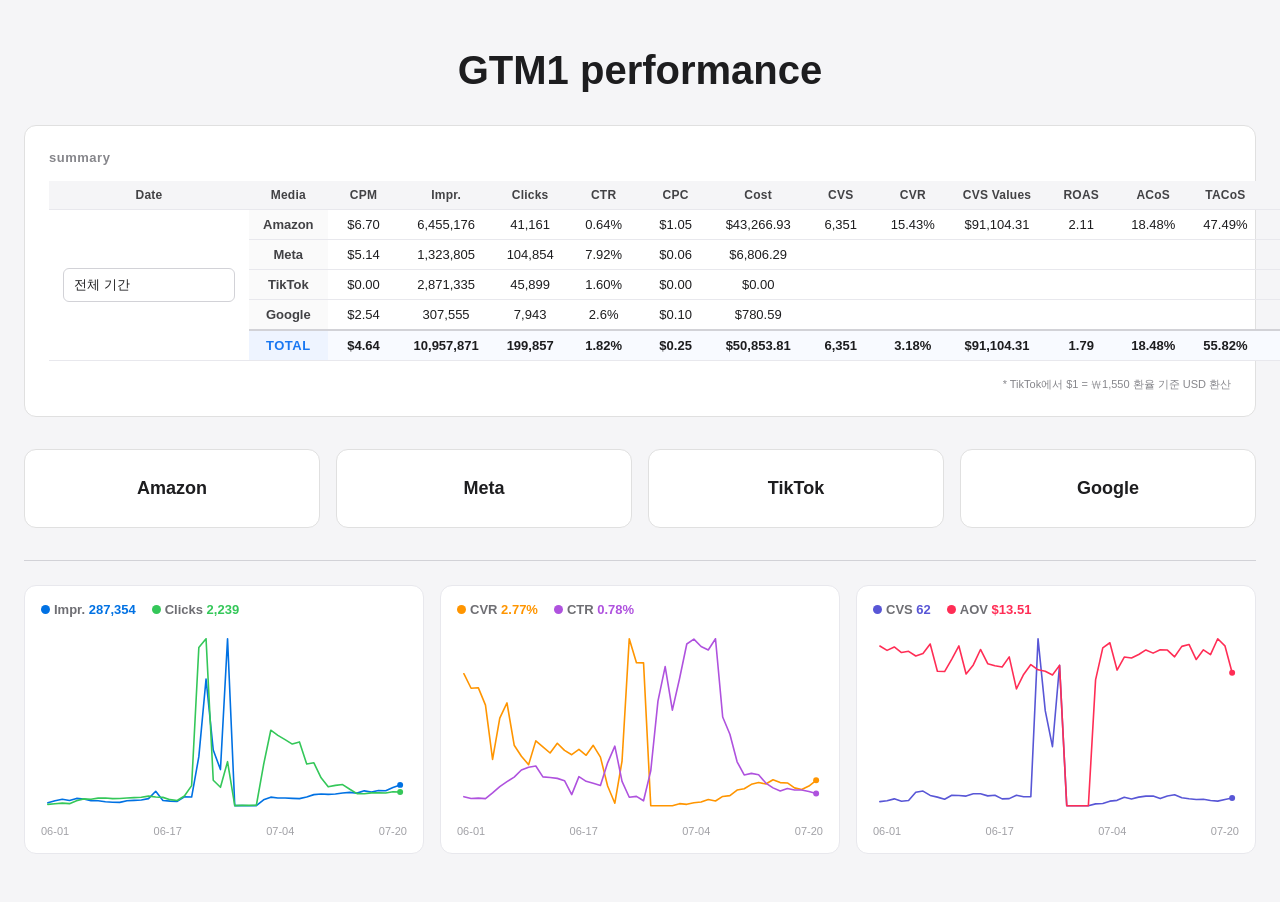
<file: index.html>
<!DOCTYPE html>
<html lang="ko">
<head>
  <meta charset="UTF-8">
  <meta name="viewport" content="width=device-width, initial-scale=1.0">
  <title>GTM1_퍼포먼스</title>
  <link rel="stylesheet" href="shared/kpi-summary.css">
  <style>
    * { margin: 0; padding: 0; box-sizing: border-box; }
    body {
      font-family: -apple-system, BlinkMacSystemFont, "Segoe UI", Roboto, sans-serif;
      background-color: #f5f5f7;
      color: #1d1d1f;
      min-height: 100vh;
      padding: 48px 24px;
    }
    .container { max-width: 1800px; margin: 0 auto; }
    h1 {
      font-size: 2.5rem;
      font-weight: 700;
      margin-bottom: 32px;
      text-align: center;
    }
    .pm-load-error {
      margin-bottom: 16px;
      padding: 12px 14px;
      border-radius: 10px;
      background: #fff2f2;
      color: #b42318;
      font-size: 0.875rem;
      line-height: 1.5;
      display: none;
      white-space: pre-wrap;
    }
    .pm-load-error.is-visible { display: block; }
    .summary-box {
      background: #fff;
      border: 1px solid #e0e0e0;
      border-radius: 12px;
      padding: 24px;
      margin-bottom: 32px;
    }
    .summary-label {
      font-size: 0.8125rem;
      font-weight: 600;
      text-transform: lowercase;
      letter-spacing: 0.04em;
      color: #86868b;
      margin-bottom: 16px;
    }
    .summary-content .kpi-summary-section {
      margin-bottom: 0;
      border: none;
      border-radius: 0;
      background: transparent;
    }
    .summary-kpi-footnote {
      margin-top: 12px;
      text-align: right;
      font-size: 0.6875rem;
      color: #86868b;
    }
    .platform-nav {
      display: grid;
      grid-template-columns: repeat(4, 1fr);
      gap: 16px;
    }
    .platform-card {
      display: flex;
      align-items: center;
      justify-content: center;
      background: #fff;
      border: 1px solid #e0e0e0;
      border-radius: 12px;
      padding: 28px 16px;
      font-size: 1.125rem;
      font-weight: 600;
      color: #1d1d1f;
      text-decoration: none;
      transition: box-shadow 0.2s, transform 0.2s, border-color 0.2s;
    }
    .platform-card:hover {
      box-shadow: 0 4px 16px rgba(0, 0, 0, 0.08);
      transform: translateY(-2px);
      border-color: #c8c8cc;
    }
    .platform-card.meta:hover {
      border-color: #1877f2;
      box-shadow: 0 4px 20px rgba(24, 119, 242, 0.15);
    }
    .pm-divider {
      border: none;
      border-top: 1px solid #d2d2d7;
      margin: 32px 0 24px;
    }
    .pm-charts {
      margin-top: 0;
    }
    .pm-charts-row {
      display: grid;
      grid-template-columns: repeat(3, 1fr);
      gap: 16px;
    }
    .pm-chart {
      min-width: 0;
      min-height: 260px;
      border: 1px solid #e8e8ed;
      border-radius: 12px;
      background: #fff;
      padding: 16px;
      display: flex;
      flex-direction: column;
    }
    .pm-chart-head {
      display: flex;
      flex-wrap: wrap;
      gap: 6px 16px;
      margin-bottom: 8px;
    }
    .pm-chart-legend-item {
      font-size: 0.8125rem;
      font-weight: 600;
      color: #6e6e73;
      white-space: nowrap;
    }
    .pm-legend-dot {
      display: inline-block;
      width: 9px;
      height: 9px;
      border-radius: 50%;
      margin-right: 4px;
      vertical-align: baseline;
    }
    .pm-chart svg {
      display: block;
      width: 100%;
      height: 180px;
      flex: 1;
      overflow: visible;
      cursor: crosshair;
    }
    .pm-chart-dates {
      display: flex;
      justify-content: space-between;
      font-size: 0.6875rem;
      color: #a1a1a6;
      margin-top: 6px;
    }
    .pm-chart-empty {
      display: flex;
      align-items: center;
      justify-content: center;
      flex: 1;
      font-size: 0.875rem;
      color: #86868b;
    }
    .pm-chart-tip {
      position: fixed;
      z-index: 1000;
      padding: 6px 9px;
      background: #1d1d1f;
      color: #fff;
      border-radius: 6px;
      font-size: 0.75rem;
      line-height: 1.6;
      white-space: nowrap;
      box-shadow: 0 6px 18px rgba(0, 0, 0, 0.25);
      opacity: 0;
      visibility: hidden;
      transition: opacity 0.1s ease;
      pointer-events: none;
    }
    .pm-chart-tip.visible {
      opacity: 1;
      visibility: visible;
    }
    .pm-chart-tip .tip-date {
      color: #c7c7cc;
      margin-bottom: 2px;
    }
    .pm-chart-tip .tip-dot {
      display: inline-block;
      width: 7px;
      height: 7px;
      border-radius: 50%;
      margin-right: 4px;
      vertical-align: baseline;
    }
    @media (max-width: 768px) {
      .platform-nav { grid-template-columns: repeat(2, 1fr); }
      .pm-charts-row { grid-template-columns: 1fr; }
    }
    @media (max-width: 480px) {
      .platform-nav { grid-template-columns: 1fr; }
      h1 { font-size: 2rem; }
    }
  </style>
</head>
<body>
  <div class="container">
    <h1>GTM1 performance</h1>

    <div class="pm-load-error" id="pm-load-error" role="alert"></div>

    <section class="summary-box" aria-label="summary">
      <h2 class="summary-label">summary</h2>
      <div class="summary-content" id="pm-kpi-summary-root"></div>
      <p class="summary-kpi-footnote">* TikTok에서 $1 = ₩1,550 환율 기준 USD 환산</p>
    </section>

    <nav class="platform-nav" aria-label="플랫폼 선택">
      <a href="Amazon.html" class="platform-card">Amazon</a>
      <a href="Meta.html" class="platform-card meta">Meta</a>
      <a href="TikTok.html" class="platform-card">TikTok</a>
      <a href="Google.html" class="platform-card">Google</a>
    </nav>

    <hr class="pm-divider">

    <section class="pm-charts" aria-label="차트">
      <div class="pm-charts-row">
        <div class="pm-chart" id="pm-chart-1"></div>
        <div class="pm-chart" id="pm-chart-2"></div>
        <div class="pm-chart" id="pm-chart-3"></div>
      </div>
    </section>
  </div>

  <script src="Amazon/data.js"></script>
  <script src="Meta/data.js"></script>
  <script src="TikTok/data.js"></script>
  <script src="Google/data.js"></script>
  <script src="shared/data-loader.js"></script>
  <script src="shared/column-resolver.js"></script>
  <script src="shared/chart-axis-dates.js"></script>
  <script src="shared/date-range-picker.js"></script>
  <script src="shared/kpi-summary.js"></script>
  <script src="shared/pm-kpi-engine.js"></script>
  <script>
    const pmLoadError = document.getElementById("pm-load-error");

    function showPmLoadError(message) {
      if (!pmLoadError) return;
      pmLoadError.textContent = message || "";
      pmLoadError.classList.toggle("is-visible", Boolean(message));
    }

    mountKpiSummary("pm-kpi-summary-root", "pm", {
      typeRows: ["Amazon", "Meta", "TikTok", "Google", "TOTAL"],
      typeColumnLabel: "Media"
    });

    function escapeHtml(str) {
      return String(str ?? "").replace(/[&<>"']/g, (ch) => ({
        "&": "&amp;", "<": "&lt;", ">": "&gt;", '"': "&quot;", "'": "&#39;"
      }[ch]));
    }

    const pmFmtInt = (v) => Math.round(Number(v || 0)).toLocaleString();
    const pmFmtPct = (v) => `${(Number(v || 0) * 100).toFixed(2)}%`;
    const pmFmtUsd = (v) => `$${Number(v || 0).toLocaleString(undefined, { minimumFractionDigits: 2, maximumFractionDigits: 2 })}`;

    const PM_CHART_DEFS = [
      {
        id: "pm-chart-1",
        metrics: [
          { key: "impr", label: "Impr.", color: "#0071e3", fmt: pmFmtInt },
          { key: "clicks", label: "Clicks", color: "#34c759", fmt: pmFmtInt }
        ]
      },
      {
        id: "pm-chart-2",
        metrics: [
          { key: "cvr", label: "CVR", color: "#ff9500", fmt: pmFmtPct },
          { key: "ctr", label: "CTR", color: "#af52de", fmt: pmFmtPct }
        ]
      },
      {
        id: "pm-chart-3",
        metrics: [
          { key: "cvs", label: "CVS", color: "#5856d6", fmt: pmFmtInt },
          { key: "aov", label: "AOV", color: "#ff2d55", fmt: pmFmtUsd }
        ]
      }
    ];

    const PM_SPARK = { W: 320, H: 170, padX: 6, padY: 12 };
    let pmChartSeries = [];

    function pmMetricYFn(series, metric) {
      const vals = series.map((r) => Number(r[metric.key] || 0));
      const max = Math.max(...vals, 0);
      const min = Math.min(...vals, 0);
      const range = max - min || 1;
      const innerH = PM_SPARK.H - PM_SPARK.padY * 2;
      return (v) => PM_SPARK.padY + innerH - ((v - min) / range) * innerH;
    }

    function pmXAt(index, n) {
      if (n <= 1) return PM_SPARK.W / 2;
      const innerW = PM_SPARK.W - PM_SPARK.padX * 2;
      return PM_SPARK.padX + (index / (n - 1)) * innerW;
    }

    function buildPmChartSvg(series, metrics) {
      const { W, H, padY } = PM_SPARK;
      const n = series.length;
      const markerLine = `<line class="pm-marker-line" x1="0" y1="${padY}" x2="0" y2="${H - padY}" stroke="#c7c7cc" stroke-width="1" stroke-dasharray="3 3" vector-effect="non-scaling-stroke" opacity="0"></line>`;
      let inner = "";

      metrics.forEach((metric, mi) => {
        const vals = series.map((r) => Number(r[metric.key] || 0));
        const yAt = pmMetricYFn(series, metric);
        if (n === 1) {
          inner += `<circle cx="${pmXAt(0, n).toFixed(1)}" cy="${yAt(vals[0]).toFixed(1)}" r="3" fill="${metric.color}"></circle>`;
        } else {
          const pts = vals.map((v, i) => `${pmXAt(i, n).toFixed(1)},${yAt(v).toFixed(1)}`);
          inner += `<path d="M${pts.join(" L")}" fill="none" stroke="${metric.color}" stroke-width="1.6" stroke-linejoin="round" stroke-linecap="round" vector-effect="non-scaling-stroke"></path>`;
          inner += `<circle cx="${pmXAt(n - 1, n).toFixed(1)}" cy="${yAt(vals[n - 1]).toFixed(1)}" r="2.6" fill="${metric.color}" vector-effect="non-scaling-stroke"></circle>`;
        }
        inner += `<circle class="pm-marker-dot" data-line="${mi}" cx="0" cy="0" r="3.2" fill="#fff" stroke="${metric.color}" stroke-width="1.6" vector-effect="non-scaling-stroke" opacity="0"></circle>`;
      });

      return `<svg viewBox="0 0 ${W} ${H}" preserveAspectRatio="none">${markerLine}${inner}</svg>`;
    }

    function renderPmCharts() {
      const range = window.KpiSummary ? window.KpiSummary.getDateRange() : { start: "", end: "" };
      const series = (window.PmKpiEngine && window.PmKpiEngine.buildPmDailySeries)
        ? window.PmKpiEngine.buildPmDailySeries(range.start, range.end)
        : [];
      pmChartSeries = series;

      PM_CHART_DEFS.forEach((def) => {
        const el = document.getElementById(def.id);
        if (!el) return;
        if (!series.length) {
          el.innerHTML = `<div class="pm-chart-empty">데이터가 없습니다.</div>`;
          return;
        }
        const legend = def.metrics.map((m) => {
          const latest = Number(series[series.length - 1][m.key] || 0);
          return `<span class="pm-chart-legend-item"><span class="pm-legend-dot" style="background:${m.color}"></span>${escapeHtml(m.label)} <strong style="color:${m.color}">${escapeHtml(m.fmt(latest))}</strong></span>`;
        }).join("");
        el.innerHTML = [
          `<div class="pm-chart-head">${legend}</div>`,
          buildPmChartSvg(series, def.metrics),
          window.PerformanceChartAxis.buildAxisDatesHtml(series, "pm-chart-dates", escapeHtml)
        ].join("");
      });
    }

    (function initPmChartHover() {
      let tip = null;
      const getTip = () => {
        if (!tip) {
          tip = document.createElement("div");
          tip.className = "pm-chart-tip";
          document.body.appendChild(tip);
        }
        return tip;
      };
      const clearMarkers = () => {
        document.querySelectorAll(".pm-chart .pm-marker-line, .pm-chart .pm-marker-dot")
          .forEach((el) => el.setAttribute("opacity", "0"));
      };
      const hide = () => {
        if (tip) tip.classList.remove("visible");
        clearMarkers();
      };
      const defById = (id) => PM_CHART_DEFS.find((d) => d.id === id);

      document.addEventListener("mousemove", (e) => {
        const chart = e.target.closest ? e.target.closest(".pm-chart") : null;
        if (!chart) { hide(); return; }
        const def = defById(chart.id);
        const series = pmChartSeries;
        if (!def || !series || !series.length) { hide(); return; }
        const svg = chart.querySelector("svg");
        if (!svg) { hide(); return; }

        const rect = svg.getBoundingClientRect();
        if (!rect.width) { hide(); return; }
        let ratio = (e.clientX - rect.left) / rect.width;
        ratio = Math.max(0, Math.min(1, ratio));
        const n = series.length;
        const index = n <= 1 ? 0 : Math.round(ratio * (n - 1));
        const row = series[index];
        if (!row) { hide(); return; }

        clearMarkers();
        const mx = pmXAt(index, n);
        const line = svg.querySelector(".pm-marker-line");
        if (line) {
          line.setAttribute("x1", mx.toFixed(1));
          line.setAttribute("x2", mx.toFixed(1));
          line.setAttribute("opacity", "0.7");
        }
        def.metrics.forEach((metric, mi) => {
          const yAt = pmMetricYFn(series, metric);
          const my = yAt(Number(row[metric.key] || 0));
          const dot = svg.querySelector(`.pm-marker-dot[data-line="${mi}"]`);
          if (dot) {
            dot.setAttribute("cx", mx.toFixed(1));
            dot.setAttribute("cy", my.toFixed(1));
            dot.setAttribute("opacity", "1");
          }
        });

        const el = getTip();
        const rowsHtml = def.metrics.map((m) =>
          `<div><span class="tip-dot" style="background:${m.color}"></span>${escapeHtml(m.label)} <strong>${escapeHtml(m.fmt(Number(row[m.key] || 0)))}</strong></div>`
        ).join("");
        el.innerHTML = `<div class="tip-date">${escapeHtml(row.date)}</div>${rowsHtml}`;
        el.classList.add("visible");
        const tipRect = el.getBoundingClientRect();
        let left = e.clientX + 14;
        if (left + tipRect.width > window.innerWidth - 8) left = e.clientX - tipRect.width - 14;
        if (left < 8) left = 8;
        let top = e.clientY - tipRect.height - 12;
        if (top < 8) top = e.clientY + 16;
        el.style.left = `${left}px`;
        el.style.top = `${top}px`;
      });

      window.addEventListener("scroll", hide, true);
    })();

    if (window.KpiSummary) {
      window.KpiSummary.onDateChange = () => {
        if (window.PmKpiEngine) window.PmKpiEngine.refreshPmKpiSummary();
        renderPmCharts();
      };
    }

    async function initPmPage() {
      showPmLoadError("");
      if (!window.PmKpiEngine) return;
      try {
        await window.PmKpiEngine.initPmKpiSummary();
        renderPmCharts();
      } catch (error) {
        showPmLoadError(error && error.message ? error.message : String(error));
      }
    }

    initPmPage();
  </script>
</body>
</html>
</file>
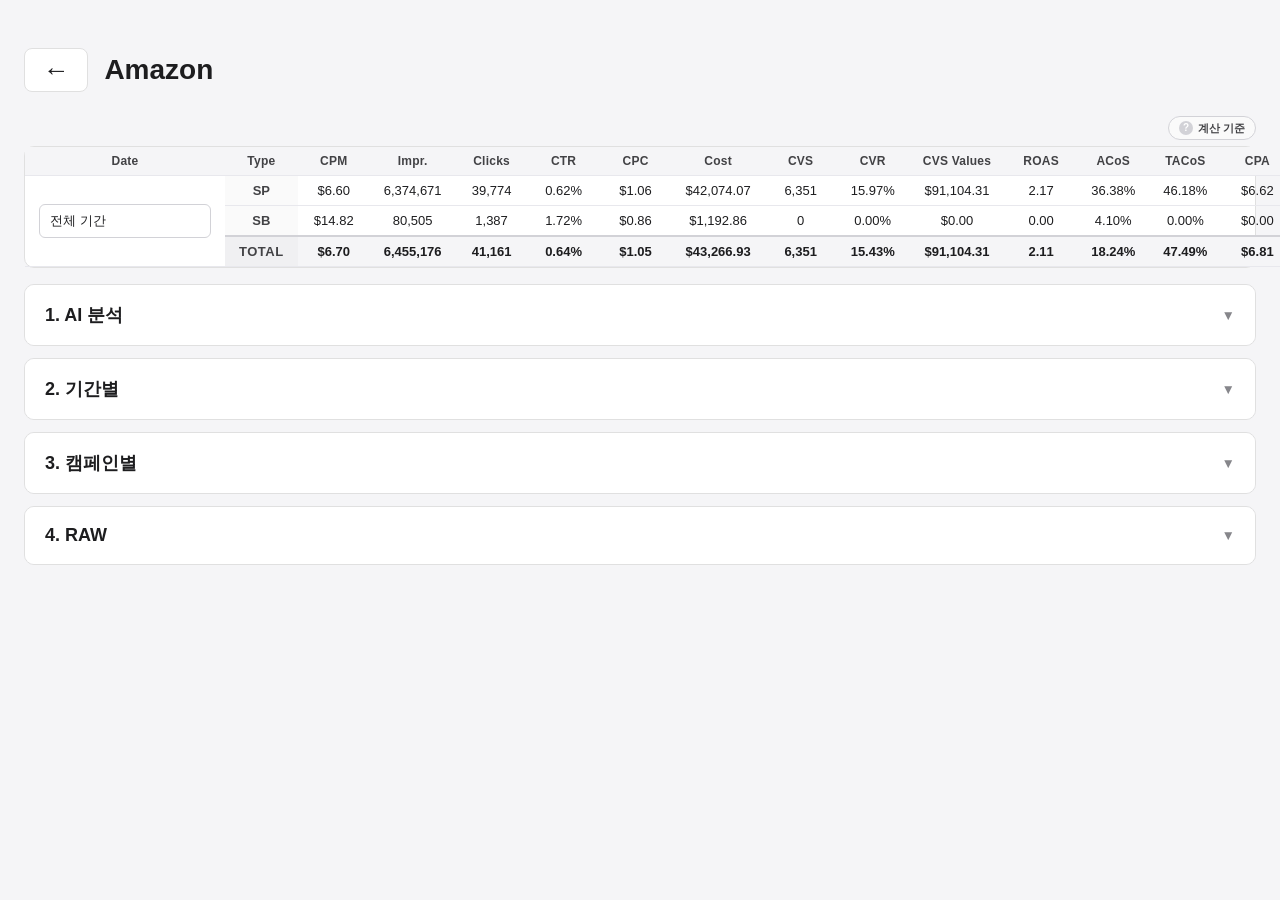
<file: Amazon.html>
<!DOCTYPE html>
<html lang="ko">
<head>
  <meta charset="UTF-8">
  <meta name="viewport" content="width=device-width, initial-scale=1.0">
  <title>Amazon · GTM1_퍼포먼스</title>
  <style>
    * {
      margin: 0;
      padding: 0;
      box-sizing: border-box;
    }

    body {
      font-family: -apple-system, BlinkMacSystemFont, "Segoe UI", Roboto, sans-serif;
      background-color: #f5f5f7;
      color: #1d1d1f;
      min-height: 100vh;
      padding: 48px 24px;
    }

    .container {
      max-width: 1800px;
      margin: 0 auto;
    }

    h1 {
      font-size: 2.5rem;
      font-weight: 700;
      margin-bottom: 40px;
      text-align: center;
    }

    .page-header {
      display: flex;
      align-items: center;
      justify-content: space-between;
      margin-bottom: 24px;
      gap: 16px;
    }

    .page-header-left {
      display: flex;
      align-items: center;
      gap: 16px;
    }

    .back-link {
      display: inline-flex;
      align-items: center;
      justify-content: center;
      gap: 6px;
      font-size: 1.65rem;
      font-weight: 900;
      line-height: 1;
      color: #1d1d1f;
      text-decoration: none;
      padding: 8px 18px;
      border-radius: 8px;
      background: #fff;
      border: 1px solid #e0e0e0;
      transition: background 0.2s;
    }

    .back-link:hover {
      background: #f5f5f7;
    }

    .page-title {
      font-size: 1.75rem;
      font-weight: 700;
      margin-bottom: 0;
      text-align: left;
    }

    .meta-page-content {
      display: flex;
      flex-direction: column;
      gap: 12px;
    }

    .meta-accordion {
      background: #fff;
      border: 1px solid #e0e0e0;
      border-radius: 10px;
      overflow: hidden;
    }

    .meta-accordion-header {
      width: 100%;
      display: flex;
      align-items: center;
      justify-content: space-between;
      padding: 18px 20px;
      background: #fff;
      border: none;
      font-size: 1.125rem;
      font-weight: 600;
      cursor: pointer;
      text-align: left;
      color: #1d1d1f;
      transition: background 0.2s;
    }

    .meta-accordion-header:hover {
      background: #fafafa;
    }

    .meta-accordion.open .meta-accordion-header {
      border-bottom: 1px solid #e8e8ed;
    }

    .meta-accordion-header .chevron {
      font-size: 0.85rem;
      color: #86868b;
      transition: transform 0.2s;
    }

    .meta-accordion.open .meta-accordion-header .chevron {
      transform: rotate(180deg);
    }

    .meta-accordion.open {
      overflow: visible;
    }

    .meta-accordion-body {
      display: none;
      padding: 20px;
      overflow: visible;
    }

    .meta-accordion.open .meta-accordion-body {
      display: block;
      overflow: visible;
    }

    .meta-toolbar {
      display: flex;
      flex-wrap: wrap;
      gap: 12px;
      align-items: center;
      justify-content: space-between;
      margin-bottom: 16px;
    }

    .meta-info {
      font-size: 0.875rem;
      color: #6e6e73;
    }

    .meta-info strong {
      color: #1d1d1f;
    }

    .meta-actions {
      display: flex;
      flex-wrap: wrap;
      gap: 8px;
      align-items: center;
    }

    .meta-search {
      padding: 8px 12px;
      border: 1px solid #d2d2d7;
      border-radius: 8px;
      font-size: 0.875rem;
      min-width: 220px;
    }

    .meta-search:focus {
      outline: none;
      border-color: #1877f2;
      box-shadow: 0 0 0 3px rgba(24, 119, 242, 0.15);
    }

    .btn {
      padding: 8px 14px;
      border: 1px solid #d2d2d7;
      border-radius: 8px;
      background: #fff;
      font-size: 0.875rem;
      cursor: pointer;
    }

    .btn:hover {
      background: #f5f5f7;
    }

    .filter-grid {
      display: grid;
      grid-template-columns: repeat(auto-fill, minmax(180px, 1fr));
      gap: 10px;
      margin-bottom: 16px;
      padding: 16px;
      background: #f9f9fb;
      border-radius: 10px;
      position: relative;
      z-index: 20;
      overflow: visible;
    }

    .filter-item label {
      display: block;
      font-size: 0.75rem;
      color: #6e6e73;
      margin-bottom: 4px;
    }

    .filter-item input,
    .filter-item select {
      width: 100%;
      padding: 7px 10px;
      border: 1px solid #d2d2d7;
      border-radius: 6px;
      font-size: 0.8125rem;
    }

    .filter-item-date {
      position: relative;
      z-index: 1;
    }

    .filter-item-date:hover,
    .filter-item-date:focus-within {
      z-index: 200;
    }

    .date-range-wrap {
      position: relative;
    }

    .date-range-trigger {
      width: 100%;
      padding: 7px 10px;
      border: 1px solid #d2d2d7;
      border-radius: 6px;
      background: #fff;
      font-size: 0.8125rem;
      color: #1d1d1f;
      cursor: pointer;
      white-space: nowrap;
      overflow: hidden;
      text-overflow: ellipsis;
    }

    .date-range-wrap:hover .date-range-popover,
    .date-range-wrap:focus-within .date-range-popover,
    .date-range-wrap.open .date-range-popover {
      display: block;
    }

    .date-range-wrap.open .date-range-trigger,
    .date-range-wrap:hover .date-range-trigger,
    .date-range-wrap:focus-within .date-range-trigger {
      border-color: #1877f2;
    }

    .date-range-popover {
      display: none;
      position: absolute;
      top: calc(100% + 4px);
      left: 0;
      z-index: 200;
      width: 220px;
      padding: 8px;
      border: 1px solid #d2d2d7;
      border-radius: 8px;
      background: #fff;
      box-shadow: 0 6px 20px rgba(0, 0, 0, 0.12);
    }

    .date-range-wrap::before {
      content: '';
      display: none;
      position: absolute;
      left: 0;
      right: 0;
      top: 100%;
      height: 6px;
    }

    .date-range-wrap.open::before,
    .date-range-wrap:hover::before,
    .date-range-wrap:focus-within::before {
      display: block;
    }

    .date-range-hint {
      font-size: 0.6875rem;
      color: #86868b;
      margin-bottom: 6px;
      text-align: center;
    }

    .date-range-nav {
      display: flex;
      align-items: center;
      justify-content: space-between;
      margin-bottom: 4px;
    }

    .date-range-nav button {
      border: none;
      background: transparent;
      cursor: pointer;
      padding: 2px 6px;
      border-radius: 4px;
      color: #1d1d1f;
      font-size: 0.75rem;
    }

    .date-range-nav button:hover {
      background: #f0f0f0;
    }

    .date-range-nav button:disabled {
      opacity: 0.35;
      cursor: not-allowed;
    }

    .date-range-month {
      font-size: 0.75rem;
      font-weight: 600;
    }

    .date-range-weekdays,
    .date-range-days {
      display: grid;
      grid-template-columns: repeat(7, 1fr);
      gap: 1px;
    }

    .date-range-weekdays span {
      text-align: center;
      font-size: 0.625rem;
      color: #86868b;
      padding: 2px 0;
    }

    .date-day {
      height: 22px;
      border: none;
      background: transparent;
      border-radius: 4px;
      font-size: 0.6875rem;
      color: #c7c7cc;
      cursor: default;
      padding: 0;
      line-height: 22px;
    }

    .date-day.available {
      color: #1d1d1f;
      cursor: pointer;
    }

    .date-day.available:hover {
      background: #eef4ff;
    }

    .date-day.in-range {
      background: #e7f3ff;
      color: #1d1d1f;
      border-radius: 0;
    }

    .date-day.range-start,
    .date-day.range-end {
      background: #1877f2;
      color: #fff;
    }

    .date-day.range-start {
      border-radius: 4px 0 0 4px;
    }

    .date-day.range-end {
      border-radius: 0 4px 4px 0;
    }

    .date-day.range-start.range-end {
      border-radius: 4px;
    }

    .date-day.empty {
      visibility: hidden;
    }

    .date-range-actions {
      display: flex;
      justify-content: flex-end;
      margin-top: 6px;
    }

    .date-range-actions .btn-clear {
      font-size: 0.6875rem;
      padding: 3px 8px;
      color: #1877f2;
      border-color: transparent;
      background: transparent;
    }

    .date-range-actions .btn-clear:hover {
      background: #eef4ff;
    }

    .table-wrap {
      overflow: auto;
      max-height: 560px;
      border: 1px solid #e0e0e0;
      border-radius: 10px;
      position: relative;
      z-index: 1;
    }

    .daily-charts {
      display: grid;
      grid-template-columns: repeat(6, 1fr);
      gap: 8px;
      margin-top: 14px;
    }

    .daily-charts:empty {
      display: none;
    }

    .daily-chart {
      min-width: 0;
      border: 1px solid #e8e8ed;
      border-radius: 8px;
      padding: 8px 9px 6px;
      background: #fff;
    }

    .daily-chart-head {
      display: flex;
      align-items: baseline;
      justify-content: space-between;
      gap: 4px;
    }

    .daily-chart-title {
      font-size: 0.6875rem;
      font-weight: 700;
      color: #6e6e73;
      white-space: nowrap;
    }

    .daily-chart-value {
      font-size: 0.6875rem;
      font-weight: 600;
      color: #1d1d1f;
      white-space: nowrap;
      overflow: hidden;
      text-overflow: ellipsis;
    }

    .daily-chart svg {
      display: block;
      width: 100%;
      height: 60px;
      margin-top: 5px;
      overflow: visible;
      cursor: crosshair;
    }

    .daily-chart-tip {
      position: fixed;
      z-index: 1000;
      padding: 5px 8px;
      background: #1d1d1f;
      color: #fff;
      border-radius: 6px;
      font-size: 0.6875rem;
      line-height: 1.55;
      white-space: nowrap;
      box-shadow: 0 6px 18px rgba(0, 0, 0, 0.25);
      opacity: 0;
      visibility: hidden;
      transition: opacity 0.1s ease;
      pointer-events: none;
    }

    .daily-chart-tip.visible {
      opacity: 1;
      visibility: visible;
    }

    .daily-chart-tip .tip-date {
      color: #c7c7cc;
      margin-bottom: 1px;
    }

    .daily-chart-tip .tip-dot {
      display: inline-block;
      width: 7px;
      height: 7px;
      border-radius: 50%;
      margin-right: 3px;
      vertical-align: baseline;
    }

    .daily-chart-dates {
      display: flex;
      justify-content: space-between;
      gap: 4px;
      font-size: 0.5625rem;
      color: #a1a1a6;
      margin-top: 3px;
    }

    .daily-charts-empty {
      grid-column: 1 / -1;
      font-size: 0.8125rem;
      color: #86868b;
      padding: 8px 0;
    }

    @media (max-width: 1100px) {
      .daily-charts {
        grid-template-columns: repeat(3, 1fr);
      }
    }

    @media (max-width: 640px) {
      .daily-charts {
        grid-template-columns: repeat(2, 1fr);
      }
    }

    table {
      width: 100%;
      border-collapse: collapse;
      font-size: 0.8125rem;
    }

    thead th {
      position: sticky;
      top: 0;
      background: #f5f5f7;
      z-index: 1;
      padding: 10px 12px;
      text-align: left;
      border-bottom: 2px solid #e0e0e0;
      white-space: nowrap;
      cursor: pointer;
      user-select: none;
    }

    thead th:hover {
      background: #ebebef;
    }

    thead th .sort-icon {
      margin-left: 4px;
      color: #86868b;
      font-size: 0.7rem;
    }

    tbody td {
      padding: 8px 12px;
      border-bottom: 1px solid #f0f0f0;
      max-width: 280px;
      overflow: hidden;
      text-overflow: ellipsis;
      white-space: nowrap;
    }

    tbody tr:hover {
      background: #fafafa;
    }

    .num {
      text-align: right;
      font-variant-numeric: tabular-nums;
    }

    .meta-status {
      padding: 24px;
      text-align: center;
      color: #6e6e73;
    }

    .meta-status.error {
      color: #d70015;
    }

    .pagination {
      display: flex;
      align-items: center;
      justify-content: space-between;
      margin-top: 12px;
      font-size: 0.875rem;
      color: #6e6e73;
    }

    .pagination-controls {
      display: flex;
      gap: 8px;
      align-items: center;
    }

    .pagination-controls select {
      padding: 6px 8px;
      border: 1px solid #d2d2d7;
      border-radius: 6px;
    }

    .stats-table thead th {
      position: sticky;
      background: #f5f5f7;
      z-index: 2;
      cursor: default;
      text-align: center;
    }

    thead th[data-sort-key] {
      cursor: pointer;
    }

    thead th[data-sort-key]:hover {
      background: #ebebef;
    }

    .stats-table thead th[data-sort-key] {
      cursor: pointer;
    }

    .stats-table thead th[data-sort-key]:hover {
      background: #ebebef;
    }

    .stats-table thead tr:first-child th {
      top: 0;
      z-index: 3;
    }

    .stats-table tbody tr.subtotal td {
      background: #f5f5f7;
      font-weight: 600;
    }

    #daily-tfoot td {
      position: sticky;
      bottom: 0;
      z-index: 2;
      padding: 8px 12px;
      background: #f5f5f7;
      color: #1d1d1f;
      font-weight: 700;
      white-space: nowrap;
      border-top: 1px solid #d2d2d7;
    }

    .adtype-badge {
      display: inline-flex;
      align-items: center;
      justify-content: center;
      min-width: 34px;
      padding: 2px 8px;
      border-radius: 999px;
      font-size: 0.75rem;
      font-weight: 700;
      letter-spacing: 0.01em;
      color: #fff;
    }

    .adtype-badge.sp {
      background: #ff9900;
    }

    .adtype-badge.sb {
      background: #232f3e;
    }

    .ai-analysis-grid {
      display: flex;
      flex-direction: column;
      gap: 12px;
      background: transparent;
    }

    .ai-analysis-block {
      border: 1px solid #e8e8ed;
      border-radius: 10px;
      overflow: hidden;
      background: #fff;
    }

    .ai-analysis-row-toggle {
      width: 100%;
      display: flex;
      align-items: center;
      justify-content: space-between;
      gap: 12px;
      padding: 14px 20px;
      background: #f5f5f7;
      border: none;
      cursor: pointer;
      font: inherit;
      box-sizing: border-box;
    }

    .ai-analysis-row-toggle:hover {
      background: #efeff2;
    }

    .ai-analysis-row-toggle .chevron {
      font-size: 0.75rem;
      color: #86868b;
      transition: transform 0.2s ease;
      flex-shrink: 0;
    }

    .ai-analysis-row-block.open .ai-analysis-row-toggle .chevron {
      transform: rotate(180deg);
    }

    .ai-analysis-collapsible-body {
      display: none;
    }

    .ai-analysis-row-block.open .ai-analysis-collapsible-body {
      display: block;
    }

    .ai-analysis-collapsible-body .ai-analysis-data-row {
      grid-template-columns: 88px minmax(0, 1fr) minmax(0, 1fr);
    }

    .ai-analysis-header-row {
      display: grid;
      grid-template-columns: 88px minmax(0, 1fr) minmax(0, 1fr);
      align-items: stretch;
    }

    .ai-analysis-data-row {
      display: grid;
      grid-template-columns: 88px minmax(0, 1fr) minmax(0, 1fr);
      align-items: start;
    }

    .ai-analysis-corner {
      background: #f5f5f7;
      border-right: 1px solid #e8e8ed;
      min-height: 88px;
      box-sizing: border-box;
    }

    .ai-analysis-head {
      background: #f5f5f7;
      border-right: 1px solid #e8e8ed;
      padding: 16px 20px;
      min-height: 88px;
      display: flex;
      flex-direction: column;
      justify-content: center;
      gap: 4px;
      box-sizing: border-box;
    }

    .ai-analysis-head-action2 {
      border-right: none;
    }

    .ai-analysis-label {
      background: #f5f5f7;
      border-right: 1px solid #e8e8ed;
      padding: 16px 12px;
      display: flex;
      align-items: flex-start;
      justify-content: center;
      align-self: stretch;
      font-size: 0.8125rem;
      font-weight: 700;
      color: #424245;
      box-sizing: border-box;
    }

    .ai-analysis-cell {
      border-right: 1px solid #e8e8ed;
      padding: 16px 20px;
      font-size: 0.875rem;
      color: #424245;
      line-height: 1.65;
      vertical-align: top;
      background: #f9f9fb;
      box-sizing: border-box;
    }

    .ai-analysis-cell-anchor {
      overflow: visible;
    }

    .ai-analysis-cell-scrollable {
      border-right: none;
      overflow-x: hidden;
      overflow-y: auto;
      box-sizing: border-box;
    }

    .ai-analysis-cell-scrollable::-webkit-scrollbar {
      width: 6px;
    }

    .ai-analysis-cell-scrollable::-webkit-scrollbar-thumb {
      background: #c7c7cc;
      border-radius: 3px;
    }

    .phrase-card-num {
      font-size: 0.75rem;
      font-weight: 600;
      letter-spacing: 0.04em;
      color: #86868b;
      text-transform: uppercase;
    }

    .phrase-card-title {
      font-size: 1rem;
      font-weight: 600;
      color: #1d1d1f;
      line-height: 1.35;
      margin: 0;
    }

    .phrase-md h2 {
      font-size: 0.9375rem;
      font-weight: 600;
      color: #1d1d1f;
      margin: 0 0 0.65em;
      line-height: 1.4;
    }

    .phrase-md ol {
      margin: 0;
      padding-left: 1.25em;
    }

    .phrase-md li {
      margin-bottom: 0.55em;
    }

    .phrase-md li:last-child {
      margin-bottom: 0;
    }

    .phrase-md strong {
      color: #1d1d1f;
      font-weight: 600;
    }

    .phrase-md p {
      margin: 0 0 0.75em;
    }

    .ai-summary-block {
      background: #fff;
      border: 1px solid #e8e8ed;
      border-radius: 8px;
      padding: 12px 14px;
      margin-bottom: 12px;
    }

    .ai-summary-block:last-child {
      margin-bottom: 0;
    }

    .ai-summary-block-title {
      font-size: 0.75rem;
      font-weight: 700;
      letter-spacing: 0.06em;
      color: #86868b;
      margin-bottom: 10px;
    }

    .ai-summary-campaign {
      padding: 10px 0;
      border-bottom: 1px solid #f0f0f2;
    }

    .ai-summary-campaign:last-child {
      border-bottom: none;
      padding-bottom: 0;
    }

    .ai-summary-campaign:first-of-type {
      padding-top: 0;
    }

    .ai-summary-campaign-head {
      display: flex;
      flex-wrap: wrap;
      align-items: baseline;
      gap: 6px;
      margin-bottom: 4px;
      line-height: 1.4;
    }

    .ai-summary-campaign-head strong {
      color: #1d1d1f;
      font-size: 0.8125rem;
      font-weight: 600;
      white-space: nowrap;
    }

    .ai-summary-campaign-name {
      font-weight: 600;
      color: #0066cc;
      font-size: 0.875rem;
      word-break: break-word;
    }

    .ai-summary-campaign-detail {
      font-size: 0.8125rem;
      color: #6e6e73;
      margin-bottom: 4px;
    }

    .ai-summary-campaign-note {
      font-size: 0.8125rem;
      color: #424245;
      line-height: 1.55;
    }

    .ai-summary-metrics {
      display: flex;
      flex-direction: column;
      gap: 0;
    }

    .ai-summary-metric {
      display: grid;
      grid-template-columns: 112px 1fr;
      gap: 10px;
      align-items: start;
      padding: 8px 0;
      border-bottom: 1px solid #f5f5f7;
    }

    .ai-summary-metric:last-child {
      border-bottom: none;
      padding-bottom: 0;
    }

    .ai-summary-metric-label {
      font-size: 0.8125rem;
      font-weight: 600;
      color: #1d1d1f;
      line-height: 1.45;
    }

    .ai-summary-metric-value {
      font-size: 0.8125rem;
      color: #424245;
      line-height: 1.55;
    }

    .ai-summary-tag {
      display: inline-block;
      padding: 1px 7px;
      border-radius: 4px;
      font-size: 0.75rem;
      font-weight: 600;
      background: #f5f5f7;
      color: #424245;
      margin-left: 4px;
      vertical-align: middle;
    }

    .ai-summary-tag.good {
      background: #e8f5e9;
      color: #2e7d32;
    }

    .ai-summary-tag.warn {
      background: #fff8e1;
      color: #f57f17;
    }

    .ai-summary-tag.bad {
      background: #ffebee;
      color: #c62828;
    }

    .ai-summary-block-title-row {
      display: flex;
      align-items: center;
      justify-content: space-between;
      gap: 8px;
      margin-bottom: 10px;
    }

    .ai-summary-block-title-row .ai-summary-block-title {
      margin-bottom: 0;
    }

    .criteria-info {
      position: relative;
      display: inline-flex;
      align-items: center;
      gap: 3px;
      font-size: 0.6875rem;
      font-weight: 600;
      color: #6e6e73;
      background: #f0f0f2;
      border-radius: 999px;
      padding: 2px 9px;
      cursor: help;
      white-space: nowrap;
      outline: none;
    }

    .criteria-info:hover,
    .criteria-info:focus-visible {
      background: #e3e3e6;
      color: #1d1d1f;
    }

    .criteria-tooltip {
      position: absolute;
      top: calc(100% + 8px);
      right: 0;
      z-index: 30;
      width: 240px;
      padding: 12px 14px;
      background: #1d1d1f;
      color: #fff;
      border-radius: 10px;
      box-shadow: 0 8px 24px rgba(0, 0, 0, 0.22);
      opacity: 0;
      visibility: hidden;
      transform: translateY(-4px);
      transition: opacity 0.15s ease, transform 0.15s ease, visibility 0.15s ease;
      font-weight: 400;
      text-align: left;
      white-space: normal;
      cursor: default;
    }

    .criteria-info:hover .criteria-tooltip,
    .criteria-info:focus-within .criteria-tooltip {
      opacity: 1;
      visibility: visible;
      transform: translateY(0);
    }

    .criteria-tooltip.criteria-tooltip-fixed {
      position: fixed;
      top: auto;
      bottom: auto;
      right: auto;
    }

    .criteria-tooltip-title {
      font-size: 0.75rem;
      font-weight: 700;
      margin-bottom: 5px;
      color: #fff;
    }

    .criteria-tooltip-title:not(:first-child) {
      margin-top: 12px;
    }

    .criteria-tooltip-row {
      display: flex;
      justify-content: space-between;
      gap: 12px;
      font-size: 0.75rem;
      line-height: 1.7;
      color: #c7c7cc;
    }

    .criteria-tooltip-row .lvl {
      font-weight: 600;
      color: #fff;
    }

    .criteria-tooltip-note {
      font-size: 0.75rem;
      line-height: 1.6;
      color: #c7c7cc;
    }

    .criteria-tooltip-note b {
      color: #fff;
      font-weight: 600;
    }

    .ai-strategy-list {
      display: flex;
      flex-direction: column;
      gap: 10px;
    }

    .ai-strategy-item {
      background: #fff;
      border: 1px solid #e8e8ed;
      border-radius: 8px;
      padding: 12px 14px;
    }

    .ai-strategy-head {
      display: flex;
      align-items: baseline;
      flex-wrap: wrap;
      gap: 8px;
      margin-bottom: 10px;
      padding-bottom: 8px;
      border-bottom: 1px solid #f0f0f2;
    }

    .ai-strategy-num {
      font-size: 0.75rem;
      font-weight: 700;
      color: #86868b;
      white-space: nowrap;
    }

    .ai-strategy-title {
      font-size: 0.875rem;
      font-weight: 600;
      color: #1d1d1f;
      line-height: 1.45;
    }

    .ai-strategy-row {
      display: grid;
      grid-template-columns: 72px 1fr;
      gap: 10px;
      padding: 5px 0;
    }

    .ai-strategy-label {
      font-size: 0.8125rem;
      font-weight: 600;
      color: #6e6e73;
      line-height: 1.5;
    }

    .ai-strategy-text {
      font-size: 0.8125rem;
      color: #424245;
      line-height: 1.6;
    }

    .ai-strategy-criteria-bar {
      display: flex;
      justify-content: flex-end;
      margin: 0 0 12px;
    }

    .strategy-criteria-badge {
      display: inline-flex;
      align-items: center;
      gap: 3px;
      font-size: 0.6875rem;
      font-weight: 600;
      color: #6e6e73;
      background: #f0f0f2;
      border-radius: 999px;
      padding: 3px 10px;
      cursor: help;
      white-space: nowrap;
      outline: none;
    }

    .strategy-criteria-badge:hover,
    .strategy-criteria-badge:focus-visible {
      background: #e3e3e6;
      color: #1d1d1f;
    }

    .strategy-criteria-tip {
      position: fixed;
      z-index: 1000;
      width: 260px;
      padding: 12px 14px;
      background: #1d1d1f;
      color: #fff;
      border-radius: 10px;
      box-shadow: 0 10px 28px rgba(0, 0, 0, 0.28);
      opacity: 0;
      visibility: hidden;
      transition: opacity 0.15s ease;
      font-size: 0.75rem;
      line-height: 1.6;
      pointer-events: none;
    }

    .strategy-criteria-tip.visible {
      opacity: 1;
      visibility: visible;
    }

    .strategy-criteria-tip .tip-title {
      font-size: 0.75rem;
      font-weight: 700;
      color: #fff;
      margin-bottom: 5px;
    }

    .strategy-criteria-tip .tip-desc {
      color: #c7c7cc;
    }

    .strategy-criteria-tip .tip-desc strong {
      color: #fff;
    }

    .ai-strategy-benefits {
      display: flex;
      flex-wrap: wrap;
      gap: 6px;
    }

    .ai-strategy-benefit-chip {
      display: inline-flex;
      align-items: center;
      font-size: 0.75rem;
      font-weight: 500;
      color: #1d6b3f;
      background: #e8f5ec;
      border-radius: 6px;
      padding: 3px 9px;
      line-height: 1.4;
    }

    .ai-strategy-title {
      flex: 1 1 auto;
    }

    .ai-strategy-actions {
      margin-left: auto;
      display: inline-flex;
      gap: 6px;
      white-space: nowrap;
    }

    .ai-strategy-btn {
      font-size: 0.6875rem;
      font-weight: 600;
      color: #515154;
      background: #f0f0f2;
      border: none;
      border-radius: 6px;
      padding: 3px 10px;
      cursor: pointer;
      transition: background 0.12s ease, color 0.12s ease;
    }

    .ai-strategy-btn:hover {
      background: #e3e3e6;
      color: #1d1d1f;
    }

    .ai-strategy-btn.danger {
      color: #c0362c;
    }

    .ai-strategy-btn.danger:hover {
      background: #ffe3df;
      color: #a52a22;
    }

    .ai-strategy-btn.primary {
      background: #0071e3;
      color: #fff;
    }

    .ai-strategy-btn.primary:hover {
      background: #0062c4;
      color: #fff;
    }

    .ai-strategy-edit {
      display: flex;
      flex-direction: column;
      gap: 3px;
    }

    .ai-strategy-edit-label {
      font-size: 0.6875rem;
      font-weight: 700;
      color: #86868b;
      margin-top: 6px;
    }

    .ai-strategy-input,
    .ai-strategy-textarea {
      width: 100%;
      box-sizing: border-box;
      font-family: inherit;
      font-size: 0.8125rem;
      color: #1d1d1f;
      border: 1px solid #d2d2d7;
      border-radius: 6px;
      padding: 6px 8px;
      background: #fff;
    }

    .ai-strategy-textarea {
      min-height: 90px;
      resize: vertical;
      line-height: 1.55;
    }

    .ai-strategy-input:focus,
    .ai-strategy-textarea:focus {
      outline: none;
      border-color: #0071e3;
      box-shadow: 0 0 0 3px rgba(0, 113, 227, 0.15);
    }

    .ai-strategy-edit-actions {
      display: flex;
      justify-content: flex-end;
      gap: 6px;
      margin-top: 10px;
    }

    .ai-strategy-restorebar {
      display: flex;
      align-items: center;
      justify-content: space-between;
      gap: 8px;
      margin: 0 0 10px;
      padding: 7px 10px;
      background: #fff8e6;
      border: 1px solid #f2e2b3;
      border-radius: 8px;
      font-size: 0.75rem;
      color: #8a6d1a;
    }

    .ai-strategy-restorebar .ai-strategy-btn {
      background: #fff;
      border: 1px solid #e6d38f;
      color: #8a6d1a;
    }

    .ai-strategy-restorebar .ai-strategy-btn:hover {
      background: #fdf3d6;
      color: #6b520f;
    }

    .ai-strategy-restorebar-actions {
      display: inline-flex;
      align-items: center;
      gap: 6px;
      white-space: nowrap;
    }

    .ai-strategy-restore-close {
      display: inline-flex;
      align-items: center;
      justify-content: center;
      width: 20px;
      height: 20px;
      padding: 0;
      font-size: 0.95rem;
      line-height: 1;
      color: #a3882f;
      background: transparent;
      border: none;
      border-radius: 5px;
      cursor: pointer;
      transition: background 0.12s ease, color 0.12s ease;
    }

    .ai-strategy-restore-close:hover {
      background: #f2e2b3;
      color: #6b520f;
    }

    .ai-strategy-empty {
      font-size: 0.8125rem;
      color: #86868b;
      padding: 8px 0 4px;
    }

    @media (max-width: 960px) {
      .ai-analysis-header-row,
      .ai-analysis-data-row {
        grid-template-columns: 72px minmax(0, 1fr);
      }

      .ai-analysis-head-action2 {
        grid-column: 2;
      }

      .ai-analysis-cell-scrollable {
        grid-column: 2;
      }
    }

    @media (max-width: 560px) {
      .ai-analysis-grid {
        gap: 10px;
      }

      .ai-analysis-header-row,
      .ai-analysis-data-row {
        grid-template-columns: 1fr;
      }

      .ai-analysis-corner,
      .ai-analysis-label {
        display: none;
      }

      .ai-analysis-head,
      .ai-analysis-cell {
        border-right: none;
      }

      .ai-analysis-head-action2,
      .ai-analysis-cell-scrollable {
        grid-column: 1;
      }

      .ai-analysis-cell-scrollable {
        max-height: none !important;
        overflow-y: visible !important;
      }
    }
  </style>
  <link rel="stylesheet" href="shared/kpi-summary.css">
  <style>
    .kpi-summary-table .kpi-type-cell.kpi-type-total {
      background: #f0f0f2;
      color: #424245;
    }

    .kpi-summary-table .kpi-type-row-total td:not(.kpi-type-cell):not(.kpi-summary-date) {
      background: #f5f5f7;
    }
  </style>
</head>
<body>
  <div class="container">
    <div class="page-header">
      <div class="page-header-left">
        <a href="index.html" class="back-link" aria-label="뒤로 가기" title="뒤로 가기">←</a>
        <h1 class="page-title">Amazon</h1>
      </div>
    </div>

    <div id="kpi-summary-root"></div>

    <div class="meta-page-content">
      <div class="meta-accordion" id="accordion-ai">
        <button type="button" class="meta-accordion-header" aria-expanded="false">
          <span>1. AI 분석</span>
          <span class="chevron">▼</span>
        </button>
        <div class="meta-accordion-body">
          <div class="ai-analysis-grid" id="ai-cards">
            <div class="ai-analysis-block">
              <div class="ai-analysis-header-row">
                <div class="ai-analysis-corner"></div>
                <div class="ai-analysis-head">
                  <span class="phrase-card-num">Action 1</span>
                  <span class="phrase-card-title" id="ai-card-1-title">캠페인 성과 요약</span>
                </div>
                <div class="ai-analysis-head ai-analysis-head-action2">
                  <span class="phrase-card-num">Action 2</span>
                  <span class="phrase-card-title" id="ai-card-2-title">새로운 캠페인 전략 제안</span>
                </div>
              </div>
            </div>

            <div class="ai-analysis-block ai-analysis-row-block" id="ai-block-sp">
              <button type="button" class="ai-analysis-row-toggle" aria-expanded="false" aria-controls="ai-body-sp">
                <span class="adtype-badge sp">SP</span>
                <span class="chevron">▼</span>
              </button>
              <div class="ai-analysis-collapsible-body" id="ai-body-sp">
                <div class="ai-analysis-data-row">
                  <div class="ai-analysis-label" aria-hidden="true"></div>
                  <div class="ai-analysis-cell phrase-md ai-analysis-cell-anchor" id="ai-card-1-sp">데이터를 분석하는 중...</div>
                  <div class="ai-analysis-cell phrase-md ai-analysis-cell-scrollable" id="ai-card-2-sp">데이터를 분석하는 중...</div>
                </div>
              </div>
            </div>

            <div class="ai-analysis-block ai-analysis-row-block" id="ai-block-sb">
              <button type="button" class="ai-analysis-row-toggle" aria-expanded="false" aria-controls="ai-body-sb">
                <span class="adtype-badge sb">SB</span>
                <span class="chevron">▼</span>
              </button>
              <div class="ai-analysis-collapsible-body" id="ai-body-sb">
                <div class="ai-analysis-data-row">
                  <div class="ai-analysis-label" aria-hidden="true"></div>
                  <div class="ai-analysis-cell phrase-md ai-analysis-cell-anchor" id="ai-card-1-sb">데이터를 분석하는 중...</div>
                  <div class="ai-analysis-cell phrase-md ai-analysis-cell-scrollable" id="ai-card-2-sb">데이터를 분석하는 중...</div>
                </div>
              </div>
            </div>
          </div>
        </div>
      </div>

      <div class="meta-accordion" id="accordion-period">
        <button type="button" class="meta-accordion-header" aria-expanded="false">
          <span>2. 기간별</span>
          <span class="chevron">▼</span>
        </button>
        <div class="meta-accordion-body">
          <div class="filter-grid" id="period-filters"></div>
          <div class="table-wrap">
            <table class="stats-table" id="period-table">
              <thead id="period-thead"></thead>
              <tbody id="period-tbody"></tbody>
            </table>
          </div>
        </div>
      </div>

      <div class="meta-accordion" id="accordion-daily">
        <button type="button" class="meta-accordion-header" aria-expanded="false">
          <span>3. 캠페인별</span>
          <span class="chevron">▼</span>
        </button>
        <div class="meta-accordion-body">
          <div class="filter-grid" id="daily-filters"></div>
          <div class="table-wrap">
            <table class="stats-table" id="daily-table">
              <thead id="daily-thead"></thead>
              <tbody id="daily-tbody"></tbody>
              <tfoot id="daily-tfoot"></tfoot>
            </table>
          </div>

          <div class="pagination">
            <span id="daily-row-count"></span>
            <div class="pagination-controls">
              <button type="button" class="btn" id="daily-prev">이전</button>
              <span id="daily-page-info"></span>
              <button type="button" class="btn" id="daily-next">다음</button>
              <select id="daily-page-size">
                <option value="50">50행</option>
                <option value="100" selected>100행</option>
                <option value="200">200행</option>
                <option value="500">500행</option>
              </select>
            </div>
          </div>

          <div class="daily-charts" id="daily-charts"></div>
        </div>
      </div>

      <div class="meta-accordion" id="accordion-raw">
        <button type="button" class="meta-accordion-header" aria-expanded="false">
          <span>4. RAW</span>
          <span class="chevron">▼</span>
        </button>
        <div class="meta-accordion-body">
          <div class="meta-toolbar">
            <div class="meta-info" id="raw-info">데이터를 불러오는 중...</div>
            <div class="meta-actions">
              <input type="search" class="meta-search" id="raw-global-search" placeholder="전체 검색...">
              <button type="button" class="btn" id="raw-reset-filters">필터 초기화</button>
            </div>
          </div>

          <div class="filter-grid" id="raw-filters"></div>

          <div class="table-wrap">
            <table id="raw-table">
              <thead id="raw-thead"></thead>
              <tbody id="raw-tbody"></tbody>
            </table>
          </div>
        </div>
      </div>
    </div>
  </div>

  <script src="Amazon/data.js"></script>
  <script src="shared/data-loader.js"></script>
  <script src="shared/chart-axis-dates.js"></script>
  <script>
    const COL = {
      AD_TYPE: "adType",
      DATE: "날짜",
      CAMPAIGN: "캠페인 이름",
      IMPRESSIONS: "광고 노출 수",
      CLICKS: "클릭수",
      SPEND: "지출",
      ORDERS: "7일 총 주문(건수)",
      ROAS: "총 광고 수익률(ROAS)"
    };

    const FILTER_CAMPAIGN = "campaign";
    const FILTER_AD_TYPE = "adType";
    const DATE_FILTER_FROM = "dateFrom";
    const DATE_FILTER_TO = "dateTo";
    const DAILY_COL_COUNT = 9;
    const PERIOD_COL_COUNT = 7;

    const PERIOD_SORT_COLS = [
      { key: "adType", label: "유형" },
      { key: "impressions", label: "노출" },
      { key: "clicks", label: "클릭" },
      { key: "spend", label: "지출 (USD)" },
      { key: "orders", label: "주문" },
      { key: "sales", label: "매출 (USD)" },
      { key: "roas", label: "ROAS" }
    ];

    const DAILY_SORT_COLS = [
      { key: "adType", label: "유형" },
      { key: "campaign", label: "캠페인" },
      { key: "date", label: "날짜" },
      { key: "impressions", label: "노출" },
      { key: "clicks", label: "클릭" },
      { key: "spend", label: "지출" },
      { key: "orders", label: "주문" },
      { key: "sales", label: "매출 (USD)" },
      { key: "roas", label: "ROAS" }
    ];

    const NUMERIC_KEYS = new Set([
      COL.IMPRESSIONS,
      COL.CLICKS,
      COL.SPEND,
      COL.ORDERS,
      COL.ROAS
    ]);

    const baseState = {
      rows: [],
      columns: [],
      sourceFiles: { SP: "", SB: "" },
      spColumns: [],
      sbColumns: [],
      metric: { ...COL }
    };

    const periodState = {
      filters: {},
      dateCalendarMonth: "",
      datePickStart: null,
      sort: { key: null, dir: "asc" }
    };

    const dailyState = {
      filters: {},
      filtered: [],
      page: 1,
      pageSize: 100,
      dateCalendarMonth: "",
      datePickStart: null,
      sort: { key: null, dir: "asc" }
    };

    const rawState = {
      filters: {},
      filtered: [],
      sort: { key: null, dir: "asc" },
      global: "",
      dateCalendarMonth: "",
      datePickStart: null
    };

    const periodFilters = document.getElementById("period-filters");
    const periodThead = document.getElementById("period-thead");
    const periodTbody = document.getElementById("period-tbody");
    const dailyFilters = document.getElementById("daily-filters");
    const dailyThead = document.getElementById("daily-thead");
    const dailyTbody = document.getElementById("daily-tbody");
    const dailyTfoot = document.getElementById("daily-tfoot");
    const dailyRowCount = document.getElementById("daily-row-count");
    const dailyPageInfo = document.getElementById("daily-page-info");
    const rawInfo = document.getElementById("raw-info");
    const rawFilters = document.getElementById("raw-filters");
    const rawThead = document.getElementById("raw-thead");
    const rawTbody = document.getElementById("raw-tbody");

    document.querySelectorAll(".meta-accordion-header").forEach((header) => {
      header.addEventListener("click", () => {
        const accordion = header.closest(".meta-accordion");
        const isOpen = accordion.classList.toggle("open");
        header.setAttribute("aria-expanded", isOpen ? "true" : "false");
        if (accordion.id === "accordion-ai" && isOpen) {
          scheduleAiAnalysisHeightSync();
          setTimeout(scheduleAiAnalysisHeightSync, 50);
        }
      });
    });

    document.addEventListener("click", (e) => {
      if (e.target.closest(".date-range-wrap")) return;
      document.querySelectorAll(".date-range-wrap.open").forEach((w) => w.classList.remove("open"));
    });

    document.getElementById("daily-page-size").addEventListener("change", (e) => {
      dailyState.pageSize = Number(e.target.value);
      dailyState.page = 1;
      renderDailyTableBody();
      updateDailyPagination();
    });
    document.getElementById("daily-prev").addEventListener("click", () => {
      if (dailyState.page > 1) {
        dailyState.page -= 1;
        renderDailyTableBody();
        updateDailyPagination();
      }
    });
    document.getElementById("daily-next").addEventListener("click", () => {
      const totalPages = Math.max(1, Math.ceil(dailyState.filtered.length / dailyState.pageSize));
      if (dailyState.page < totalPages) {
        dailyState.page += 1;
        renderDailyTableBody();
        updateDailyPagination();
      }
    });

    document.getElementById("raw-global-search").addEventListener("input", (e) => {
      rawState.global = e.target.value.trim().toLowerCase();
      applyRawFiltersAndRender();
    });
    document.getElementById("raw-reset-filters").addEventListener("click", () => {
      resetRawFilters();
    });

    const AMAZON_KPI_COLUMN_LABELS = {
      SP: {
        spend: "지출",
        impressions: "광고 노출 수",
        clicks: "클릭수",
        orders: "7일 총 주문(건수)",
        sales: "7일 총 판매",
        acos: "총 판매 광고 비용(ACOS)"
      },
      SB: {
        spend: "Spend",
        impressions: "Impressions",
        clicks: "Clicks",
        orders: "14 Day Total Orders (#)",
        sales: "14 Day Total Sales",
        acos: "Total Advertising Cost of Sales (ACOS)"
      }
    };

    const AMAZON_SP_KPI_COLUMN_INDEX = {
      spend: 16,
      impressions: 11,
      clicks: 13,
      orders: 20,
      sales: 23,
      acos: 21
    };

    const AMAZON_KPI_SP_KEY_FALLBACKS = {
      spend: ["Spend", "지출"],
      impressions: ["Impressions", "광고 노출 수"],
      clicks: ["Clicks", "클릭수"],
      orders: ["7 Day Total Orders (#)", "7일 총 주문(건수)"],
      sales: ["7 Day Total Sales", "7 Day Total Sales ", "7일 총 판매", "7일 총 판매 "],
      acos: [
        "Total Advertising Cost of Sales (ACOS)",
        "Total Advertising Cost of Sales (ACOS) ",
        "총 판매 광고 비용(ACOS)",
        "총 판매 광고 비용(ACOS) "
      ]
    };

    const AMAZON_KPI_SB_KEY_FALLBACKS = {
      spend: ["지출"],
      impressions: ["광고 노출 수"],
      clicks: ["클릭수"],
      orders: ["7일 총 주문(건수)"],
      sales: ["7일 총 판매", "7일 총 판매 "],
      acos: ["총 판매 광고 비용(ACOS)", "총 판매 광고 비용(ACOS) "]
    };

    let amazonKpiColumnMap = { SP: {}, SB: {} };

    function pickColumnNameFromList(columns, label) {
      const target = String(label || "").trim().toLowerCase();
      if (!target) return label;
      const match = (columns || []).find((col) => String(col).trim().toLowerCase() === target);
      return match || label;
    }

    function buildAmazonKpiColumnMap(payload, rows = baseState.rows) {
      const spCols = payload?.spColumns || [];
      const sbCols = payload?.sbColumns || [];
      const map = { SP: {}, SB: {} };
      Object.entries(AMAZON_KPI_COLUMN_LABELS.SP).forEach(([key, label]) => {
        const index = AMAZON_SP_KPI_COLUMN_INDEX[key];
        const fromIndex = Number.isInteger(index) && spCols[index] ? spCols[index] : "";
        const fallbacks = AMAZON_KPI_SP_KEY_FALLBACKS[key] || [];
        map.SP[key] = resolveAmazonKpiRowKey(rows, "SP", [
          fromIndex,
          pickColumnNameFromList(spCols, label),
          ...fallbacks
        ]);
      });
      Object.entries(AMAZON_KPI_COLUMN_LABELS.SB).forEach(([key, label]) => {
        const primary = pickColumnNameFromList(sbCols, label);
        const fallbacks = AMAZON_KPI_SB_KEY_FALLBACKS[key] || [];
        map.SB[key] = resolveAmazonKpiRowKey(rows, "SB", [primary, ...fallbacks]);
      });
      amazonKpiColumnMap = map;
      return map;
    }

    function resolveAmazonKpiRowKey(rows, adType, labels) {
      const typeRows = (rows || []).filter(
        (row) => String(row[COL.AD_TYPE] || "").toUpperCase() === adType
      );
      const candidates = (labels || []).filter(Boolean);
      if (!typeRows.length || !candidates.length) return candidates[0] || "";

      const rowKeys = [...new Set(typeRows.flatMap((row) => Object.keys(row)))];
      for (const label of candidates) {
        for (const key of rowKeys) {
          if (String(key).trim().toLowerCase() === String(label).trim().toLowerCase()) {
            return key;
          }
        }
      }
      return candidates[0];
    }

    function getAmazonKpiRawValue(row, adType, fieldKey) {
      if (!row) return "";
      const primary = amazonKpiColumnMap[adType]?.[fieldKey];
      const candidates = [primary];
      if (adType === "SP" && AMAZON_KPI_SP_KEY_FALLBACKS[fieldKey]) {
        candidates.push(...AMAZON_KPI_SP_KEY_FALLBACKS[fieldKey]);
      }
      if (adType === "SB" && AMAZON_KPI_SB_KEY_FALLBACKS[fieldKey]) {
        candidates.push(...AMAZON_KPI_SB_KEY_FALLBACKS[fieldKey]);
      }
      for (const cand of candidates) {
        if (!cand) continue;
        if (Object.prototype.hasOwnProperty.call(row, cand)) {
          return row[cand];
        }
      }
      for (const key of Object.keys(row)) {
        const normalized = String(key).trim().toLowerCase();
        for (const cand of candidates) {
          if (!cand) continue;
          if (normalized === String(cand).trim().toLowerCase()) {
            return row[key];
          }
        }
      }
      return "";
    }

    function getAmazonKpiNum(row, adType, fieldKey) {
      return parseNum(getAmazonKpiRawValue(row, adType, fieldKey));
    }

    function getAmazonRowDate(row) {
      return normalizeDate(row[baseState.metric.DATE] || row["날짜"] || row["Date"]);
    }

    function filterAmazonRowsForKpi(rows, dateFrom, dateTo) {
      if (!dateFrom && !dateTo) return rows;
      return rows.filter((row) => {
        const date = getAmazonRowDate(row);
        if (!date) return false;
        if (dateFrom && date < dateFrom) return false;
        if (dateTo && date > dateTo) return false;
        return true;
      });
    }

    function createAmazonKpiTotals() {
      return {
        spend: 0,
        impressions: 0,
        clicks: 0,
        orders: 0,
        sales: 0,
        acosSum: 0,
        rowCount: 0
      };
    }

    function accumulateAmazonKpiRow(totals, row, adType) {
      totals.spend += getAmazonKpiNum(row, adType, "spend");
      totals.impressions += getAmazonKpiNum(row, adType, "impressions");
      totals.clicks += getAmazonKpiNum(row, adType, "clicks");
      totals.orders += getAmazonKpiNum(row, adType, "orders");
      totals.sales += getAmazonKpiNum(row, adType, "sales");
      totals.acosSum += parsePct(getAmazonKpiRawValue(row, adType, "acos"));
      totals.rowCount += 1;
    }

    function buildAmazonKpiMetricsFromTotals(totals) {
      const { spend, impressions, clicks, orders, sales, acosSum, rowCount } = totals;
      return {
        cpm: impressions ? (spend / impressions) * 1000 : 0,
        impr: impressions,
        clicks,
        ctr: impressions ? clicks / impressions : 0,
        cpc: clicks ? spend / clicks : 0,
        cost: spend,
        cvs: orders,
        cvr: clicks ? orders / clicks : 0,
        cvsValues: sales,
        roas: spend ? sales / spend : 0,
        acos: rowCount ? acosSum / rowCount : 0,
        tacos: sales ? spend / sales : 0,
        cpa: orders ? spend / orders : 0,
        aov: orders ? sales / orders : 0
      };
    }

    function aggregateAmazonKpi(rows, adType) {
      const totals = createAmazonKpiTotals();
      rows.forEach((row) => accumulateAmazonKpiRow(totals, row, adType));
      return buildAmazonKpiMetricsFromTotals(totals);
    }

    function aggregateAmazonKpiTotal(rows) {
      const totals = createAmazonKpiTotals();
      rows.forEach((row) => {
        const adType = String(row[COL.AD_TYPE] || "").toUpperCase();
        if (adType !== "SP" && adType !== "SB") return;
        accumulateAmazonKpiRow(totals, row, adType);
      });
      return buildAmazonKpiMetricsFromTotals(totals);
    }

    function formatAmazonKpiDisplay(raw) {
      return {
        cpm: `$${formatSpend(raw.cpm)}`,
        impr: formatInt(raw.impr),
        clicks: formatInt(raw.clicks),
        ctr: formatPct(raw.ctr),
        cpc: `$${formatSpend(raw.cpc)}`,
        cost: `$${formatSpend(raw.cost)}`,
        cvs: formatInt(raw.cvs),
        cvr: formatPct(raw.cvr),
        cvsValues: `$${formatSpend(raw.cvsValues)}`,
        roas: Number(raw.roas || 0).toFixed(2),
        acos: formatPct(raw.acos),
        tacos: formatPct(raw.tacos),
        cpa: `$${formatSpend(raw.cpa)}`,
        aov: `$${formatSpend(raw.aov)}`
      };
    }

    function refreshAmazonKpiSummary() {
      if (!window.KpiSummary) return;
      if (!baseState.rows?.length) {
        window.KpiSummary.clearValues();
        return;
      }

      window.KpiSummary.syncSourceFiles({
        sourceFiles: baseState.sourceFiles
      });

      buildAmazonKpiColumnMap(
        { spColumns: baseState.spColumns, sbColumns: baseState.sbColumns },
        baseState.rows
      );

      const { start, end } = window.KpiSummary.getDateRange();
      const filtered = filterAmazonRowsForKpi(baseState.rows, start, end);

      ["SP", "SB"].forEach((adType) => {
        const typeRows = filtered.filter((row) => String(row[COL.AD_TYPE] || "").toUpperCase() === adType);
        const metrics = aggregateAmazonKpi(typeRows, adType);
        window.KpiSummary.setTypeRowValues(adType, formatAmazonKpiDisplay(metrics));
      });

      const totalMetrics = aggregateAmazonKpiTotal(filtered);
      window.KpiSummary.setTypeRowValues("TOTAL", formatAmazonKpiDisplay(totalMetrics));
    }

    function escapeHtml(str) {
      return String(str)
        .replace(/&/g, "&amp;")
        .replace(/</g, "&lt;")
        .replace(/>/g, "&gt;")
        .replace(/"/g, "&quot;");
    }

    function escapeAttr(str) {
      return escapeHtml(str).replace(/'/g, "&#39;");
    }

    function resolveColumns(payload) {
      const sp = Array.isArray(payload?.spColumns) ? payload.spColumns : [];
      return {
        AD_TYPE: COL.AD_TYPE,
        DATE: sp[0] || COL.DATE,
        CAMPAIGN: sp[3] || COL.CAMPAIGN,
        IMPRESSIONS: sp[11] || COL.IMPRESSIONS,
        CLICKS: sp[13] || COL.CLICKS,
        SPEND: sp[16] || COL.SPEND,
        ORDERS: sp[20] || COL.ORDERS,
        ROAS: sp[22] || COL.ROAS
      };
    }

    function parseNum(val) {
      const cleaned = String(val ?? "")
        .replace(/[$,%]/g, "")
        .replace(/,/g, "")
        .trim();
      if (!cleaned) return 0;
      const n = Number(cleaned);
      return Number.isNaN(n) ? 0 : n;
    }

    function normalizeDate(val) {
      const s = String(val ?? "").trim();
      if (!s) return "";
      const ymd = s.match(/^(\d{4})[-/.](\d{2})[-/.](\d{2})$/);
      if (ymd) return `${ymd[1]}-${ymd[2]}-${ymd[3]}`;
      const mdy = s.match(/^(\d{2})[-/.](\d{2})[-/.](\d{4})$/);
      if (mdy) return `${mdy[3]}-${mdy[1]}-${mdy[2]}`;
      return "";
    }

    function sortIcon(sortState, key) {
      const active = sortState.key === key;
      return active ? (sortState.dir === "asc" ? "▲" : "▼") : "↕";
    }

    function compareSortValues(av, bv, key, factor) {
      if (key === "adType") {
        return getAdTypeLabel(av).localeCompare(getAdTypeLabel(bv), "ko") * factor;
      }
      if (key === "date") {
        return normalizeDate(av).localeCompare(normalizeDate(bv)) * factor;
      }
      if (key === "impressions" || key === "clicks" || key === "spend" || key === "orders" || key === "roas") {
        return (parseNum(av) - parseNum(bv)) * factor;
      }
      return String(av).localeCompare(String(bv), "ko") * factor;
    }

    function sortByState(items, sortState, valueGetter) {
      if (!sortState?.key) return items;
      const factor = sortState.dir === "asc" ? 1 : -1;
      const key = sortState.key;
      return [...items].sort((a, b) => compareSortValues(valueGetter(a, key), valueGetter(b, key), key, factor));
    }

    function sortableTh(label, sortKey, sortState) {
      return `<th data-sort-key="${escapeAttr(sortKey)}">${escapeHtml(label)} <span class="sort-icon">${sortIcon(sortState, sortKey)}</span></th>`;
    }

    function bindSortableThead(theadEl, sortState, onSortChange) {
      if (!theadEl || theadEl.dataset.sortBound === "1") return;
      theadEl.dataset.sortBound = "1";
      theadEl.addEventListener("click", (e) => {
        const th = e.target.closest("th[data-sort-key]");
        if (!th) return;
        const key = th.dataset.sortKey;
        if (sortState.key === key) {
          sortState.dir = sortState.dir === "asc" ? "desc" : "asc";
        } else {
          sortState.key = key;
          sortState.dir = "asc";
        }
        onSortChange();
      });
    }

    function renderTheadRow(theadEl, columns, sortState) {
      theadEl.innerHTML = `<tr>${columns.map((col) => sortableTh(col.label, col.key, sortState)).join("")}</tr>`;
    }

    function getPeriodSortValue(item, key) {
      if (key === "adType") return item.adType;
      if (key === "roas") return item.roasCount ? item.roasSum / item.roasCount : 0;
      return item[key] ?? 0;
    }

    function getDailySortValue(item, key) {
      if (key === "adType") return item.adType;
      if (key === "campaign") return item.campaign;
      if (key === "date") return item.date;
      if (key === "roas") return getDailyRowRoas(item);
      return item[key] ?? 0;
    }

    function formatInt(n) {
      return Math.round(Number(n || 0)).toLocaleString();
    }

    function formatSpend(n) {
      return Number(n || 0).toLocaleString("en-US", { minimumFractionDigits: 2, maximumFractionDigits: 2 });
    }

    function formatRoas(n) {
      const v = Number(n || 0);
      if (!v) return "-";
      return v.toFixed(2);
    }

    function parsePct(val) {
      const s = String(val ?? "").trim();
      const n = parseNum(s);
      if (!s && !n) return 0;
      if (s.includes("%") || n > 1) return n / 100;
      return n;
    }

    function formatPct(rate) {
      return `${(rate * 100).toFixed(2)}%`;
    }

    function findMetricColumn(patterns) {
      for (const col of baseState.columns) {
        const lower = String(col).toLowerCase();
        for (const pattern of patterns) {
          if (lower.includes(String(pattern).toLowerCase())) return col;
        }
      }
      return "";
    }

    function mdInline(text) {
      return escapeHtml(String(text ?? ""))
        .replace(/\*\*(.+?)\*\*/g, "<strong>$1</strong>");
    }

    function renderMarkdown(source) {
      const lines = String(source ?? "").replace(/\r\n/g, "\n").split("\n");
      const html = [];
      let listType = "";

      function closeList() {
        if (listType) {
          html.push(listType === "ul" ? "</ul>" : "</ol>");
          listType = "";
        }
      }

      for (const rawLine of lines) {
        const trimmed = rawLine.trim();
        if (!trimmed) {
          closeList();
          continue;
        }
        if (trimmed.startsWith("## ")) {
          closeList();
          html.push(`<h2>${mdInline(trimmed.slice(3))}</h2>`);
          continue;
        }
        if (/^[-*]\s+/.test(trimmed)) {
          if (listType !== "ul") {
            closeList();
            html.push("<ul>");
            listType = "ul";
          }
          html.push(`<li>${mdInline(trimmed.replace(/^[-*]\s+/, ""))}</li>`);
          continue;
        }
        if (/^\d+\.\s+/.test(trimmed)) {
          if (listType !== "ol") {
            closeList();
            html.push("<ol>");
            listType = "ol";
          }
          html.push(`<li>${mdInline(trimmed.replace(/^\d+\.\s+/, ""))}</li>`);
          continue;
        }
        closeList();
        html.push(`<p>${mdInline(trimmed)}</p>`);
      }
      closeList();
      return html.join("");
    }

    function setAiCardContent(el, result) {
      if (!el) return;
      const markdown = result?.markdown ?? "";
      el.innerHTML = markdown ? renderMarkdown(markdown) : (result?.html ?? "");
    }

    function splitSpSbMarkdown(markdown) {
      const text = String(markdown ?? "").replace(/\r\n/g, "\n");
      const spMatch = text.match(/## SP\s*\n([\s\S]*?)(?=\n## SB|$)/);
      const sbMatch = text.match(/## SB\s*\n([\s\S]*)$/);
      const sp = spMatch ? spMatch[1].trim() : text.trim();
      const sb = sbMatch ? sbMatch[1].trim() : "";
      return { sp, sb };
    }

    function setAiAnalysisEmptyMessage(message) {
      const targets = [
        "ai-card-1-sp",
        "ai-card-1-sb",
        "ai-card-2-sp",
        "ai-card-2-sb"
      ];
      targets.forEach((id) => {
        setAiCardContent(document.getElementById(id), { markdown: message });
      });
    }

    function renderAiAnalysisCard(cardNum, reportBuilder) {
      const spEl = document.getElementById(`ai-card-${cardNum}-sp`);
      const sbEl = document.getElementById(`ai-card-${cardNum}-sb`);

      try {
        const report = reportBuilder(baseState.rows);
        if (report.htmlByType) {
          setAiCardContent(spEl, { html: report.htmlByType.SP || "SP 데이터가 없습니다." });
          setAiCardContent(sbEl, { html: report.htmlByType.SB || "SB 데이터가 없습니다." });
          return;
        }
        const { sp, sb } = splitSpSbMarkdown(report?.markdown ?? "");
        setAiCardContent(spEl, { markdown: sp || "SP 데이터가 없습니다." });
        setAiCardContent(sbEl, { markdown: sb || "SB 데이터가 없습니다." });
      } catch (err) {
        const errMsg = cardNum === 1 ? "요약 생성 중 오류가 발생했습니다." : "전략 제안 생성 중 오류가 발생했습니다.";
        setAiCardContent(spEl, { markdown: errMsg });
        setAiCardContent(sbEl, { markdown: errMsg });
        console.error(err);
      }
    }

    function getCampaignRoas(item) {
      return item.roasWeight > 0 ? item.roasWeighted / item.roasWeight : 0;
    }

    function aggregateCampaignItems(rows) {
      const ctrCol = findMetricColumn(["ctr", "클릭률"]);
      const cpcCol = findMetricColumn(["cpc", "클릭당"]);
      const acosCol = findMetricColumn(["acos"]);
      const salesCol = findMetricColumn(["7일 총 판매", "total sales", "14 day total sales"]);
      const map = new Map();

      rows.forEach((row) => {
        const adType = getAdTypeLabel(row[COL.AD_TYPE]);
        const campaign = String(row[baseState.metric.CAMPAIGN] ?? "").trim();
        if (!campaign) return;
        const key = `${adType}|${campaign.toLowerCase()}`;
        if (!map.has(key)) {
          map.set(key, {
            adType,
            campaign,
            impressions: 0,
            clicks: 0,
            spend: 0,
            orders: 0,
            sales: 0,
            roasWeighted: 0,
            roasWeight: 0,
            ctrSum: 0,
            ctrCount: 0,
            cpcSum: 0,
            cpcCount: 0,
            acosSum: 0,
            acosCount: 0
          });
        }
        const item = map.get(key);
        const spend = parseNum(row[baseState.metric.SPEND]);
        const roas = parseNum(row[baseState.metric.ROAS]);
        const imp = parseNum(row[baseState.metric.IMPRESSIONS]);
        const clicks = parseNum(row[baseState.metric.CLICKS]);
        item.impressions += imp;
        item.clicks += clicks;
        item.spend += spend;
        item.orders += parseNum(row[baseState.metric.ORDERS]);
        if (salesCol) item.sales += parseNum(row[salesCol]);
        if (spend > 0 && roas > 0) {
          item.roasWeighted += roas * spend;
          item.roasWeight += spend;
        }
        if (ctrCol && row[ctrCol]) {
          item.ctrSum += parsePct(row[ctrCol]);
          item.ctrCount += 1;
        }
        if (cpcCol && row[cpcCol]) {
          item.cpcSum += parseNum(row[cpcCol]);
          item.cpcCount += 1;
        }
        if (acosCol && row[acosCol]) {
          const acos = parsePct(row[acosCol]);
          if (acos > 0) {
            item.acosSum += acos;
            item.acosCount += 1;
          }
        }
      });

      return [...map.values()].map((item) => {
        const roas = getCampaignRoas(item);
        const ctr = item.ctrCount
          ? item.ctrSum / item.ctrCount
          : (item.impressions ? item.clicks / item.impressions : 0);
        const cpc = item.cpcCount
          ? item.cpcSum / item.cpcCount
          : (item.clicks ? item.spend / item.clicks : 0);
        const acos = item.acosCount
          ? item.acosSum / item.acosCount
          : (item.sales > 0 ? item.spend / item.sales : 0);
        return { ...item, roas, ctr, cpc, acos };
      });
    }

    function computeRoasTrend(rows) {
      const byDate = new Map();
      rows.forEach((row) => {
        const date = normalizeDate(row[baseState.metric.DATE]);
        if (!date) return;
        if (!byDate.has(date)) {
          byDate.set(date, { roasWeighted: 0, roasWeight: 0 });
        }
        const bucket = byDate.get(date);
        const spend = parseNum(row[baseState.metric.SPEND]);
        const roas = parseNum(row[baseState.metric.ROAS]);
        if (spend > 0 && roas > 0) {
          bucket.roasWeighted += roas * spend;
          bucket.roasWeight += spend;
        }
      });
      const dates = [...byDate.keys()].sort();
      if (dates.length < 2) {
        return { label: "데이터 부족", first: 0, last: 0 };
      }
      const mid = Math.floor(dates.length / 2);
      const avgForDates = (list) => {
        let weighted = 0;
        let weight = 0;
        list.forEach((date) => {
          const bucket = byDate.get(date);
          weighted += bucket.roasWeighted;
          weight += bucket.roasWeight;
        });
        return weight ? weighted / weight : 0;
      };
      const first = avgForDates(dates.slice(0, mid));
      const last = avgForDates(dates.slice(mid));
      let label = "유지";
      if (last > first * 1.05) label = "상승";
      else if (last < first * 0.95) label = "하락";
      return { label, first, last };
    }

    function getDateRangeLabelFromRows(rows) {
      const dates = rows
        .map((row) => normalizeDate(row[baseState.metric.DATE]))
        .filter(Boolean)
        .sort();
      if (!dates.length) return "전체 기간";
      const first = dates[0];
      const last = dates[dates.length - 1];
      return first === last ? first : `${first} ~ ${last}`;
    }

    function summarizeCampaignMetrics(campaigns) {
      const totalImp = campaigns.reduce((sum, item) => sum + item.impressions, 0);
      const totalClicks = campaigns.reduce((sum, item) => sum + item.clicks, 0);
      const totalSpend = campaigns.reduce((sum, item) => sum + item.spend, 0);
      const totalOrders = campaigns.reduce((sum, item) => sum + item.orders, 0);
      const totalRoasWeighted = campaigns.reduce((sum, item) => sum + item.roasWeighted, 0);
      const totalRoasWeight = campaigns.reduce((sum, item) => sum + item.roasWeight, 0);
      const overallRoas = totalRoasWeight ? totalRoasWeighted / totalRoasWeight : 0;
      const overallCtr = totalImp ? totalClicks / totalImp : 0;
      const overallCpc = totalClicks ? totalSpend / totalClicks : 0;
      const overallCpa = totalOrders ? totalSpend / totalOrders : 0;
      return {
        totalImp,
        totalClicks,
        totalSpend,
        totalOrders,
        overallRoas,
        overallCtr,
        overallCpc,
        overallCpa
      };
    }

    function summaryTagClass(level) {
      const good = ["양호", "우수", "효율적", "효율 양호", "상승"];
      const warn = ["보통", "보통 수준", "유지", "저조"];
      if (good.includes(level)) return "good";
      if (warn.includes(level)) return "warn";
      return "bad";
    }

    function summaryTagHtml(level) {
      if (!level) return "";
      const cls = summaryTagClass(level);
      return `<span class="ai-summary-tag${cls ? ` ${cls}` : ""}">${escapeHtml(level)}</span>`;
    }

    function buildCampaignHighlightHtml(label, campaign, detail, note) {
      return [
        `<div class="ai-summary-campaign">`,
        `<div class="ai-summary-campaign-head"><strong>${escapeHtml(label)}</strong><span class="ai-summary-campaign-name">${escapeHtml(campaign)}</span></div>`,
        `<div class="ai-summary-campaign-detail">${detail}</div>`,
        `<div class="ai-summary-campaign-note">${escapeHtml(note)}</div>`,
        `</div>`
      ].join("");
    }

    function buildMetricRowHtml(label, valueHtml) {
      return [
        `<div class="ai-summary-metric">`,
        `<div class="ai-summary-metric-label">${escapeHtml(label)}</div>`,
        `<div class="ai-summary-metric-value">${valueHtml}</div>`,
        `</div>`
      ].join("");
    }

    function computeRoasWeekTrend(rows) {
      const byDate = new Map();
      rows.forEach((row) => {
        const date = normalizeDate(row[baseState.metric.DATE]);
        if (!date) return;
        if (!byDate.has(date)) {
          byDate.set(date, { roasWeighted: 0, roasWeight: 0 });
        }
        const bucket = byDate.get(date);
        const spend = parseNum(row[baseState.metric.SPEND]);
        const roas = parseNum(row[baseState.metric.ROAS]);
        if (spend > 0 && roas > 0) {
          bucket.roasWeighted += roas * spend;
          bucket.roasWeight += spend;
        }
      });

      const dates = [...byDate.keys()].sort();
      if (!dates.length) return { label: "데이터 부족", recent: 0, previous: 0 };

      const dayMs = 86400000;
      const latest = new Date(`${dates[dates.length - 1]}T00:00:00`);
      const recentStart = new Date(latest.getTime() - 6 * dayMs);
      const prevEnd = new Date(latest.getTime() - 7 * dayMs);
      const prevStart = new Date(latest.getTime() - 13 * dayMs);

      const avgForRange = (start, end) => {
        let weighted = 0;
        let weight = 0;
        byDate.forEach((bucket, date) => {
          const d = new Date(`${date}T00:00:00`);
          if (d >= start && d <= end) {
            weighted += bucket.roasWeighted;
            weight += bucket.roasWeight;
          }
        });
        return weight ? weighted / weight : 0;
      };

      const recent = avgForRange(recentStart, latest);
      const previous = avgForRange(prevStart, prevEnd);

      if (previous <= 0) return { label: "전주 데이터 부족", recent, previous };

      let label = "유지";
      if (recent > previous * 1.05) label = "상승";
      else if (recent < previous * 0.95) label = "하락";
      return { label, recent, previous };
    }

    function getCtrLevel(ctr) {
      if (ctr >= 0.015) return "우수";
      if (ctr >= 0.01) return "양호";
      if (ctr >= 0.005) return "보통";
      return "나쁨";
    }

    function getCpcLevel(cpc) {
      if (cpc <= 0.5) return "우수";
      if (cpc <= 1.0) return "양호";
      if (cpc <= 1.5) return "보통";
      return "나쁨";
    }

    function buildCriteriaWidgetHtml() {
      return [
        '<span class="criteria-info" tabindex="0">평가 기준 &#9432;',
        '<span class="criteria-tooltip">',
        '<div class="criteria-tooltip-title">CTR 평가 기준</div>',
        '<div class="criteria-tooltip-row"><span class="lvl">우수</span><span>1.5% 이상</span></div>',
        '<div class="criteria-tooltip-row"><span class="lvl">양호</span><span>1.0 ~ 1.5%</span></div>',
        '<div class="criteria-tooltip-row"><span class="lvl">보통</span><span>0.5 ~ 1.0%</span></div>',
        '<div class="criteria-tooltip-row"><span class="lvl">나쁨</span><span>0.5% 미만</span></div>',
        '<div class="criteria-tooltip-title">CPC 평가 기준</div>',
        '<div class="criteria-tooltip-row"><span class="lvl">우수</span><span>$0.50 이하</span></div>',
        '<div class="criteria-tooltip-row"><span class="lvl">양호</span><span>$0.50 ~ 1.00</span></div>',
        '<div class="criteria-tooltip-row"><span class="lvl">보통</span><span>$1.00 ~ 1.50</span></div>',
        '<div class="criteria-tooltip-row"><span class="lvl">나쁨</span><span>$1.50 초과</span></div>',
        '</span>',
        '</span>'
      ].join("");
    }

    function buildHighlightCriteriaWidgetHtml() {
      return [
        '<span class="criteria-info" tabindex="0">평가 기준 &#9432;',
        '<span class="criteria-tooltip">',
        '<div class="criteria-tooltip-title">성과가 좋은 캠페인</div>',
        '<div class="criteria-tooltip-note">지출 <b>$5 이상</b> 캠페인 중 <b>ROAS가 가장 높은</b> 캠페인을 선정합니다. (동률 시 주문 수 → 지출 순)</div>',
        '<div class="criteria-tooltip-title">비효율적인 캠페인</div>',
        '<div class="criteria-tooltip-note">지출 <b>$5 이상</b> 캠페인 중 <b>지출 대비 ROAS가 낮거나</b> 주문 없이 지출만 발생해 <b>낭비 지표(지출÷ROAS)</b>가 가장 큰 캠페인을 선정합니다.</div>',
        '</span>',
        '</span>'
      ].join("");
    }

    (function initCriteriaTooltipPosition() {
      const OFFSET = 8;
      const getTip = (info) => info.querySelector(":scope > .criteria-tooltip");

      function place(info) {
        const tip = getTip(info);
        if (!tip) return;
        tip.classList.add("criteria-tooltip-fixed");
        tip.style.left = "0px";
        tip.style.top = "0px";
        const infoRect = info.getBoundingClientRect();
        const tipRect = tip.getBoundingClientRect();
        let left = infoRect.right - tipRect.width;
        if (left + tipRect.width > window.innerWidth - 8) left = window.innerWidth - 8 - tipRect.width;
        if (left < 8) left = 8;
        tip.style.left = `${left}px`;
        tip.style.top = `${infoRect.bottom + OFFSET}px`;
      }

      function clear(info) {
        const tip = getTip(info);
        if (!tip) return;
        tip.classList.remove("criteria-tooltip-fixed");
        tip.style.left = "";
        tip.style.top = "";
      }

      document.addEventListener("mouseover", (e) => {
        const info = e.target.closest ? e.target.closest(".criteria-info") : null;
        if (info) place(info);
      });
      document.addEventListener("mouseout", (e) => {
        const info = e.target.closest ? e.target.closest(".criteria-info") : null;
        if (!info) return;
        if (e.relatedTarget && info.contains(e.relatedTarget)) return;
        clear(info);
      });
      document.addEventListener("focusin", (e) => {
        const info = e.target.closest ? e.target.closest(".criteria-info") : null;
        if (info) place(info);
      });
      document.addEventListener("focusout", (e) => {
        const info = e.target.closest ? e.target.closest(".criteria-info") : null;
        if (!info) return;
        if (e.relatedTarget && info.contains(e.relatedTarget)) return;
        clear(info);
      });
      window.addEventListener("scroll", () => {
        document.querySelectorAll(".criteria-tooltip-fixed").forEach((tip) => {
          const info = tip.closest(".criteria-info");
          if (info) place(info);
        });
      }, true);
    })();

    function buildAdTypeSectionHtml(rows, adType) {
      const typeRows = rows.filter((row) => getAdTypeLabel(row[COL.AD_TYPE]) === adType);
      if (!typeRows.length) {
        return `<p>${escapeHtml(`${adType} 캠페인 데이터가 없어 분석할 수 없습니다.`)}</p>`;
      }

      const campaigns = aggregateCampaignItems(typeRows);
      const {
        totalImp,
        totalClicks,
        overallCtr,
        overallCpc
      } = summarizeCampaignMetrics(campaigns);

      const eligible = campaigns.filter((item) => item.spend >= 5);
      const best = [...eligible]
        .sort((a, b) => b.roas - a.roas || b.orders - a.orders || b.spend - a.spend)[0]
        || [...campaigns].sort((a, b) => b.roas - a.roas || b.spend - a.spend)[0];
      const inefficient = [...eligible]
        .sort((a, b) => {
          const scoreA = a.orders ? a.spend / Math.max(a.roas, 0.01) : a.spend * 2;
          const scoreB = b.orders ? b.spend / Math.max(b.roas, 0.01) : b.spend * 2;
          return scoreB - scoreA;
        })[0];

      const weekTrend = computeRoasWeekTrend(typeRows);
      const weekTrendTag = weekTrend.label === "상승" ? "good" : weekTrend.label === "하락" ? "bad" : "warn";

      const hasCtrData = totalImp > 0;
      const hasCpcData = totalClicks > 0 && overallCpc > 0;
      const ctrLevel = getCtrLevel(overallCtr);
      const cpcLevel = getCpcLevel(overallCpc);

      const highlightParts = [
        '<div class="ai-summary-block">',
        '<div class="ai-summary-block-title-row">',
        '<span class="ai-summary-block-title">캠페인 하이라이트</span>',
        buildHighlightCriteriaWidgetHtml(),
        '</div>'
      ];
      if (best) {
        highlightParts.push(buildCampaignHighlightHtml(
          "가장 성과가 좋은 캠페인",
          best.campaign,
          `ROAS ${formatRoas(best.roas)} · 지출 $${formatSpend(best.spend)} · 주문 ${formatInt(best.orders)}건`,
          `지출 $5 이상 캠페인 중 ROAS가 가장 높아 ${adType} 내 효율·매출 기여가 가장 큽니다.`
        ));
      }
      if (inefficient) {
        const inefficientNote = inefficient.orders === 0
          ? `지출 $5 이상 캠페인 중 주문 없이 지출만 발생해 예산 낭비가 가장 큽니다. 재배분·입찰 조정 우선 검토 대상입니다.`
          : `지출 $5 이상 캠페인 중 지출 대비 ROAS가 낮아 낭비 지표(지출÷ROAS)가 가장 큽니다. 재배분·입찰 조정 우선 검토 대상입니다.`;
        highlightParts.push(buildCampaignHighlightHtml(
          "가장 비효율적인 캠페인",
          inefficient.campaign,
          `ROAS ${formatRoas(inefficient.roas)} · 지출 $${formatSpend(inefficient.spend)} · 주문 ${formatInt(inefficient.orders)}건`,
          inefficientNote
        ));
      }
      highlightParts.push("</div>");

      const metricParts = [
        '<div class="ai-summary-block">',
        '<div class="ai-summary-block-title-row">',
        '<span class="ai-summary-block-title">지표 요약</span>',
        buildCriteriaWidgetHtml(),
        '</div>',
        '<div class="ai-summary-metrics">'
      ];
      metricParts.push(buildMetricRowHtml(
        "ROAS 추세",
        `최근 1주 ROAS <strong>${formatRoas(weekTrend.recent)}</strong> · 전주 대비 <span class="ai-summary-tag ${weekTrendTag}">${escapeHtml(weekTrend.label)}</span> (전주 ${formatRoas(weekTrend.previous)} → 최근 ${formatRoas(weekTrend.recent)})`
      ));
      metricParts.push(buildMetricRowHtml(
        "CTR 수준",
        hasCtrData
          ? `CTR <strong>${formatPct(overallCtr)}</strong>${summaryTagHtml(ctrLevel)} · 노출 ${formatInt(totalImp)} · 클릭 ${formatInt(totalClicks)}`
          : "CTR 산출 데이터가 부족합니다."
      ));
      metricParts.push(buildMetricRowHtml(
        "CPC 수준",
        hasCpcData
          ? `평균 CPC <strong>$${formatSpend(overallCpc)}</strong>${summaryTagHtml(cpcLevel)}`
          : "CPC 산출 데이터가 부족합니다."
      ));
      metricParts.push("</div></div>");

      return highlightParts.join("") + metricParts.join("");
    }

    function buildAiCard1Report(rows) {
      if (!rows.length) {
        return { htmlByType: { SP: "분석할 캠페인 데이터가 없습니다.", SB: "분석할 캠페인 데이터가 없습니다." } };
      }

      return {
        htmlByType: {
          SP: buildAdTypeSectionHtml(rows, "SP"),
          SB: buildAdTypeSectionHtml(rows, "SB")
        }
      };
    }

    function getCampaignConversionRate(item) {
      return item.clicks ? item.orders / item.clicks : 0;
    }

    function getCampaignCpa(item) {
      return item.orders ? item.spend / item.orders : 0;
    }

    function getCampaignCpm(item) {
      return item.impressions ? (item.spend / item.impressions) * 1000 : 0;
    }

    function getSpStrategyBenchmarks(campaigns) {
      const active = campaigns.filter((item) => item.spend >= 5);
      const withOrders = active.filter((item) => item.orders > 0);
      const cpaValues = withOrders.map((item) => getCampaignCpa(item)).sort((a, b) => a - b);
      const medianCpa = cpaValues.length
        ? cpaValues[Math.floor(cpaValues.length / 2)]
        : 0;
      const avgCpa = withOrders.length
        ? withOrders.reduce((sum, item) => sum + getCampaignCpa(item), 0) / withOrders.length
        : 0;
      const totalSpend = active.reduce((sum, item) => sum + item.spend, 0);
      const totalImp = active.reduce((sum, item) => sum + item.impressions, 0);
      const totalClicks = active.reduce((sum, item) => sum + item.clicks, 0);
      const avgCtr = totalImp ? totalClicks / totalImp : 0;
      const avgSpend = active.length ? totalSpend / active.length : 0;
      return { avgCpa, medianCpa, totalSpend, avgSpend, avgCtr };
    }

    function getSbStrategyBenchmarks(campaigns) {
      const active = campaigns.filter((item) => item.spend >= 5 || item.impressions >= 500);
      const totalSpend = active.reduce((sum, item) => sum + item.spend, 0);
      const totalImp = active.reduce((sum, item) => sum + item.impressions, 0);
      const totalViewable = active.reduce((sum, item) => sum + (item.viewableImpressions || 0), 0);
      const totalClicks = active.reduce((sum, item) => sum + item.clicks, 0);
      const avgCtr = totalImp ? totalClicks / totalImp : 0;
      const overallCpm = totalImp ? (totalSpend / totalImp) * 1000 : 0;
      const withViewable = active.filter((item) => item.viewableImpressions > 0);
      const avgViewableImp = withViewable.length
        ? withViewable.reduce((sum, item) => sum + item.viewableImpressions, 0) / withViewable.length
        : 0;
      const cpmValues = active
        .filter((item) => item.impressions >= 200)
        .map((item) => getCampaignCpm(item))
        .sort((a, b) => a - b);
      const medianCpm = cpmValues.length
        ? cpmValues[Math.floor(cpmValues.length / 2)]
        : overallCpm;
      return { overallCpm, medianCpm, avgCtr, avgViewableImp, totalViewable, totalSpend, totalImp };
    }

    function enrichCampaignVideoMetrics(typeRows, campaigns) {
      const viewableCol = findMetricColumn(["viewable impressions"]);
      const vtrCol = findMetricColumn(["view-through rate", "vtr"]);
      if (!viewableCol) {
        return campaigns.map((item) => ({ ...item, viewableImpressions: 0, vtr: 0 }));
      }

      const map = new Map(
        campaigns.map((item) => [
          `${item.adType}|${item.campaign.toLowerCase()}`,
          { ...item, viewableImpressions: 0, vtrWeighted: 0, vtrWeight: 0 }
        ])
      );

      typeRows.forEach((row) => {
        const adType = getAdTypeLabel(row[COL.AD_TYPE]);
        const campaign = String(row[baseState.metric.CAMPAIGN] ?? "").trim();
        const key = `${adType}|${campaign.toLowerCase()}`;
        if (!map.has(key)) return;
        const item = map.get(key);
        const viewable = parseNum(row[viewableCol]);
        const vtr = vtrCol ? parsePct(row[vtrCol]) : 0;
        item.viewableImpressions += viewable;
        if (viewable > 0 && vtr > 0) {
          item.vtrWeighted += vtr * viewable;
          item.vtrWeight += viewable;
        }
      });

      return [...map.values()].map((item) => ({
        ...item,
        vtr: item.vtrWeight ? item.vtrWeighted / item.vtrWeight : 0
      }));
    }

    function strategyPriorityRank(priority) {
      return { High: 3, Medium: 2, Low: 1 }[priority] || 0;
    }

    function inferSeasonFromRows(rows) {
      const dates = rows
        .map((row) => normalizeDate(row[baseState.metric.DATE]))
        .filter(Boolean)
        .sort();
      if (!dates.length) return { key: "seasonal", label: "시즌" };
      const month = parseInt(dates[0].slice(5, 7), 10);
      if (month >= 3 && month <= 5) return { key: "spring", label: "봄 시즌" };
      if (month >= 6 && month <= 8) return { key: "summer", label: "여름 시즌" };
      if (month >= 9 && month <= 11) return { key: "fall", label: "가을 시즌" };
      return { key: "winter", label: "겨울·연말 시즌" };
    }

    function buildStrategyContext(rows, adType) {
      const typeRows = rows.filter((row) => getAdTypeLabel(row[COL.AD_TYPE]) === adType);
      let campaigns = aggregateCampaignItems(typeRows)
        .filter((item) => item.spend > 0 || item.impressions > 0);

      if (adType === "SB") {
        campaigns = enrichCampaignVideoMetrics(typeRows, campaigns);
        campaigns = campaigns.map((item) => ({ ...item, cpm: getCampaignCpm(item) }));
      } else {
        campaigns = campaigns.map((item) => ({ ...item, cpa: getCampaignCpa(item) }));
      }

      const metrics = summarizeCampaignMetrics(campaigns);
      if (adType === "SB") {
        metrics.totalViewableImp = campaigns.reduce((sum, item) => sum + (item.viewableImpressions || 0), 0);
        metrics.overallCpm = metrics.totalImp ? (metrics.totalSpend / metrics.totalImp) * 1000 : 0;
      }

      const benchmarks = adType === "SP"
        ? getSpStrategyBenchmarks(campaigns)
        : getSbStrategyBenchmarks(campaigns);
      const roasTrend = computeRoasTrend(typeRows);
      const rangeLabel = getDateRangeLabelFromRows(typeRows);
      const season = inferSeasonFromRows(typeRows);
      const eligible = campaigns.filter((item) => item.spend >= 5);
      const topRoas = [...eligible].sort((a, b) => b.roas - a.roas || b.orders - a.orders)[0];
      const topOrders = [...campaigns].sort((a, b) => b.orders - a.orders || a.cpa - b.cpa)[0];
      const topCvr = [...campaigns]
        .filter((item) => item.clicks >= 15)
        .sort((a, b) => getCampaignConversionRate(b) - getCampaignConversionRate(a))[0];
      const highRoasCampaigns = eligible.filter(
        (item) => item.roas >= Math.max(metrics.overallRoas * 1.2, 2.5)
      );
      const highCvrCampaigns = campaigns.filter(
        (item) => item.clicks >= 15 && getCampaignConversionRate(item) >= 0.03
      );
      const newLike = campaigns.filter((item) => /new|launch|신규|신제품/i.test(item.campaign));
      const competitorLike = campaigns.filter((item) => /competitor|경쟁|conquest/i.test(item.campaign));

      let topLowCpa = null;
      let growthOpportunities = [];
      let underperformers = [];
      let topViewable = null;
      let efficientReach = [];
      let creativeIssues = [];

      if (adType === "SP") {
        const { avgCpa, medianCpa } = benchmarks;
        const cpaRef = avgCpa || medianCpa;
        const withOrders = eligible.filter((item) => item.orders > 0);
        topLowCpa = [...withOrders]
          .filter((item) => item.orders >= 2)
          .sort((a, b) => a.cpa - b.cpa || b.orders - a.orders)[0] || null;
        growthOpportunities = withOrders
          .filter((item) => {
            const lowCpa = cpaRef > 0 ? item.cpa <= cpaRef * 0.9 : item.orders >= 3;
            return lowCpa && item.orders >= 2;
          })
          .sort((a, b) => b.orders - a.orders || a.cpa - b.cpa);
        underperformers = withOrders
          .filter((item) => {
            const highCpa = cpaRef > 0 ? item.cpa >= cpaRef * 1.25 : false;
            return highCpa && item.orders <= 2 && item.spend >= 10;
          })
          .concat(eligible.filter((item) => !item.orders && item.spend >= 10))
          .sort((a, b) => b.spend - a.spend);
      } else {
        const { overallCpm, medianCpm, avgCtr, avgViewableImp } = benchmarks;
        const cpmRef = medianCpm || overallCpm;
        topViewable = [...campaigns]
          .filter((item) => item.viewableImpressions > 0)
          .sort((a, b) => b.viewableImpressions - a.viewableImpressions)[0] || null;
        efficientReach = campaigns
          .filter((item) => {
            const lowCpm = cpmRef > 0 ? item.cpm <= cpmRef * 0.9 : false;
            const highViewable = avgViewableImp > 0
              ? item.viewableImpressions >= avgViewableImp * 0.7
              : item.viewableImpressions >= 300;
            return item.impressions >= 500 && lowCpm && (highViewable || item.viewableImpressions >= 300);
          })
          .sort((a, b) => b.viewableImpressions - a.viewableImpressions || a.cpm - b.cpm);
        creativeIssues = campaigns
          .filter((item) => {
            const highCpm = cpmRef > 0 ? item.cpm >= cpmRef * 1.2 : item.cpm > 0;
            const lowCtr = avgCtr > 0 ? item.ctr <= avgCtr * 0.75 : item.ctr < 0.002;
            return item.impressions >= 500 && highCpm && lowCtr;
          })
          .sort((a, b) => b.spend - a.spend);
      }

      return {
        typeRows,
        campaigns,
        metrics,
        benchmarks,
        roasTrend,
        rangeLabel,
        season,
        topRoas,
        topOrders,
        topCvr,
        highRoasCampaigns,
        highCvrCampaigns,
        newLike,
        competitorLike,
        topLowCpa,
        growthOpportunities,
        underperformers,
        topViewable,
        efficientReach,
        creativeIssues,
        adType
      };
    }

    function buildCrossStrategyContext(rows) {
      const spCtx = buildStrategyContext(rows, "SP");
      const sbCtx = buildStrategyContext(rows, "SB");
      const totalSpend = spCtx.metrics.totalSpend + sbCtx.metrics.totalSpend;
      const sbShare = totalSpend ? sbCtx.metrics.totalSpend / totalSpend : 0;
      return { spCtx, sbCtx, sbShare, totalSpend };
    }

    const STRATEGY_CACHE = { SP: [], SB: [] };

    const StrategyStore = (function () {
      const KEY = "amazon:strategyOverrides";
      let memory = null;
      const load = () => {
        if (memory) return memory;
        try { memory = JSON.parse(localStorage.getItem(KEY)) || {}; }
        catch (e) { memory = {}; }
        return memory;
      };
      const persist = () => {
        try { localStorage.setItem(KEY, JSON.stringify(memory)); }
        catch (e) { /* file:// 등에서 저장이 막혀도 현재 세션에서는 유지 */ }
      };
      return {
        get(adType) { return load()[adType] || {}; },
        set(adType, key, value) {
          const all = load();
          all[adType] = all[adType] || {};
          all[adType][key] = value;
          persist();
        },
        clear(adType) {
          const all = load();
          delete all[adType];
          persist();
        },
        hasAny(adType) { return Object.keys(this.get(adType)).length > 0; }
      };
    })();

    function assignStrategyKeys(proposals) {
      const seen = new Map();
      return proposals.map((item) => {
        let key = item.idea;
        if (seen.has(key)) {
          const next = seen.get(key) + 1;
          seen.set(key, next);
          key = `${item.idea}#${next}`;
        } else {
          seen.set(key, 0);
        }
        return { ...item, key };
      });
    }

    function normalizeBenefit(benefit) {
      return (Array.isArray(benefit) ? benefit : [benefit])
        .map((entry) => String(entry ?? "").trim())
        .filter(Boolean);
    }

    function getEffectiveProposals(adType) {
      const overrides = StrategyStore.get(adType);
      const list = STRATEGY_CACHE[adType] || [];
      const result = [];
      list.forEach((item) => {
        const ov = overrides[item.key];
        if (ov && ov.deleted) return;
        if (ov) {
          result.push({
            ...item,
            idea: ov.idea != null ? ov.idea : item.idea,
            why: ov.why != null ? ov.why : item.why,
            benefit: ov.benefit != null ? ov.benefit : item.benefit
          });
        } else {
          result.push(item);
        }
      });
      return result;
    }

    function buildBenefitHtml(benefit) {
      const list = normalizeBenefit(benefit);
      if (!list.length) return `<span class="ai-strategy-text">-</span>`;
      const chips = list
        .map((entry) => `<span class="ai-strategy-benefit-chip">${escapeHtml(entry)}</span>`)
        .join("");
      return `<div class="ai-strategy-benefits">${chips}</div>`;
    }

    function renderStrategyItemHtml(item, displayIndex) {
      return [
        `<div class="ai-strategy-item" data-key="${escapeHtml(item.key)}">`,
        `<div class="ai-strategy-head">`,
        `<span class="ai-strategy-num">전략${displayIndex + 1}</span>`,
        `<span class="ai-strategy-title">${escapeHtml(item.idea)}</span>`,
        `<span class="ai-strategy-actions">`,
        `<button type="button" class="ai-strategy-btn" data-strategy-action="edit">수정</button>`,
        `<button type="button" class="ai-strategy-btn danger" data-strategy-action="delete">삭제</button>`,
        `</span>`,
        `</div>`,
        `<div class="ai-strategy-row"><span class="ai-strategy-label">이유</span><span class="ai-strategy-text">${escapeHtml(item.why)}</span></div>`,
        `<div class="ai-strategy-row"><span class="ai-strategy-label">기대 효과</span>${buildBenefitHtml(item.benefit)}</div>`,
        `</div>`
      ].join("");
    }

    function buildStrategyEditFormHtml(item) {
      const benefitValue = normalizeBenefit(item.benefit).join(", ");
      return [
        `<div class="ai-strategy-edit">`,
        `<span class="ai-strategy-edit-label">전략 제목</span>`,
        `<input type="text" class="ai-strategy-input" data-field="idea" value="${escapeHtml(item.idea)}">`,
        `<span class="ai-strategy-edit-label">이유</span>`,
        `<textarea class="ai-strategy-textarea" data-field="why">${escapeHtml(item.why)}</textarea>`,
        `<span class="ai-strategy-edit-label">기대 효과 (쉼표로 구분)</span>`,
        `<input type="text" class="ai-strategy-input" data-field="benefit" value="${escapeHtml(benefitValue)}">`,
        `<div class="ai-strategy-edit-actions">`,
        `<button type="button" class="ai-strategy-btn primary" data-strategy-action="save">저장</button>`,
        `<button type="button" class="ai-strategy-btn" data-strategy-action="cancel">취소</button>`,
        `</div>`,
        `</div>`
      ].join("");
    }

    function buildStrategyListInnerHtml(adType) {
      const proposals = getEffectiveProposals(adType);
      const parts = [];
      if (StrategyStore.hasAny(adType)) {
        parts.push(
          `<div class="ai-strategy-restorebar"><span>이 목록에서 직접 수정·삭제한 항목이 있습니다.</span>` +
          `<span class="ai-strategy-restorebar-actions">` +
          `<button type="button" class="ai-strategy-btn" data-strategy-action="restore">기본 제안 복원</button>` +
          `<button type="button" class="ai-strategy-restore-close" data-strategy-action="dismiss-restore" aria-label="알림 닫기" title="알림 닫기">&times;</button>` +
          `</span></div>`
        );
      }
      if (!proposals.length) {
        parts.push(`<p class="ai-strategy-empty">표시할 전략이 없습니다. 모든 제안을 삭제했습니다.</p>`);
      } else {
        const items = proposals.map((item, index) => renderStrategyItemHtml(item, index)).join("");
        parts.push(`<div class="ai-strategy-list">${items}</div>`);
      }
      return parts.join("");
    }

    function renderStrategyListContainer(adType) {
      const slot = document.querySelector(`.ai-strategy-wrap[data-adtype="${adType}"] .ai-strategy-list-slot`);
      if (!slot) return;
      slot.innerHTML = buildStrategyListInnerHtml(adType);
      if (typeof scheduleAiAnalysisHeightSync === "function") scheduleAiAnalysisHeightSync();
    }

    (function initStrategyEditing() {
      const findItem = (btn) => {
        const wrap = btn.closest(".ai-strategy-wrap");
        const itemEl = btn.closest(".ai-strategy-item");
        return {
          adType: wrap ? wrap.getAttribute("data-adtype") : null,
          itemEl,
          key: itemEl ? itemEl.getAttribute("data-key") : null
        };
      };
      document.addEventListener("click", (e) => {
        const btn = e.target.closest ? e.target.closest("[data-strategy-action]") : null;
        if (!btn) return;
        const action = btn.getAttribute("data-strategy-action");
        const { adType, itemEl, key } = findItem(btn);
        if (!adType) return;

        if (action === "dismiss-restore") {
          const bar = btn.closest(".ai-strategy-restorebar");
          if (bar) bar.remove();
          if (typeof scheduleAiAnalysisHeightSync === "function") scheduleAiAnalysisHeightSync();
          return;
        }
        if (action === "restore") {
          StrategyStore.clear(adType);
          renderStrategyListContainer(adType);
          return;
        }
        if (!itemEl || !key) return;

        if (action === "delete") {
          StrategyStore.set(adType, key, { deleted: true });
          renderStrategyListContainer(adType);
        } else if (action === "edit") {
          const current = getEffectiveProposals(adType).find((p) => p.key === key);
          if (!current) return;
          itemEl.classList.add("editing");
          itemEl.innerHTML = buildStrategyEditFormHtml(current);
          const first = itemEl.querySelector('[data-field="idea"]');
          if (first) first.focus();
          if (typeof scheduleAiAnalysisHeightSync === "function") scheduleAiAnalysisHeightSync();
        } else if (action === "cancel") {
          renderStrategyListContainer(adType);
        } else if (action === "save") {
          const idea = (itemEl.querySelector('[data-field="idea"]')?.value || "").trim();
          const why = (itemEl.querySelector('[data-field="why"]')?.value || "").trim();
          const benefitRaw = itemEl.querySelector('[data-field="benefit"]')?.value || "";
          const benefit = benefitRaw.split(",").map((s) => s.trim()).filter(Boolean);
          StrategyStore.set(adType, key, {
            idea: idea || "(제목 없음)",
            why: why,
            benefit: benefit
          });
          renderStrategyListContainer(adType);
        }
      });
    })();

    function sortStrategyProposals(proposals) {
      return [...proposals].sort((a, b) => strategyPriorityRank(b.priority) - strategyPriorityRank(a.priority));
    }

    function ensureMinimumStrategies(proposals, fallbacks, minimum) {
      const seen = new Set(proposals.map((item) => item.idea));
      const merged = [...proposals];
      fallbacks.forEach((item) => {
        if (merged.length >= minimum) return;
        if (seen.has(item.idea)) return;
        merged.push(item);
        seen.add(item.idea);
      });
      return merged;
    }

    function buildStrategyIntroHtml(adType) {
      const type = adType === "SB" ? "SB" : "SP";
      return `<div class="ai-strategy-criteria-bar"><span class="strategy-criteria-badge" tabindex="0" data-criteria-type="${type}">제안 기준 &#9432;</span></div>`;
    }

    function getStrategyCriteriaTipHtml(adType) {
      if (adType === "SB") {
        return [
          '<div class="tip-title">SB 제안 기준</div>',
          '<div class="tip-desc">SB는 <strong>브랜드 인지·신규 고객 확보</strong>를 위한 상단 퍼널 캠페인입니다. 그래서 즉각적인 매출(ROAS)이 아니라 <strong>Viewable Impressions(실제로 보인 노출)</strong>와 <strong>CPM(1,000회 노출당 비용)</strong>을 핵심 기준으로 평가합니다.<br><br>노출 효율·CTR·영상 시청(VTR)을 함께 살펴 브랜드가 얼마나 넓고 효율적으로 노출됐는지를 판단하며, 이상치·특수 데이터는 계정 맥락에 맞게 해석합니다.</div>'
        ].join("");
      }
      return [
        '<div class="tip-title">SP 제안 기준</div>',
        '<div class="tip-desc">SP는 <strong>구매 전환·매출 확대</strong>를 위한 성과형 캠페인입니다. 따라서 <strong>CPA(주문 1건당 광고비)</strong>를 핵심 기준으로, 주문 수·전환율과 함께 평가합니다.<br><br>CPA가 낮고 주문이 꾸준한 캠페인은 확대, 지출 대비 주문이 부족한 캠페인은 개선 대상으로 분류하며, 이상치·특수 데이터는 계정 맥락에 맞게 해석합니다.</div>'
      ].join("");
    }

    (function initStrategyCriteriaTooltip() {
      let tip = null;
      const getTip = () => {
        if (!tip) {
          tip = document.createElement("div");
          tip.className = "strategy-criteria-tip";
          document.body.appendChild(tip);
        }
        return tip;
      };
      const show = (badge) => {
        const el = getTip();
        el.innerHTML = getStrategyCriteriaTipHtml(badge.getAttribute("data-criteria-type"));
        el.style.visibility = "hidden";
        el.classList.add("visible");
        const rect = badge.getBoundingClientRect();
        const tipRect = el.getBoundingClientRect();
        let left = rect.right - tipRect.width;
        if (left < 8) left = 8;
        if (left + tipRect.width > window.innerWidth - 8) left = window.innerWidth - tipRect.width - 8;
        let top = rect.bottom + 8;
        if (top + tipRect.height > window.innerHeight - 8) {
          top = rect.top - tipRect.height - 8;
        }
        if (top < 8) top = 8;
        el.style.left = `${left}px`;
        el.style.top = `${top}px`;
        el.style.visibility = "";
      };
      const hide = () => {
        if (tip) tip.classList.remove("visible");
      };
      const closest = (node) => (node && node.closest ? node.closest(".strategy-criteria-badge") : null);
      document.addEventListener("mouseover", (e) => {
        const badge = closest(e.target);
        if (badge) show(badge);
      });
      document.addEventListener("mouseout", (e) => {
        const badge = closest(e.target);
        if (badge && !badge.contains(e.relatedTarget)) hide();
      });
      document.addEventListener("focusin", (e) => {
        const badge = closest(e.target);
        if (badge) show(badge);
      });
      document.addEventListener("focusout", (e) => {
        if (closest(e.target)) hide();
      });
      window.addEventListener("scroll", hide, true);
      window.addEventListener("resize", hide);
    })();

    function buildSpStrategyProposals(rows, cross) {
      const ctx = cross.spCtx;
      if (!ctx.typeRows.length) return [];

      const proposals = [];
      const push = (item) => { if (item) proposals.push(item); };
      const { avgCpa, medianCpa } = ctx.benchmarks;
      const cpaRef = avgCpa || medianCpa;

      if (ctx.topLowCpa && ctx.topLowCpa.orders >= 2) {
        push({
          idea: "저CPA·고주문 캠페인 예산 확대",
          why: `${ctx.topLowCpa.campaign} 캠페인은 주문 1건을 만드는 데 $${formatSpend(ctx.topLowCpa.cpa)}만 쓰고 있어, ${ctx.adType} 전체 평균($${formatSpend(cpaRef)})보다 저렴하게 주문을 만들어냅니다. 이미 ${formatInt(ctx.topLowCpa.orders)}건의 주문이 나온 검증된 캠페인이므로, 예산을 늘려도 같은 효율로 주문이 더 늘어날 가능성이 높습니다. 즉 "돈을 더 써도 안전하게 남는" 구간입니다.`,
          benefit: ["주문 수 증가", "낮은 CPA 유지", "예산 대비 매출 효율 극대화"],
          priority: ctx.topLowCpa.orders >= 5 ? "High" : "Medium"
        });
      }

      if (ctx.growthOpportunities.length >= 1) {
        const leaders = ctx.growthOpportunities.slice(0, 3);
        const names = leaders.map((item) => item.campaign).join(", ");
        push({
          idea: "성장 기회 캠페인 전용 포트폴리오 구축",
          why: `평균 CPA($${formatSpend(cpaRef)}) 이하로 주문을 만들면서 주문도 2건 이상 꾸준히 나오는 캠페인이 ${ctx.growthOpportunities.length}개(${names}) 있습니다. 이런 캠페인들은 다른 캠페인과 예산을 섞어두면 성과가 묻히기 쉽습니다. 효율이 검증된 이 캠페인들만 따로 묶어 별도 예산으로 관리하면, 성과 좋은 곳에 돈이 확실히 흘러가고 신규 키워드·상품(ASIN)으로 확장하기도 쉬워집니다.`,
          benefit: ["전환 효율 집중 관리", "성과 캠페인 예산 보호", "키워드·ASIN 확장 기반 확보"],
          priority: ctx.growthOpportunities.length >= 2 ? "High" : "Medium"
        });
      }

      if (ctx.topOrders && ctx.topOrders.orders >= 3 && (!ctx.topLowCpa || ctx.topOrders.campaign !== ctx.topLowCpa.campaign)) {
        push({
          idea: "주문 상위 SKU 전용 SP 캠페인",
          why: `${ctx.topOrders.campaign}은(는) 주문 ${formatInt(ctx.topOrders.orders)}건(CPA $${formatSpend(ctx.topOrders.cpa)})으로 매출을 가장 많이 끌어오는 캠페인입니다. 이렇게 잘 팔리는 상품을 다른 상품과 한 캠페인에 묶어두면 예산·입찰이 분산돼 성과를 다 끌어내지 못합니다. 베스트셀러만 별도 캠페인으로 떼어내면 이 상품에 입찰·예산을 집중해 노출을 안정적으로 확보할 수 있습니다.`,
          benefit: ["베스트셀러 노출 집중", "주문 수 증가", "CPA 안정적 관리"],
          priority: ctx.topOrders.cpa <= cpaRef * 1.1 ? "High" : "Medium"
        });
      }

      if (ctx.underperformers.length >= 1) {
        const ref = ctx.underperformers[0];
        const detail = ref.orders
          ? `CPA $${formatSpend(ref.cpa)}·주문 ${formatInt(ref.orders)}건`
          : `지출 $${formatSpend(ref.spend)}·주문 0건`;
        push({
          idea: "고CPA·저주문 캠페인 구조 개편",
          why: `${ref.campaign} 등 ${ctx.underperformers.length}개 캠페인은 ${detail}로, 주문을 만드는 비용이 평균 CPA($${formatSpend(cpaRef)})보다 높거나 지출만 하고 주문이 거의 없습니다. 즉 돈은 나가는데 매출로 돌아오지 못하는 구간입니다. 이런 캠페인은 그대로 두면 예산만 새기 때문에, 타겟·키워드를 다시 짜거나 입찰을 낮추고 남는 예산은 효율 좋은 캠페인으로 옮기는 정리가 필요합니다.`,
          benefit: ["예산 낭비 축소", "타겟·키워드 재정비", "저CPA 캠페인으로 예산 재배분"],
          priority: ref.spend >= 20 ? "High" : "Medium"
        });
      }

      if (ctx.topCvr && getCampaignConversionRate(ctx.topCvr) > 0) {
        push({
          idea: "고전환 검색어·ASIN 확장 캠페인",
          why: `${ctx.topCvr.campaign}은(는) 클릭한 사람 중 ${formatPct(getCampaignConversionRate(ctx.topCvr))}가 실제 구매로 이어졌습니다(주문 ${formatInt(ctx.topCvr.orders)}건·CPA $${formatSpend(ctx.topCvr.cpa)}). 클릭 대비 구매 전환이 이렇게 높다는 건 이 캠페인의 검색어·상품 조합이 구매 의도가 강한 고객과 잘 맞는다는 뜻입니다. 여기서 잘 통한 키워드·ASIN 패턴을 비슷한 검색어로 넓히면 같은 효율로 주문을 더 확보할 수 있습니다.`,
          benefit: ["고전환 패턴 확장", "추가 주문 확보", "클릭 대비 구매 효율 활용"],
          priority: getCampaignConversionRate(ctx.topCvr) >= 0.05 ? "High" : "Medium"
        });
      }

      if (ctx.newLike.length) {
        const ref = ctx.newLike[0];
        push({
          idea: "신제품 런칭 SP 캠페인",
          why: `${ref.campaign} 등 신규·런칭 관련 캠페인이 이미 운영 중입니다(CPA $${formatSpend(ref.cpa)}·주문 ${formatInt(ref.orders)}건·지출 $${formatSpend(ref.spend)}). 신제품은 아직 검색 노출·리뷰가 부족해 기존 상품과 같은 캠페인에 두면 노출을 거의 못 받습니다. 런칭 상품만 전용 SP로 분리해 별도 예산·키워드를 주면, 초기 주문과 전환 데이터를 빠르게 쌓아 CPA를 일찍 안정시킬 수 있습니다.`,
          benefit: ["신제품 초기 노출 확보", "초기 전환 데이터 수집", "CPA 조기 안정화"],
          priority: ref.orders >= 2 ? "High" : "Medium"
        });
      } else if (ctx.metrics.totalOrders >= 5) {
        push({
          idea: "신제품 런칭 SP 캠페인",
          why: `${ctx.rangeLabel} 기간 ${ctx.adType} 주문이 ${formatInt(ctx.metrics.totalOrders)}건(평균 CPA $${formatSpend(ctx.metrics.overallCpa)})으로 기존 상품 전환이 안정적입니다. 이렇게 계정 전환 기반이 탄탄할 때가 신제품을 붙이기 좋은 시점입니다. 다만 신제품은 초기에 노출이 약하므로 기존 캠페인과 섞지 말고 런칭 전용 SP로 따로 운영해야 초기 주문을 효율적으로 만들 수 있습니다.`,
          benefit: ["신규 SKU 초기 주문 확보", "기존 성과와 분리 관리", "런칭 리스크 최소화"],
          priority: "Medium"
        });
      }

      push({
        idea: "시즌·프로모션 SP 캠페인",
        why: `현재는 ${ctx.season.label} 구간(${ctx.rangeLabel})으로, 이 기간 ${ctx.adType} 주문은 ${formatInt(ctx.metrics.totalOrders)}건(CPA $${formatSpend(ctx.metrics.overallCpa)}·CTR ${formatPct(ctx.metrics.overallCtr)})입니다. 시즌·행사 시기에는 관련 검색량이 평소보다 몰리기 때문에, 상시 캠페인만으로는 이 수요를 다 받아내기 어렵습니다. 시즌 키워드와 프로모션 문구를 담은 기간 한정 SP를 별도로 돌리면 몰리는 수요를 놓치지 않고 주문으로 연결할 수 있습니다.`,
        benefit: ["시즌 수요 선점", "기간 한정 주문 확대", "프로모션 메시지 노출 강화"],
        priority: ctx.metrics.totalOrders >= 10 ? "High" : "Medium"
      });

      if (ctx.competitorLike.length) {
        const ref = ctx.competitorLike.sort((a, b) => b.orders - a.orders || a.cpa - b.cpa)[0];
        push({
          idea: "경쟁사 타겟 SP 캠페인",
          why: `${ref.campaign}처럼 경쟁 브랜드·상품 키워드를 겨냥한 캠페인이 CPA $${formatSpend(ref.cpa)}·주문 ${formatInt(ref.orders)}건·지출 $${formatSpend(ref.spend)}로 운영되고 있습니다. 경쟁사 상품을 검색하는 고객은 이미 구매 의사가 뚜렷한 사람들이라, 그 앞에 우리 상품을 노출하면 브랜드를 바꿔 구매할 여지가 큽니다. 이 키워드들만 전용 SP로 모으면 경쟁사 수요를 우리 매출로 가져오는 구간을 집중 공략할 수 있습니다.`,
          benefit: ["경쟁사 수요 흡수", "신규 구매 전환 확보", "구매 의도 높은 고객 공략"],
          priority: ref.orders >= 2 && ref.cpa <= cpaRef * 1.2 ? "Medium" : "Low"
        });
      }

      const fallbacks = [
        {
          idea: "키워드 확장 SP 캠페인",
          why: `현재 ${ctx.adType} 캠페인은 ${ctx.campaigns.length}개(CTR ${formatPct(ctx.metrics.overallCtr)}·평균 CPA $${formatSpend(ctx.metrics.overallCpa)})로 운영되고 있습니다. 지금 잡고 있는 검색어 외에도 구매 의도가 높은 검색어(브랜드명·카테고리·구체적인 롱테일 검색어)가 더 있을 가능성이 큽니다. 이런 검색어를 성격별로 캠페인을 나눠 잡으면, 아직 광고가 닿지 않은 신규 주문 구간을 새로 발굴할 수 있습니다.`,
          benefit: ["신규 검색어 발굴", "주문 구간 확대", "키워드 성격별 관리"],
          priority: "Medium"
        },
        {
          idea: "자동→수동 SP 캠페인 승격",
          why: `자동 타겟팅과 수동 타겟팅 캠페인이 섞여 있고 ${ctx.adType} 평균 CPA는 $${formatSpend(ctx.metrics.overallCpa)}입니다. 자동 캠페인은 아마존이 알아서 검색어를 매칭해 주는 대신 낭비도 섞이는데, 그중 실제로 주문이 잘 나온 검색어를 골라 수동 캠페인으로 옮기면 입찰을 직접 조절할 수 있습니다. 이렇게 하면 좋은 검색어에만 정밀하게 예산을 쓰게 돼 CPA를 낮출 수 있습니다.`,
          benefit: ["입찰 정밀도 향상", "CPA 절감", "우수 검색어 집중 투자"],
          priority: "Low"
        }
      ];

      return ensureMinimumStrategies(
        sortStrategyProposals(proposals),
        fallbacks,
        3
      );
    }

    function buildSbStrategyProposals(rows, cross) {
      const ctx = cross.sbCtx;
      if (!ctx.typeRows.length) return [];

      const proposals = [];
      const push = (item) => { if (item) proposals.push(item); };
      const { overallCpm, medianCpm, avgCtr, avgViewableImp, totalViewable } = ctx.benchmarks;
      const cpmRef = medianCpm || overallCpm;
      const hasViewableData = totalViewable > 0 || ctx.campaigns.some((item) => item.viewableImpressions > 0);

      push({
        idea: "브랜드 도달 확대 SB 캠페인",
        why: hasViewableData
          ? `현재 SB는 실제로 화면에 보인 노출(Viewable) ${formatInt(ctx.metrics.totalViewableImp || totalViewable)}회·CPM $${formatSpend(ctx.metrics.overallCpm || overallCpm)}·CTR ${formatPct(ctx.metrics.overallCtr)} 수준이고, 전체 광고비 중 SB 비중은 ${formatPct(cross.sbShare)}에 불과합니다. SB는 검색 상단에서 브랜드를 각인시키는 역할인데 비중이 낮으면 그만큼 신규 고객에게 닿을 기회를 놓치고 있는 것입니다. 브랜드 스토리·헤드라인·스토어를 연동한 SB를 늘려 도달 범위를 넓힐 여지가 큽니다.`
          : `현재 SB는 노출 ${formatInt(ctx.metrics.totalImp)}회·CPM $${formatSpend(ctx.metrics.overallCpm || overallCpm)}·CTR ${formatPct(ctx.metrics.overallCtr)} 수준이고, 전체 광고비 중 SB 비중은 ${formatPct(cross.sbShare)}에 불과합니다. SB는 검색 상단에서 브랜드를 각인시키는 역할인데 비중이 낮으면 그만큼 신규 고객에게 닿을 기회를 놓치고 있는 것입니다. 브랜드 스토리·헤드라인·스토어를 연동한 SB를 늘려 도달 범위를 넓힐 여지가 큽니다.`,
        benefit: ["브랜드 도달률 확대", "신규 고객 인지 강화", "검색 상단 노출 확보"],
        priority: cross.sbShare < 0.25 ? "High" : "Medium"
      });

      if (ctx.efficientReach.length >= 1) {
        const ref = ctx.efficientReach[0];
        push({
          idea: "효율적 노출 SB 캠페인 확대",
          why: `${ref.campaign}은(는) CPM $${formatSpend(ref.cpm)}으로 유형 평균($${formatSpend(cpmRef)})보다 저렴하게 노출을 사면서, 실제로 보인 노출(Viewable)도 ${formatInt(ref.viewableImpressions)}회로 잘 나오고 있습니다. 쉽게 말해 "같은 돈으로 더 많은 사람에게 브랜드를 보여주는" 캠페인입니다. 이미 효율이 검증됐으므로 예산을 늘리면 같은 비용 효율로 도달 범위를 더 넓힐 수 있습니다.`,
          benefit: ["도달 범위 확대", "낮은 CPM 유지", "브랜드 인지도 강화"],
          priority: ctx.efficientReach.length >= 2 ? "High" : "Medium"
        });
      }

      if (ctx.creativeIssues.length >= 1) {
        const ref = ctx.creativeIssues[0];
        push({
          idea: "크리에이티브·브랜드 메시지 개선 SB",
          why: `${ref.campaign}은(는) 노출 단가(CPM $${formatSpend(ref.cpm)})는 높은데 클릭률(CTR ${formatPct(ref.ctr)})은 유형 평균(${formatPct(avgCtr)})보다 낮습니다. 노출은 비싸게 사면서 정작 사람들이 클릭을 안 한다는 뜻이라, 소재(광고 이미지·문구)가 매력적이지 않을 가능성이 큽니다. 헤드라인·브랜드 스토리·영상 소재를 여러 버전으로 테스트(A/B)하면 같은 예산으로 더 많은 클릭을 끌어낼 수 있습니다.`,
          benefit: ["CTR 개선", "소재 경쟁력 확보", "동일 예산 대비 노출 효율 향상"],
          priority: ref.spend >= 15 ? "High" : "Medium"
        });
      }

      if (ctx.topViewable && ctx.topViewable.viewableImpressions >= 300) {
        push({
          idea: "영상 브랜드 스토리 SB 캠페인",
          why: `${ctx.topViewable.campaign}은(는) 실제로 보인 노출 ${formatInt(ctx.topViewable.viewableImpressions)}회·CPM $${formatSpend(ctx.topViewable.cpm)}·영상 시청률(VTR) ${formatPct(ctx.topViewable.vtr || 0)}로, 이미 영상 SB를 돌릴 기반이 갖춰져 있습니다. 영상은 정지 이미지보다 브랜드 스토리와 제품 강점(USP)을 훨씬 설득력 있게 전달해 기억에 오래 남습니다. 이 기반 위에 브랜드 스토리 영상 SB를 얹으면 노출을 브랜드 각인·검색 유입으로 연결할 수 있습니다.`,
          benefit: ["브랜드 각인 강화", "영상 노출 활용", "브랜드 검색 유입 증가"],
          priority: (ctx.topViewable.vtr || 0) < 0.15 ? "High" : "Medium"
        });
      }

      if (cross.spCtx.topOrders && cross.sbShare < 0.35) {
        const ref = cross.spCtx.topOrders;
        push({
          idea: "SP 검증 상품 SB 브랜드 캠페인",
          why: `${ref.campaign}은(는) SP에서 이미 주문 ${formatInt(ref.orders)}건(CPA $${formatSpend(ref.cpa)})으로 "잘 팔린다"는 게 검증된 상품인데, 정작 브랜드 노출을 담당하는 SB의 지출 비중은 ${formatPct(cross.sbShare)}로 낮습니다. 판매가 확인된 상품을 SB로 검색 상단·브랜드 영역에 더 노출하면, 아직 우리 브랜드를 모르던 신규 고객까지 끌어와 인지에서 구매로 이어지는 흐름을 넓힐 수 있습니다.`,
          benefit: ["검증 상품 도달 확대", "신규 고객 유입", "인지→전환 퍼널 연결"],
          priority: cross.sbShare < 0.25 ? "High" : "Medium"
        });
      }

      push({
        idea: "시즌 프로모션 SB 캠페인",
        why: `현재는 ${ctx.season.label} 구간(${ctx.rangeLabel})으로, 이 기간 SB는 CPM $${formatSpend(ctx.metrics.overallCpm || overallCpm)}·실제 노출 ${formatInt(ctx.metrics.totalViewableImp || totalViewable)}회·CTR ${formatPct(ctx.metrics.overallCtr)} 수준입니다. 시즌·행사 시기에는 카테고리 검색과 경쟁이 함께 늘기 때문에, 평소 소재로는 눈에 띄기 어렵습니다. 시즌 테마 헤드라인·프로모션 문구를 담은 SB를 별도로 운영하면 이 시기 브랜드 노출을 선점할 수 있습니다.`,
        benefit: ["시즌 브랜드 노출 선점", "기간 한정 인지 강화", "경쟁 시기 가시성 확보"],
        priority: ctx.metrics.totalImp >= 5000 ? "High" : "Medium"
      });

      if (ctx.newLike.length) {
        const ref = ctx.newLike[0];
        push({
          idea: "신제품 런칭 SB 캠페인",
          why: `${ref.campaign} 등 신규·런칭 관련 캠페인이 CPM $${formatSpend(ref.cpm)}·노출 ${formatInt(ref.impressions)}회·실제 노출 ${formatInt(ref.viewableImpressions || 0)}회로 운영되고 있습니다. 신제품은 초기에 브랜드·상품을 아는 사람이 적어 무엇보다 "많은 사람에게 빠르게 보여주는" 것이 중요합니다. 검색 상단 브랜드 슬롯과 영상 소재를 쓸 수 있는 SB는 이 초기 인지 확보에 가장 적합해, 런칭 초반 도달을 빠르게 끌어올릴 수 있습니다.`,
          benefit: ["초기 브랜드 인지 확보", "런칭 도달 가속", "검색 상단·영상 노출 활용"],
          priority: ref.impressions >= 1000 ? "High" : "Medium"
        });
      }

      const fallbacks = [
        {
          idea: "스토어 트래픽 유입 SB 캠페인",
          why: `현재 SB는 CPM $${formatSpend(ctx.metrics.overallCpm || overallCpm)}·클릭 ${formatInt(ctx.metrics.totalClicks)}회·CTR ${formatPct(ctx.metrics.overallCtr)} 수준입니다. 광고를 단일 상품이 아니라 여러 상품이 모인 아마존 브랜드 스토어로 연결하면, 클릭한 고객이 한 번에 여러 제품을 둘러보게 돼 교차 구매로 이어질 가능성이 커집니다. 스토어·브랜드 헤드라인과 연동한 SB로 브랜드 전체 노출을 넓힐 여지가 있습니다.`,
          benefit: ["브랜드 스토어 유입", "교차 판매 기회 확대", "브랜드 전체 노출 강화"],
          priority: "Medium"
        },
        {
          idea: "브랜드 검색 방어 SB 캠페인",
          why: `현재 ${ctx.adType} 캠페인 ${ctx.campaigns.length}개가 운영 중입니다. 우리 브랜드명을 검색하는 고객은 이미 구매 직전 단계인데, 이 자리를 경쟁사 광고에 뺏기면 애써 만든 수요를 빼앗길 수 있습니다. 브랜드명·관련 검색어를 겨냥한 전용 SB로 검색 상단 슬롯을 우리가 먼저 점유하면 경쟁사 노출을 막고 브랜드 인지를 지킬 수 있습니다.`,
          benefit: ["브랜드 검색 상단 방어", "경쟁사 노출 차단", "브랜드 인지 유지"],
          priority: "Low"
        }
      ];

      return ensureMinimumStrategies(
        sortStrategyProposals(proposals),
        fallbacks,
        3
      );
    }

    function buildAdTypeStrategyHtml(rows, adType, cross) {
      const proposals = adType === "SP"
        ? buildSpStrategyProposals(rows, cross)
        : buildSbStrategyProposals(rows, cross);
      if (!proposals.length) {
        STRATEGY_CACHE[adType] = [];
        return `<p>${escapeHtml(`${adType} 캠페인 데이터가 없어 전략을 제안할 수 없습니다.`)}</p>`;
      }
      STRATEGY_CACHE[adType] = assignStrategyKeys(proposals);
      return `<div class="ai-strategy-wrap" data-adtype="${adType}">`
        + buildStrategyIntroHtml(adType)
        + `<div class="ai-strategy-list-slot">${buildStrategyListInnerHtml(adType)}</div>`
        + `</div>`;
    }

    function buildAiCard2Report(rows) {
      if (!rows.length) {
        return { htmlByType: { SP: "분석할 캠페인 데이터가 없습니다.", SB: "분석할 캠페인 데이터가 없습니다." } };
      }

      const cross = buildCrossStrategyContext(rows);
      return {
        htmlByType: {
          SP: buildAdTypeStrategyHtml(rows, "SP", cross),
          SB: buildAdTypeStrategyHtml(rows, "SB", cross)
        }
      };
    }

    function syncAiAnalysisRowHeights() {
      if (window.matchMedia("(max-width: 560px)").matches) {
        document.querySelectorAll(".ai-analysis-cell-scrollable").forEach((el) => {
          el.style.height = "";
          el.style.maxHeight = "";
          el.style.overflowY = "";
        });
        return;
      }

      const accordionAi = document.getElementById("accordion-ai");
      if (accordionAi && !accordionAi.classList.contains("open")) {
        return;
      }

      [
        ["ai-card-1-sp", "ai-card-2-sp"],
        ["ai-card-1-sb", "ai-card-2-sb"]
      ].forEach(([anchorId, scrollId]) => {
        const anchor = document.getElementById(anchorId);
        const scroll = document.getElementById(scrollId);
        if (!anchor || !scroll) return;

        const block = anchor.closest(".ai-analysis-row-block");
        if (block && !block.classList.contains("open")) {
          scroll.style.height = "";
          scroll.style.maxHeight = "";
          scroll.style.overflowY = "";
          const label = block.querySelector(".ai-analysis-label");
          if (label) label.style.minHeight = "";
          return;
        }

        scroll.style.height = "auto";
        scroll.style.maxHeight = "none";
        scroll.style.overflowY = "visible";

        const anchorHeight = Math.ceil(anchor.getBoundingClientRect().height);
        const scrollContentHeight = Math.ceil(scroll.scrollHeight);
        if (!anchorHeight) return;

        scroll.style.height = `${anchorHeight}px`;
        scroll.style.maxHeight = `${anchorHeight}px`;
        scroll.style.overflowY = scrollContentHeight > anchorHeight + 1 ? "auto" : "hidden";

        const label = anchor.closest(".ai-analysis-data-row")?.querySelector(".ai-analysis-label");
        if (label) {
          label.style.minHeight = `${anchorHeight}px`;
        }
      });
    }

    function scheduleAiAnalysisHeightSync() {
      requestAnimationFrame(() => {
        requestAnimationFrame(() => {
          syncAiAnalysisRowHeights();
        });
      });
    }

    function renderAiCards() {
      if (!baseState.rows.length) {
        setAiAnalysisEmptyMessage("데이터를 불러온 후 표시됩니다.");
        scheduleAiAnalysisHeightSync();
        return;
      }
      renderAiAnalysisCard(1, buildAiCard1Report);
      renderAiAnalysisCard(2, buildAiCard2Report);
      scheduleAiAnalysisHeightSync();
      setTimeout(scheduleAiAnalysisHeightSync, 50);
    }

    function formatRawCell(col, val) {
      if (val == null || val === "") return "";
      if (col === baseState.metric.SPEND) return formatSpend(parseNum(val));
      if (col === baseState.metric.ROAS) return formatRoas(parseNum(val));
      if (NUMERIC_KEYS.has(col)) return formatInt(parseNum(val));
      return String(val);
    }

    function getAdTypeLabel(adType) {
      const t = String(adType || "").toUpperCase();
      if (t === "SB" || t === "SD") return "SB";
      return "SP";
    }

    function renderAdTypeBadge(adType) {
      const t = getAdTypeLabel(adType);
      const cls = t === "SB" ? "sb" : "sp";
      return `<span class="adtype-badge ${cls}">${t}</span>`;
    }

    function buildSelectOptions(values, selectedValue, includeAll) {
      const selected = (selectedValue || "").toLowerCase();
      const allSelected = includeAll && !selectedValue ? " selected" : "";
      const all = includeAll ? `<option value=""${allSelected}>전체</option>` : "";
      const items = values.map((v) => {
        const s = String(v);
        const isSelected = s.toLowerCase() === selected ? " selected" : "";
        return `<option value="${escapeAttr(s)}"${isSelected}>${escapeHtml(s)}</option>`;
      }).join("");
      return all + items;
    }

    function getDateRangeLabel(filterState, calendarState) {
      const from = filterState[DATE_FILTER_FROM] || "";
      const to = filterState[DATE_FILTER_TO] || "";
      if (calendarState?.datePickStart && from && !to) return `${from} ~ (종료일 선택)`;
      if (!from && !to) return "전체 기간";
      if (from && to) return from === to ? from : `${from} ~ ${to}`;
      if (from) return `${from} ~`;
      return `~ ${to}`;
    }

    function ensureCalendarMonth(calendarState) {
      if (calendarState.dateCalendarMonth) return;
      const dates = baseState.rows
        .map((row) => normalizeDate(row[baseState.metric.DATE]))
        .filter(Boolean)
        .sort();
      if (dates.length) {
        calendarState.dateCalendarMonth = dates[0].slice(0, 7);
        return;
      }
      const now = new Date();
      calendarState.dateCalendarMonth = `${now.getFullYear()}-${String(now.getMonth() + 1).padStart(2, "0")}`;
    }

    function getDayRangeClass(dateStr, filterState, calendarState) {
      const from = filterState[DATE_FILTER_FROM];
      const to = filterState[DATE_FILTER_TO];
      let cls = "date-day available";
      if (from && to && dateStr >= from && dateStr <= to) {
        cls += " in-range";
        if (dateStr === from) cls += " range-start";
        if (dateStr === to) cls += " range-end";
      } else if (calendarState.datePickStart && from && !to && dateStr === from) {
        cls += " range-start range-end";
      }
      return cls;
    }

    function bindDateRangeWrap(prefix) {
      const trigger = document.getElementById(`${prefix}-trigger`);
      const wrap = trigger?.closest(".date-range-wrap");
      if (!trigger || !wrap || wrap.dataset.dateBound === "1") return;
      wrap.dataset.dateBound = "1";
      trigger.addEventListener("click", (e) => {
        e.stopPropagation();
        wrap.classList.add("open");
      });
    }

    function renderDateRangeCalendar(calendarState, filterState, prefix, onChange) {
      const wrap = document.getElementById(`${prefix}-calendar`);
      if (!wrap) return;

      const dateWrap = document.getElementById(`${prefix}-trigger`)?.closest(".date-range-wrap");
      if (calendarState.datePickStart && dateWrap) dateWrap.classList.add("open");

      const trigger = document.getElementById(`${prefix}-trigger`);
      if (trigger) trigger.textContent = getDateRangeLabel(filterState, calendarState);
      const hint = document.getElementById(`${prefix}-hint`);
      if (hint) {
        hint.textContent = calendarState.datePickStart ? "종료일을 선택하세요" : "시작일 → 종료일 순으로 선택";
      }

      ensureCalendarMonth(calendarState);
      if (!calendarState.dateCalendarMonth) return;

      const [year, month] = calendarState.dateCalendarMonth.split("-").map(Number);
      const firstDay = new Date(year, month - 1, 1).getDay();
      const daysInMonth = new Date(year, month, 0).getDate();
      const weekdays = ["일", "월", "화", "수", "목", "금", "토"];

      let daysHtml = "";
      for (let i = 0; i < firstDay; i++) daysHtml += '<span class="date-day empty"></span>';
      for (let day = 1; day <= daysInMonth; day++) {
        const dateStr = `${year}-${String(month).padStart(2, "0")}-${String(day).padStart(2, "0")}`;
        const cls = getDayRangeClass(dateStr, filterState, calendarState);
        daysHtml += `<button type="button" class="${cls}" data-date="${dateStr}">${day}</button>`;
      }

      wrap.innerHTML = `
        <div class="date-range-nav">
          <button type="button" id="${prefix}-prev">◀</button>
          <span class="date-range-month">${year}년 ${month}월</span>
          <button type="button" id="${prefix}-next">▶</button>
        </div>
        <div class="date-range-weekdays">${weekdays.map((w) => `<span>${w}</span>`).join("")}</div>
        <div class="date-range-days">${daysHtml}</div>
        <div class="date-range-actions">
          <button type="button" class="btn btn-clear" id="${prefix}-clear">전체 기간</button>
        </div>`;

      document.getElementById(`${prefix}-prev`)?.addEventListener("click", (e) => {
        e.stopPropagation();
        const [y, m] = calendarState.dateCalendarMonth.split("-").map(Number);
        const d = new Date(y, m - 2, 1);
        calendarState.dateCalendarMonth = `${d.getFullYear()}-${String(d.getMonth() + 1).padStart(2, "0")}`;
        renderDateRangeCalendar(calendarState, filterState, prefix, onChange);
      });

      document.getElementById(`${prefix}-next`)?.addEventListener("click", (e) => {
        e.stopPropagation();
        const [y, m] = calendarState.dateCalendarMonth.split("-").map(Number);
        const d = new Date(y, m, 1);
        calendarState.dateCalendarMonth = `${d.getFullYear()}-${String(d.getMonth() + 1).padStart(2, "0")}`;
        renderDateRangeCalendar(calendarState, filterState, prefix, onChange);
      });

      document.getElementById(`${prefix}-clear`)?.addEventListener("click", (e) => {
        e.stopPropagation();
        filterState[DATE_FILTER_FROM] = "";
        filterState[DATE_FILTER_TO] = "";
        calendarState.datePickStart = null;
        if (dateWrap) dateWrap.classList.remove("open");
        renderDateRangeCalendar(calendarState, filterState, prefix, onChange);
        onChange();
      });

      wrap.querySelectorAll("button[data-date]").forEach((btn) => {
        btn.addEventListener("click", (e) => {
          e.stopPropagation();
          const dateStr = btn.dataset.date;
          let completed = false;
          if (calendarState.datePickStart) {
            const start = calendarState.datePickStart;
            if (dateStr < start) {
              filterState[DATE_FILTER_FROM] = dateStr;
              filterState[DATE_FILTER_TO] = start;
            } else {
              filterState[DATE_FILTER_FROM] = start;
              filterState[DATE_FILTER_TO] = dateStr;
            }
            calendarState.datePickStart = null;
            completed = true;
            if (dateWrap) dateWrap.classList.remove("open");
          } else {
            calendarState.datePickStart = dateStr;
            filterState[DATE_FILTER_FROM] = dateStr;
            filterState[DATE_FILTER_TO] = "";
            if (dateWrap) dateWrap.classList.add("open");
          }
          renderDateRangeCalendar(calendarState, filterState, prefix, onChange);
          if (completed) onChange();
        });
      });
    }

    function filterByDateRange(rows, filterState, calendarState) {
      if (calendarState?.datePickStart) return rows;
      const from = filterState[DATE_FILTER_FROM] || "";
      const to = filterState[DATE_FILTER_TO] || "";
      if (!from && !to) return rows;
      return rows.filter((row) => {
        const d = normalizeDate(row[baseState.metric.DATE]);
        if (!d) return false;
        if (from && d < from) return false;
        if (to && d > to) return false;
        return true;
      });
    }

    function getAdTypeOptions() {
      const set = new Set(baseState.rows.map((row) => getAdTypeLabel(row[COL.AD_TYPE])));
      return [...set].sort((a, b) => a.localeCompare(b, "ko"));
    }

    function getCampaignOptions(adTypeFilter) {
      const rows = !adTypeFilter
        ? baseState.rows
        : baseState.rows.filter((row) => getAdTypeLabel(row[COL.AD_TYPE]).toLowerCase() === adTypeFilter.toLowerCase());
      return [...new Set(rows.map((row) => String(row[baseState.metric.CAMPAIGN] ?? "").trim()).filter(Boolean))]
        .sort((a, b) => a.localeCompare(b, "ko"));
    }

    function ensureDailyCampaignSelected() {
      const options = getCampaignOptions(dailyState.filters[FILTER_AD_TYPE]);
      if (!options.length) {
        dailyState.filters[FILTER_CAMPAIGN] = "";
        return;
      }
      const current = dailyState.filters[FILTER_CAMPAIGN] || "";
      if (current && !options.some((o) => o.toLowerCase() === current.toLowerCase())) {
        dailyState.filters[FILTER_CAMPAIGN] = "";
      }
    }

    function getPeriodSourceRows() {
      return filterByDateRange(baseState.rows, periodState.filters, periodState);
    }

    function getDailySourceRows() {
      let rows = [...baseState.rows];
      const adType = dailyState.filters[FILTER_AD_TYPE] || "";
      const campaign = dailyState.filters[FILTER_CAMPAIGN] || "";
      if (adType) rows = rows.filter((row) => getAdTypeLabel(row[COL.AD_TYPE]).toLowerCase() === adType.toLowerCase());
      if (campaign) rows = rows.filter((row) => String(row[baseState.metric.CAMPAIGN] ?? "").toLowerCase() === campaign.toLowerCase());
      return filterByDateRange(rows, dailyState.filters, dailyState);
    }

    function getRawSourceRows() {
      let rows = [...baseState.rows];
      const adType = rawState.filters[FILTER_AD_TYPE] || "";
      const campaign = rawState.filters[FILTER_CAMPAIGN] || "";
      if (adType) rows = rows.filter((row) => getAdTypeLabel(row[COL.AD_TYPE]).toLowerCase() === adType.toLowerCase());
      if (campaign) rows = rows.filter((row) => String(row[baseState.metric.CAMPAIGN] ?? "").toLowerCase() === campaign.toLowerCase());
      return filterByDateRange(rows, rawState.filters, rawState);
    }

    async function loadAmazonData() {
      periodTbody.innerHTML = `<tr><td colspan="${PERIOD_COL_COUNT}" class="meta-status">로딩 중...</td></tr>`;
      dailyTbody.innerHTML = `<tr><td colspan="${DAILY_COL_COUNT}" class="meta-status">로딩 중...</td></tr>`;
      if (dailyTfoot) dailyTfoot.innerHTML = "";
      rawTbody.innerHTML = '<tr><td colspan="8" class="meta-status">로딩 중...</td></tr>';

      const result = window.PerformanceDataLoader
        ? await window.PerformanceDataLoader.loadPlatformData("amazon")
        : { ok: false, data: null, error: "데이터 로더를 찾을 수 없습니다." };
      const payload = result.ok ? result.data : null;

      if (!payload || !Array.isArray(payload.rows)) {
        const msg = result.error || "데이터를 불러올 수 없습니다.";
        periodTbody.innerHTML = `<tr><td colspan="${PERIOD_COL_COUNT}" class="meta-status error">${msg}</td></tr>`;
        dailyTbody.innerHTML = `<tr><td colspan="${DAILY_COL_COUNT}" class="meta-status error">${msg}</td></tr>`;
        if (dailyTfoot) dailyTfoot.innerHTML = "";
        rawTbody.innerHTML = `<tr><td colspan="8" class="meta-status error">${msg}</td></tr>`;
        rawInfo.textContent = msg;
        setAiAnalysisEmptyMessage("데이터를 불러올 수 없습니다.");
        scheduleAiAnalysisHeightSync();
        if (window.KpiSummary) window.KpiSummary.clearValues();
        return;
      }

      baseState.metric = resolveColumns(payload);
      baseState.sourceFiles = payload.sourceFiles || { SP: "", SB: "" };
      baseState.spColumns = Array.isArray(payload.spColumns) ? payload.spColumns : [];
      baseState.sbColumns = Array.isArray(payload.sbColumns) ? payload.sbColumns : [];
      baseState.rows = (payload.rows || []).filter((row) => {
        const campaign = String(row[baseState.metric.CAMPAIGN] ?? "").trim();
        const date = normalizeDate(row[baseState.metric.DATE]);
        return campaign && date;
      });
      buildAmazonKpiColumnMap(
        { spColumns: baseState.spColumns, sbColumns: baseState.sbColumns },
        baseState.rows
      );

      const payloadCols = Array.isArray(payload.columns) ? payload.columns : [];
      const fallbackCols = [...new Set(baseState.rows.flatMap((row) => Object.keys(row)))];
      baseState.columns = (payloadCols.length ? payloadCols : fallbackCols).slice();
      if (!baseState.columns.includes(COL.AD_TYPE)) baseState.columns.unshift(COL.AD_TYPE);
      baseState.columns = [...new Set(baseState.columns)];

      periodState.filters = {};
      periodState.dateCalendarMonth = "";
      periodState.datePickStart = null;
      periodState.sort = { key: null, dir: "asc" };
      dailyState.filters = {};
      dailyState.dateCalendarMonth = "";
      dailyState.datePickStart = null;
      dailyState.page = 1;
      dailyState.sort = { key: null, dir: "asc" };
      rawState.filters = {};
      rawState.dateCalendarMonth = "";
      rawState.datePickStart = null;
      rawState.sort = { key: null, dir: "asc" };
      rawState.global = "";
      document.getElementById("raw-global-search").value = "";

      ensureDailyCampaignSelected();
      renderPeriodFilters();
      renderDailyFilters();
      renderRawFilters();
      applyPeriodFiltersAndRender();
      applyDailyFiltersAndRender();
      applyRawFiltersAndRender();

      const spFile = baseState.sourceFiles.SP || "-";
      const sbFile = baseState.sourceFiles.SB || baseState.sourceFiles.SD || "-";
      rawInfo.innerHTML = `SP 파일: <strong>${escapeHtml(spFile)}</strong> · SB 파일: <strong>${escapeHtml(sbFile)}</strong> · 전체 <strong>${baseState.rows.length.toLocaleString()}</strong>행`;
      try {
        renderAiCards();
      } catch (err) {
        console.error("AI card render failed:", err);
      }
      refreshAmazonKpiSummary();
    }

    function createPeriodAggregate(adType) {
      return {
        adType,
        impressions: 0,
        clicks: 0,
        spend: 0,
        orders: 0,
        sales: 0,
        roasSum: 0,
        roasCount: 0
      };
    }

    function renderPeriodFilters() {
      periodFilters.innerHTML = `
        <div class="filter-item filter-item-date">
          <label>날짜</label>
          <div class="date-range-wrap">
            <div class="date-range-trigger" id="period-date-trigger" tabindex="0">${escapeHtml(getDateRangeLabel(periodState.filters, periodState))}</div>
            <div class="date-range-popover">
              <div class="date-range-hint" id="period-date-hint"></div>
              <div id="period-date-calendar"></div>
            </div>
          </div>
        </div>`;

      renderDateRangeCalendar(periodState, periodState.filters, "period-date", applyPeriodFiltersAndRender);
      bindDateRangeWrap("period-date");
    }

    function renderPeriodTableHead() {
      renderTheadRow(periodThead, PERIOD_SORT_COLS, periodState.sort);
      bindSortableThead(periodThead, periodState.sort, applyPeriodFiltersAndRender);
    }

    function renderDailyTableHead() {
      renderTheadRow(dailyThead, DAILY_SORT_COLS, dailyState.sort);
      bindSortableThead(dailyThead, dailyState.sort, onDailySortChange);
    }

    function onDailySortChange() {
      dailyState.page = 1;
      applyDailyFiltersAndRender();
    }

    function applyPeriodFiltersAndRender() {
      renderPeriodTableHead();
      if (periodState.datePickStart) {
        periodTbody.innerHTML = `<tr><td colspan="${PERIOD_COL_COUNT}" class="meta-status">종료일을 선택해 주세요.</td></tr>`;
        return;
      }

      const rows = getPeriodSourceRows();
      const map = {
        SP: createPeriodAggregate("SP"),
        SB: createPeriodAggregate("SB")
      };

      rows.forEach((row) => {
        const adType = getAdTypeLabel(row[COL.AD_TYPE]);
        if (!map[adType]) return;
        const item = map[adType];
        const roas = parseNum(row[baseState.metric.ROAS]);
        item.impressions += parseNum(row[baseState.metric.IMPRESSIONS]);
        item.clicks += parseNum(row[baseState.metric.CLICKS]);
        item.spend += parseNum(row[baseState.metric.SPEND]);
        item.orders += parseNum(row[baseState.metric.ORDERS]);
        item.sales += getAmazonKpiNum(row, adType, "sales");
        if (roas > 0) {
          item.roasSum += roas;
          item.roasCount += 1;
        }
      });

      const list = sortByState(
        ["SP", "SB"].map((adType) => map[adType]),
        periodState.sort,
        getPeriodSortValue
      );
      periodTbody.innerHTML = list.map((item) => {
        const roas = item.roasCount ? item.roasSum / item.roasCount : 0;
        const hasData = item.impressions || item.clicks || item.spend || item.orders;
        return `
          <tr>
            <td>${renderAdTypeBadge(item.adType)}</td>
            <td class="num">${hasData ? formatInt(item.impressions) : "-"}</td>
            <td class="num">${hasData ? formatInt(item.clicks) : "-"}</td>
            <td class="num">${hasData ? formatSpend(item.spend) : "-"}</td>
            <td class="num">${hasData ? formatInt(item.orders) : "-"}</td>
            <td class="num">${hasData ? formatSpend(item.sales) : "-"}</td>
            <td class="num">${hasData ? formatRoas(roas) : "-"}</td>
          </tr>`;
      }).join("");
    }

    function renderDailyFilters() {
      ensureDailyCampaignSelected();
      const adTypeOptions = buildSelectOptions(getAdTypeOptions(), dailyState.filters[FILTER_AD_TYPE], true);
      const campaignOptions = buildSelectOptions(getCampaignOptions(dailyState.filters[FILTER_AD_TYPE]), dailyState.filters[FILTER_CAMPAIGN], true);
      dailyFilters.innerHTML = `
        <div class="filter-item">
          <label>유형</label>
          <select data-col="${FILTER_AD_TYPE}">${adTypeOptions}</select>
        </div>
        <div class="filter-item">
          <label>캠페인</label>
          <select data-col="${FILTER_CAMPAIGN}">${campaignOptions}</select>
        </div>
        <div class="filter-item filter-item-date">
          <label>날짜</label>
          <div class="date-range-wrap">
            <div class="date-range-trigger" id="daily-date-trigger" tabindex="0">${escapeHtml(getDateRangeLabel(dailyState.filters, dailyState))}</div>
            <div class="date-range-popover">
              <div class="date-range-hint" id="daily-date-hint"></div>
              <div id="daily-date-calendar"></div>
            </div>
          </div>
        </div>`;

      renderDateRangeCalendar(dailyState, dailyState.filters, "daily-date", onDailyDateRangeComplete);
      bindDateRangeWrap("daily-date");

      dailyFilters.querySelectorAll("select[data-col]").forEach((el) => {
        el.addEventListener("change", () => {
          const key = el.dataset.col;
          dailyState.filters[key] = el.value.trim();
          dailyState.page = 1;
          if (key === FILTER_AD_TYPE) {
            dailyState.filters[FILTER_CAMPAIGN] = "";
            dailyState.filters[DATE_FILTER_FROM] = "";
            dailyState.filters[DATE_FILTER_TO] = "";
            dailyState.datePickStart = null;
            dailyState.dateCalendarMonth = "";
            ensureDailyCampaignSelected();
            renderDailyFilters();
          } else if (key === FILTER_CAMPAIGN) {
            dailyState.filters[DATE_FILTER_FROM] = "";
            dailyState.filters[DATE_FILTER_TO] = "";
            dailyState.datePickStart = null;
            dailyState.dateCalendarMonth = "";
            renderDailyFilters();
          }
          applyDailyFiltersAndRender();
        });
      });
    }

    function onDailyDateRangeComplete() {
      dailyState.page = 1;
      applyDailyFiltersAndRender();
    }

    function applyDailyFiltersAndRender() {
      ensureDailyCampaignSelected();
      renderDailyTableHead();
      const rows = getDailySourceRows();
      const map = new Map();

      rows.forEach((row) => {
        const adType = getAdTypeLabel(row[COL.AD_TYPE]);
        const campaign = String(row[baseState.metric.CAMPAIGN] ?? "").trim();
        const date = normalizeDate(row[baseState.metric.DATE]);
        if (!date || !campaign) return;
        const key = `${adType}|${campaign.toLowerCase()}|${date}`;
        if (!map.has(key)) {
          map.set(key, {
            adType,
            campaign,
            date,
            impressions: 0,
            clicks: 0,
            spend: 0,
            orders: 0,
            sales: 0,
            roasWeighted: 0,
            roasWeight: 0,
            roasSum: 0,
            roasCount: 0
          });
        }
        const item = map.get(key);
        const spend = parseNum(row[baseState.metric.SPEND]);
        const roas = parseNum(row[baseState.metric.ROAS]);
        item.impressions += parseNum(row[baseState.metric.IMPRESSIONS]);
        item.clicks += parseNum(row[baseState.metric.CLICKS]);
        item.spend += spend;
        item.orders += parseNum(row[baseState.metric.ORDERS]);
        item.sales += getAmazonKpiNum(row, adType, "sales");
        if (spend > 0 && roas > 0) {
          item.roasWeighted += roas * spend;
          item.roasWeight += spend;
        } else if (roas > 0) {
          item.roasSum += roas;
          item.roasCount += 1;
        }
      });

      dailyState.filtered = [...map.values()];
      if (dailyState.sort.key) {
        dailyState.filtered = sortByState(dailyState.filtered, dailyState.sort, getDailySortValue);
      } else {
        dailyState.filtered.sort((a, b) => {
          const byDate = a.date.localeCompare(b.date);
          if (byDate !== 0) return byDate;
          const byCampaign = a.campaign.localeCompare(b.campaign, "ko");
          if (byCampaign !== 0) return byCampaign;
          return a.adType.localeCompare(b.adType, "ko");
        });
      }

      renderDailyTableBody();
      updateDailyPagination();
      renderDailyCharts();
    }

    const DAILY_CHART_METRICS = [
      { key: "impressions", label: "노출", color: "#0071e3", fmt: (v) => formatInt(v) },
      { key: "clicks", label: "클릭", color: "#34c759", fmt: (v) => formatInt(v) },
      { key: "spend", label: "지출", color: "#ff9500", fmt: (v) => `$${formatSpend(v)}` },
      { key: "orders", label: "주문", color: "#af52de", fmt: (v) => formatInt(v) },
      { key: "sales", label: "매출", color: "#ff2d55", fmt: (v) => `$${formatSpend(v)}` },
      { key: "roas", label: "ROAS", color: "#5856d6", fmt: (v) => formatRoas(v) }
    ];

    const SPARK = { W: 100, H: 60, padX: 3, padY: 6 };
    const dailyChartState = { series: [] };

    function aggregateDailyChartSeries(items) {
      const byDate = new Map();
      items.forEach((item) => {
        if (!item.date) return;
        if (!byDate.has(item.date)) {
          byDate.set(item.date, {
            date: item.date,
            impressions: 0,
            clicks: 0,
            spend: 0,
            orders: 0,
            sales: 0,
            roasWeighted: 0,
            roasWeight: 0
          });
        }
        const bucket = byDate.get(item.date);
        bucket.impressions += item.impressions || 0;
        bucket.clicks += item.clicks || 0;
        bucket.spend += item.spend || 0;
        bucket.orders += item.orders || 0;
        bucket.sales += item.sales || 0;
        bucket.roasWeighted += item.roasWeighted || 0;
        bucket.roasWeight += item.roasWeight || 0;
      });
      return [...byDate.values()]
        .sort((a, b) => a.date.localeCompare(b.date))
        .map((b) => ({
          date: b.date,
          impressions: b.impressions,
          clicks: b.clicks,
          spend: b.spend,
          orders: b.orders,
          sales: b.sales,
          roas: b.roasWeight > 0 ? b.roasWeighted / b.roasWeight : 0
        }));
    }

    function buildSparklineSvg(values, color) {
      const { W, H, padX, padY } = SPARK;
      const n = values.length;
      const max = Math.max(...values, 0);
      const min = Math.min(...values, 0);
      const range = max - min || 1;
      const innerW = W - padX * 2;
      const innerH = H - padY * 2;
      const xAt = (i) => (n <= 1 ? W / 2 : padX + (i / (n - 1)) * innerW);
      const yAt = (v) => padY + innerH - ((v - min) / range) * innerH;

      if (n === 1) {
        const cx = xAt(0).toFixed(1);
        const cy = yAt(values[0]).toFixed(1);
        return `<svg viewBox="0 0 ${W} ${H}" preserveAspectRatio="none">` +
          `<circle cx="${cx}" cy="${cy}" r="2.5" fill="${color}"></circle></svg>`;
      }

      const pts = values.map((v, i) => `${xAt(i).toFixed(1)},${yAt(v).toFixed(1)}`);
      const linePath = `M${pts.join(" L")}`;
      const areaPath =
        `M${xAt(0).toFixed(1)},${(H - padY).toFixed(1)} ` +
        `L${pts.join(" L")} ` +
        `L${xAt(n - 1).toFixed(1)},${(H - padY).toFixed(1)} Z`;
      const lastX = xAt(n - 1).toFixed(1);
      const lastY = yAt(values[n - 1]).toFixed(1);

      return `<svg viewBox="0 0 ${W} ${H}" preserveAspectRatio="none">` +
        `<path d="${areaPath}" fill="${color}" fill-opacity="0.10" stroke="none"></path>` +
        `<path d="${linePath}" fill="none" stroke="${color}" stroke-width="1.5" ` +
        `stroke-linejoin="round" stroke-linecap="round" vector-effect="non-scaling-stroke"></path>` +
        `<circle cx="${lastX}" cy="${lastY}" r="2" fill="${color}" vector-effect="non-scaling-stroke"></circle>` +
        `<line class="spark-marker spark-marker-line" x1="0" y1="${padY}" x2="0" y2="${H - padY}" ` +
        `stroke="${color}" stroke-width="1" stroke-dasharray="2 2" vector-effect="non-scaling-stroke" opacity="0"></line>` +
        `<circle class="spark-marker spark-marker-dot" cx="0" cy="0" r="2.6" fill="#fff" ` +
        `stroke="${color}" stroke-width="1.5" vector-effect="non-scaling-stroke" opacity="0"></circle>` +
        `</svg>`;
    }

    function renderDailyCharts() {
      const container = document.getElementById("daily-charts");
      if (!container) return;

      const series = aggregateDailyChartSeries(dailyState.filtered || []);
      dailyChartState.series = series;
      if (!series.length) {
        container.innerHTML = `<p class="daily-charts-empty">필터 조건에 해당하는 데이터가 없어 그래프를 표시할 수 없습니다.</p>`;
        return;
      }

      container.innerHTML = DAILY_CHART_METRICS.map((metric) => {
        const values = series.map((row) => Number(row[metric.key] || 0));
        const latest = values[values.length - 1];
        return [
          `<div class="daily-chart" data-metric-key="${metric.key}">`,
          `<div class="daily-chart-head">`,
          `<span class="daily-chart-title">${escapeHtml(metric.label)}</span>`,
          `<span class="daily-chart-value" style="color:${metric.color}">${escapeHtml(metric.fmt(latest))}</span>`,
          `</div>`,
          buildSparklineSvg(values, metric.color),
          window.PerformanceChartAxis.buildAxisDatesHtml(series, "daily-chart-dates", escapeHtml),
          `</div>`
        ].join("");
      }).join("");
    }

    (function initDailyChartHover() {
      let tip = null;
      const getTip = () => {
        if (!tip) {
          tip = document.createElement("div");
          tip.className = "daily-chart-tip";
          document.body.appendChild(tip);
        }
        return tip;
      };
      const clearMarkers = () => {
        const container = document.getElementById("daily-charts");
        if (!container) return;
        container.querySelectorAll(".spark-marker").forEach((el) => {
          el.setAttribute("opacity", "0");
        });
      };
      const hide = () => {
        if (tip) tip.classList.remove("visible");
        clearMarkers();
      };
      const metricByKey = (key) => DAILY_CHART_METRICS.find((m) => m.key === key);

      document.addEventListener("mousemove", (e) => {
        const chart = e.target.closest ? e.target.closest(".daily-chart") : null;
        if (!chart) { hide(); return; }
        const series = dailyChartState.series;
        if (!series || !series.length) { hide(); return; }
        const svg = chart.querySelector("svg");
        const metric = metricByKey(chart.getAttribute("data-metric-key"));
        if (!svg || !metric) { hide(); return; }

        const rect = svg.getBoundingClientRect();
        if (!rect.width) { hide(); return; }
        let ratio = (e.clientX - rect.left) / rect.width;
        ratio = Math.max(0, Math.min(1, ratio));
        const n = series.length;
        const index = n <= 1 ? 0 : Math.round(ratio * (n - 1));
        const row = series[index];
        if (!row) { hide(); return; }

        const values = series.map((r) => Number(r[metric.key] || 0));
        const max = Math.max(...values, 0);
        const min = Math.min(...values, 0);
        const range = max - min || 1;
        const innerW = SPARK.W - SPARK.padX * 2;
        const innerH = SPARK.H - SPARK.padY * 2;
        const mx = n <= 1 ? SPARK.W / 2 : SPARK.padX + (index / (n - 1)) * innerW;
        const my = SPARK.padY + innerH - ((values[index] - min) / range) * innerH;

        clearMarkers();
        const line = svg.querySelector(".spark-marker-line");
        const dot = svg.querySelector(".spark-marker-dot");
        if (line) {
          line.setAttribute("x1", mx.toFixed(1));
          line.setAttribute("x2", mx.toFixed(1));
          line.setAttribute("opacity", "0.6");
        }
        if (dot) {
          dot.setAttribute("cx", mx.toFixed(1));
          dot.setAttribute("cy", my.toFixed(1));
          dot.setAttribute("opacity", "1");
        }

        const el = getTip();
        el.innerHTML =
          `<div class="tip-date">${escapeHtml(row.date)}</div>` +
          `<div><span class="tip-dot" style="background:${metric.color}"></span>` +
          `${escapeHtml(metric.label)} <strong>${escapeHtml(metric.fmt(values[index]))}</strong></div>`;
        el.classList.add("visible");
        const tipRect = el.getBoundingClientRect();
        let left = e.clientX + 14;
        if (left + tipRect.width > window.innerWidth - 8) left = e.clientX - tipRect.width - 14;
        if (left < 8) left = 8;
        let top = e.clientY - tipRect.height - 12;
        if (top < 8) top = e.clientY + 16;
        el.style.left = `${left}px`;
        el.style.top = `${top}px`;
      });

      document.addEventListener("mouseleave", (e) => {
        if (e.target.closest && e.target.closest(".daily-charts")) hide();
      }, true);
      window.addEventListener("scroll", hide, true);
    })();

    function getDailyRowRoas(item) {
      return item.roasWeight > 0
        ? item.roasWeighted / item.roasWeight
        : (item.roasCount ? item.roasSum / item.roasCount : 0);
    }

    function buildDailySummaryRow(items) {
      if (!items.length) return "";
      const totals = {
        impressions: 0,
        clicks: 0,
        spend: 0,
        orders: 0,
        sales: 0,
        roasSum: 0,
        roasCount: 0
      };

      items.forEach((item) => {
        totals.impressions += item.impressions;
        totals.clicks += item.clicks;
        totals.spend += item.spend;
        totals.orders += item.orders;
        totals.sales += item.sales;
        const roas = getDailyRowRoas(item);
        if (roas > 0) {
          totals.roasSum += roas;
          totals.roasCount += 1;
        }
      });

      const avgRoas = totals.roasCount ? totals.roasSum / totals.roasCount : 0;
      return `
        <tr class="subtotal">
          <td colspan="3"><strong>TOTAL</strong></td>
          <td class="num">${formatInt(totals.impressions)}</td>
          <td class="num">${formatInt(totals.clicks)}</td>
          <td class="num">${formatSpend(totals.spend)}</td>
          <td class="num">${formatInt(totals.orders)}</td>
          <td class="num">${formatSpend(totals.sales)}</td>
          <td class="num">${formatRoas(avgRoas)}</td>
        </tr>`;
    }

    function renderDailyTableBody() {
      const allRows = dailyState.filtered;
      const start = (dailyState.page - 1) * dailyState.pageSize;
      const pageRows = allRows.slice(start, start + dailyState.pageSize);
      if (!allRows.length) {
        dailyTbody.innerHTML = `<tr><td colspan="${DAILY_COL_COUNT}" class="meta-status">표시할 데이터가 없습니다.</td></tr>`;
        if (dailyTfoot) dailyTfoot.innerHTML = "";
        return;
      }

      const bodyHtml = pageRows.map((item) => {
        const roas = getDailyRowRoas(item);
        return `
          <tr>
            <td>${renderAdTypeBadge(item.adType)}</td>
            <td title="${escapeAttr(item.campaign)}">${escapeHtml(item.campaign)}</td>
            <td>${escapeHtml(item.date)}</td>
            <td class="num">${formatInt(item.impressions)}</td>
            <td class="num">${formatInt(item.clicks)}</td>
            <td class="num">${formatSpend(item.spend)}</td>
            <td class="num">${formatInt(item.orders)}</td>
            <td class="num">${formatSpend(item.sales)}</td>
            <td class="num">${formatRoas(roas)}</td>
          </tr>`;
      }).join("");

      dailyTbody.innerHTML = bodyHtml;
      if (dailyTfoot) dailyTfoot.innerHTML = buildDailySummaryRow(allRows);
    }

    function updateDailyPagination() {
      const total = dailyState.filtered.length;
      const totalPages = Math.max(1, Math.ceil(total / dailyState.pageSize));
      if (dailyState.page > totalPages) dailyState.page = totalPages;
      dailyRowCount.textContent = `필터 결과 ${total.toLocaleString()}행`;
      dailyPageInfo.textContent = `${dailyState.page} / ${totalPages} 페이지`;
    }

    function renderRawFilters() {
      const adTypeOptions = buildSelectOptions(getAdTypeOptions(), rawState.filters[FILTER_AD_TYPE], true);
      const campaignOptions = buildSelectOptions(getCampaignOptions(rawState.filters[FILTER_AD_TYPE]), rawState.filters[FILTER_CAMPAIGN], true);

      rawFilters.innerHTML = `
        <div class="filter-item">
          <label>유형</label>
          <select data-col="${FILTER_AD_TYPE}">${adTypeOptions}</select>
        </div>
        <div class="filter-item">
          <label>캠페인</label>
          <select data-col="${FILTER_CAMPAIGN}">${campaignOptions}</select>
        </div>
        <div class="filter-item filter-item-date">
          <label>날짜</label>
          <div class="date-range-wrap">
            <div class="date-range-trigger" id="raw-date-trigger" tabindex="0">${escapeHtml(getDateRangeLabel(rawState.filters, rawState))}</div>
            <div class="date-range-popover">
              <div class="date-range-hint" id="raw-date-hint"></div>
              <div id="raw-date-calendar"></div>
            </div>
          </div>
        </div>`;

      renderDateRangeCalendar(rawState, rawState.filters, "raw-date", applyRawFiltersAndRender);
      bindDateRangeWrap("raw-date");

      rawFilters.querySelectorAll("select[data-col]").forEach((el) => {
        el.addEventListener("change", () => {
          const key = el.dataset.col;
          rawState.filters[key] = el.value.trim();
          if (key === FILTER_AD_TYPE) {
            rawState.filters[FILTER_CAMPAIGN] = "";
            renderRawFilters();
          }
          applyRawFiltersAndRender();
        });
      });
    }

    function resetRawFilters() {
      rawState.filters = {};
      rawState.sort = { key: null, dir: "asc" };
      rawState.global = "";
      rawState.dateCalendarMonth = "";
      rawState.datePickStart = null;
      document.getElementById("raw-global-search").value = "";
      renderRawFilters();
      applyRawFiltersAndRender();
    }

    function applyRawFiltersAndRender() {
      let rows = getRawSourceRows();
      if (rawState.global) {
        rows = rows.filter((row) =>
          baseState.columns.some((col) => String(row[col] ?? "").toLowerCase().includes(rawState.global))
        );
      }

      if (rawState.sort.key) {
        const { key, dir } = rawState.sort;
        const factor = dir === "asc" ? 1 : -1;
        rows.sort((a, b) => {
          const av = a[key] ?? "";
          const bv = b[key] ?? "";
          if (key === COL.AD_TYPE) {
            return getAdTypeLabel(av).localeCompare(getAdTypeLabel(bv), "ko") * factor;
          }
          if (key === baseState.metric.DATE) {
            return normalizeDate(av).localeCompare(normalizeDate(bv)) * factor;
          }
          if (NUMERIC_KEYS.has(key)) {
            return (parseNum(av) - parseNum(bv)) * factor;
          }
          return String(av).localeCompare(String(bv), "ko") * factor;
        });
      }

      rawState.filtered = rows;
      renderRawTableHead();
      renderRawTableBody();
    }

    function renderRawTableHead() {
      rawThead.innerHTML = `<tr>${baseState.columns.map((col) => {
        const active = rawState.sort.key === col;
        const icon = active ? (rawState.sort.dir === "asc" ? "▲" : "▼") : "↕";
        const label = col === COL.AD_TYPE ? "유형" : col;
        return `<th data-col="${escapeAttr(col)}">${escapeHtml(label)} <span class="sort-icon">${icon}</span></th>`;
      }).join("")}</tr>`;

      rawThead.querySelectorAll("th").forEach((th) => {
        th.addEventListener("click", () => {
          const col = th.dataset.col;
          if (rawState.sort.key === col) {
            rawState.sort.dir = rawState.sort.dir === "asc" ? "desc" : "asc";
          } else {
            rawState.sort.key = col;
            rawState.sort.dir = "asc";
          }
          applyRawFiltersAndRender();
        });
      });
    }

    function renderRawTableBody() {
      const cols = baseState.columns;
      const colCount = cols.length || 1;
      const rows = rawState.filtered;
      if (!rows.length) {
        rawTbody.innerHTML = `<tr><td colspan="${colCount}" class="meta-status">표시할 데이터가 없습니다.</td></tr>`;
        return;
      }

      rawTbody.innerHTML = rows.map((row) => {
        return `<tr>${cols.map((col) => {
          if (col === COL.AD_TYPE) {
            const adType = getAdTypeLabel(row[col]);
            return `<td>${renderAdTypeBadge(adType)}</td>`;
          }
          const value = row[col] ?? "";
          const cls = NUMERIC_KEYS.has(col) ? "num" : "";
          return `<td class="${cls}" title="${escapeAttr(String(value))}">${escapeHtml(formatRawCell(col, value))}</td>`;
        }).join("")}</tr>`;
      }).join("");
    }

    window.addEventListener("resize", scheduleAiAnalysisHeightSync);

    document.querySelectorAll(".ai-analysis-row-toggle").forEach((toggle) => {
      toggle.addEventListener("click", () => {
        const block = toggle.closest(".ai-analysis-row-block");
        if (!block) return;
        const isOpen = block.classList.toggle("open");
        toggle.setAttribute("aria-expanded", isOpen ? "true" : "false");
        if (isOpen) {
          scheduleAiAnalysisHeightSync();
          setTimeout(scheduleAiAnalysisHeightSync, 50);
        } else {
          block.querySelectorAll(".ai-analysis-cell-scrollable").forEach((el) => {
            el.style.height = "";
            el.style.maxHeight = "";
            el.style.overflowY = "";
          });
          block.querySelectorAll(".ai-analysis-label").forEach((el) => {
            el.style.minHeight = "";
          });
        }
      });
    });
  </script>
  <script src="shared/date-range-picker.js"></script>
  <script src="shared/kpi-calc-basis.js"></script>
  <script src="shared/kpi-summary.js"></script>
  <script>
    mountKpiSummary("kpi-summary-root", "amazon", { typeRows: ["SP", "SB", "TOTAL"] });
    if (window.KpiSummary) {
      window.KpiSummary.clearValues();
      window.KpiSummary.onDateChange = () => refreshAmazonKpiSummary();
    }
    window.loadAmazonData = loadAmazonData;
    if (window.PerformanceDataLoader) {
      window.PerformanceDataLoader.onDataUpdated(loadAmazonData);
    }
    loadAmazonData();
  </script>
</body>
</html>
</file>
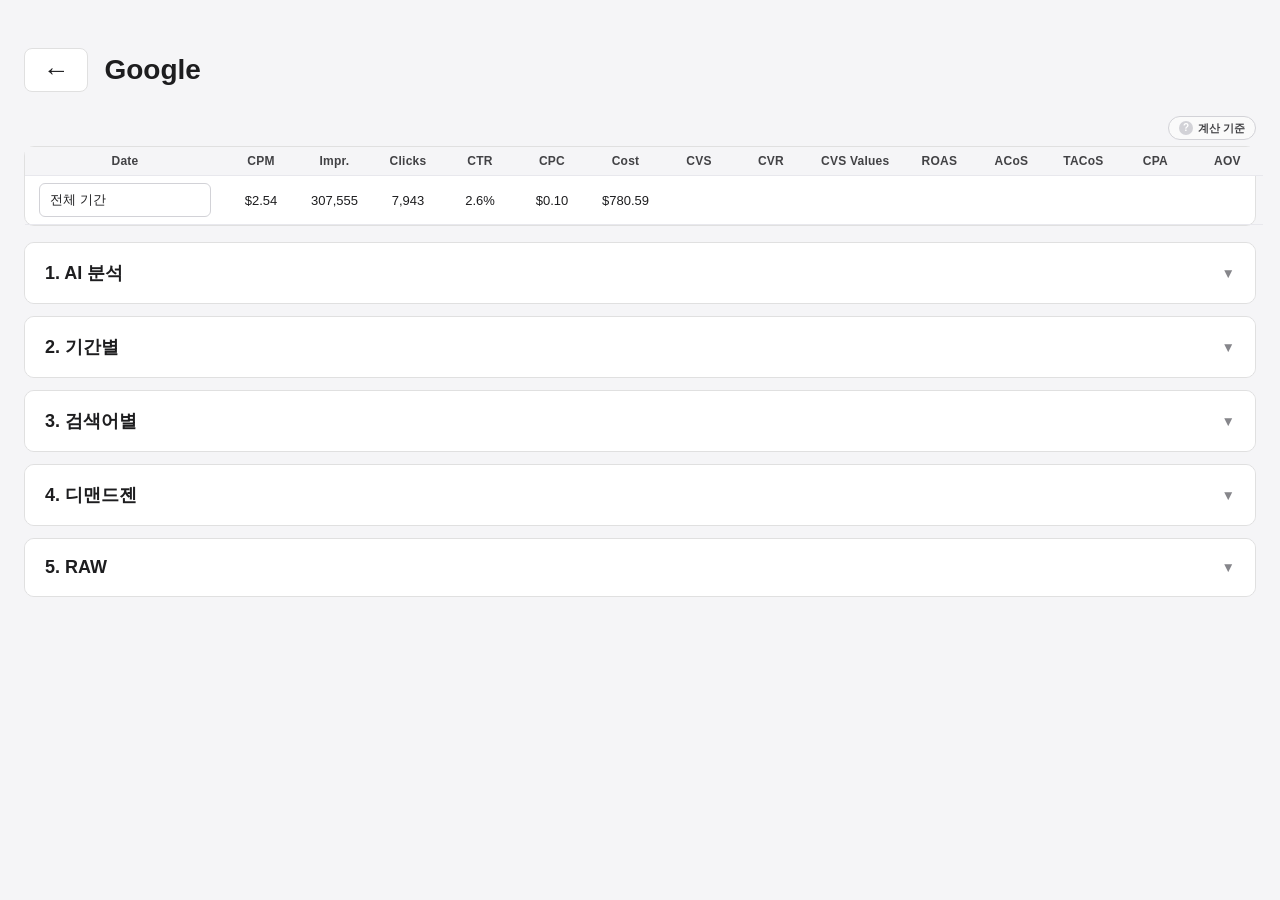
<file: Google.html>
<!DOCTYPE html>
<html lang="ko">
<head>
  <meta charset="UTF-8">
  <meta name="viewport" content="width=device-width, initial-scale=1.0">
  <title>Google · GTM1_퍼포먼스</title>
  <style>
    * {
      margin: 0;
      padding: 0;
      box-sizing: border-box;
    }

    body {
      font-family: -apple-system, BlinkMacSystemFont, "Segoe UI", Roboto, sans-serif;
      background-color: #f5f5f7;
      color: #1d1d1f;
      min-height: 100vh;
      padding: 48px 24px;
    }

    .container {
      max-width: 1800px;
      margin: 0 auto;
    }

    .page-header {
      display: flex;
      align-items: center;
      justify-content: space-between;
      margin-bottom: 24px;
      gap: 16px;
    }

    .page-header-left {
      display: flex;
      align-items: center;
      gap: 16px;
    }

    .back-link {
      display: inline-flex;
      align-items: center;
      justify-content: center;
      gap: 6px;
      font-size: 1.65rem;
      font-weight: 900;
      line-height: 1;
      color: #1d1d1f;
      text-decoration: none;
      padding: 8px 18px;
      border-radius: 8px;
      background: #fff;
      border: 1px solid #e0e0e0;
      transition: background 0.2s;
    }

    .back-link:hover {
      background: #f5f5f7;
    }

    .page-title {
      font-size: 1.75rem;
      font-weight: 700;
      margin-bottom: 0;
      text-align: left;
    }

    .meta-page-content {
      display: flex;
      flex-direction: column;
      gap: 12px;
    }

    .meta-accordion {
      background: #fff;
      border: 1px solid #e0e0e0;
      border-radius: 10px;
      overflow: hidden;
    }

    .meta-accordion-header {
      width: 100%;
      display: flex;
      align-items: center;
      justify-content: space-between;
      padding: 18px 20px;
      background: #fff;
      border: none;
      font-size: 1.125rem;
      font-weight: 600;
      cursor: pointer;
      text-align: left;
      color: #1d1d1f;
      transition: background 0.2s;
    }

    .meta-accordion-header:hover {
      background: #fafafa;
    }

    .meta-accordion.open .meta-accordion-header {
      border-bottom: 1px solid #e8e8ed;
    }

    .meta-accordion-header .chevron {
      font-size: 0.85rem;
      color: #86868b;
      transition: transform 0.2s;
    }

    .meta-accordion.open .meta-accordion-header .chevron {
      transform: rotate(180deg);
    }

    .meta-accordion.open {
      overflow: visible;
    }

    .meta-accordion-body {
      display: none;
      padding: 20px;
      overflow: visible;
    }

    .meta-accordion.open .meta-accordion-body {
      display: block;
      overflow: visible;
    }

    .meta-toolbar {
      display: flex;
      flex-wrap: wrap;
      gap: 12px;
      align-items: center;
      justify-content: space-between;
      margin-bottom: 16px;
    }

    .meta-info {
      font-size: 0.875rem;
      color: #6e6e73;
    }

    .meta-info strong {
      color: #1d1d1f;
    }

    .meta-actions {
      display: flex;
      flex-wrap: wrap;
      gap: 8px;
      align-items: center;
    }

    .meta-search {
      padding: 8px 12px;
      border: 1px solid #d2d2d7;
      border-radius: 8px;
      font-size: 0.875rem;
      min-width: 220px;
    }

    .meta-search:focus {
      outline: none;
      border-color: #1877f2;
      box-shadow: 0 0 0 3px rgba(24, 119, 242, 0.15);
    }

    .btn {
      padding: 8px 14px;
      border: 1px solid #d2d2d7;
      border-radius: 8px;
      background: #fff;
      font-size: 0.875rem;
      cursor: pointer;
    }

    .btn:hover {
      background: #f5f5f7;
    }

    .filter-grid {
      display: grid;
      grid-template-columns: repeat(auto-fill, minmax(180px, 1fr));
      gap: 10px;
      margin-bottom: 16px;
      padding: 16px;
      background: #f9f9fb;
      border-radius: 10px;
      position: relative;
      z-index: 20;
      overflow: visible;
    }

    .filter-item label {
      display: block;
      font-size: 0.75rem;
      color: #6e6e73;
      margin-bottom: 4px;
    }

    .filter-item input,
    .filter-item select {
      width: 100%;
      padding: 7px 10px;
      border: 1px solid #d2d2d7;
      border-radius: 6px;
      font-size: 0.8125rem;
    }

    .filter-item input[type="search"] {
      min-width: 0;
    }

    .filter-item-date {
      position: relative;
      z-index: 1;
    }

    .filter-item-date:hover,
    .filter-item-date:focus-within {
      z-index: 200;
    }

    .date-range-wrap {
      position: relative;
    }

    .date-range-trigger {
      width: 100%;
      padding: 7px 10px;
      border: 1px solid #d2d2d7;
      border-radius: 6px;
      background: #fff;
      font-size: 0.8125rem;
      color: #1d1d1f;
      cursor: pointer;
      white-space: nowrap;
      overflow: hidden;
      text-overflow: ellipsis;
    }

    .date-range-wrap:hover .date-range-popover,
    .date-range-wrap:focus-within .date-range-popover,
    .date-range-wrap.open .date-range-popover {
      display: block;
    }

    .date-range-wrap.open .date-range-trigger,
    .date-range-wrap:hover .date-range-trigger,
    .date-range-wrap:focus-within .date-range-trigger {
      border-color: #1877f2;
    }

    .date-range-popover {
      display: none;
      position: absolute;
      top: calc(100% + 4px);
      left: 0;
      z-index: 200;
      width: 220px;
      padding: 8px;
      border: 1px solid #d2d2d7;
      border-radius: 8px;
      background: #fff;
      box-shadow: 0 6px 20px rgba(0, 0, 0, 0.12);
    }

    .date-range-wrap::before {
      content: "";
      display: none;
      position: absolute;
      left: 0;
      right: 0;
      top: 100%;
      height: 6px;
    }

    .date-range-wrap.open::before,
    .date-range-wrap:hover::before,
    .date-range-wrap:focus-within::before {
      display: block;
    }

    .date-range-hint {
      font-size: 0.6875rem;
      color: #86868b;
      margin-bottom: 6px;
      text-align: center;
    }

    .date-range-nav {
      display: flex;
      align-items: center;
      justify-content: space-between;
      margin-bottom: 4px;
    }

    .date-range-nav button {
      border: none;
      background: transparent;
      cursor: pointer;
      padding: 2px 6px;
      border-radius: 4px;
      color: #1d1d1f;
      font-size: 0.75rem;
    }

    .date-range-nav button:hover {
      background: #f0f0f0;
    }

    .date-range-month {
      font-size: 0.75rem;
      font-weight: 600;
    }

    .date-range-weekdays,
    .date-range-days {
      display: grid;
      grid-template-columns: repeat(7, 1fr);
      gap: 1px;
    }

    .date-range-weekdays span {
      text-align: center;
      font-size: 0.625rem;
      color: #86868b;
      padding: 2px 0;
    }

    .date-day {
      height: 22px;
      border: none;
      background: transparent;
      border-radius: 4px;
      font-size: 0.6875rem;
      color: #1d1d1f;
      cursor: pointer;
      padding: 0;
      line-height: 22px;
    }

    .date-day:hover {
      background: #eef4ff;
    }

    .date-day.in-range {
      background: #e7f3ff;
      color: #1d1d1f;
      border-radius: 0;
    }

    .date-day.range-start,
    .date-day.range-end {
      background: #1877f2;
      color: #fff;
    }

    .date-day.range-start {
      border-radius: 4px 0 0 4px;
    }

    .date-day.range-end {
      border-radius: 0 4px 4px 0;
    }

    .date-day.range-start.range-end {
      border-radius: 4px;
    }

    .date-day.empty {
      visibility: hidden;
      cursor: default;
    }

    .date-range-actions {
      display: flex;
      justify-content: flex-end;
      margin-top: 6px;
    }

    .date-range-actions .btn-clear {
      font-size: 0.6875rem;
      padding: 3px 8px;
      color: #1877f2;
      border-color: transparent;
      background: transparent;
    }

    .date-range-actions .btn-clear:hover {
      background: #eef4ff;
    }

    .table-wrap {
      overflow: auto;
      max-height: 560px;
      border: 1px solid #e0e0e0;
      border-radius: 10px;
      position: relative;
      z-index: 1;
    }

    table {
      width: 100%;
      border-collapse: collapse;
      font-size: 0.8125rem;
    }

    thead th {
      position: sticky;
      top: 0;
      background: #f5f5f7;
      z-index: 1;
      padding: 10px 12px;
      text-align: left;
      border-bottom: 2px solid #e0e0e0;
      white-space: nowrap;
      user-select: none;
    }

    thead th[data-sort-key] {
      cursor: pointer;
    }

    thead th[data-sort-key]:hover {
      background: #ebebef;
    }

    thead th .sort-icon {
      margin-left: 4px;
      color: #86868b;
      font-size: 0.7rem;
    }

    tbody td {
      padding: 8px 12px;
      border-bottom: 1px solid #f0f0f0;
      max-width: 280px;
      overflow: hidden;
      text-overflow: ellipsis;
      white-space: nowrap;
    }

    tbody tr:hover {
      background: #fafafa;
    }

    #period-stats-tfoot td,
    #keyword-tfoot td,
    #demandgen-tfoot td {
      position: sticky;
      bottom: 0;
      z-index: 2;
      padding: 8px 12px;
      background: #f5f5f7;
      color: #1d1d1f;
      font-weight: 700;
      white-space: nowrap;
      border-top: 1px solid #d2d2d7;
    }

    #period-stats-tfoot td.num,
    #keyword-tfoot td.num,
    #demandgen-tfoot td.num {
      text-align: right;
      font-variant-numeric: tabular-nums;
    }

    .num {
      text-align: right;
      font-variant-numeric: tabular-nums;
    }

    .meta-status {
      padding: 24px;
      text-align: center;
      color: #6e6e73;
    }

    .meta-status.error {
      color: #d70015;
    }

    .pagination {
      display: flex;
      align-items: center;
      justify-content: space-between;
      margin-top: 12px;
      font-size: 0.875rem;
      color: #6e6e73;
    }

    .pagination-controls {
      display: flex;
      gap: 8px;
      align-items: center;
    }

    .pagination-controls select {
      padding: 6px 8px;
      border: 1px solid #d2d2d7;
      border-radius: 6px;
    }

    .keyword-charts {
      margin-top: 16px;
    }

    .keyword-charts:empty {
      display: none;
    }

    .keyword-charts-row {
      display: grid;
      grid-template-columns: repeat(5, 1fr);
      gap: 8px;
    }

    .keyword-chart {
      min-width: 0;
      border: 1px solid #e8e8ed;
      border-radius: 8px;
      padding: 8px 9px 6px;
      background: #fff;
    }

    .keyword-chart-head {
      display: flex;
      align-items: baseline;
      justify-content: space-between;
      gap: 4px;
    }

    .keyword-chart-title {
      font-size: 0.75rem;
      font-weight: 700;
      color: #6e6e73;
      white-space: nowrap;
    }

    .keyword-chart-value {
      font-size: 0.6875rem;
      font-weight: 600;
      white-space: nowrap;
      overflow: hidden;
      text-overflow: ellipsis;
    }

    .keyword-chart svg {
      display: block;
      width: 100%;
      height: 60px;
      margin-top: 5px;
      overflow: visible;
      cursor: crosshair;
    }

    .keyword-chart-dates {
      display: flex;
      justify-content: space-between;
      gap: 4px;
      font-size: 0.5625rem;
      color: #a1a1a6;
      margin-top: 3px;
    }

    .keyword-charts-empty {
      font-size: 0.8125rem;
      color: #86868b;
      padding: 8px 0;
    }

    .keyword-chart-tip {
      position: fixed;
      z-index: 1000;
      padding: 5px 8px;
      background: #1d1d1f;
      color: #fff;
      border-radius: 6px;
      font-size: 0.6875rem;
      line-height: 1.55;
      white-space: nowrap;
      box-shadow: 0 6px 18px rgba(0, 0, 0, 0.25);
      opacity: 0;
      visibility: hidden;
      transition: opacity 0.1s ease;
      pointer-events: none;
    }

    .keyword-chart-tip.visible {
      opacity: 1;
      visibility: visible;
    }

    .keyword-chart-tip .tip-date {
      color: #c7c7cc;
      margin-bottom: 1px;
    }

    .keyword-chart-tip .tip-dot {
      display: inline-block;
      width: 7px;
      height: 7px;
      border-radius: 50%;
      margin-right: 3px;
      vertical-align: baseline;
    }

    @media (max-width: 1100px) {
      .keyword-charts-row {
        grid-template-columns: repeat(3, 1fr);
      }
    }

    @media (max-width: 640px) {
      .keyword-charts-row {
        grid-template-columns: repeat(2, 1fr);
      }
    }

    .keyword-filter-bar {
      display: flex;
      align-items: flex-end;
      justify-content: space-between;
      gap: 20px;
      margin-bottom: 16px;
      padding: 16px;
      background: #f9f9fb;
      border-radius: 10px;
      position: relative;
      z-index: 20;
      overflow: visible;
    }

    .keyword-filter-main {
      flex: 1;
      margin-bottom: 0;
      padding: 0;
      background: transparent;
    }

    .keyword-filter-search {
      flex: 0 0 260px;
      min-width: 220px;
    }

    @media (max-width: 860px) {
      .keyword-filter-bar {
        flex-direction: column;
        align-items: stretch;
      }

      .keyword-filter-search {
        flex: 1 1 auto;
        min-width: 0;
      }
    }

    .stats-section {
      margin-top: 28px;
      padding-top: 20px;
      border-top: 2px solid #e8e8ed;
    }

    .stats-section-title {
      font-size: 1rem;
      font-weight: 600;
      margin-bottom: 12px;
      color: #1d1d1f;
    }

    .stats-section-header {
      display: flex;
      align-items: center;
      justify-content: space-between;
      gap: 16px;
      margin-bottom: 12px;
      flex-wrap: wrap;
    }

    .stats-section-header .stats-section-title {
      margin-bottom: 0;
    }

    .stats-section-header .meta-search {
      flex: 0 0 260px;
      min-width: 220px;
    }

    @media (max-width: 640px) {
      .stats-section-header .meta-search {
        flex: 1 1 auto;
        min-width: 0;
        width: 100%;
      }
    }

    .phrase-card-grid {
      display: grid;
      grid-template-columns: repeat(2, minmax(0, 1fr));
      gap: 16px;
      align-items: start;
    }

    .phrase-card {
      background: #f9f9fb;
      border: 1px solid #e8e8ed;
      border-radius: 10px;
      padding: 0;
      height: 468px;
      display: flex;
      flex-direction: column;
      overflow: hidden;
    }

    .phrase-card-header {
      min-height: 88px;
      height: 88px;
      flex-shrink: 0;
      display: flex;
      flex-direction: column;
      justify-content: center;
      gap: 4px;
      padding: 16px 20px;
      border-bottom: 1px solid #e8e8ed;
    }

    .phrase-card-scroll {
      flex: 1;
      min-height: 0;
      max-height: 380px;
      overflow-y: auto;
      overflow-x: hidden;
      padding: 16px 20px 20px;
    }

    .phrase-card-scroll::-webkit-scrollbar {
      width: 6px;
    }

    .phrase-card-scroll::-webkit-scrollbar-thumb {
      background: #c7c7cc;
      border-radius: 3px;
    }

    .phrase-card-num {
      font-size: 0.75rem;
      font-weight: 600;
      letter-spacing: 0.04em;
      color: #86868b;
      text-transform: uppercase;
    }

    .phrase-card-title {
      font-size: 1rem;
      font-weight: 600;
      color: #1d1d1f;
      line-height: 1.35;
      margin: 0;
    }

    .phrase-card-body {
      font-size: 0.875rem;
      color: #424245;
      line-height: 1.65;
    }

    .phrase-md .grec-head {
      font-size: 0.9375rem;
      font-weight: 700;
      color: #1d1d1f;
      margin: 0 0 12px;
    }

    .phrase-md .grec-list {
      list-style: none;
      counter-reset: grec;
      margin: 0;
      padding: 0;
    }

    .phrase-md .grec-item {
      counter-increment: grec;
      position: relative;
      background: #fff;
      border: 1px solid #e8e8ed;
      border-radius: 8px;
      padding: 12px 14px 12px 50px;
      margin-bottom: 8px;
    }

    .phrase-md .grec-item:last-child {
      margin-bottom: 0;
    }

    .phrase-md .grec-item::before {
      content: counter(grec);
      position: absolute;
      left: 12px;
      top: 12px;
      min-width: 20px;
      height: 20px;
      padding: 0 5px;
      border-radius: 999px;
      background: #f0f0f2;
      color: #6e6e73;
      font-size: 0.75rem;
      font-weight: 700;
      display: inline-flex;
      align-items: center;
      justify-content: center;
    }

    .phrase-md .grec-keyword {
      margin-bottom: 8px;
    }

    .phrase-md .grec-keyword code {
      font-size: 0.875rem;
      font-weight: 700;
      color: #1d1d1f;
      background: #f5f5f7;
      padding: 2px 7px;
      border-radius: 5px;
      word-break: break-word;
    }

    .phrase-md .grec-block {
      display: flex;
      gap: 8px;
      margin-top: 6px;
      font-size: 0.8125rem;
    }

    .phrase-md .grec-key {
      flex-shrink: 0;
      width: 34px;
      font-weight: 700;
      color: #86868b;
    }

    .phrase-md .grec-reason {
      flex: 1;
      min-width: 0;
      color: #424245;
    }

    .phrase-md .grec-reason-line {
      line-height: 1.5;
    }

    .phrase-md .grec-effect {
      color: #0071e3;
      font-weight: 600;
      margin-top: 2px;
    }

    .phrase-md .grec-use {
      color: #424245;
      font-weight: 600;
    }

    .phrase-md .grec-item.has-del {
      padding-right: 40px;
    }

    .phrase-md .grec-del {
      position: absolute;
      top: 10px;
      right: 10px;
      width: 22px;
      height: 22px;
      padding: 0;
      border: none;
      border-radius: 6px;
      background: #f5f5f7;
      color: #86868b;
      font-size: 1rem;
      line-height: 1;
      cursor: pointer;
      display: inline-flex;
      align-items: center;
      justify-content: center;
      transition: background 0.15s ease, color 0.15s ease;
    }

    .phrase-md .grec-del:hover {
      background: #ffe5e5;
      color: #d70015;
    }

    .phrase-md .grec-restorebar {
      display: flex;
      align-items: center;
      justify-content: space-between;
      gap: 10px;
      background: #f5f5f7;
      border: 1px solid #e8e8ed;
      border-radius: 8px;
      padding: 8px 12px;
      margin-bottom: 12px;
      font-size: 0.8125rem;
      color: #6e6e73;
    }

    .phrase-md .grec-restorebar-actions {
      display: flex;
      align-items: center;
      gap: 6px;
      flex-shrink: 0;
    }

    .phrase-md .grec-restore {
      border: 1px solid #d2d2d7;
      background: #fff;
      color: #0071e3;
      border-radius: 6px;
      padding: 4px 10px;
      font-size: 0.75rem;
      font-weight: 600;
      cursor: pointer;
    }

    .phrase-md .grec-restore:hover {
      background: #f0f7ff;
    }

    .phrase-md .grec-restore-close {
      width: 22px;
      height: 22px;
      padding: 0;
      border: none;
      border-radius: 6px;
      background: transparent;
      color: #86868b;
      font-size: 1rem;
      line-height: 1;
      cursor: pointer;
      display: inline-flex;
      align-items: center;
      justify-content: center;
      transition: background 0.15s ease, color 0.15s ease;
    }

    .phrase-md .grec-restore-close:hover {
      background: #e8e8ed;
      color: #1d1d1f;
    }

    .phrase-md .phrase-empty {
      color: #86868b;
    }

    .phrase-md .md-section {
      background: #fff;
      border: 1px solid #e8e8ed;
      border-radius: 8px;
      margin-bottom: 10px;
      overflow: hidden;
    }

    .phrase-md .md-section:last-child {
      margin-bottom: 0;
    }

    .phrase-md .md-section-toggle {
      display: flex;
      align-items: center;
      justify-content: space-between;
      gap: 8px;
      width: 100%;
      margin: 0;
      padding: 11px 14px;
      background: none;
      border: 0;
      cursor: pointer;
      text-align: left;
      font-family: inherit;
    }

    .phrase-md .md-section-toggle:hover {
      background: #f5f5f7;
    }

    .phrase-md .md-section-title {
      font-size: 0.9375rem;
      font-weight: 600;
      color: #1d1d1f;
      line-height: 1.4;
    }

    .phrase-md .md-section-chevron {
      flex-shrink: 0;
      font-size: 0.7rem;
      color: #86868b;
      transition: transform 0.2s ease;
    }

    .phrase-md .md-section.open .md-section-chevron {
      transform: rotate(180deg);
    }

    .phrase-md .md-section-body {
      display: none;
      padding: 10px 14px 12px;
      margin-top: 2px;
      border-top: 1px solid #f0f0f2;
    }

    .phrase-md .md-section.open .md-section-body {
      display: block;
    }

    .phrase-md .md-section-body > *:first-child {
      margin-top: 0;
    }

    .phrase-md .md-section-body > *:last-child {
      margin-bottom: 0;
    }

    .phrase-md h2 {
      font-size: 0.9375rem;
      font-weight: 600;
      color: #1d1d1f;
      margin: 0 0 0.65em;
      line-height: 1.4;
    }

    .phrase-md h2:not(:first-child) {
      margin-top: 1.1em;
    }

    .phrase-md h3 {
      font-size: 0.875rem;
      font-weight: 600;
      color: #1d1d1f;
      margin: 1em 0 0.45em;
      line-height: 1.4;
    }

    .phrase-md h3:first-child {
      margin-top: 0;
    }

    .phrase-md p {
      margin: 0 0 0.75em;
    }

    .phrase-md p:last-child {
      margin-bottom: 0;
    }

    .phrase-md ul,
    .phrase-md ol {
      margin: 0 0 0.75em;
      padding-left: 1.25em;
    }

    .phrase-md li {
      margin-bottom: 0.35em;
    }

    .phrase-md li:last-child {
      margin-bottom: 0;
    }

    .phrase-md code {
      font-family: ui-monospace, SFMono-Regular, Menlo, Monaco, Consolas, monospace;
      font-size: 0.8125rem;
      background: #f0f0f5;
      padding: 2px 6px;
      border-radius: 4px;
      color: #0066cc;
      word-break: break-word;
    }

    .phrase-md blockquote {
      margin: 0 0 0.75em;
      padding: 10px 14px;
      border-left: 3px solid #0066cc;
      background: #f5f5f7;
      color: #424245;
      font-size: 0.8125rem;
      line-height: 1.55;
    }

    .phrase-md blockquote p {
      margin: 0;
    }

    .phrase-md table {
      width: 100%;
      border-collapse: collapse;
      font-size: 0.8125rem;
      margin: 0 0 0.75em;
    }

    .phrase-md th,
    .phrase-md td {
      padding: 7px 10px;
      border: 1px solid #e8e8ed;
      text-align: left;
      vertical-align: top;
      line-height: 1.45;
    }

    .phrase-md th {
      background: #fafafa;
      font-weight: 600;
      color: #6e6e73;
      white-space: nowrap;
    }

    .phrase-md strong {
      color: #1d1d1f;
      font-weight: 600;
    }

    .phrase-md hr {
      border: none;
      border-top: 1px solid #e8e8ed;
      margin: 0.85em 0;
    }

    @media (max-width: 960px) {
      .phrase-card-grid {
        grid-template-columns: repeat(2, 1fr);
      }
    }

    @media (max-width: 560px) {
      .phrase-card-grid {
        grid-template-columns: 1fr;
      }
    }

  </style>
  <link rel="stylesheet" href="shared/kpi-summary.css">
</head>
<body>
  <div class="container">
    <div class="page-header">
      <div class="page-header-left">
        <a href="index.html" class="back-link" aria-label="뒤로 가기" title="뒤로 가기">←</a>
        <h1 class="page-title">Google</h1>
      </div>
    </div>

    <div id="kpi-summary-root"></div>

    <div class="meta-page-content">
      <div class="meta-accordion" id="accordion-phrase">
        <button type="button" class="meta-accordion-header" aria-expanded="false">
          <span>1. AI 분석</span>
          <span class="chevron">▼</span>
        </button>
        <div class="meta-accordion-body">
          <div class="phrase-card-grid" id="phrase-cards">
            <article class="phrase-card" data-phrase-card="1">
              <div class="phrase-card-header">
                <span class="phrase-card-num">Action 1</span>
                <span class="phrase-card-title" id="phrase-card-1-title">검색어 성과 요약</span>
              </div>
              <div class="phrase-card-scroll">
                <div class="phrase-card-body phrase-md" id="phrase-card-1-body">데이터를 분석하는 중...</div>
              </div>
            </article>
            <article class="phrase-card" data-phrase-card="2">
              <div class="phrase-card-header">
                <span class="phrase-card-num">Action 2</span>
                <span class="phrase-card-title" id="phrase-card-2-title">새롭게 추가하면 좋을 검색어</span>
              </div>
              <div class="phrase-card-scroll">
                <div class="phrase-card-body phrase-md" id="phrase-card-2-body">데이터를 분석하는 중...</div>
              </div>
            </article>
            <article class="phrase-card" data-phrase-card="3">
              <div class="phrase-card-header">
                <span class="phrase-card-num">Action 3</span>
                <span class="phrase-card-title" id="phrase-card-3-title">제외하면 좋을 검색어</span>
              </div>
              <div class="phrase-card-scroll">
                <div class="phrase-card-body phrase-md" id="phrase-card-3-body">데이터를 분석하는 중...</div>
              </div>
            </article>
            <article class="phrase-card" data-phrase-card="4">
              <div class="phrase-card-header">
                <span class="phrase-card-num">Action 4</span>
                <span class="phrase-card-title" id="phrase-card-4-title">디맨드젠 성과 요약</span>
              </div>
              <div class="phrase-card-scroll">
                <div class="phrase-card-body phrase-md" id="phrase-card-4-body">데이터를 분석하는 중...</div>
              </div>
            </article>
          </div>
        </div>
      </div>

      <div class="meta-accordion" id="accordion-period">
        <button type="button" class="meta-accordion-header" aria-expanded="false">
          <span>2. 기간별</span>
          <span class="chevron">▼</span>
        </button>
        <div class="meta-accordion-body">
          <div class="filter-grid" id="period-filters"></div>
          <div class="table-wrap">
            <table class="stats-table" id="period-table">
              <thead id="period-thead"></thead>
              <tbody id="period-tbody"></tbody>
            </table>
          </div>

          <div class="stats-section">
            <div class="stats-section-header">
              <h3 class="stats-section-title">기간 통계</h3>
              <input type="search" class="meta-search" id="period-stats-search" placeholder="검색어 찾기...">
            </div>
            <div class="table-wrap">
              <table class="stats-table" id="period-stats-table">
                <thead id="period-stats-thead"></thead>
                <tbody id="period-stats-tbody"></tbody>
                <tfoot id="period-stats-tfoot"></tfoot>
              </table>
            </div>
          </div>
        </div>
      </div>

      <div class="meta-accordion" id="accordion-keyword">
        <button type="button" class="meta-accordion-header" aria-expanded="false">
          <span>3. 검색어별</span>
          <span class="chevron">▼</span>
        </button>
        <div class="meta-accordion-body">
          <div id="keyword-filters" class="keyword-filter-bar"></div>
          <div class="table-wrap">
            <table id="keyword-table">
              <thead id="keyword-thead"></thead>
              <tbody id="keyword-tbody"></tbody>
              <tfoot id="keyword-tfoot"></tfoot>
            </table>
          </div>
          <div class="pagination">
            <span id="keyword-row-count"></span>
            <div class="pagination-controls">
              <button type="button" class="btn" id="keyword-prev">이전</button>
              <span id="keyword-page-info"></span>
              <button type="button" class="btn" id="keyword-next">다음</button>
              <select id="keyword-page-size">
                <option value="50">50행</option>
                <option value="100" selected>100행</option>
                <option value="200">200행</option>
                <option value="500">500행</option>
              </select>
            </div>
          </div>
          <div class="keyword-charts" id="keyword-charts"></div>
        </div>
      </div>

      <div class="meta-accordion" id="accordion-demandgen">
        <button type="button" class="meta-accordion-header" aria-expanded="false">
          <span>4. 디맨드젠</span>
          <span class="chevron">▼</span>
        </button>
        <div class="meta-accordion-body">
          <div class="meta-toolbar">
            <div class="meta-info" id="demandgen-info">데이터를 불러오는 중...</div>
            <div class="meta-actions">
              <input type="search" class="meta-search" id="demandgen-global-search" placeholder="전체 검색...">
              <button type="button" class="btn" id="demandgen-reset-filters">필터 초기화</button>
            </div>
          </div>
          <div class="filter-grid" id="demandgen-filters"></div>
          <div class="table-wrap">
            <table id="demandgen-table">
              <thead id="demandgen-thead"></thead>
              <tbody id="demandgen-tbody"></tbody>
              <tfoot id="demandgen-tfoot"></tfoot>
            </table>
          </div>
          <div class="keyword-charts" id="demandgen-charts"></div>
        </div>
      </div>

      <div class="meta-accordion" id="accordion-raw">
        <button type="button" class="meta-accordion-header" aria-expanded="false">
          <span>5. RAW</span>
          <span class="chevron">▼</span>
        </button>
        <div class="meta-accordion-body">
          <div class="meta-toolbar">
            <div class="meta-info" id="raw-info">데이터를 불러오는 중...</div>
            <div class="meta-actions">
              <input type="search" class="meta-search" id="raw-global-search" placeholder="전체 검색...">
              <button type="button" class="btn" id="raw-reset-filters">필터 초기화</button>
            </div>
          </div>
          <div class="filter-grid" id="raw-filters"></div>
          <div class="table-wrap">
            <table id="raw-table">
              <thead id="raw-thead"></thead>
              <tbody id="raw-tbody"></tbody>
            </table>
          </div>
        </div>
      </div>
    </div>
  </div>

  <script src="Google/data.js"></script>
  <script src="shared/data-loader.js"></script>
  <script src="shared/column-resolver.js"></script>
  <script src="shared/chart-axis-dates.js"></script>
  <script>
    const COL = {
      DATE: "일",
      KEYWORD: "검색어",
      MATCH_TYPE: "검색어 검색 유형",
      AD_GROUP: "광고그룹",
      CLICKS: "클릭수",
      IMPRESSIONS: "노출수",
      CURRENCY: "통화 코드",
      COST: "비용",
      CTR: "클릭률(CTR)",
      CPC: "평균 CPC"
    };

    const NUMERIC_KEYS = new Set();

    function refreshGoogleNumericKeys() {
      NUMERIC_KEYS.clear();
      [COL.CLICKS, COL.IMPRESSIONS, COL.COST, COL.CTR, COL.CPC].forEach((key) => NUMERIC_KEYS.add(key));
    }

    function bindGoogleColumnsFromPayload(columns) {
      const resolver = window.PerformanceColumnResolver;
      if (!resolver || !columns?.length) return;
      Object.assign(COL, resolver.resolveGoogleColumns(columns));
      refreshGoogleNumericKeys();
    }

    refreshGoogleNumericKeys();

    const DATE_FILTER_FROM = "dateFrom";
    const DATE_FILTER_TO = "dateTo";
    const FILTER_KEYWORD = "keyword";
    const FILTER_KEYWORD_GROUP = "keywordGroup";
    const KEYWORD_GROUP_ALL = "__ALL__";
    const PERIOD_COL_COUNT = 6;
    const PERIOD_STATS_COL_COUNT = 7;
    const KEYWORD_COL_COUNT = 7;
    const DEMAND_GEN_COL_COUNT = 9;
    const RAW_COL_COUNT = 10;
    const RAW_COL_COUNT_MAX = 12;

    const FILTER_AD_GROUP = "adGroup";
    const FILTER_RAW_DATASET = "rawDataset";
    const RAW_DATASET_KEYWORD = "keyword";
    const RAW_DATASET_DEMANDGEN = "demandgen";
    const RAW_DATASET_ALL = "all";
    const RAW_ROW_SOURCE_KEY = "__rawSource";
    const RAW_TYPE_COLUMN = "데이터 유형";

    const PERIOD_COLUMNS = [
      { key: "matchType", label: "검색어 검색 유형", type: "string" },
      { key: "clicks", label: "클릭수", type: "number" },
      { key: "impressions", label: "노출수", type: "number" },
      { key: "cost", label: "지출 (USD)", type: "number" },
      { key: "ctr", label: "클릭률(CTR)", type: "number" },
      { key: "cpc", label: "평균 CPC", type: "number" }
    ];

    const DEMAND_GEN_MATCH_TYPE_LABEL = "디맨드젠";

    const PERIOD_STATS_COLUMNS = [
      { key: "keyword", label: "검색어", type: "string" },
      { key: "matchType", label: "검색어 검색 유형", type: "string" },
      { key: "clicks", label: "클릭수", type: "number" },
      { key: "impressions", label: "노출수", type: "number" },
      { key: "cost", label: "지출 (USD)", type: "number" },
      { key: "ctr", label: "클릭률(CTR)", type: "number" },
      { key: "cpc", label: "평균 CPC", type: "number" }
    ];

    const KEYWORD_COLUMNS = [
      { key: "keyword", label: "검색어", type: "string" },
      { key: "matchType", label: "검색어 검색 유형", type: "string" },
      { key: "clicks", label: "클릭수", type: "number" },
      { key: "impressions", label: "노출수", type: "number" },
      { key: "cost", label: "지출 (USD)", type: "number" },
      { key: "ctr", label: "클릭률(CTR)", type: "number" },
      { key: "cpc", label: "평균 CPC", type: "number" }
    ];

    const KEYWORD_BRAND_ALIASES = [
      ["beauty of joseon", "beauty of joseon"],
      ["house of hur", "house of hur"],
      ["ji woo gae", "ji woo gae"],
      ["jiwoogae", "ji woo gae"],
      ["i m from", "i'm from"],
      ["im from", "i'm from"],
      ["round lab", "round lab"],
      ["bio dance", "biodance"],
      ["axis y", "axis-y"],
      ["some by mi", "some by mi"],
      ["dr jart", "dr jart+"]
    ];

    const SKINFOOD_PRODUCT_LINES = [
      ["black sugar", "Black Sugar"],
      ["royal honey", "Royal Honey"],
      ["egg white", "Egg White"],
      ["toner pad", "Toner Pad"],
      ["toner pads", "Toner Pad"],
      ["dark spot", "Dark Spot"],
      ["dark circle", "Dark Circle"],
      ["rice", "Rice"],
      ["carrot", "Carrot"],
      ["salmon", "Salmon"],
      ["peach", "Peach"],
      ["potato", "Potato"],
      ["yuja", "Yuja C"],
      ["propolis", "Propolis"],
      ["sunscreen", "Sunscreen"],
      ["concealer", "Concealer"],
      ["cleansing", "Cleansing"],
      ["mask", "Mask"],
      ["scrub", "Scrub"],
      ["serum", "Serum"],
      ["cream", "Cream"],
      ["toner", "Toner"],
      ["avocado", "Avocado"],
      ["honey", "Honey"],
      ["blueberry", "Blueberry"],
      ["sun cream", "Sunscreen"]
    ];

    const KEYWORD_COARSE_CATEGORY_RULES = [
      ["toner pad", "toner pad"],
      ["toner pads", "toner pad"],
      ["toning pad", "toner pad"],
      ["toning pads", "toner pad"],
      ["cleansing pad", "cleansing pad"],
      ["exfoliating pad", "exfoliating pad"],
      ["dark spot", "dark spot"],
      ["dark circle", "concealer"],
      ["kojic", "kojic / brightening"],
      ["turmeric", "kojic / brightening"],
      ["rice cream", "rice product"],
      ["rice mask", "rice product"],
      ["rice toner", "rice product"],
      ["rice scrub", "rice product"],
      ["rice serum", "rice product"],
      ["rice", "rice product"],
      ["glycolic", "acid / exfoliation"],
      ["salicylic", "acid / exfoliation"],
      ["aha", "acid / exfoliation"],
      ["bha", "acid / exfoliation"],
      ["collagen", "collagen"],
      ["sunscreen", "sunscreen"],
      ["sun cream", "sunscreen"],
      ["concealer", "concealer"],
      ["korean", "korean skincare"]
    ];

    const KEYWORD_COARSE_GROUP_LABELS = {
      skinfood: "Skinfood",
      "category · toner pad": "Toner Pad (일반)",
      "category · cleansing pad": "Cleansing Pad (일반)",
      "category · exfoliating pad": "Exfoliating Pad (일반)",
      "category · dark spot": "Dark Spot (일반)",
      "category · kojic / brightening": "Kojic / Brightening (일반)",
      "category · rice product": "Rice Product (일반)",
      "category · acid / exfoliation": "Acid / Exfoliation (일반)",
      "category · collagen": "Collagen (일반)",
      "category · sunscreen": "Sunscreen (일반)",
      "category · concealer": "Concealer (일반)",
      "category · korean skincare": "Korean Skincare (일반)",
      etc: "기타"
    };

    const KNOWN_BRAND_TOKENS = new Set([
      "skinfood", "medicube", "anua", "abib", "innisfree", "biodance", "mediheal", "weleda",
      "jiyu", "goodal", "belif", "mixsoon", "cosrx", "laneige", "torriden", "numbuzin",
      "skin1004", "romand", "peripera", "tirtir", "haruharu", "isntree", "beplain",
      "d'alba", "dalba", "purito", "klairs", "neogen", "jart+", "etude", "missha",
      "sulwhasoo", "hanyul", "aestura", "illiyoon", "jungsaemool", "axis-y"
    ]);

    const baseState = {
      rows: [],
      columns: [],
      sourceFile: "",
      sourceFiles: { keyword: "", demandGen: "" },
      reportRange: "",
      keywordGroups: [],
      demandGen: {
        rows: [],
        columns: [],
        sourceFile: "",
        reportRange: ""
      }
    };

    const DEMAND_GEN_COL = {
      DATE: "일",
      CAMPAIGN_TYPE: "캠페인 유형",
      AD_GROUP: "광고그룹",
      CLICKS: "클릭수",
      IMPRESSIONS: "노출수",
      COST: "비용",
      CTR: "클릭률(CTR)",
      CPC: "평균 CPC"
    };

    const DEMAND_GEN_NUMERIC_KEYS = new Set();

    function refreshDemandGenNumericKeys() {
      DEMAND_GEN_NUMERIC_KEYS.clear();
      [
        DEMAND_GEN_COL.CLICKS,
        DEMAND_GEN_COL.IMPRESSIONS,
        DEMAND_GEN_COL.COST,
        DEMAND_GEN_COL.CTR,
        DEMAND_GEN_COL.CPC
      ].forEach((key) => DEMAND_GEN_NUMERIC_KEYS.add(key));
    }

    function bindDemandGenColumnsFromPayload(columns) {
      const resolver = window.PerformanceColumnResolver;
      if (!resolver || !columns?.length) return;
      Object.assign(DEMAND_GEN_COL, resolver.resolveGoogleDemandGenColumns(columns));
      refreshDemandGenNumericKeys();
    }

    refreshDemandGenNumericKeys();

    function getDemandGenValue(row, fieldKey) {
      const col = DEMAND_GEN_COL[fieldKey];
      if (!col) return "";
      if (Object.prototype.hasOwnProperty.call(row, col)) return row[col];
      const resolver = window.PerformanceColumnResolver;
      return resolver?.getRowValue(row, col) || "";
    }

    function getDemandGenDisplayColumns() {
      const allCols = baseState.demandGen.columns.length
        ? baseState.demandGen.columns.slice()
        : Object.values(DEMAND_GEN_COL);
      const hideCol = DEMAND_GEN_COL.CAMPAIGN_TYPE;
      return allCols.filter((col) => col && col !== hideCol);
    }

    function getDemandGenDisplayColCount() {
      return getDemandGenDisplayColumns().length || 1;
    }

    function getRawDataset() {
      return rawState.filters[FILTER_RAW_DATASET] || RAW_DATASET_ALL;
    }

    function getRawKeywordColumns() {
      return baseState.columns.length ? baseState.columns : Object.values(COL);
    }

    function getRawDemandGenColumns() {
      return baseState.demandGen.columns.length ? baseState.demandGen.columns : Object.values(DEMAND_GEN_COL);
    }

    function getRawDisplayColumns() {
      const dataset = getRawDataset();
      if (dataset === RAW_DATASET_KEYWORD) return getRawKeywordColumns();
      if (dataset === RAW_DATASET_DEMANDGEN) return getRawDemandGenColumns();
      const unified = [RAW_TYPE_COLUMN];
      [...getRawKeywordColumns(), ...getRawDemandGenColumns()].forEach((col) => {
        if (col && !unified.includes(col)) unified.push(col);
      });
      return unified;
    }

    function getRawColCount() {
      return getRawDisplayColumns().length || 1;
    }

    function tagRawRows(rows, source) {
      return rows.map((row) => ({ ...row, [RAW_ROW_SOURCE_KEY]: source }));
    }

    function getRawCellValue(row, col) {
      if (col === RAW_TYPE_COLUMN) {
        return row[RAW_ROW_SOURCE_KEY] === RAW_DATASET_DEMANDGEN ? "디맨드젠" : "검색어";
      }
      if (row[RAW_ROW_SOURCE_KEY] === RAW_DATASET_DEMANDGEN) {
        if (Object.prototype.hasOwnProperty.call(row, col)) return row[col];
        const resolver = window.PerformanceColumnResolver;
        return resolver?.getRowValue(row, col) ?? "";
      }
      return row[col] ?? "";
    }

    function getRawColumnType(col) {
      if (col === RAW_TYPE_COLUMN) return "string";
      if (col === COL.DATE || col === DEMAND_GEN_COL.DATE) return "date";
      if (NUMERIC_KEYS.has(col) || DEMAND_GEN_NUMERIC_KEYS.has(col)) return "number";
      return "string";
    }

    function buildRawDatasetOptions(selected) {
      return [
        { value: RAW_DATASET_ALL, label: "전체" },
        { value: RAW_DATASET_KEYWORD, label: "검색어" },
        { value: RAW_DATASET_DEMANDGEN, label: "디맨드젠" }
      ].map((option) => {
        const isSelected = option.value === selected ? " selected" : "";
        return `<option value="${escapeAttr(option.value)}"${isSelected}>${escapeHtml(option.label)}</option>`;
      }).join("");
    }

    const periodState = {
      filters: {},
      dateCalendarMonth: "",
      datePickStart: null,
      sort: { key: null, dir: "asc" },
      statsSort: { key: null, dir: "asc" },
      statsSearch: ""
    };

    const keywordState = {
      filters: {},
      filtered: [],
      groupSearch: "",
      page: 1,
      pageSize: 100,
      dateCalendarMonth: "",
      datePickStart: null,
      sort: { key: null, dir: "asc" }
    };

    const rawState = {
      filters: {},
      filtered: [],
      sort: { key: null, dir: "asc" },
      global: "",
      dateCalendarMonth: "",
      datePickStart: null
    };

    const demandGenState = {
      filters: {},
      filtered: [],
      sort: { key: null, dir: "asc" },
      global: "",
      dateCalendarMonth: "",
      datePickStart: null
    };

    const periodFilters = document.getElementById("period-filters");
    const periodThead = document.getElementById("period-thead");
    const periodTbody = document.getElementById("period-tbody");
    const periodStatsThead = document.getElementById("period-stats-thead");
    const periodStatsTbody = document.getElementById("period-stats-tbody");
    const periodStatsTfoot = document.getElementById("period-stats-tfoot");
    const periodStatsSearch = document.getElementById("period-stats-search");
    const keywordFilters = document.getElementById("keyword-filters");
    const keywordThead = document.getElementById("keyword-thead");
    const keywordTbody = document.getElementById("keyword-tbody");
    const keywordTfoot = document.getElementById("keyword-tfoot");
    const keywordRowCount = document.getElementById("keyword-row-count");
    const keywordPageInfo = document.getElementById("keyword-page-info");
    const demandGenInfo = document.getElementById("demandgen-info");
    const demandGenFilters = document.getElementById("demandgen-filters");
    const demandGenThead = document.getElementById("demandgen-thead");
    const demandGenTbody = document.getElementById("demandgen-tbody");
    const demandGenTfoot = document.getElementById("demandgen-tfoot");
    const rawInfo = document.getElementById("raw-info");
    const rawFilters = document.getElementById("raw-filters");
    const rawThead = document.getElementById("raw-thead");
    const rawTbody = document.getElementById("raw-tbody");

    document.querySelectorAll(".meta-accordion-header").forEach((header) => {
      header.addEventListener("click", () => {
        const accordion = header.closest(".meta-accordion");
        const isOpen = accordion.classList.toggle("open");
        header.setAttribute("aria-expanded", isOpen ? "true" : "false");
      });
    });

    document.addEventListener("click", (e) => {
      if (e.target.closest(".date-range-wrap")) return;
      document.querySelectorAll(".date-range-wrap.open").forEach((w) => w.classList.remove("open"));
    });

    document.getElementById("raw-global-search").addEventListener("input", (e) => {
      rawState.global = e.target.value.trim().toLowerCase();
      applyRawFiltersAndRender();
    });

    document.getElementById("demandgen-global-search").addEventListener("input", (e) => {
      demandGenState.global = e.target.value.trim().toLowerCase();
      applyDemandGenFiltersAndRender();
    });

    document.getElementById("demandgen-reset-filters").addEventListener("click", () => {
      resetDemandGenFilters();
    });

    periodStatsSearch.addEventListener("input", (e) => {
      periodState.statsSearch = e.target.value.trim().toLowerCase();
      applyPeriodFiltersAndRender();
    });

    document.getElementById("raw-reset-filters").addEventListener("click", () => {
      resetRawFilters();
    });

    document.getElementById("keyword-page-size").addEventListener("change", (e) => {
      keywordState.pageSize = Number(e.target.value);
      keywordState.page = 1;
      renderKeywordTableBody();
      updateKeywordPagination();
    });
    document.getElementById("keyword-prev").addEventListener("click", () => {
      if (keywordState.page > 1) {
        keywordState.page -= 1;
        renderKeywordTableBody();
        updateKeywordPagination();
      }
    });
    document.getElementById("keyword-next").addEventListener("click", () => {
      const totalPages = Math.max(1, Math.ceil(keywordState.filtered.length / keywordState.pageSize));
      if (keywordState.page < totalPages) {
        keywordState.page += 1;
        renderKeywordTableBody();
        updateKeywordPagination();
      }
    });

    function escapeHtml(str) {
      return String(str)
        .replace(/&/g, "&amp;")
        .replace(/</g, "&lt;")
        .replace(/>/g, "&gt;")
        .replace(/"/g, "&quot;");
    }

    function escapeAttr(str) {
      return escapeHtml(str).replace(/'/g, "&#39;");
    }

    function parseNum(val) {
      const cleaned = String(val ?? "")
        .replace(/[$,%]/g, "")
        .replace(/,/g, "")
        .trim();
      if (!cleaned) return 0;
      const n = Number(cleaned);
      return Number.isNaN(n) ? 0 : n;
    }

    function normalizeDate(val) {
      const s = String(val ?? "").trim();
      if (!s) return "";
      const ymd = s.match(/^(\d{4})[-/.](\d{1,2})[-/.](\d{1,2})$/);
      if (ymd) return `${ymd[1]}-${String(ymd[2]).padStart(2, "0")}-${String(ymd[3]).padStart(2, "0")}`;
      const mdy = s.match(/^(\d{1,2})[-/.](\d{1,2})[-/.](\d{4})$/);
      if (mdy) return `${mdy[3]}-${String(mdy[1]).padStart(2, "0")}-${String(mdy[2]).padStart(2, "0")}`;
      return "";
    }

    function formatInt(n) {
      return Math.round(Number(n || 0)).toLocaleString();
    }

    function formatDecimal(n) {
      return Number(n || 0).toLocaleString("en-US", {
        minimumFractionDigits: 2,
        maximumFractionDigits: 2
      });
    }

    function formatPercent(n) {
      return `${formatDecimal(n)}%`;
    }

    function buildSelectOptions(values, selectedValue, includeAll) {
      const selected = (selectedValue || "").toLowerCase();
      const all = includeAll ? '<option value="">전체</option>' : "";
      const items = values.map((v) => {
        const s = String(v);
        const isSelected = s.toLowerCase() === selected ? " selected" : "";
        return `<option value="${escapeAttr(s)}"${isSelected}>${escapeHtml(s)}</option>`;
      }).join("");
      return all + items;
    }

    function getDateRangeLabel(filterState, calendarState) {
      const from = filterState[DATE_FILTER_FROM] || "";
      const to = filterState[DATE_FILTER_TO] || "";
      if (calendarState?.datePickStart && from && !to) return `${from} ~ (종료일 선택)`;
      if (!from && !to) return "전체 기간";
      if (from && to) return from === to ? from : `${from} ~ ${to}`;
      if (from) return `${from} ~`;
      return `~ ${to}`;
    }

    function ensureCalendarMonth(calendarState) {
      if (calendarState.dateCalendarMonth) return;
      const dates = baseState.rows
        .map((row) => normalizeDate(row[COL.DATE]))
        .filter(Boolean)
        .sort();
      if (dates.length) {
        calendarState.dateCalendarMonth = dates[0].slice(0, 7);
        return;
      }
      const now = new Date();
      calendarState.dateCalendarMonth = `${now.getFullYear()}-${String(now.getMonth() + 1).padStart(2, "0")}`;
    }

    function getDayRangeClass(dateStr, filterState, calendarState) {
      const from = filterState[DATE_FILTER_FROM];
      const to = filterState[DATE_FILTER_TO];
      let cls = "date-day";
      if (from && to && dateStr >= from && dateStr <= to) {
        cls += " in-range";
        if (dateStr === from) cls += " range-start";
        if (dateStr === to) cls += " range-end";
      } else if (calendarState.datePickStart && from && !to && dateStr === from) {
        cls += " range-start range-end";
      }
      return cls;
    }

    function bindDateRangeWrap(prefix) {
      const trigger = document.getElementById(`${prefix}-trigger`);
      const wrap = trigger?.closest(".date-range-wrap");
      if (!trigger || !wrap || wrap.dataset.dateBound === "1") return;
      wrap.dataset.dateBound = "1";
      trigger.addEventListener("click", (e) => {
        e.stopPropagation();
        wrap.classList.add("open");
      });
    }

    function renderDateRangeCalendar(calendarState, filterState, prefix, onChange) {
      const wrap = document.getElementById(`${prefix}-calendar`);
      if (!wrap) return;

      const dateWrap = document.getElementById(`${prefix}-trigger`)?.closest(".date-range-wrap");
      if (calendarState.datePickStart && dateWrap) dateWrap.classList.add("open");

      const trigger = document.getElementById(`${prefix}-trigger`);
      if (trigger) trigger.textContent = getDateRangeLabel(filterState, calendarState);

      const hint = document.getElementById(`${prefix}-hint`);
      if (hint) {
        hint.textContent = calendarState.datePickStart ? "종료일을 선택하세요" : "시작일 → 종료일 순으로 선택";
      }

      ensureCalendarMonth(calendarState);
      if (!calendarState.dateCalendarMonth) return;

      const [year, month] = calendarState.dateCalendarMonth.split("-").map(Number);
      const firstDay = new Date(year, month - 1, 1).getDay();
      const daysInMonth = new Date(year, month, 0).getDate();
      const weekdays = ["일", "월", "화", "수", "목", "금", "토"];

      let daysHtml = "";
      for (let i = 0; i < firstDay; i++) daysHtml += '<span class="date-day empty"></span>';
      for (let day = 1; day <= daysInMonth; day++) {
        const dateStr = `${year}-${String(month).padStart(2, "0")}-${String(day).padStart(2, "0")}`;
        const cls = getDayRangeClass(dateStr, filterState, calendarState);
        daysHtml += `<button type="button" class="${cls}" data-date="${dateStr}">${day}</button>`;
      }

      wrap.innerHTML = `
        <div class="date-range-nav">
          <button type="button" id="${prefix}-prev">◀</button>
          <span class="date-range-month">${year}년 ${month}월</span>
          <button type="button" id="${prefix}-next">▶</button>
        </div>
        <div class="date-range-weekdays">${weekdays.map((w) => `<span>${w}</span>`).join("")}</div>
        <div class="date-range-days">${daysHtml}</div>
        <div class="date-range-actions">
          <button type="button" class="btn btn-clear" id="${prefix}-clear">전체 기간</button>
        </div>`;

      document.getElementById(`${prefix}-prev`)?.addEventListener("click", (e) => {
        e.stopPropagation();
        const [y, m] = calendarState.dateCalendarMonth.split("-").map(Number);
        const d = new Date(y, m - 2, 1);
        calendarState.dateCalendarMonth = `${d.getFullYear()}-${String(d.getMonth() + 1).padStart(2, "0")}`;
        renderDateRangeCalendar(calendarState, filterState, prefix, onChange);
      });

      document.getElementById(`${prefix}-next`)?.addEventListener("click", (e) => {
        e.stopPropagation();
        const [y, m] = calendarState.dateCalendarMonth.split("-").map(Number);
        const d = new Date(y, m, 1);
        calendarState.dateCalendarMonth = `${d.getFullYear()}-${String(d.getMonth() + 1).padStart(2, "0")}`;
        renderDateRangeCalendar(calendarState, filterState, prefix, onChange);
      });

      document.getElementById(`${prefix}-clear`)?.addEventListener("click", (e) => {
        e.stopPropagation();
        filterState[DATE_FILTER_FROM] = "";
        filterState[DATE_FILTER_TO] = "";
        calendarState.datePickStart = null;
        if (dateWrap) dateWrap.classList.remove("open");
        renderDateRangeCalendar(calendarState, filterState, prefix, onChange);
        onChange();
      });

      wrap.querySelectorAll("button[data-date]").forEach((btn) => {
        btn.addEventListener("click", (e) => {
          e.stopPropagation();
          const dateStr = btn.dataset.date;
          let completed = false;
          if (calendarState.datePickStart) {
            const start = calendarState.datePickStart;
            if (dateStr < start) {
              filterState[DATE_FILTER_FROM] = dateStr;
              filterState[DATE_FILTER_TO] = start;
            } else {
              filterState[DATE_FILTER_FROM] = start;
              filterState[DATE_FILTER_TO] = dateStr;
            }
            calendarState.datePickStart = null;
            completed = true;
            if (dateWrap) dateWrap.classList.remove("open");
          } else {
            calendarState.datePickStart = dateStr;
            filterState[DATE_FILTER_FROM] = dateStr;
            filterState[DATE_FILTER_TO] = "";
            if (dateWrap) dateWrap.classList.add("open");
          }
          renderDateRangeCalendar(calendarState, filterState, prefix, onChange);
          if (completed) onChange();
        });
      });
    }

    function filterByDateRange(rows, filterState, calendarState) {
      if (calendarState?.datePickStart) return rows;
      const from = filterState[DATE_FILTER_FROM] || "";
      const to = filterState[DATE_FILTER_TO] || "";
      if (!from && !to) return rows;
      return rows.filter((row) => {
        const d = normalizeDate(row[COL.DATE]);
        if (!d) return false;
        if (from && d < from) return false;
        if (to && d > to) return false;
        return true;
      });
    }

    function filterDemandGenByDateRange(rows, filterState, calendarState) {
      if (calendarState?.datePickStart) return rows;
      const from = filterState[DATE_FILTER_FROM] || "";
      const to = filterState[DATE_FILTER_TO] || "";
      if (!from && !to) return rows;
      return rows.filter((row) => {
        const d = normalizeDate(getDemandGenValue(row, "DATE"));
        if (!d) return false;
        if (from && d < from) return false;
        if (to && d > to) return false;
        return true;
      });
    }

    function normalizeKeywordText(keyword) {
      return String(keyword ?? "").toLowerCase().trim().replace(/\s+/g, " ");
    }

    function titleCaseToken(token) {
      if (!token) return "";
      return token.charAt(0).toUpperCase() + token.slice(1);
    }

    function formatKeywordGroupLabel(groupKey) {
      if (KEYWORD_COARSE_GROUP_LABELS[groupKey]) {
        return KEYWORD_COARSE_GROUP_LABELS[groupKey];
      }
      if (groupKey.startsWith("brand · ")) {
        const brand = groupKey.slice("brand · ".length);
        return brand.split(" ").map(titleCaseToken).join(" ");
      }
      if (groupKey.startsWith("category · ")) {
        const category = groupKey.slice("category · ".length);
        return `${category.split(" ").map(titleCaseToken).join(" ")} (일반)`;
      }
      return groupKey
        .split(" · ")
        .map((part) => part.split(" ").map(titleCaseToken).join(" "))
        .join(" · ");
    }

    function getKeywordGroupKey(keyword) {
      const normalized = normalizeKeywordText(keyword);
      if (!normalized) return "etc";

      if (isSkinfoodKeyword(normalized)) {
        return "skinfood";
      }

      const brand = detectBrandInKeyword(normalized);
      if (brand) {
        return `brand · ${brand}`;
      }

      for (const [phrase, category] of KEYWORD_COARSE_CATEGORY_RULES) {
        if (normalized.includes(phrase)) {
          return `category · ${category}`;
        }
      }

      return "etc";
    }

    function detectBrandInKeyword(normalized) {
      const sortedAliases = [...KEYWORD_BRAND_ALIASES].sort((a, b) => b[0].length - a[0].length);
      for (const [alias, brand] of sortedAliases) {
        if (normalized.includes(alias)) return brand;
      }

      const tokens = normalized.split(/\s+/).filter(Boolean);
      for (const token of tokens) {
        if (KNOWN_BRAND_TOKENS.has(token)) return token;
      }
      return "";
    }

    function buildKeywordGroups(keywords) {
      const map = new Map();

      keywords.forEach((keyword) => {
        const groupKey = getKeywordGroupKey(keyword);
        const id = groupKey.toLowerCase();
        if (!map.has(id)) {
          map.set(id, {
            id,
            label: formatKeywordGroupLabel(groupKey),
            keywords: new Set()
          });
        }
        map.get(id).keywords.add(keyword);
      });

      return [...map.values()].sort((a, b) => {
        const diff = b.keywords.size - a.keywords.size;
        return diff || a.label.localeCompare(b.label, "ko");
      });
    }

    function getKeywordGroupById(groupId) {
      return baseState.keywordGroups.find((group) => group.id === groupId) || null;
    }

    function getFilteredKeywordGroups() {
      const query = keywordState.groupSearch.trim().toLowerCase();
      if (!query) return baseState.keywordGroups;

      return baseState.keywordGroups.filter((group) => {
        if (group.label.toLowerCase().includes(query) || group.id.includes(query)) return true;
        return [...group.keywords].some((keyword) => keyword.toLowerCase().includes(query));
      });
    }

    function getKeywordOptions() {
      return [...new Set(baseState.rows.map((row) => String(row[COL.KEYWORD] || "").trim()).filter(Boolean))]
        .sort((a, b) => a.localeCompare(b, "ko"));
    }

    function getPeriodSourceRows() {
      return filterByDateRange(baseState.rows, periodState.filters, periodState);
    }

    function getPeriodDemandGenRows() {
      return filterDemandGenByDateRange(baseState.demandGen.rows, periodState.filters, periodState);
    }

    function getKeywordSourceRows() {
      let rows = [...baseState.rows];
      const groupId = keywordState.filters[FILTER_KEYWORD_GROUP] || "";
      const group = getKeywordGroupById(groupId);
      if (group) {
        const keywordSet = new Set([...group.keywords].map((keyword) => keyword.toLowerCase()));
        rows = rows.filter((row) => keywordSet.has(String(row[COL.KEYWORD] || "").trim().toLowerCase()));
      }
      return filterByDateRange(rows, keywordState.filters, keywordState);
    }

    function getRawSourceRows() {
      const dataset = getRawDataset();
      let rows = [];

      if (dataset === RAW_DATASET_KEYWORD || dataset === RAW_DATASET_ALL) {
        let kwRows = [...baseState.rows];
        const keyword = rawState.filters[FILTER_KEYWORD] || "";
        if (keyword) {
          kwRows = kwRows.filter((row) => String(row[COL.KEYWORD] || "").toLowerCase() === keyword.toLowerCase());
        }
        rows = rows.concat(tagRawRows(filterByDateRange(kwRows, rawState.filters, rawState), RAW_DATASET_KEYWORD));
      }

      if (dataset === RAW_DATASET_DEMANDGEN || dataset === RAW_DATASET_ALL) {
        let dgRows = [...baseState.demandGen.rows];
        const adGroup = rawState.filters[FILTER_AD_GROUP] || "";
        if (adGroup) {
          dgRows = dgRows.filter((row) =>
            String(getDemandGenValue(row, "AD_GROUP") || "").toLowerCase() === adGroup.toLowerCase()
          );
        }
        rows = rows.concat(tagRawRows(filterDemandGenByDateRange(dgRows, rawState.filters, rawState), RAW_DATASET_DEMANDGEN));
      }

      return rows;
    }

    function getDemandGenAdGroupOptions() {
      return [...new Set(
        baseState.demandGen.rows
          .map((row) => String(getDemandGenValue(row, "AD_GROUP") || "").trim())
          .filter(Boolean)
      )].sort((a, b) => a.localeCompare(b, "ko"));
    }

    function getDemandGenSourceRows() {
      let rows = [...baseState.demandGen.rows];
      const adGroup = demandGenState.filters[FILTER_AD_GROUP] || "";
      if (adGroup) {
        rows = rows.filter((row) =>
          String(getDemandGenValue(row, "AD_GROUP") || "").toLowerCase() === adGroup.toLowerCase()
        );
      }
      return filterDemandGenByDateRange(rows, demandGenState.filters, demandGenState);
    }

    async function loadGoogleData() {
      periodTbody.innerHTML = `<tr><td colspan="${PERIOD_COL_COUNT}" class="meta-status">로딩 중...</td></tr>`;
      periodStatsTbody.innerHTML = `<tr><td colspan="${PERIOD_STATS_COL_COUNT}" class="meta-status">로딩 중...</td></tr>`;
      keywordTbody.innerHTML = `<tr><td colspan="${KEYWORD_COL_COUNT}" class="meta-status">로딩 중...</td></tr>`;
      demandGenTbody.innerHTML = `<tr><td colspan="${getDemandGenDisplayColCount()}" class="meta-status">로딩 중...</td></tr>`;
      rawTbody.innerHTML = `<tr><td colspan="${RAW_COL_COUNT_MAX}" class="meta-status">로딩 중...</td></tr>`;
      if (periodStatsTfoot) periodStatsTfoot.innerHTML = "";
      if (keywordTfoot) keywordTfoot.innerHTML = "";
      if (demandGenTfoot) demandGenTfoot.innerHTML = "";

      const result = window.PerformanceDataLoader
        ? await window.PerformanceDataLoader.loadPlatformData("google")
        : { ok: false, data: null, error: "데이터 로더를 찾을 수 없습니다." };
      const payload = result.ok ? result.data : null;

      if (!payload || !Array.isArray(payload.rows)) {
        const msg = result.error || "데이터를 불러올 수 없습니다.";
        periodTbody.innerHTML = `<tr><td colspan="${PERIOD_COL_COUNT}" class="meta-status error">${msg}</td></tr>`;
        periodStatsTbody.innerHTML = `<tr><td colspan="${PERIOD_STATS_COL_COUNT}" class="meta-status error">${msg}</td></tr>`;
        keywordTbody.innerHTML = `<tr><td colspan="${KEYWORD_COL_COUNT}" class="meta-status error">${msg}</td></tr>`;
        demandGenTbody.innerHTML = `<tr><td colspan="${getDemandGenDisplayColCount()}" class="meta-status error">${msg}</td></tr>`;
        rawTbody.innerHTML = `<tr><td colspan="${RAW_COL_COUNT_MAX}" class="meta-status error">${msg}</td></tr>`;
        if (periodStatsTfoot) periodStatsTfoot.innerHTML = "";
        if (keywordTfoot) keywordTfoot.innerHTML = "";
        if (demandGenTfoot) demandGenTfoot.innerHTML = "";
        renderDemandGenCharts([]);
        const phraseBody = document.getElementById("phrase-card-1-body");
        if (phraseBody) setPhraseCardContent(phraseBody, { markdown: "데이터를 불러올 수 없습니다." });
        const phraseBody2 = document.getElementById("phrase-card-2-body");
        if (phraseBody2) setPhraseCardContent(phraseBody2, { markdown: "데이터를 불러올 수 없습니다." });
        const phraseBody3 = document.getElementById("phrase-card-3-body");
        if (phraseBody3) setPhraseCardContent(phraseBody3, { markdown: "데이터를 불러올 수 없습니다." });
        const phraseBody4 = document.getElementById("phrase-card-4-body");
        if (phraseBody4) setPhraseCardContent(phraseBody4, { markdown: "데이터를 불러올 수 없습니다." });
        if (demandGenInfo) demandGenInfo.textContent = msg;
        rawInfo.textContent = msg;
        if (window.KpiSummary) window.KpiSummary.clearValues();
        return;
      }

      const payloadCols = Array.isArray(payload.columns) ? payload.columns : [];
      const fallbackCols = [...new Set(payload.rows.flatMap((row) => Object.keys(row)))];
      baseState.columns = (payloadCols.length ? payloadCols : fallbackCols).slice();
      bindGoogleColumnsFromPayload(baseState.columns);
      baseState.rows = (payload.rows || []).filter((row) => normalizeDate(row[COL.DATE]));
      baseState.sourceFile = String(payload.sourceFile || "");
      baseState.sourceFiles = {
        keyword: String(payload.sourceFiles?.keyword || payload.sourceFile || ""),
        demandGen: String(payload.sourceFiles?.demandGen || payload.demandGen?.sourceFile || "")
      };
      baseState.reportRange = String(payload.reportRange || "");

      const demandGenPayload = payload.demandGen && typeof payload.demandGen === "object" ? payload.demandGen : null;
      const demandGenCols = Array.isArray(demandGenPayload?.columns) ? demandGenPayload.columns : [];
      const demandGenFallbackCols = demandGenPayload?.rows?.length
        ? [...new Set(demandGenPayload.rows.flatMap((row) => Object.keys(row)))]
        : [];
      baseState.demandGen.columns = (demandGenCols.length ? demandGenCols : demandGenFallbackCols).slice();
      bindDemandGenColumnsFromPayload(baseState.demandGen.columns);
      baseState.demandGen.rows = (demandGenPayload?.rows || []).filter((row) =>
        normalizeDate(getDemandGenValue(row, "DATE"))
      );
      baseState.demandGen.sourceFile = String(demandGenPayload?.sourceFile || baseState.sourceFiles.demandGen || "");
      baseState.demandGen.reportRange = String(demandGenPayload?.reportRange || "");
      baseState.keywordGroups = buildKeywordGroups(getKeywordOptions());

      periodState.filters = {};
      periodState.dateCalendarMonth = "";
      periodState.datePickStart = null;
      periodState.sort = { key: null, dir: "asc" };
      periodState.statsSort = { key: null, dir: "asc" };
      periodState.statsSearch = "";
      if (periodStatsSearch) periodStatsSearch.value = "";
      keywordState.filters = {};
      keywordState.groupSearch = "";
      keywordState.page = 1;
      keywordState.pageSize = 100;
      keywordState.dateCalendarMonth = "";
      keywordState.datePickStart = null;
      keywordState.sort = { key: null, dir: "asc" };
      rawState.filters = {};
      rawState.filters[FILTER_RAW_DATASET] = RAW_DATASET_ALL;
      rawState.filtered = [];
      rawState.sort = { key: null, dir: "asc" };
      rawState.global = "";
      rawState.dateCalendarMonth = "";
      rawState.datePickStart = null;
      demandGenState.filters = {};
      demandGenState.filtered = [];
      demandGenState.sort = { key: null, dir: "asc" };
      demandGenState.global = "";
      demandGenState.dateCalendarMonth = "";
      demandGenState.datePickStart = null;
      document.getElementById("raw-global-search").value = "";
      document.getElementById("demandgen-global-search").value = "";

      ensureKeywordGroupSelected();
      renderPeriodTableHead();
      renderPeriodStatsTableHead();
      renderKeywordTableHead();
      renderPeriodFilters();
      renderKeywordFilters();
      renderDemandGenFilters();
      renderRawFilters();
      applyPeriodFiltersAndRender();
      applyKeywordFiltersAndRender();
      applyDemandGenFiltersAndRender();
      applyRawFiltersAndRender();
      renderPhraseCards();

      rawInfo.innerHTML = [
        `검색어: <strong>${escapeHtml(baseState.sourceFiles.keyword || baseState.sourceFile || "-")}</strong> · <strong>${baseState.rows.length.toLocaleString()}</strong>행`,
        `디맨드젠: <strong>${escapeHtml(baseState.sourceFiles.demandGen || "-")}</strong> · <strong>${baseState.demandGen.rows.length.toLocaleString()}</strong>행`
      ].join(" · ");
      if (demandGenInfo) {
        demandGenInfo.innerHTML = [
          `파일: <strong>${escapeHtml(baseState.demandGen.sourceFile || "-")}</strong>`,
          `범위: <strong>${escapeHtml(baseState.demandGen.reportRange || "-")}</strong>`,
          `전체 <strong>${baseState.demandGen.rows.length.toLocaleString()}</strong>행`
        ].join(" · ");
      }
      refreshGoogleKpiSummary();
    }

    function ensureKeywordGroupSelected() {
      const groups = getFilteredKeywordGroups();
      if (!groups.length) {
        keywordState.filters[FILTER_KEYWORD_GROUP] = "";
        return;
      }

      const current = keywordState.filters[FILTER_KEYWORD_GROUP] || "";
      if (current === KEYWORD_GROUP_ALL) return;
      if (!current || !groups.some((group) => group.id === current)) {
        keywordState.filters[FILTER_KEYWORD_GROUP] = groups[0].id;
      }
    }

    function buildKeywordGroupOptions(groups, selectedId) {
      if (!groups.length) {
        return '<option value="">검색어 분류 없음</option>';
      }

      const allSelected = selectedId === KEYWORD_GROUP_ALL ? " selected" : "";
      const allOption = `<option value="${KEYWORD_GROUP_ALL}"${allSelected}>전체</option>`;

      const rest = groups.map((group) => {
        const count = group.keywords.size;
        const selected = group.id === selectedId ? " selected" : "";
        const label = `${group.label} (${count})`;
        return `<option value="${escapeAttr(group.id)}"${selected}>${escapeHtml(label)}</option>`;
      }).join("");

      return allOption + rest;
    }

    function renderPeriodFilters() {
      periodFilters.innerHTML = `
        <div class="filter-item filter-item-date">
          <label>날짜</label>
          <div class="date-range-wrap">
            <div class="date-range-trigger" id="period-date-trigger" tabindex="0">${escapeHtml(getDateRangeLabel(periodState.filters, periodState))}</div>
            <div class="date-range-popover">
              <div class="date-range-hint" id="period-date-hint"></div>
              <div id="period-date-calendar"></div>
            </div>
          </div>
        </div>`;

      renderDateRangeCalendar(periodState, periodState.filters, "period-date", applyPeriodFiltersAndRender);
      bindDateRangeWrap("period-date");
    }

    function trackMetricAverage(bucket, sumKey, countKey, rawVal) {
      const s = String(rawVal ?? "").trim();
      if (!s) return;
      bucket[sumKey] += parseNum(s);
      bucket[countKey] += 1;
    }

    function createMetricBucket(extra = {}) {
      return {
        clicks: 0,
        impressions: 0,
        cost: 0,
        ctrSum: 0,
        ctrCount: 0,
        cpcSum: 0,
        cpcCount: 0,
        ...extra
      };
    }

    function accumulateRowMetrics(bucket, row) {
      bucket.clicks += parseNum(row[COL.CLICKS]);
      bucket.impressions += parseNum(row[COL.IMPRESSIONS]);
      bucket.cost += parseNum(row[COL.COST]);
      trackMetricAverage(bucket, "ctrSum", "ctrCount", row[COL.CTR]);
      trackMetricAverage(bucket, "cpcSum", "cpcCount", row[COL.CPC]);
    }

    function accumulateDemandGenRowMetrics(bucket, row) {
      bucket.clicks += parseNum(getDemandGenValue(row, "CLICKS"));
      bucket.impressions += parseNum(getDemandGenValue(row, "IMPRESSIONS"));
      bucket.cost += parseNum(getDemandGenValue(row, "COST"));
      trackMetricAverage(bucket, "ctrSum", "ctrCount", getDemandGenValue(row, "CTR"));
      trackMetricAverage(bucket, "cpcSum", "cpcCount", getDemandGenValue(row, "CPC"));
    }

    function buildDemandGenMatchTypeBucket(rows) {
      const bucket = createMetricBucket({
        matchType: DEMAND_GEN_MATCH_TYPE_LABEL,
        isDemandGen: true
      });
      rows.forEach((row) => accumulateDemandGenRowMetrics(bucket, row));
      return bucket;
    }

    function getMetricAverages(item) {
      return {
        ctr: item.ctrCount ? item.ctrSum / item.ctrCount : 0,
        cpc: item.cpcCount ? item.cpcSum / item.cpcCount : 0
      };
    }

    const PHRASE_COMPETITOR_TOKENS = new Set([
      "medicube", "weleda", "anua", "abib", "innisfree", "biodance", "mediheal", "goodal",
      "mixsoon", "cosrx", "laneige", "torriden", "numbuzin", "skin1004", "romand", "peripera",
      "tirtir", "haruharu", "isntree", "beplain", "purito", "klairs", "neogen", "etude", "missha",
      "sulwhasoo", "hanyul", "the face shop", "face shop"
    ]);

    function parseCtrVal(raw, clicks, imp) {
      const s = String(raw ?? "").trim();
      if (!s && imp > 0) return clicks / imp;
      const v = parseNum(s);
      if (s.includes("%") || v > 1) return v / 100;
      return v;
    }

    function aggregateKeywordItems(rows) {
      const map = new Map();
      for (const row of rows) {
        const keyword = String(row[COL.KEYWORD] ?? "").trim();
        if (!keyword) continue;
        const key = keyword.toLowerCase();
        if (!map.has(key)) {
          map.set(key, createMetricBucket({ keyword, keywordLower: key }));
        }
        const item = map.get(key);
        const clicks = parseNum(row[COL.CLICKS]);
        const imp = parseNum(row[COL.IMPRESSIONS]);
        item.clicks += clicks;
        item.impressions += imp;
        item.cost += parseNum(row[COL.COST]);
        const ctr = parseCtrVal(row[COL.CTR], clicks, imp);
        const cpc = parseNum(row[COL.CPC]);
        if (ctr || row[COL.CTR]) {
          item.ctrSum += ctr;
          item.ctrCount += 1;
        }
        if (cpc) {
          item.cpcSum += cpc;
          item.cpcCount += 1;
        }
      }
      return [...map.values()].map((item) => {
        const avg = getMetricAverages(item);
        const ctr = item.ctrCount ? avg.ctr : (item.impressions ? item.clicks / item.impressions : 0);
        const cpc = item.cpcCount ? avg.cpc : (item.clicks ? item.cost / item.clicks : 0);
        return { ...item, ctr, cpc };
      });
    }

    function isSkinfoodKeyword(keywordLower) {
      return /\bskinfood\b/.test(keywordLower) || /\bskin food\b/.test(keywordLower);
    }

    function isCompetitorKeyword(keywordLower) {
      if (isSkinfoodKeyword(keywordLower)) return false;
      for (const token of PHRASE_COMPETITOR_TOKENS) {
        if (keywordLower.includes(token)) return true;
      }
      return false;
    }

    function isCategoryKeyword(keywordLower) {
      return /toner pad|cleansing pad|exfoliating pad|korean skincare|rice cream|sunscreen|dark spot|concealer|carrot pad|glycolic|salicylic/.test(keywordLower);
    }

    function formatPct(rate) {
      return `${(rate * 100).toFixed(1)}%`;
    }

    function formatUsd(amount) {
      return `$${Number(amount || 0).toFixed(2)}`;
    }

    const GOOGLE_KPI_COL = {
      IMPRESSIONS: "노출수",
      CLICKS: "클릭수",
      COST: "비용"
    };

    function getGoogleKpiValue(row, fieldKey) {
      const col = COL[fieldKey] || GOOGLE_KPI_COL[fieldKey];
      if (!col) return "";
      if (Object.prototype.hasOwnProperty.call(row, col)) return row[col];
      const target = String(col).trim().toLowerCase();
      for (const key of Object.keys(row)) {
        if (String(key).trim().toLowerCase() === target) return row[key];
      }
      return "";
    }

    function filterGoogleRowsForKpi(rows, dateFrom, dateTo) {
      if (!dateFrom && !dateTo) return rows;
      return rows.filter((row) => {
        const d = normalizeDate(row[COL.DATE]);
        if (!d) return false;
        if (dateFrom && d < dateFrom) return false;
        if (dateTo && d > dateTo) return false;
        return true;
      });
    }

    function filterDemandGenRowsForKpi(rows, dateFrom, dateTo) {
      if (!dateFrom && !dateTo) return rows;
      return rows.filter((row) => {
        const d = normalizeDate(getDemandGenValue(row, "DATE"));
        if (!d) return false;
        if (dateFrom && d < dateFrom) return false;
        if (dateTo && d > dateTo) return false;
        return true;
      });
    }

    function aggregateGoogleKpi(rows) {
      let impressions = 0;
      let clicks = 0;
      let cost = 0;

      rows.forEach((row) => {
        impressions += parseNum(getGoogleKpiValue(row, "IMPRESSIONS"));
        clicks += parseNum(getGoogleKpiValue(row, "CLICKS"));
        cost += parseNum(getGoogleKpiValue(row, "COST"));
      });

      return {
        cpm: impressions ? (cost / impressions) * 1000 : 0,
        impr: impressions,
        clicks,
        ctr: impressions ? clicks / impressions : 0,
        cpc: clicks ? cost / clicks : 0,
        cost
      };
    }

    function aggregateDemandGenKpi(rows) {
      let impressions = 0;
      let clicks = 0;
      let cost = 0;

      rows.forEach((row) => {
        impressions += parseNum(getDemandGenValue(row, "IMPRESSIONS"));
        clicks += parseNum(getDemandGenValue(row, "CLICKS"));
        cost += parseNum(getDemandGenValue(row, "COST"));
      });

      return {
        cpm: impressions ? (cost / impressions) * 1000 : 0,
        impr: impressions,
        clicks,
        ctr: impressions ? clicks / impressions : 0,
        cpc: clicks ? cost / clicks : 0,
        cost
      };
    }

    function mergeGoogleKpiMetrics(keywordMetrics, demandGenMetrics) {
      const impr = (keywordMetrics.impr || 0) + (demandGenMetrics.impr || 0);
      const clicks = (keywordMetrics.clicks || 0) + (demandGenMetrics.clicks || 0);
      const cost = (keywordMetrics.cost || 0) + (demandGenMetrics.cost || 0);
      return {
        cpm: impr ? (cost / impr) * 1000 : 0,
        impr,
        clicks,
        ctr: impr ? clicks / impr : 0,
        cpc: clicks ? cost / clicks : 0,
        cost
      };
    }

    function formatGoogleKpiDisplay(raw) {
      const blank = "";
      return {
        cpm: formatUsd(raw.cpm),
        impr: formatInt(raw.impr),
        clicks: formatInt(raw.clicks),
        ctr: formatPct(raw.ctr),
        cpc: formatUsd(raw.cpc),
        cost: formatUsd(raw.cost),
        cvs: blank,
        cvr: blank,
        cvsValues: blank,
        roas: blank,
        acos: blank,
        tacos: blank,
        cpa: blank,
        aov: blank
      };
    }

    function refreshGoogleKpiSummary() {
      if (!window.KpiSummary) return;
      const hasKeywordRows = Boolean(baseState.rows?.length);
      const hasDemandGenRows = Boolean(baseState.demandGen?.rows?.length);
      if (!hasKeywordRows && !hasDemandGenRows) {
        window.KpiSummary.clearValues();
        return;
      }

      window.KpiSummary.syncSourceFiles({
        sourceFile: baseState.sourceFile,
        sourceFiles: baseState.sourceFiles,
        reportRange: baseState.reportRange
      });

      const { start, end } = window.KpiSummary.getDateRange();
      const keywordFiltered = filterGoogleRowsForKpi(baseState.rows || [], start, end);
      const demandGenFiltered = filterDemandGenRowsForKpi(baseState.demandGen?.rows || [], start, end);
      const metrics = mergeGoogleKpiMetrics(
        aggregateGoogleKpi(keywordFiltered),
        aggregateDemandGenKpi(demandGenFiltered)
      );
      window.KpiSummary.setValues(formatGoogleKpiDisplay(metrics));
    }

    function mdKw(keyword) {
      return `**${String(keyword ?? "").replace(/\*\*/g, "")}**`;
    }

    function kwCell(keyword) {
      return `**${String(keyword ?? "").replace(/\*\*/g, "").replace(/\|/g, "/")}**`;
    }

    function mdInline(text) {
      return escapeHtml(String(text ?? ""))
        .replace(/\*\*(.+?)\*\*/g, "<strong>$1</strong>")
        .replace(/`([^`]+)`/g, "<code>$1</code>");
    }

    function renderMarkdown(source) {
      const lines = String(source ?? "").replace(/\r\n/g, "\n").split("\n");
      const html = [];
      let listType = "";
      let tableRows = [];
      let sectionOpen = false;

      function closeSection() {
        if (sectionOpen) {
          html.push("</div></section>");
          sectionOpen = false;
        }
      }

      function openSection(titleHtml) {
        html.push('<section class="md-section">');
        html.push(`<button type="button" class="md-section-toggle" aria-expanded="false"><span class="md-section-title">${titleHtml}</span><span class="md-section-chevron">▼</span></button>`);
        html.push('<div class="md-section-body">');
        sectionOpen = true;
      }

      function closeList() {
        if (listType) {
          html.push(listType === "ul" ? "</ul>" : "</ol>");
          listType = "";
        }
      }

      function flushTable() {
        if (!tableRows.length) return;
        const [header, ...bodyRows] = tableRows;
        html.push("<table><thead><tr>");
        header.forEach((cell) => html.push(`<th>${mdInline(cell.trim())}</th>`));
        html.push("</tr></thead><tbody>");
        bodyRows.forEach((row) => {
          html.push("<tr>");
          row.forEach((cell) => html.push(`<td>${mdInline(cell.trim())}</td>`));
          html.push("</tr>");
        });
        html.push("</tbody></table>");
        tableRows = [];
      }

      for (const rawLine of lines) {
        const line = rawLine.trimEnd();
        const trimmed = line.trim();

        if (!trimmed) {
          closeList();
          flushTable();
          continue;
        }

        if (/^\|.+\|$/.test(trimmed)) {
          closeList();
          if (/^\|[\s\-:|]+\|$/.test(trimmed)) continue;
          const cells = trimmed.slice(1, -1).split("|").map((cell) => cell.trim());
          tableRows.push(cells);
          continue;
        }

        flushTable();

        if (trimmed.startsWith("### ")) {
          closeList();
          html.push(`<h3>${mdInline(trimmed.slice(4))}</h3>`);
          continue;
        }
        if (trimmed.startsWith("## ")) {
          closeList();
          closeSection();
          openSection(mdInline(trimmed.slice(3)));
          continue;
        }
        if (trimmed.startsWith("# ")) {
          closeList();
          closeSection();
          openSection(mdInline(trimmed.slice(2)));
          continue;
        }
        if (trimmed.startsWith("> ")) {
          closeList();
          html.push(`<blockquote><p>${mdInline(trimmed.slice(2))}</p></blockquote>`);
          continue;
        }
        if (trimmed === "---" || trimmed === "***") {
          closeList();
          closeSection();
          continue;
        }
        if (/^[-*]\s+/.test(trimmed)) {
          if (listType !== "ul") {
            closeList();
            html.push("<ul>");
            listType = "ul";
          }
          html.push(`<li>${mdInline(trimmed.replace(/^[-*]\s+/, ""))}</li>`);
          continue;
        }
        if (/^\d+\.\s+/.test(trimmed)) {
          if (listType !== "ol") {
            closeList();
            html.push("<ol>");
            listType = "ol";
          }
          html.push(`<li>${mdInline(trimmed.replace(/^\d+\.\s+/, ""))}</li>`);
          continue;
        }

        closeList();
        html.push(`<p>${mdInline(trimmed)}</p>`);
      }

      closeList();
      flushTable();
      closeSection();
      return html.join("");
    }

    function setPhraseCardContent(el, result) {
      if (!el) return;
      const markdown = result?.markdown ?? "";
      el.innerHTML = markdown ? renderMarkdown(markdown) : (result?.html ?? "");
    }

    (function initPhraseSectionToggle() {
      document.addEventListener("click", (e) => {
        const btn = e.target && e.target.closest ? e.target.closest(".md-section-toggle") : null;
        if (!btn) return;
        const section = btn.closest(".md-section");
        if (!section) return;
        const isOpen = section.classList.toggle("open");
        btn.setAttribute("aria-expanded", isOpen ? "true" : "false");
      });
    })();

    function buildPhraseCard1Report(rows) {
      const items = aggregateKeywordItems(rows);
      if (!items.length) {
        return { markdown: "분석할 검색어 데이터가 없습니다." };
      }

      const totalImp = items.reduce((s, i) => s + i.impressions, 0);
      const totalClicks = items.reduce((s, i) => s + i.clicks, 0);
      const totalCost = items.reduce((s, i) => s + i.cost, 0);
      const overallCtr = totalImp ? totalClicks / totalImp : 0;

      const highCtr = items
        .filter((i) => i.impressions >= 50)
        .sort((a, b) => b.ctr - a.ctr || b.clicks - a.clicks)
        .slice(0, 4);

      const lowCtr = items
        .filter((i) => i.impressions >= 80)
        .sort((a, b) => a.ctr - b.ctr || b.impressions - a.impressions)
        .slice(0, 4);

      const highCpc = items
        .filter((i) => i.clicks >= 3)
        .sort((a, b) => b.cpc - a.cpc || b.clicks - a.clicks)
        .slice(0, 4);

      const highImpLowClick = items
        .filter((i) => i.impressions >= 80 && i.ctr < 0.08)
        .sort((a, b) => b.impressions - a.impressions)
        .slice(0, 3);

      const highClickIneff = items
        .filter((i) => i.clicks >= 10 && (i.cpc >= 0.65 || i.ctr < 0.1))
        .sort((a, b) => b.cost - a.cost || a.ctr - b.ctr)
        .slice(0, 3);

      const watchList = items
        .sort((a, b) => b.impressions - a.impressions || b.clicks - a.clicks)
        .slice(0, 3);

      const brandItems = items.filter((i) => isSkinfoodKeyword(i.keywordLower));
      const compItems = items.filter((i) => isCompetitorKeyword(i.keywordLower));
      const catItems = items.filter((i) => isCategoryKeyword(i.keywordLower) && !isSkinfoodKeyword(i.keywordLower));
      const brandImp = brandItems.reduce((s, i) => s + i.impressions, 0);
      const compImp = compItems.reduce((s, i) => s + i.impressions, 0);
      const catImp = catItems.reduce((s, i) => s + i.impressions, 0);
      const brandShare = totalImp ? brandImp / totalImp : 0;

      const rangeLabel = baseState.reportRange || "전체 기간";
      const lines = [
        "## 개요",
        `${rangeLabel} RAW 기준 검색어 **${items.length.toLocaleString()}개** · 노출 **${formatInt(totalImp)}** · 클릭 **${formatInt(totalClicks)}**(CTR ${formatPct(overallCtr)}) · 지출 **${formatUsd(totalCost)}**`,
        ""
      ];

      // 개요 하이라이트 문장 (1~2줄)
      if (highCtr.length) {
        const best = highCtr[0];
        lines.push(
          `전체 노출의 약 **${formatPct(brandShare)}**가 Skinfood 브랜드·제품 검색어에 집중되어 있으며, 그중 ${mdKw(best.keyword)}가 CTR ${formatPct(best.ctr)}(노출 ${formatInt(best.impressions)}·클릭 ${formatInt(best.clicks)})로 가장 반응이 좋습니다.`
        );
      }
      const weakSample = (lowCtr[0] || highImpLowClick[0]);
      if (weakSample) {
        lines.push(
          `반면 ${mdKw(weakSample.keyword)}(노출 ${formatInt(weakSample.impressions)}·CTR ${formatPct(weakSample.ctr)}) 등 경쟁·일반 카테고리 검색어는 노출 대비 클릭 전환이 약해 입찰·문구·네거티브 키워드 점검이 필요합니다.`
        );
      }

      const kwTableHeader = ["| 검색어 | 노출 | CTR | CPC |", "| --- | --- | --- | --- |"];
      const kwTableRow = (i) => `| ${kwCell(i.keyword)} | ${formatInt(i.impressions)} | ${formatPct(i.ctr)} | ${formatUsd(i.cpc)} |`;

      // CTR 분석
      lines.push("", "## CTR 분석");
      if (highCtr.length) {
        lines.push("**상위 (브랜드·SKU 중심)**", ...kwTableHeader);
        highCtr.forEach((i) => lines.push(kwTableRow(i)));
      }
      if (lowCtr.length) {
        lines.push("", "**하위 (경쟁·일반 카테고리)**", ...kwTableHeader);
        lowCtr.forEach((i) => lines.push(kwTableRow(i)));
      }
      if (!highCtr.length && !lowCtr.length) {
        lines.push("- CTR을 판단할 노출 데이터가 부족합니다.");
      }

      // CPC 분석
      lines.push("", "## CPC 분석");
      if (highCpc.length) {
        lines.push("**상위 (입찰 경쟁 발생)**", ...kwTableHeader);
        highCpc.forEach((i) => lines.push(kwTableRow(i)));
      } else {
        lines.push("- CPC를 판단할 클릭 데이터가 부족합니다.");
      }

      // 효율 점검
      if (highImpLowClick.length || highClickIneff.length) {
        lines.push("", "## 효율 점검");
        if (highImpLowClick.length) {
          lines.push("**노출 대비 클릭 부족**", ...kwTableHeader);
          highImpLowClick.forEach((i) => lines.push(kwTableRow(i)));
        }
        if (highClickIneff.length) {
          lines.push("", "**클릭 많으나 효율 점검 필요**", ...kwTableHeader);
          highClickIneff.forEach((i) => lines.push(kwTableRow(i)));
        }
      }

      // 모니터링 우선
      if (watchList.length) {
        lines.push("", "## 모니터링 우선", ...kwTableHeader);
        watchList.forEach((i) => lines.push(kwTableRow(i)));
      }

      lines.push(
        "",
        "## Search Intent",
        `1. **Skinfood 브랜드 직접 유입** — 노출 약 ${formatPct(totalImp ? brandImp / totalImp : 0)}`,
        `2. **제품·성분 탐색** — rice / carrot / concealer 등`,
        `3. **카테고리 비교** — toner pad · korean skincare 등 (약 ${formatPct(totalImp ? catImp / totalImp : 0)})`,
        `4. **경쟁 브랜드 교차 검색** — medicube · weleda 등 (약 ${formatPct(totalImp ? compImp / totalImp : 0)})`,
        "",
        "> 브랜드·SKU는 유지·확장, 경쟁·일반어는 입찰·광고 문구·네거티브 키워드 분리 검토가 필요합니다."
      );

      return { markdown: lines.join("\n") };
    }

    function inferSkinfoodProduct(keywordLower) {
      for (const [phrase] of SKINFOOD_PRODUCT_LINES) {
        if (keywordLower.includes(phrase)) return phrase;
      }
      return "";
    }

    function keywordTokenSet(keywordLower) {
      return new Set(String(keywordLower ?? "").split(/\s+/).filter(Boolean));
    }

    function countSimilarKeywords(keywordLower, items) {
      const tokens = keywordTokenSet(keywordLower);
      if (!tokens.size) return 0;
      return items.filter((item) => {
        if (item.keywordLower === keywordLower) return false;
        const other = keywordTokenSet(item.keywordLower);
        let overlap = 0;
        for (const token of tokens) {
          if (other.has(token)) overlap += 1;
        }
        const brandLinked = (tokens.has("skinfood") || tokens.has("skin")) &&
          (other.has("skinfood") || other.has("skin") || other.has("food"));
        return overlap >= 2 || (overlap >= 1 && brandLinked);
      }).length;
    }

    function inferSearchIntentLabel(keywordLower) {
      if (/\b(amazon|buy|shop|price|coupon|order)\b/.test(keywordLower)) return "Transactional";
      if (isSkinfoodKeyword(keywordLower)) {
        return inferSkinfoodProduct(keywordLower) ? "Brand + Product" : "Brand / Navigation";
      }
      if (isCategoryKeyword(keywordLower)) return "Category / Comparison";
      if (isCompetitorKeyword(keywordLower)) return "Competitor overlap";
      return "General discovery";
    }

    const PHRASE_NEGATIVE_INTENT_PATTERNS = [
      { regex: /\b(diy|do it yourself)\b/i, label: "DIY 검색 패턴" },
      { regex: /\b(recipe|recipes)\b/i, label: "Recipe 검색 패턴" },
      { regex: /\b(cheap|cheapest|affordable|budget|low cost)\b/i, label: "Cheap 검색 패턴" },
      { regex: /\b(free|giveaway|free sample)\b/i, label: "Free 검색 패턴" },
      { regex: /\b(job|jobs|hiring|career|salary|resume|internship|employment)\b/i, label: "Job/Salary 검색 패턴" },
      { regex: /\b(how to|what is|what are|meaning|definition|wiki|wikipedia|tutorial|homemade|ingredients)\b/i, label: "정보 탐색 의도" },
      { regex: /\b(near me|store hours|headquarters|ceo|stock price|investor|complaint|lawsuit|scam|side effects)\b/i, label: "구매 외 정보 탐색" }
    ];

    function detectNegativeIntentPatterns(keywordLower) {
      return PHRASE_NEGATIVE_INTENT_PATTERNS.filter((entry) => entry.regex.test(keywordLower));
    }

    function isVeryLowCtrItem(item) {
      if (item.impressions >= 30 && item.ctr < 0.03) return true;
      if (item.impressions >= 15 && item.ctr < 0.02 && item.cost > 0) return true;
      if (item.impressions >= 50 && item.ctr < 0.05) return true;
      return false;
    }

    function isCostBurnItem(item) {
      if (item.cost <= 0) return false;
      if (item.clicks === 0 && item.impressions >= 5) return true;
      if (item.cost >= 0.5 && item.ctr < 0.05) return true;
      if (item.cpc >= 1 && item.ctr < 0.08) return true;
      return false;
    }

    function isNonPurchaseIntentKeyword(keywordLower) {
      if (detectNegativeIntentPatterns(keywordLower).length) return true;
      if (isCompetitorKeyword(keywordLower) && !isSkinfoodKeyword(keywordLower)) return true;
      if (/\bweleda\b/.test(keywordLower) && /\bskin food\b/.test(keywordLower)) return true;
      if (/\b(medicube|anua|abib|innisfree|cosrx|laneige)\b/.test(keywordLower) && !isSkinfoodKeyword(keywordLower)) {
        return true;
      }
      return false;
    }

    const GoogleExclusionStore = (function () {
      const KEY = "google:excludedKeywords";
      let memory = null;
      const load = () => {
        if (memory) return memory;
        try { memory = JSON.parse(localStorage.getItem(KEY)) || {}; }
        catch (e) { memory = {}; }
        return memory;
      };
      const persist = () => {
        try { localStorage.setItem(KEY, JSON.stringify(memory)); }
        catch (e) { /* file:// 등에서 저장이 막혀도 현재 세션에서는 유지 */ }
      };
      return {
        has(keyword) { return Boolean(load()[String(keyword ?? "").toLowerCase()]); },
        add(keyword) {
          const k = String(keyword ?? "").toLowerCase();
          if (!k) return;
          const all = load();
          all[k] = true;
          persist();
        },
        clear() { memory = {}; persist(); },
        hasAny() { return Object.keys(load()).length > 0; }
      };
    })();

    let exclusionRestoreDismissed = false;

    function buildPhraseCard4Exclusions(rows) {
      const items = aggregateKeywordItems(rows);
      if (!items.length) {
        return { html: '<p class="phrase-empty">분석할 검색어 데이터가 없습니다.</p>' };
      }

      const candidates = [];

      for (const item of items) {
        const patterns = detectNegativeIntentPatterns(item.keywordLower);
        const lowCtr = isVeryLowCtrItem(item);
        const costBurn = isCostBurnItem(item);
        const nonPurchase = isNonPurchaseIntentKeyword(item.keywordLower);

        if (isSkinfoodKeyword(item.keywordLower) && item.ctr >= 0.08 && !patterns.length) continue;
        if (!patterns.length && !lowCtr && !costBurn && !nonPurchase) continue;

        const reasonLines = [];
        let score = 0;

        if (patterns.length) {
          reasonLines.push(patterns.map((p) => p.label).join(", "));
          score += patterns.length * 45;
        }
        if (lowCtr) {
          reasonLines.push(`CTR ${formatPct(item.ctr)}로 매우 낮음 (노출 ${formatInt(item.impressions)})`);
          score += 35;
        }
        if (costBurn) {
          reasonLines.push(`비용 ${formatUsd(item.cost)}·클릭 ${formatInt(item.clicks)}으로 비용만 소진`);
          score += item.cost * 15 + (item.clicks === 0 ? 20 : 0);
        }
        if (nonPurchase) {
          if (isCompetitorKeyword(item.keywordLower) && !isSkinfoodKeyword(item.keywordLower)) {
            reasonLines.push("경쟁 브랜드 검색으로 구매 의도 불일치");
            score += 28;
          } else if (!patterns.length) {
            reasonLines.push("제품 구매와 맞지 않는 검색 의도");
            score += 18;
          }
        }

        const uniqueLines = [...new Set(reasonLines)];
        if (!uniqueLines.length) continue;
        if (score < 15 && !patterns.length) continue;

        candidates.push({
          keyword: item.keyword,
          reasonLines: uniqueLines,
          savings: item.cost,
          score
        });
      }

      const baseRanked = candidates
        .sort((a, b) => b.score - a.score || b.savings - a.savings || a.keyword.localeCompare(b.keyword))
        .slice(0, 25);
      const ranked = baseRanked.filter((c) => !GoogleExclusionStore.has(c.keyword));

      const restoreBar = (GoogleExclusionStore.hasAny() && !exclusionRestoreDismissed)
        ? '<div class="grec-restorebar"><span>직접 삭제한 제외 추천이 있습니다.</span><div class="grec-restorebar-actions"><button type="button" class="grec-restore" data-grec-restore="1">기본값 복원</button><button type="button" class="grec-restore-close" data-grec-restore-close="1" aria-label="알림 닫기" title="알림 닫기">&times;</button></div></div>'
        : "";

      if (!ranked.length) {
        return { html: restoreBar + '<p class="phrase-empty">제외 추천 대상 검색어가 없습니다.</p>' };
      }

      const totalSavings = ranked.reduce((sum, item) => sum + item.savings, 0);
      const html = [
        restoreBar,
        `<div class="grec-head">${ranked.length}건 · 예상 절감 ${formatUsd(totalSavings)}</div>`,
        '<ol class="grec-list">'
      ];
      ranked.forEach((item) => {
        const reasonHtml = item.reasonLines.map((l) => `<div class="grec-reason-line">${escapeHtml(l)}</div>`).join("");
        const effectHtml = `<div class="grec-reason-line grec-effect">기대효과: 예상 절감 ${escapeHtml(formatUsd(item.savings))}</div>`;
        html.push(
          '<li class="grec-item has-del">',
          `<button type="button" class="grec-del" data-grec-dismiss="${escapeAttr(item.keyword)}" aria-label="삭제" title="삭제">&times;</button>`,
          `<div class="grec-keyword"><code>${escapeHtml(item.keyword)}</code></div>`,
          '<div class="grec-block"><span class="grec-key">이유</span>',
          `<div class="grec-reason">${reasonHtml}${effectHtml}</div>`,
          '</div>',
          '</li>'
        );
      });
      html.push('</ol>');

      return { html: html.join("") };
    }

    function refreshPhraseCard3() {
      const el = document.getElementById("phrase-card-3-body");
      if (!el) return;
      if (!baseState.rows.length) {
        setPhraseCardContent(el, { markdown: "데이터를 불러온 후 표시됩니다." });
        return;
      }
      try {
        setPhraseCardContent(el, buildPhraseCard4Exclusions(baseState.rows));
      } catch (error) {
        setPhraseCardContent(el, { markdown: "제외 추천 생성 중 오류가 발생했습니다." });
        console.error(error);
      }
    }

    (function initPhraseExclusionActions() {
      document.addEventListener("click", (e) => {
        const target = e.target;
        if (!target || !target.closest) return;
        const delBtn = target.closest("[data-grec-dismiss]");
        if (delBtn) {
          GoogleExclusionStore.add(delBtn.getAttribute("data-grec-dismiss"));
          exclusionRestoreDismissed = false;
          refreshPhraseCard3();
          return;
        }
        const restoreCloseBtn = target.closest("[data-grec-restore-close]");
        if (restoreCloseBtn) {
          exclusionRestoreDismissed = true;
          refreshPhraseCard3();
          return;
        }
        const restoreBtn = target.closest("[data-grec-restore]");
        if (restoreBtn) {
          GoogleExclusionStore.clear();
          exclusionRestoreDismissed = false;
          refreshPhraseCard3();
        }
      });
    })();

    function buildPhraseCardDemandGenReport(rows) {
      if (!rows.length) {
        return { markdown: "디맨드젠 데이터가 없습니다." };
      }

      const activeRows = rows.filter((row) => {
        const impressions = parseNum(getDemandGenValue(row, "IMPRESSIONS"));
        const cost = parseNum(getDemandGenValue(row, "COST"));
        return impressions > 0 || cost > 0;
      });

      if (!activeRows.length) {
        return { markdown: "분석할 디맨드젠 성과 데이터가 없습니다." };
      }

      const totalImp = activeRows.reduce((sum, row) => sum + parseNum(getDemandGenValue(row, "IMPRESSIONS")), 0);
      const totalClicks = activeRows.reduce((sum, row) => sum + parseNum(getDemandGenValue(row, "CLICKS")), 0);
      const totalCost = activeRows.reduce((sum, row) => sum + parseNum(getDemandGenValue(row, "COST")), 0);
      const overallCtr = totalImp ? totalClicks / totalImp : 0;
      const overallCpc = totalClicks ? totalCost / totalClicks : 0;

      const adGroupMap = new Map();
      activeRows.forEach((row) => {
        const adGroup = String(getDemandGenValue(row, "AD_GROUP") || "").trim() || "(미지정)";
        if (!adGroupMap.has(adGroup)) {
          adGroupMap.set(adGroup, { adGroup, impressions: 0, clicks: 0, cost: 0 });
        }
        const item = adGroupMap.get(adGroup);
        item.impressions += parseNum(getDemandGenValue(row, "IMPRESSIONS"));
        item.clicks += parseNum(getDemandGenValue(row, "CLICKS"));
        item.cost += parseNum(getDemandGenValue(row, "COST"));
      });

      const adGroups = [...adGroupMap.values()].map((item) => ({
        ...item,
        ctr: item.impressions ? item.clicks / item.impressions : 0,
        cpc: item.clicks ? item.cost / item.clicks : 0
      }));

      const topByCtr = [...adGroups]
        .filter((item) => item.impressions >= 1000)
        .sort((a, b) => b.ctr - a.ctr || b.clicks - a.clicks)
        .slice(0, 3);
      const topByCost = [...adGroups].sort((a, b) => b.cost - a.cost || b.impressions - a.impressions).slice(0, 3);

      const rangeLabel = baseState.demandGen.reportRange || "전체 기간";
      const lines = [
        "## 개요",
        `${rangeLabel} 디맨드젠 RAW 기준 일별 **${activeRows.length.toLocaleString()}행** · 노출 **${formatInt(totalImp)}** · 클릭 **${formatInt(totalClicks)}**(CTR ${formatPct(overallCtr)}) · 지출 **${formatUsd(totalCost)}** · 평균 CPC **${formatUsd(overallCpc)}**`,
        ""
      ];

      if (topByCost.length) {
        const leader = topByCost[0];
        lines.push(
          `주요 광고그룹 **${leader.adGroup}**에 지출이 가장 많이 집중되어 있습니다(지출 ${formatUsd(leader.cost)} · CTR ${formatPct(leader.ctr)}). 디맨드젠은 크리에이티브·오디언스 조합과 예산 배분 최적화가 핵심입니다.`
        );
      }

      if (topByCtr.length) {
        lines.push("", "## 광고그룹별 CTR 상위");
        lines.push("| 광고그룹 | 노출 | 클릭 | CTR | CPC |", "| --- | --- | --- | --- | --- |");
        topByCtr.forEach((item) => {
          lines.push(`| ${item.adGroup} | ${formatInt(item.impressions)} | ${formatInt(item.clicks)} | ${formatPct(item.ctr)} | ${formatUsd(item.cpc)} |`);
        });
      }

      if (topByCost.length) {
        lines.push("", "## 광고그룹별 지출 상위");
        lines.push("| 광고그룹 | 지출 | 노출 | 클릭 | CTR |", "| --- | --- | --- | --- | --- |");
        topByCost.forEach((item) => {
          lines.push(`| ${item.adGroup} | ${formatUsd(item.cost)} | ${formatInt(item.impressions)} | ${formatInt(item.clicks)} | ${formatPct(item.ctr)} |`);
        });
      }

      return { markdown: lines.join("\n") };
    }

    function buildPhraseCard2And3Combined(rows) {
      const items = aggregateKeywordItems(rows);
      if (!items.length) {
        return { html: '<p class="phrase-empty">추천할 검색어를 생성할 데이터가 부족합니다.</p>' };
      }

      const TARGET_COUNT = 30;
      const existing = new Set(items.map((i) => i.keywordLower));
      const candidates = [];
      const seen = new Set();

      function add(keyword, reasonLines, effect, matchType, score) {
        const text = String(keyword ?? "").trim();
        const key = text.toLowerCase();
        if (!text || seen.has(key)) return;
        seen.add(key);
        candidates.push({
          keyword: text,
          reasonLines: (reasonLines || []).filter(Boolean),
          effect: effect || "",
          matchType: matchType || "",
          score
        });
      }
      // 신규 검색어(현재 RAW에 없는 키워드)만 추가
      function addNew(keyword, reasonLines, effect, matchType, score) {
        const key = String(keyword ?? "").trim().toLowerCase();
        if (!key || existing.has(key)) return;
        add(keyword, reasonLines, effect, matchType, score);
      }

      const topCtr = items
        .filter((i) => i.impressions >= 10)
        .sort((a, b) => b.ctr - a.ctr || b.clicks - a.clicks);
      const topClicks = items
        .filter((i) => i.clicks >= 2)
        .sort((a, b) => b.clicks - a.clicks || b.ctr - a.ctr);
      const brandTop = items
        .filter((i) => isSkinfoodKeyword(i.keywordLower) && i.impressions >= 10)
        .sort((a, b) => b.clicks - a.clicks || b.ctr - a.ctr);

      // 1) 고반응 브랜드·SKU 키워드 기반 신규 확장 검색어
      for (const seed of topCtr.filter((i) => isSkinfoodKeyword(i.keywordLower) && i.ctr >= 0.08).slice(0, 8)) {
        const product = inferSkinfoodProduct(seed.keywordLower);
        if (product) {
          addNew(
            `skinfood ${product} amazon`,
            [
              `고반응 키워드 「${seed.keyword}」 (CTR ${formatPct(seed.ctr)}·노출 ${formatInt(seed.impressions)})`,
              "Amazon 구매 의도 변형이 아직 미등록"
            ],
            "구매 단계 유입·전환 확대 기대",
            "일치검색(Exact) 권장",
            120 + seed.ctr * 100 + seed.clicks
          );
          addNew(
            `best skinfood ${product}`,
            [
              `검색 의도가 명확한 SKU 「${seed.keyword}」`,
              "Best/추천형 비교 검색어 미등록"
            ],
            "비교 단계 신규 유입 확보",
            "구문검색(Phrase) 권장",
            110 + seed.ctr * 80
          );
        }
        addNew(
          `${seed.keyword} review`,
          [
            `CTR ${formatPct(seed.ctr)}로 반응이 검증된 키워드`,
            "리뷰·검토 단계 변형 미등록"
          ],
          "검토 단계 사용자 유입 기대",
          "구문검색(Phrase) 권장",
          100 + seed.ctr * 60 + seed.clicks * 0.5
        );
      }

      // 2) 실적 있는 브랜드 키워드의 구매 직전 검색어
      for (const seed of topClicks.filter((i) => isSkinfoodKeyword(i.keywordLower)).slice(0, 6)) {
        addNew(
          `buy ${seed.keyword}`,
          [
            `클릭 ${formatInt(seed.clicks)}·지출 ${formatUsd(seed.cost)} 실적 보유`,
            "구매 직전(Transactional) 변형 미등록"
          ],
          "전환율 개선 기대",
          "일치검색(Exact) 권장",
          95 + seed.clicks * 2
        );
      }

      // 3) concealer 등 고CTR 라인 교차 확장
      const salmonSeed = brandTop.find((i) => i.keywordLower.includes("salmon") && i.keywordLower.includes("concealer"));
      if (salmonSeed) {
        addNew(
          "skinfood peach concealer",
          [
            `「${salmonSeed.keyword}」 (CTR ${formatPct(salmonSeed.ctr)})와 동일 concealer 유형`,
            "피치 라인 검색어 미등록"
          ],
          "라인 확장으로 신규 유입 기대",
          "일치검색(Exact) 권장",
          108
        );
        addNew(
          "skinfood dark spot concealer",
          [
            "concealer 고CTR 패턴 활용",
            "다크스팟 기능성 수요 결합, 미등록"
          ],
          "다크스팟·컨실러 교차 수요 확보",
          "구문검색(Phrase) 권장",
          106
        );
      }

      // 4) 대표 제품 라인 확장 검색어(브랜드+제품 조합)
      const extensionProducts = [
        ["skinfood black sugar mask", "black sugar", "대표 스크럽/마스크 라인"],
        ["skinfood royal honey mask", "royal honey", "로얄허니 보습 마스크"],
        ["skinfood peach toner pad", "peach", "피치 패드 라인"],
        ["skinfood rice toner pad", "rice", "쌀(rice) 패드 라인"],
        ["skinfood yuja vitamin c serum", "yuja", "유자C 브라이트닝 세럼"],
        ["skinfood sunscreen spf 50", "sunscreen", "선크림 SPF 라인"],
        ["skinfood dark spot serum", "dark spot", "다크스팟 기능성 세럼"],
        ["skinfood propolis ampoule", "propolis", "프로폴리스 앰플"],
        ["skinfood potato mask", "potato", "감자 마스크"],
        ["skinfood egg white pore strip", "egg white", "에그화이트 모공 케어"],
        ["skinfood black sugar scrub", "black sugar", "블랙슈가 스크럽"],
        ["skinfood carrot serum", "carrot", "당근 세럼"]
      ];
      for (const [keyword, token, label] of extensionProducts) {
        const related = items.filter((i) => token && i.keywordLower.includes(token));
        const relatedCtr = related.length ? related.reduce((s, i) => s + i.ctr, 0) / related.length : 0;
        const relatedClicks = related.reduce((s, i) => s + i.clicks, 0);
        const reasonLines = related.length
          ? [
              `${label}`,
              `유사 토큰 「${token}」계열 CTR ${formatPct(relatedCtr)}·클릭 ${formatInt(relatedClicks)}로 수요 확인`,
              "브랜드+제품 조합은 미등록"
            ]
          : [
              `${label}`,
              "브랜드+제품 검색 의도는 명확하나 현재 RAW에 없는 확장어"
            ];
        addNew(keyword, reasonLines, "브랜드+제품 신규 유입 확보", "일치검색(Exact) 권장", 80 + relatedClicks * 1.5 + relatedCtr * 50);
      }

      // 5) 카테고리 수요 → 브랜드 전환 검색어
      for (const seed of topClicks.filter((i) => isCategoryKeyword(i.keywordLower) && !isSkinfoodKeyword(i.keywordLower)).slice(0, 4)) {
        const token = inferSkinfoodProduct(seed.keywordLower) || seed.keywordLower.split(" ").slice(0, 2).join(" ");
        addNew(
          `skinfood ${token}`,
          [
            `카테고리 검색 「${seed.keyword}」 (클릭 ${formatInt(seed.clicks)}) 수요 존재`,
            "Skinfood 브랜드 결합은 미등록"
          ],
          "카테고리→브랜드 전환 선점",
          "구문검색(Phrase) 권장",
          88 + seed.clicks
        );
      }

      // 6) 고성과 기존 검색어를 Phrase Match로 등록(유사 변형 흡수)
      for (const item of topCtr.filter((i) => isSkinfoodKeyword(i.keywordLower) || i.ctr >= 0.1).slice(0, 14)) {
        const similar = countSimilarKeywords(item.keywordLower, items);
        const intent = inferSearchIntentLabel(item.keywordLower);
        add(
          `"${item.keyword}"`,
          [
            `CTR ${formatPct(item.ctr)}·클릭 ${formatInt(item.clicks)}`,
            `검색 의도: ${intent}`,
            similar ? `유사 검색어 ${similar}건 존재` : null
          ],
          "유사 변형 검색까지 흡수 기대",
          "구문검색(Phrase) 권장",
          item.clicks * 3 + item.ctr * 120 + Math.min(item.impressions, 200) * 0.08 + similar * 6 + (isSkinfoodKeyword(item.keywordLower) ? 35 : 10)
        );
      }
      for (const item of topClicks.slice(0, 14)) {
        const similar = countSimilarKeywords(item.keywordLower, items);
        const intent = inferSearchIntentLabel(item.keywordLower);
        add(
          `"${item.keyword}"`,
          [
            `클릭 ${formatInt(item.clicks)}·CTR ${formatPct(item.ctr)}`,
            `검색 의도: ${intent}`,
            similar ? `유사군 ${similar}건` : null
          ],
          "클릭 실적 검색어 확장 대응 기대",
          "구문검색(Phrase) 권장",
          item.clicks * 3 + item.ctr * 120 + Math.min(item.impressions, 200) * 0.08 + similar * 6 + (isSkinfoodKeyword(item.keywordLower) ? 25 : 5)
        );
      }

      const baseRanked = candidates.sort((a, b) => b.score - a.score).slice(0, TARGET_COUNT);
      const ranked = baseRanked.filter((c) => !GoogleRecStore.has(c.keyword));

      const restoreBar = (GoogleRecStore.hasAny() && !recRestoreDismissed)
        ? '<div class="grec-restorebar"><span>직접 삭제한 추천 검색어가 있습니다.</span><div class="grec-restorebar-actions"><button type="button" class="grec-restore" data-grec-rec-restore="1">기본값 복원</button><button type="button" class="grec-restore-close" data-grec-rec-restore-close="1" aria-label="알림 닫기" title="알림 닫기">&times;</button></div></div>'
        : "";

      if (!ranked.length) {
        return { html: restoreBar + '<p class="phrase-empty">추천할 검색어를 생성할 데이터가 부족합니다.</p>' };
      }

      const html = [restoreBar, `<div class="grec-head">${ranked.length}건</div>`, '<ol class="grec-list">'];
      ranked.forEach((item) => {
        const reasonHtml = item.reasonLines.map((l) => `<div class="grec-reason-line">${escapeHtml(l)}</div>`).join("");
        const effectHtml = item.effect
          ? `<div class="grec-reason-line grec-effect">기대효과: ${escapeHtml(item.effect)}</div>`
          : "";
        html.push(
          '<li class="grec-item has-del">',
          `<button type="button" class="grec-del" data-grec-rec-dismiss="${escapeAttr(item.keyword)}" aria-label="삭제" title="삭제">&times;</button>`,
          `<div class="grec-keyword"><code>${escapeHtml(item.keyword)}</code></div>`,
          '<div class="grec-block"><span class="grec-key">이유</span>',
          `<div class="grec-reason">${reasonHtml}${effectHtml}</div>`,
          '</div>',
          `<div class="grec-block"><span class="grec-key">활용</span><span class="grec-use">${escapeHtml(item.matchType)}</span></div>`,
          '</li>'
        );
      });
      html.push('</ol>');

      return { html: html.join("") };
    }

    const GoogleRecStore = (function () {
      const KEY = "google:dismissedRecommendations";
      let memory = null;
      const load = () => {
        if (memory) return memory;
        try { memory = JSON.parse(localStorage.getItem(KEY)) || {}; }
        catch (e) { memory = {}; }
        return memory;
      };
      const persist = () => {
        try { localStorage.setItem(KEY, JSON.stringify(memory)); }
        catch (e) { /* file:// 등에서 저장이 막혀도 현재 세션에서는 유지 */ }
      };
      return {
        has(keyword) { return Boolean(load()[String(keyword ?? "").toLowerCase()]); },
        add(keyword) {
          const k = String(keyword ?? "").toLowerCase();
          if (!k) return;
          const all = load();
          all[k] = true;
          persist();
        },
        clear() { memory = {}; persist(); },
        hasAny() { return Object.keys(load()).length > 0; }
      };
    })();

    let recRestoreDismissed = false;

    function refreshPhraseCard2() {
      const el = document.getElementById("phrase-card-2-body");
      if (!el) return;
      if (!baseState.rows.length) {
        setPhraseCardContent(el, { markdown: "데이터를 불러온 후 표시됩니다." });
        return;
      }
      try {
        setPhraseCardContent(el, buildPhraseCard2And3Combined(baseState.rows));
      } catch (error) {
        setPhraseCardContent(el, { markdown: "추천 생성 중 오류가 발생했습니다." });
        console.error(error);
      }
    }

    (function initPhraseRecActions() {
      document.addEventListener("click", (e) => {
        const target = e.target;
        if (!target || !target.closest) return;
        const delBtn = target.closest("[data-grec-rec-dismiss]");
        if (delBtn) {
          GoogleRecStore.add(delBtn.getAttribute("data-grec-rec-dismiss"));
          recRestoreDismissed = false;
          refreshPhraseCard2();
          return;
        }
        const restoreCloseBtn = target.closest("[data-grec-rec-restore-close]");
        if (restoreCloseBtn) {
          recRestoreDismissed = true;
          refreshPhraseCard2();
          return;
        }
        const restoreBtn = target.closest("[data-grec-rec-restore]");
        if (restoreBtn) {
          GoogleRecStore.clear();
          recRestoreDismissed = false;
          refreshPhraseCard2();
        }
      });
    })();

    function renderPhraseCards() {
      const emptyKeyword = { markdown: "데이터를 불러온 후 표시됩니다." };
      const emptyDemandGen = { markdown: "디맨드젠 데이터를 불러온 후 표시됩니다." };
      const keywordCards = [
        { id: "phrase-card-1-body", fn: buildPhraseCard1Report, err: "요약 생성 중 오류가 발생했습니다." },
        { id: "phrase-card-2-body", fn: buildPhraseCard2And3Combined, err: "추천 생성 중 오류가 발생했습니다." },
        { id: "phrase-card-3-body", fn: buildPhraseCard4Exclusions, err: "제외 추천 생성 중 오류가 발생했습니다." }
      ];

      keywordCards.forEach(({ id, fn, err }) => {
        const el = document.getElementById(id);
        if (!el) return;
        if (!baseState.rows.length) {
          setPhraseCardContent(el, emptyKeyword);
          return;
        }
        try {
          setPhraseCardContent(el, fn(baseState.rows));
        } catch (error) {
          setPhraseCardContent(el, { markdown: err });
          console.error(error);
        }
      });

      const demandGenEl = document.getElementById("phrase-card-4-body");
      if (!demandGenEl) return;
      if (!baseState.demandGen.rows.length) {
        setPhraseCardContent(demandGenEl, emptyDemandGen);
        return;
      }
      try {
        setPhraseCardContent(demandGenEl, buildPhraseCardDemandGenReport(baseState.demandGen.rows));
      } catch (error) {
        setPhraseCardContent(demandGenEl, { markdown: "디맨드젠 요약 생성 중 오류가 발생했습니다." });
        console.error(error);
      }
    }

    function sortIcon(sortState, key) {
      if (sortState.key !== key) return "↕";
      return sortState.dir === "asc" ? "▲" : "▼";
    }

    function compareSortValues(a, b, type) {
      if (type === "number") {
        return (Number(a) || 0) - (Number(b) || 0);
      }
      if (type === "date") {
        return String(a ?? "").localeCompare(String(b ?? ""));
      }
      return String(a ?? "").localeCompare(String(b ?? ""), "ko");
    }

    function sortByState(list, sortState, columns, getValue, defaultCompare) {
      if (!sortState.key) {
        return defaultCompare ? [...list].sort(defaultCompare) : [...list];
      }
      const col = columns.find((c) => c.key === sortState.key);
      const type = col ? col.type : "string";
      const factor = sortState.dir === "asc" ? 1 : -1;
      return [...list].sort((a, b) => {
        const av = getValue(a, sortState.key);
        const bv = getValue(b, sortState.key);
        return compareSortValues(av, bv, type) * factor;
      });
    }

    function sortableTh(label, sortKey, sortState) {
      return `<th data-sort-key="${escapeAttr(sortKey)}">${escapeHtml(label)} <span class="sort-icon">${sortIcon(sortState, sortKey)}</span></th>`;
    }

    function renderTheadRow(theadEl, columns, sortState) {
      theadEl.innerHTML = `<tr>${columns.map((col) => sortableTh(col.label, col.key, sortState)).join("")}</tr>`;
    }

    function bindSortableThead(theadEl, sortState, onSort) {
      if (!theadEl || theadEl.dataset.sortBound === "1") return;
      theadEl.dataset.sortBound = "1";
      theadEl.addEventListener("click", (e) => {
        const th = e.target.closest("th[data-sort-key]");
        if (!th) return;
        const key = th.dataset.sortKey;
        if (sortState.key === key) {
          sortState.dir = sortState.dir === "asc" ? "desc" : "asc";
        } else {
          sortState.key = key;
          sortState.dir = "asc";
        }
        onSort();
      });
    }

    function getMetricSortValue(item, key) {
      if (key === "ctr" || key === "cpc") {
        return getMetricAverages(item)[key];
      }
      return item[key];
    }

    function getRawSortValue(row, key) {
      if (key === RAW_TYPE_COLUMN) return getRawCellValue(row, key);
      const value = getRawCellValue(row, key);
      if (key === COL.DATE || key === DEMAND_GEN_COL.DATE) return normalizeDate(value);
      if (NUMERIC_KEYS.has(key) || DEMAND_GEN_NUMERIC_KEYS.has(key)) return parseNum(value);
      return value ?? "";
    }

    function renderPeriodTableHead() {
      renderTheadRow(periodThead, PERIOD_COLUMNS, periodState.sort);
      bindSortableThead(periodThead, periodState.sort, applyPeriodFiltersAndRender);
    }

    function renderPeriodStatsTableHead() {
      renderTheadRow(periodStatsThead, PERIOD_STATS_COLUMNS, periodState.statsSort);
      bindSortableThead(periodStatsThead, periodState.statsSort, applyPeriodFiltersAndRender);
    }

    function renderKeywordTableHead() {
      renderTheadRow(keywordThead, KEYWORD_COLUMNS, keywordState.sort);
      bindSortableThead(keywordThead, keywordState.sort, () => {
        renderKeywordTableHead();
        renderKeywordTableBody();
      });
    }

    function renderPeriodMatchTypeTable(list) {
      if (!list.length) {
        periodTbody.innerHTML = `<tr><td colspan="${PERIOD_COL_COUNT}" class="meta-status">표시할 데이터가 없습니다.</td></tr>`;
        return;
      }

      const demandGenItems = list.filter((item) => item.isDemandGen || item.matchType === DEMAND_GEN_MATCH_TYPE_LABEL);
      const regularItems = list.filter((item) => !item.isDemandGen && item.matchType !== DEMAND_GEN_MATCH_TYPE_LABEL);

      const sortedRegular = sortByState(
        regularItems,
        periodState.sort,
        PERIOD_COLUMNS,
        getMetricSortValue,
        (a, b) => a.matchType.localeCompare(b.matchType, "ko")
      );
      const sorted = [...sortedRegular, ...demandGenItems];

      periodTbody.innerHTML = sorted.map((item) => {
        const avg = getMetricAverages(item);
        return `
          <tr>
            <td title="${escapeAttr(item.matchType)}">${escapeHtml(item.matchType)}</td>
            <td class="num">${formatInt(item.clicks)}</td>
            <td class="num">${formatInt(item.impressions)}</td>
            <td class="num">${formatDecimal(item.cost)}</td>
            <td class="num">${formatPercent(avg.ctr)}</td>
            <td class="num">${formatDecimal(avg.cpc)}</td>
          </tr>`;
      }).join("");
    }

    function filterPeriodStatsItems(items) {
      const query = periodState.statsSearch.trim().toLowerCase();
      if (!query) return items;
      return items.filter((item) => {
        const keyword = String(item.keyword ?? "").toLowerCase();
        const matchType = String(item.matchType ?? "").toLowerCase();
        return keyword.includes(query) || matchType.includes(query);
      });
    }

    function buildGoogleTotalRowHtml(items) {
      const totals = items.reduce((acc, it) => {
        acc.clicks += it.clicks || 0;
        acc.impressions += it.impressions || 0;
        acc.cost += it.cost || 0;
        return acc;
      }, { clicks: 0, impressions: 0, cost: 0 });
      const ctr = totals.impressions ? (totals.clicks / totals.impressions) * 100 : 0;
      const cpc = totals.clicks ? totals.cost / totals.clicks : 0;
      return `
        <tr>
          <td colspan="2">TOTAL</td>
          <td class="num">${formatInt(totals.clicks)}</td>
          <td class="num">${formatInt(totals.impressions)}</td>
          <td class="num">${formatDecimal(totals.cost)}</td>
          <td class="num">${formatPercent(ctr)}</td>
          <td class="num">${formatDecimal(cpc)}</td>
        </tr>`;
    }

    function buildDemandGenTotalRowHtml(rows, cols) {
      const totals = rows.reduce((acc, row) => {
        acc.clicks += parseNum(getDemandGenValue(row, "CLICKS"));
        acc.impressions += parseNum(getDemandGenValue(row, "IMPRESSIONS"));
        acc.cost += parseNum(getDemandGenValue(row, "COST"));
        return acc;
      }, { clicks: 0, impressions: 0, cost: 0 });
      const ctr = totals.impressions ? (totals.clicks / totals.impressions) * 100 : 0;
      const cpc = totals.clicks ? totals.cost / totals.clicks : 0;

      const clicksIdx = cols.indexOf(DEMAND_GEN_COL.CLICKS);
      const labelColCount = clicksIdx >= 0 ? clicksIdx : Math.max(cols.length - 5, 1);

      const cells = [`<td colspan="${labelColCount}">TOTAL</td>`];
      for (let i = labelColCount; i < cols.length; i++) {
        const col = cols[i];
        if (col === DEMAND_GEN_COL.CLICKS) {
          cells.push(`<td class="num">${formatInt(totals.clicks)}</td>`);
        } else if (col === DEMAND_GEN_COL.IMPRESSIONS) {
          cells.push(`<td class="num">${formatInt(totals.impressions)}</td>`);
        } else if (col === DEMAND_GEN_COL.CURRENCY) {
          cells.push("<td></td>");
        } else if (col === DEMAND_GEN_COL.COST) {
          cells.push(`<td class="num">${formatDecimal(totals.cost)}</td>`);
        } else if (col === DEMAND_GEN_COL.CTR) {
          cells.push(`<td class="num">${formatPercent(ctr)}</td>`);
        } else if (col === DEMAND_GEN_COL.CPC) {
          cells.push(`<td class="num">${formatDecimal(cpc)}</td>`);
        } else {
          cells.push("<td></td>");
        }
      }
      return `<tr>${cells.join("")}</tr>`;
    }

    function renderPeriodStatsKeywordTable(rows) {
      const map = new Map();

      rows.forEach((row) => {
        const keyword = String(row[COL.KEYWORD] ?? "").trim();
        const matchType = String(row[COL.MATCH_TYPE] ?? "").trim() || "(미지정)";
        if (!keyword) return;

        const key = `${keyword.toLowerCase()}|${matchType}`;
        if (!map.has(key)) {
          map.set(key, createMetricBucket({ keyword, matchType }));
        }
        accumulateRowMetrics(map.get(key), row);
      });

      const allItems = filterPeriodStatsItems([...map.values()]);

      const sorted = sortByState(
        allItems,
        periodState.statsSort,
        PERIOD_STATS_COLUMNS,
        getMetricSortValue,
        (a, b) => b.impressions - a.impressions || b.clicks - a.clicks
      );

      if (!sorted.length) {
        const message = periodState.statsSearch
          ? "검색 결과가 없습니다."
          : "표시할 데이터가 없습니다.";
        periodStatsTbody.innerHTML = `<tr><td colspan="${PERIOD_STATS_COL_COUNT}" class="meta-status">${message}</td></tr>`;
        if (periodStatsTfoot) periodStatsTfoot.innerHTML = "";
        return;
      }

      if (periodStatsTfoot) periodStatsTfoot.innerHTML = buildGoogleTotalRowHtml(sorted);

      periodStatsTbody.innerHTML = sorted.map((item) => {
        const avg = getMetricAverages(item);
        return `
          <tr>
            <td title="${escapeAttr(item.keyword)}">${escapeHtml(item.keyword)}</td>
            <td title="${escapeAttr(item.matchType)}">${escapeHtml(item.matchType)}</td>
            <td class="num">${formatInt(item.clicks)}</td>
            <td class="num">${formatInt(item.impressions)}</td>
            <td class="num">${formatDecimal(item.cost)}</td>
            <td class="num">${formatPercent(avg.ctr)}</td>
            <td class="num">${formatDecimal(avg.cpc)}</td>
          </tr>`;
      }).join("");
    }

    function applyPeriodFiltersAndRender() {
      if (periodState.datePickStart) {
        const msg = "종료일을 선택해 주세요.";
        periodTbody.innerHTML = `<tr><td colspan="${PERIOD_COL_COUNT}" class="meta-status">${msg}</td></tr>`;
        periodStatsTbody.innerHTML = `<tr><td colspan="${PERIOD_STATS_COL_COUNT}" class="meta-status">${msg}</td></tr>`;
        if (periodStatsTfoot) periodStatsTfoot.innerHTML = "";
        return;
      }

      const rows = getPeriodSourceRows();
      const matchTypeMap = new Map();

      rows.forEach((row) => {
        const matchType = String(row[COL.MATCH_TYPE] ?? "").trim() || "(미지정)";
        if (!matchTypeMap.has(matchType)) {
          matchTypeMap.set(matchType, createMetricBucket({ matchType }));
        }
        accumulateRowMetrics(matchTypeMap.get(matchType), row);
      });

      const matchTypeList = [...matchTypeMap.values()];
      if (baseState.demandGen.rows.length) {
        matchTypeList.push(buildDemandGenMatchTypeBucket(getPeriodDemandGenRows()));
      }
      renderPeriodMatchTypeTable(matchTypeList);
      renderPeriodStatsKeywordTable(rows);
      renderPeriodTableHead();
      renderPeriodStatsTableHead();
    }

    function renderKeywordFilters() {
      ensureKeywordGroupSelected();
      const groups = getFilteredKeywordGroups();
      const hasGroups = groups.length > 0;
      const selectedGroupId = keywordState.filters[FILTER_KEYWORD_GROUP] || "";
      const optionsHtml = hasGroups
        ? buildKeywordGroupOptions(groups, selectedGroupId)
        : '<option value="">검색어 분류 없음</option>';

      keywordFilters.innerHTML = `
        <div class="filter-grid keyword-filter-main">
          <div class="filter-item">
            <label>검색어 분류</label>
            <select id="keyword-group-select" data-col="${FILTER_KEYWORD_GROUP}" ${hasGroups ? "" : "disabled"}>${optionsHtml}</select>
          </div>
          <div class="filter-item filter-item-date">
            <label>날짜</label>
            <div class="date-range-wrap">
              <div class="date-range-trigger" id="keyword-date-trigger" tabindex="0">${escapeHtml(getDateRangeLabel(keywordState.filters, keywordState))}</div>
              <div class="date-range-popover">
                <div class="date-range-hint" id="keyword-date-hint"></div>
                <div id="keyword-date-calendar"></div>
              </div>
            </div>
          </div>
        </div>
        <div class="filter-item keyword-filter-search">
          <label>검색어 찾기</label>
          <input type="search" id="keyword-group-search" placeholder="검색어 입력 시 관련 분류 표시..." value="${escapeAttr(keywordState.groupSearch)}">
        </div>`;

      renderDateRangeCalendar(keywordState, keywordState.filters, "keyword-date", () => {
        keywordState.page = 1;
        applyKeywordFiltersAndRender();
      });
      bindDateRangeWrap("keyword-date");

      const searchInput = document.getElementById("keyword-group-search");
      searchInput.addEventListener("input", () => {
        keywordState.groupSearch = searchInput.value.trim();
        keywordState.page = 1;
        ensureKeywordGroupSelected();
        const groupSelect = document.getElementById("keyword-group-select");
        if (groupSelect) {
          groupSelect.innerHTML = buildKeywordGroupOptions(getFilteredKeywordGroups(), keywordState.filters[FILTER_KEYWORD_GROUP]);
        }
        applyKeywordFiltersAndRender();
      });

      document.getElementById("keyword-group-select").addEventListener("change", (e) => {
        keywordState.filters[FILTER_KEYWORD_GROUP] = e.target.value.trim();
        keywordState.page = 1;
        applyKeywordFiltersAndRender();
      });
    }

    function renderKeywordTableBody() {
      const sorted = sortByState(
        keywordState.filtered,
        keywordState.sort,
        KEYWORD_COLUMNS,
        getMetricSortValue,
        (a, b) => {
          const diff = b.impressions - a.impressions;
          return diff || a.keyword.localeCompare(b.keyword, "ko");
        }
      );
      const start = (keywordState.page - 1) * keywordState.pageSize;
      const pageRows = sorted.slice(start, start + keywordState.pageSize);

      if (!pageRows.length) {
        keywordTbody.innerHTML = `<tr><td colspan="${KEYWORD_COL_COUNT}" class="meta-status">표시할 데이터가 없습니다.</td></tr>`;
        if (keywordTfoot) keywordTfoot.innerHTML = "";
        return;
      }

      if (keywordTfoot) keywordTfoot.innerHTML = buildGoogleTotalRowHtml(sorted);

      keywordTbody.innerHTML = pageRows.map((item) => {
        const avg = getMetricAverages(item);
        return `
          <tr>
            <td title="${escapeAttr(item.keyword)}">${escapeHtml(item.keyword)}</td>
            <td title="${escapeAttr(item.matchType)}">${escapeHtml(item.matchType)}</td>
            <td class="num">${formatInt(item.clicks)}</td>
            <td class="num">${formatInt(item.impressions)}</td>
            <td class="num">${formatDecimal(item.cost)}</td>
            <td class="num">${formatPercent(avg.ctr)}</td>
            <td class="num">${formatDecimal(avg.cpc)}</td>
          </tr>`;
      }).join("");
    }

    function updateKeywordPagination() {
      if (!keywordRowCount || !keywordPageInfo) return;
      const total = keywordState.filtered.length;
      const totalPages = Math.max(1, Math.ceil(total / keywordState.pageSize));
      if (keywordState.page > totalPages) keywordState.page = totalPages;
      keywordRowCount.textContent = `필터 결과 ${total.toLocaleString()}행`;
      keywordPageInfo.textContent = `${keywordState.page} / ${totalPages} 페이지`;
    }

    function applyKeywordFiltersAndRender() {
      ensureKeywordGroupSelected();
      if (keywordState.datePickStart) {
        keywordTbody.innerHTML = `<tr><td colspan="${KEYWORD_COL_COUNT}" class="meta-status">종료일을 선택해 주세요.</td></tr>`;
        if (keywordTfoot) keywordTfoot.innerHTML = "";
        keywordState.filtered = [];
        updateKeywordPagination();
        renderKeywordCharts([]);
        return;
      }

      const rows = getKeywordSourceRows();
      const map = new Map();

      rows.forEach((row) => {
        const keyword = String(row[COL.KEYWORD] ?? "").trim();
        const matchType = String(row[COL.MATCH_TYPE] ?? "").trim() || "(미지정)";
        if (!keyword) return;

        const key = `${keyword.toLowerCase()}|${matchType}`;
        if (!map.has(key)) {
          map.set(key, createMetricBucket({ keyword, matchType }));
        }
        accumulateRowMetrics(map.get(key), row);
      });

      keywordState.filtered = [...map.values()];

      renderKeywordTableHead();
      renderKeywordTableBody();
      updateKeywordPagination();
      renderKeywordCharts(rows);
    }

    const KEYWORD_CHART_METRICS = [
      { key: "clicks", label: "클릭수", color: "#34c759", fmt: (v) => formatInt(v) },
      { key: "impressions", label: "노출수", color: "#0071e3", fmt: (v) => formatInt(v) },
      { key: "cost", label: "지출", color: "#ff9500", fmt: (v) => formatDecimal(v) },
      { key: "ctr", label: "CTR", color: "#af52de", fmt: (v) => formatPercent(v) },
      { key: "cpc", label: "CPC", color: "#5856d6", fmt: (v) => formatDecimal(v) }
    ];

    const KEYWORD_SPARK = { W: 100, H: 60, padX: 3, padY: 6 };
    const keywordChartState = { series: [] };
    const demandGenChartState = { series: [] };

    function aggregateKeywordChartSeries(rows) {
      const map = new Map();
      (rows || []).forEach((row) => {
        const date = normalizeDate(row[COL.DATE]);
        if (!date) return;
        if (!map.has(date)) map.set(date, createMetricBucket({ date }));
        accumulateRowMetrics(map.get(date), row);
      });
      return [...map.values()]
        .sort((a, b) => String(a.date).localeCompare(String(b.date)))
        .map((bucket) => {
          const avg = getMetricAverages(bucket);
          return {
            date: bucket.date,
            clicks: bucket.clicks,
            impressions: bucket.impressions,
            cost: bucket.cost,
            ctr: avg.ctr,
            cpc: avg.cpc
          };
        });
    }

    function aggregateDemandGenChartSeries(rows) {
      const map = new Map();
      (rows || []).forEach((row) => {
        const date = normalizeDate(getDemandGenValue(row, "DATE"));
        if (!date) return;
        if (!map.has(date)) map.set(date, createMetricBucket({ date }));
        accumulateDemandGenRowMetrics(map.get(date), row);
      });
      return [...map.values()]
        .sort((a, b) => String(a.date).localeCompare(String(b.date)))
        .map((bucket) => {
          const avg = getMetricAverages(bucket);
          return {
            date: bucket.date,
            clicks: bucket.clicks,
            impressions: bucket.impressions,
            cost: bucket.cost,
            ctr: avg.ctr,
            cpc: avg.cpc
          };
        });
    }

    function buildKeywordChartSvg(values, color) {
      const { W, H, padX, padY } = KEYWORD_SPARK;
      const n = values.length;
      const max = Math.max(...values, 0);
      const min = Math.min(...values, 0);
      const range = max - min || 1;
      const innerW = W - padX * 2;
      const innerH = H - padY * 2;
      const xAt = (i) => (n <= 1 ? W / 2 : padX + (i / (n - 1)) * innerW);
      const yAt = (v) => padY + innerH - ((v - min) / range) * innerH;

      if (n === 1) {
        return `<svg viewBox="0 0 ${W} ${H}" preserveAspectRatio="none">` +
          `<circle cx="${xAt(0).toFixed(1)}" cy="${yAt(values[0]).toFixed(1)}" r="2.5" fill="${color}"></circle>` +
          `<line class="kc-marker-line" x1="0" y1="${padY}" x2="0" y2="${H - padY}" stroke="${color}" stroke-width="1" stroke-dasharray="2 2" vector-effect="non-scaling-stroke" opacity="0"></line>` +
          `<circle class="kc-marker-dot" cx="0" cy="0" r="2.6" fill="#fff" stroke="${color}" stroke-width="1.5" vector-effect="non-scaling-stroke" opacity="0"></circle>` +
          `</svg>`;
      }

      const pts = values.map((v, i) => `${xAt(i).toFixed(1)},${yAt(v).toFixed(1)}`);
      const linePath = `M${pts.join(" L")}`;
      const areaPath =
        `M${xAt(0).toFixed(1)},${(H - padY).toFixed(1)} ` +
        `L${pts.join(" L")} ` +
        `L${xAt(n - 1).toFixed(1)},${(H - padY).toFixed(1)} Z`;
      const lastX = xAt(n - 1).toFixed(1);
      const lastY = yAt(values[n - 1]).toFixed(1);

      return `<svg viewBox="0 0 ${W} ${H}" preserveAspectRatio="none">` +
        `<path d="${areaPath}" fill="${color}" fill-opacity="0.10" stroke="none"></path>` +
        `<path d="${linePath}" fill="none" stroke="${color}" stroke-width="1.5" stroke-linejoin="round" stroke-linecap="round" vector-effect="non-scaling-stroke"></path>` +
        `<circle cx="${lastX}" cy="${lastY}" r="2" fill="${color}" vector-effect="non-scaling-stroke"></circle>` +
        `<line class="kc-marker-line" x1="0" y1="${padY}" x2="0" y2="${H - padY}" stroke="${color}" stroke-width="1" stroke-dasharray="2 2" vector-effect="non-scaling-stroke" opacity="0"></line>` +
        `<circle class="kc-marker-dot" cx="0" cy="0" r="2.6" fill="#fff" stroke="${color}" stroke-width="1.5" vector-effect="non-scaling-stroke" opacity="0"></circle>` +
        `</svg>`;
    }

    function renderMetricCharts(containerId, rows, aggregateFn, chartState) {
      const container = document.getElementById(containerId);
      if (!container) return;

      const series = aggregateFn(rows);
      chartState.series = series;
      if (!series.length) {
        container.innerHTML = `<p class="keyword-charts-empty">필터 조건에 해당하는 데이터가 없어 그래프를 표시할 수 없습니다.</p>`;
        return;
      }

      const cards = KEYWORD_CHART_METRICS.map((metric) => {
        const values = series.map((r) => Number(r[metric.key] || 0));
        const latest = values[values.length - 1];
        return [
          `<div class="keyword-chart" data-metric-key="${metric.key}">`,
          `<div class="keyword-chart-head"><span class="keyword-chart-title">${escapeHtml(metric.label)}</span>`,
          `<span class="keyword-chart-value" style="color:${metric.color}">${escapeHtml(metric.fmt(latest))}</span></div>`,
          buildKeywordChartSvg(values, metric.color),
          window.PerformanceChartAxis.buildAxisDatesHtml(series, "keyword-chart-dates", escapeHtml),
          `</div>`
        ].join("");
      }).join("");

      container.innerHTML = `<div class="keyword-charts-row">${cards}</div>`;
    }

    function renderKeywordCharts(rows) {
      renderMetricCharts("keyword-charts", rows, aggregateKeywordChartSeries, keywordChartState);
    }

    function renderDemandGenCharts(rows) {
      renderMetricCharts("demandgen-charts", rows, aggregateDemandGenChartSeries, demandGenChartState);
    }

    (function initKeywordChartHover() {
      let tip = null;
      const getTip = () => {
        if (!tip) {
          tip = document.createElement("div");
          tip.className = "keyword-chart-tip";
          document.body.appendChild(tip);
        }
        return tip;
      };
      const clearMarkers = () => {
        ["keyword-charts", "demandgen-charts"].forEach((id) => {
          const container = document.getElementById(id);
          if (!container) return;
          container.querySelectorAll(".kc-marker-line, .kc-marker-dot").forEach((el) => el.setAttribute("opacity", "0"));
        });
      };
      const hide = () => {
        if (tip) tip.classList.remove("visible");
        clearMarkers();
      };
      const metricByKey = (key) => KEYWORD_CHART_METRICS.find((m) => m.key === key);
      const chartStateByContainerId = {
        "keyword-charts": keywordChartState,
        "demandgen-charts": demandGenChartState
      };

      document.addEventListener("mousemove", (e) => {
        const chart = e.target.closest ? e.target.closest(".keyword-chart") : null;
        if (!chart) { hide(); return; }
        const containerEl = chart.closest(".keyword-charts");
        const series = chartStateByContainerId[containerEl?.id]?.series;
        if (!series || !series.length) { hide(); return; }
        const svg = chart.querySelector("svg");
        const metric = metricByKey(chart.getAttribute("data-metric-key"));
        if (!svg || !metric) { hide(); return; }

        const rect = svg.getBoundingClientRect();
        if (!rect.width) { hide(); return; }
        let ratio = (e.clientX - rect.left) / rect.width;
        ratio = Math.max(0, Math.min(1, ratio));
        const n = series.length;
        const index = n <= 1 ? 0 : Math.round(ratio * (n - 1));
        const row = series[index];
        if (!row) { hide(); return; }

        const values = series.map((r) => Number(r[metric.key] || 0));
        const max = Math.max(...values, 0);
        const min = Math.min(...values, 0);
        const range = max - min || 1;
        const innerW = KEYWORD_SPARK.W - KEYWORD_SPARK.padX * 2;
        const innerH = KEYWORD_SPARK.H - KEYWORD_SPARK.padY * 2;
        const mx = n <= 1 ? KEYWORD_SPARK.W / 2 : KEYWORD_SPARK.padX + (index / (n - 1)) * innerW;
        const my = KEYWORD_SPARK.padY + innerH - ((values[index] - min) / range) * innerH;

        clearMarkers();
        const line = svg.querySelector(".kc-marker-line");
        const dot = svg.querySelector(".kc-marker-dot");
        if (line) {
          line.setAttribute("x1", mx.toFixed(1));
          line.setAttribute("x2", mx.toFixed(1));
          line.setAttribute("opacity", "0.6");
        }
        if (dot) {
          dot.setAttribute("cx", mx.toFixed(1));
          dot.setAttribute("cy", my.toFixed(1));
          dot.setAttribute("opacity", "1");
        }

        const el = getTip();
        el.innerHTML =
          `<div class="tip-date">${escapeHtml(row.date)}</div>` +
          `<div><span class="tip-dot" style="background:${metric.color}"></span>` +
          `${escapeHtml(metric.label)} <strong>${escapeHtml(metric.fmt(values[index]))}</strong></div>`;
        el.classList.add("visible");
        const tipRect = el.getBoundingClientRect();
        let left = e.clientX + 14;
        if (left + tipRect.width > window.innerWidth - 8) left = e.clientX - tipRect.width - 14;
        if (left < 8) left = 8;
        let top = e.clientY - tipRect.height - 12;
        if (top < 8) top = e.clientY + 16;
        el.style.left = `${left}px`;
        el.style.top = `${top}px`;
      });

      window.addEventListener("scroll", hide, true);
    })();

    function getDemandGenSortValue(row, key) {
      if (key === DEMAND_GEN_COL.DATE) return normalizeDate(getDemandGenValue(row, "DATE"));
      if (DEMAND_GEN_NUMERIC_KEYS.has(key)) return parseNum(row[key]);
      return row[key] ?? "";
    }

    function renderDemandGenFilters() {
      const adGroupOptions = buildSelectOptions(
        getDemandGenAdGroupOptions(),
        demandGenState.filters[FILTER_AD_GROUP],
        true
      );
      demandGenFilters.innerHTML = `
        <div class="filter-item">
          <label>광고그룹</label>
          <select data-col="${FILTER_AD_GROUP}">${adGroupOptions}</select>
        </div>
        <div class="filter-item filter-item-date">
          <label>날짜</label>
          <div class="date-range-wrap">
            <div class="date-range-trigger" id="demandgen-date-trigger" tabindex="0">${escapeHtml(getDateRangeLabel(demandGenState.filters, demandGenState))}</div>
            <div class="date-range-popover">
              <div class="date-range-hint" id="demandgen-date-hint"></div>
              <div id="demandgen-date-calendar"></div>
            </div>
          </div>
        </div>`;

      renderDateRangeCalendar(demandGenState, demandGenState.filters, "demandgen-date", applyDemandGenFiltersAndRender);
      bindDateRangeWrap("demandgen-date");

      demandGenFilters.querySelectorAll("select[data-col]").forEach((el) => {
        el.addEventListener("change", () => {
          demandGenState.filters[el.dataset.col] = el.value.trim();
          applyDemandGenFiltersAndRender();
        });
      });
    }

    function resetDemandGenFilters() {
      demandGenState.filters = {};
      demandGenState.sort = { key: null, dir: "asc" };
      demandGenState.global = "";
      demandGenState.dateCalendarMonth = "";
      demandGenState.datePickStart = null;
      document.getElementById("demandgen-global-search").value = "";
      renderDemandGenFilters();
      applyDemandGenFiltersAndRender();
    }

    function applyDemandGenFiltersAndRender() {
      if (demandGenState.datePickStart) {
        demandGenTbody.innerHTML = `<tr><td colspan="${getDemandGenDisplayColCount()}" class="meta-status">종료일을 선택해 주세요.</td></tr>`;
        if (demandGenTfoot) demandGenTfoot.innerHTML = "";
        demandGenState.filtered = [];
        renderDemandGenCharts([]);
        return;
      }

      let rows = getDemandGenSourceRows();
      if (demandGenState.global) {
        const cols = baseState.demandGen.columns.length
          ? baseState.demandGen.columns
          : Object.values(DEMAND_GEN_COL);
        rows = rows.filter((row) =>
          cols.some((col) => String(row[col] ?? "").toLowerCase().includes(demandGenState.global))
        );
      }

      const cols = getDemandGenDisplayColumns();
      if (demandGenState.sort.key) {
        const tableColumns = cols.map((col) => ({
          key: col,
          label: col,
          type: col === DEMAND_GEN_COL.DATE ? "date" : (DEMAND_GEN_NUMERIC_KEYS.has(col) ? "number" : "string")
        }));
        rows = sortByState(rows, demandGenState.sort, tableColumns, getDemandGenSortValue);
      } else {
        rows = [...rows].sort((a, b) => {
          const byDate = normalizeDate(getDemandGenValue(b, "DATE")).localeCompare(normalizeDate(getDemandGenValue(a, "DATE")));
          if (byDate !== 0) return byDate;
          return String(getDemandGenValue(a, "AD_GROUP") || "").localeCompare(String(getDemandGenValue(b, "AD_GROUP") || ""), "ko");
        });
      }

      demandGenState.filtered = rows;
      renderDemandGenTableHead();
      renderDemandGenTableBody();
      renderDemandGenCharts(rows);
    }

    function renderDemandGenTableHead() {
      const cols = getDemandGenDisplayColumns();
      const tableColumns = cols.map((col) => ({
        key: col,
        label: col,
        type: col === DEMAND_GEN_COL.DATE ? "date" : (DEMAND_GEN_NUMERIC_KEYS.has(col) ? "number" : "string")
      }));
      renderTheadRow(demandGenThead, tableColumns, demandGenState.sort);
      bindSortableThead(demandGenThead, demandGenState.sort, applyDemandGenFiltersAndRender);
    }

    function renderDemandGenTableBody() {
      const cols = getDemandGenDisplayColumns();
      const colCount = cols.length || 1;
      const rows = demandGenState.filtered;
      if (!rows.length) {
        demandGenTbody.innerHTML = `<tr><td colspan="${colCount}" class="meta-status">표시할 데이터가 없습니다.</td></tr>`;
        if (demandGenTfoot) demandGenTfoot.innerHTML = "";
        return;
      }

      if (demandGenTfoot) demandGenTfoot.innerHTML = buildDemandGenTotalRowHtml(rows, cols);

      demandGenTbody.innerHTML = rows.map((row) => {
        return `<tr>${cols.map((col) => {
          const value = row[col] ?? "";
          return `<td title="${escapeAttr(String(value))}">${escapeHtml(String(value))}</td>`;
        }).join("")}</tr>`;
      }).join("");
    }

    function renderRawFilters() {
      const dataset = getRawDataset();
      let filterHtml = `
        <div class="filter-item">
          <label>데이터 유형</label>
          <select data-col="${FILTER_RAW_DATASET}">${buildRawDatasetOptions(dataset)}</select>
        </div>`;

      if (dataset === RAW_DATASET_KEYWORD || dataset === RAW_DATASET_ALL) {
        const keywordOptions = buildSelectOptions(getKeywordOptions(), rawState.filters[FILTER_KEYWORD], true);
        filterHtml += `
          <div class="filter-item">
            <label>검색어</label>
            <select data-col="${FILTER_KEYWORD}">${keywordOptions}</select>
          </div>`;
      }

      if (dataset === RAW_DATASET_DEMANDGEN || dataset === RAW_DATASET_ALL) {
        const adGroupOptions = buildSelectOptions(getDemandGenAdGroupOptions(), rawState.filters[FILTER_AD_GROUP], true);
        filterHtml += `
          <div class="filter-item">
            <label>광고그룹</label>
            <select data-col="${FILTER_AD_GROUP}">${adGroupOptions}</select>
          </div>`;
      }

      filterHtml += `
        <div class="filter-item filter-item-date">
          <label>날짜</label>
          <div class="date-range-wrap">
            <div class="date-range-trigger" id="raw-date-trigger" tabindex="0">${escapeHtml(getDateRangeLabel(rawState.filters, rawState))}</div>
            <div class="date-range-popover">
              <div class="date-range-hint" id="raw-date-hint"></div>
              <div id="raw-date-calendar"></div>
            </div>
          </div>
        </div>`;

      rawFilters.innerHTML = filterHtml;

      renderDateRangeCalendar(rawState, rawState.filters, "raw-date", applyRawFiltersAndRender);
      bindDateRangeWrap("raw-date");

      rawFilters.querySelectorAll("select[data-col]").forEach((el) => {
        el.addEventListener("change", () => {
          const key = el.dataset.col;
          rawState.filters[key] = el.value.trim();
          if (key === FILTER_RAW_DATASET) {
            renderRawFilters();
          }
          applyRawFiltersAndRender();
        });
      });
    }

    function resetRawFilters() {
      rawState.filters = {};
      rawState.filters[FILTER_RAW_DATASET] = RAW_DATASET_ALL;
      rawState.sort = { key: null, dir: "asc" };
      rawState.global = "";
      rawState.dateCalendarMonth = "";
      rawState.datePickStart = null;
      document.getElementById("raw-global-search").value = "";
      renderRawFilters();
      applyRawFiltersAndRender();
    }

    function applyRawFiltersAndRender() {
      if (rawState.datePickStart) {
        rawTbody.innerHTML = `<tr><td colspan="${getRawColCount()}" class="meta-status">종료일을 선택해 주세요.</td></tr>`;
        rawState.filtered = [];
        return;
      }

      let rows = getRawSourceRows();
      if (rawState.global) {
        const cols = getRawDisplayColumns();
        rows = rows.filter((row) =>
          cols.some((col) => String(getRawCellValue(row, col) ?? "").toLowerCase().includes(rawState.global))
        );
      }

      const cols = getRawDisplayColumns();
      if (rawState.sort.key) {
        const rawColumns = cols.map((col) => ({
          key: col,
          label: col,
          type: getRawColumnType(col)
        }));
        rows = sortByState(rows, rawState.sort, rawColumns, getRawSortValue);
      }

      rawState.filtered = rows;
      renderRawTableHead();
      renderRawTableBody();
    }

    function renderRawTableHead() {
      const cols = getRawDisplayColumns();
      const rawColumns = cols.map((col) => ({
        key: col,
        label: col,
        type: getRawColumnType(col)
      }));
      renderTheadRow(rawThead, rawColumns, rawState.sort);
      bindSortableThead(rawThead, rawState.sort, applyRawFiltersAndRender);
    }

    function renderRawTableBody() {
      const cols = getRawDisplayColumns();
      const colCount = cols.length || 1;
      const rows = rawState.filtered;
      if (!rows.length) {
        rawTbody.innerHTML = `<tr><td colspan="${colCount}" class="meta-status">표시할 데이터가 없습니다.</td></tr>`;
        return;
      }

      rawTbody.innerHTML = rows.map((row) => {
        return `<tr>${cols.map((col) => {
          const value = getRawCellValue(row, col);
          return `<td title="${escapeAttr(String(value))}">${escapeHtml(String(value))}</td>`;
        }).join("")}</tr>`;
      }).join("");
    }
  </script>
  <script src="shared/date-range-picker.js"></script>
  <script src="shared/kpi-calc-basis.js"></script>
  <script src="shared/kpi-summary.js"></script>
  <script>
    mountKpiSummary("kpi-summary-root", "google", { hideTypeColumn: true });
    if (window.KpiSummary) {
      window.KpiSummary.onDateChange = () => refreshGoogleKpiSummary();
    }
    window.loadGoogleData = loadGoogleData;
    if (window.PerformanceDataLoader) {
      window.PerformanceDataLoader.onDataUpdated(loadGoogleData);
    }
    loadGoogleData();
  </script>
</body>
</html>
</file>
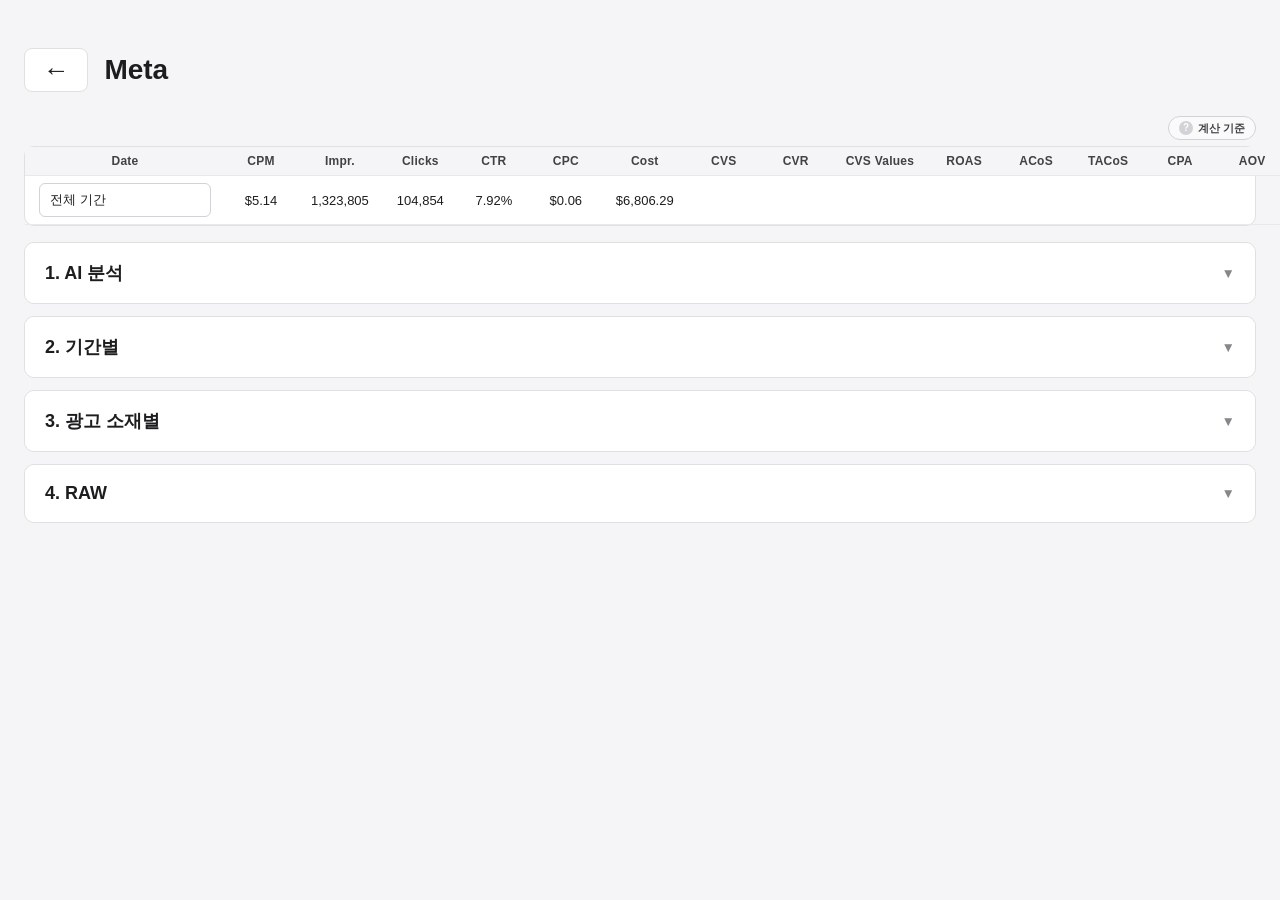
<file: Meta.html>
<!DOCTYPE html>
<html lang="ko">
<head>
  <meta charset="UTF-8">
  <meta name="viewport" content="width=device-width, initial-scale=1.0">
  <title>Meta · GTM1_퍼포먼스</title>
  <style>
    * {
      margin: 0;
      padding: 0;
      box-sizing: border-box;
    }

    body {
      font-family: -apple-system, BlinkMacSystemFont, "Segoe UI", Roboto, sans-serif;
      background-color: #f5f5f7;
      color: #1d1d1f;
      min-height: 100vh;
      padding: 48px 24px;
    }

    .container {
      max-width: 1800px;
      margin: 0 auto;
    }

    h1 {
      font-size: 2.5rem;
      font-weight: 700;
      margin-bottom: 40px;
      text-align: center;
    }

    .page-header {
      display: flex;
      align-items: center;
      justify-content: space-between;
      margin-bottom: 24px;
      gap: 16px;
    }

    .page-header-left {
      display: flex;
      align-items: center;
      gap: 16px;
    }

    .back-link {
      display: inline-flex;
      align-items: center;
      justify-content: center;
      gap: 6px;
      font-size: 1.65rem;
      font-weight: 900;
      line-height: 1;
      color: #1d1d1f;
      text-decoration: none;
      padding: 8px 18px;
      border-radius: 8px;
      background: #fff;
      border: 1px solid #e0e0e0;
      transition: background 0.2s;
    }

    .back-link:hover {
      background: #f5f5f7;
    }

    .page-title {
      font-size: 1.75rem;
      font-weight: 700;
      margin-bottom: 0;
      text-align: left;
    }

    .meta-page-content {
      display: flex;
      flex-direction: column;
      gap: 12px;
    }

    .meta-accordion {
      background: #fff;
      border: 1px solid #e0e0e0;
      border-radius: 10px;
      overflow: hidden;
    }

    .meta-accordion-header {
      width: 100%;
      display: flex;
      align-items: center;
      justify-content: space-between;
      padding: 18px 20px;
      background: #fff;
      border: none;
      font-size: 1.125rem;
      font-weight: 600;
      cursor: pointer;
      text-align: left;
      color: #1d1d1f;
      transition: background 0.2s;
    }

    .meta-accordion-header:hover {
      background: #fafafa;
    }

    .meta-accordion.open .meta-accordion-header {
      border-bottom: 1px solid #e8e8ed;
    }

    .meta-accordion-header .chevron {
      font-size: 0.85rem;
      color: #86868b;
      transition: transform 0.2s;
    }

    .meta-accordion.open .meta-accordion-header .chevron {
      transform: rotate(180deg);
    }

    .meta-accordion-body {
      display: none;
      padding: 20px;
    }

    .meta-accordion.open .meta-accordion-body {
      display: block;
    }

    .meta-subsection {
      background: #fff;
      border: 1px solid #e0e0e0;
      border-radius: 10px;
      padding: 20px;
    }

    .meta-subsection-title {
      font-size: 1.125rem;
      font-weight: 600;
      margin-bottom: 16px;
      color: #1d1d1f;
    }

    .meta-subsection-placeholder {
      padding: 32px 16px;
      text-align: center;
      color: #86868b;
      font-size: 0.875rem;
    }

    .meta-toolbar {
      display: flex;
      flex-wrap: wrap;
      gap: 12px;
      align-items: center;
      justify-content: space-between;
      margin-bottom: 16px;
    }

    .meta-info {
      font-size: 0.875rem;
      color: #6e6e73;
    }

    .meta-info strong {
      color: #1d1d1f;
    }

    .meta-actions {
      display: flex;
      flex-wrap: wrap;
      gap: 8px;
      align-items: center;
    }

    .meta-search {
      padding: 8px 12px;
      border: 1px solid #d2d2d7;
      border-radius: 8px;
      font-size: 0.875rem;
      min-width: 220px;
    }

    .meta-search:focus {
      outline: none;
      border-color: #1877f2;
      box-shadow: 0 0 0 3px rgba(24, 119, 242, 0.15);
    }

    .btn {
      padding: 8px 14px;
      border: 1px solid #d2d2d7;
      border-radius: 8px;
      background: #fff;
      font-size: 0.875rem;
      cursor: pointer;
    }

    .btn:hover {
      background: #f5f5f7;
    }

    .filter-grid {
      display: grid;
      grid-template-columns: repeat(auto-fill, minmax(180px, 1fr));
      gap: 10px;
      margin-bottom: 16px;
      padding: 16px;
      background: #f9f9fb;
      border-radius: 10px;
    }

    .filter-item label {
      display: block;
      font-size: 0.75rem;
      color: #6e6e73;
      margin-bottom: 4px;
    }

    .filter-item input,
    .filter-item select {
      width: 100%;
      padding: 7px 10px;
      border: 1px solid #d2d2d7;
      border-radius: 6px;
      font-size: 0.8125rem;
    }

    .filter-item-date {
      position: relative;
    }

    .date-range-wrap {
      position: relative;
    }

    .date-range-trigger {
      width: 100%;
      padding: 7px 10px;
      border: 1px solid #d2d2d7;
      border-radius: 6px;
      background: #fff;
      font-size: 0.8125rem;
      color: #1d1d1f;
      cursor: pointer;
      white-space: nowrap;
      overflow: hidden;
      text-overflow: ellipsis;
    }

    .date-range-wrap:hover .date-range-trigger,
    .date-range-wrap:focus-within .date-range-trigger {
      border-color: #1877f2;
    }

    .date-range-popover {
      display: none;
      position: absolute;
      top: calc(100% + 4px);
      left: 0;
      z-index: 30;
      width: 220px;
      padding: 8px;
      border: 1px solid #d2d2d7;
      border-radius: 8px;
      background: #fff;
      box-shadow: 0 6px 20px rgba(0, 0, 0, 0.12);
    }

    .date-range-wrap:hover .date-range-popover,
    .date-range-wrap:focus-within .date-range-popover {
      display: block;
    }

    .date-range-hint {
      font-size: 0.6875rem;
      color: #86868b;
      margin-bottom: 6px;
      text-align: center;
    }

    .date-range-nav {
      display: flex;
      align-items: center;
      justify-content: space-between;
      margin-bottom: 4px;
    }

    .date-range-nav button {
      border: none;
      background: transparent;
      cursor: pointer;
      padding: 2px 6px;
      border-radius: 4px;
      color: #1d1d1f;
      font-size: 0.75rem;
    }

    .date-range-nav button:hover {
      background: #f0f0f0;
    }

    .date-range-nav button:disabled {
      opacity: 0.35;
      cursor: not-allowed;
    }

    .date-range-month {
      font-size: 0.75rem;
      font-weight: 600;
    }

    .date-range-weekdays,
    .date-range-days {
      display: grid;
      grid-template-columns: repeat(7, 1fr);
      gap: 1px;
    }

    .date-range-weekdays span {
      text-align: center;
      font-size: 0.625rem;
      color: #86868b;
      padding: 2px 0;
    }

    .date-day {
      height: 22px;
      border: none;
      background: transparent;
      border-radius: 4px;
      font-size: 0.6875rem;
      color: #c7c7cc;
      cursor: default;
      padding: 0;
      line-height: 22px;
    }

    .date-day.available {
      color: #1d1d1f;
      cursor: pointer;
    }

    .date-day.available:hover {
      background: #eef4ff;
    }

    .date-day.in-range {
      background: #e7f3ff;
      color: #1d1d1f;
      border-radius: 0;
    }

    .date-day.range-start,
    .date-day.range-end {
      background: #1877f2;
      color: #fff;
    }

    .date-day.range-start {
      border-radius: 4px 0 0 4px;
    }

    .date-day.range-end {
      border-radius: 0 4px 4px 0;
    }

    .date-day.range-start.range-end {
      border-radius: 4px;
    }

    .date-day.empty {
      visibility: hidden;
    }

    .date-range-actions {
      display: flex;
      justify-content: flex-end;
      margin-top: 6px;
    }

    .date-range-actions .btn-clear {
      font-size: 0.6875rem;
      padding: 3px 8px;
      color: #1877f2;
      border-color: transparent;
      background: transparent;
    }

    .date-range-actions .btn-clear:hover {
      background: #eef4ff;
    }

    .table-wrap {
      overflow: auto;
      max-height: 560px;
      border: 1px solid #e0e0e0;
      border-radius: 10px;
    }

    table {
      width: 100%;
      border-collapse: collapse;
      font-size: 0.8125rem;
    }

    thead th {
      position: sticky;
      top: 0;
      background: #f5f5f7;
      z-index: 1;
      padding: 10px 12px;
      text-align: left;
      border-bottom: 2px solid #e0e0e0;
      white-space: nowrap;
      cursor: pointer;
      user-select: none;
    }

    thead th:hover {
      background: #ebebef;
    }

    thead th .sort-icon {
      margin-left: 4px;
      color: #86868b;
      font-size: 0.7rem;
    }

    tbody td {
      padding: 8px 12px;
      border-bottom: 1px solid #f0f0f0;
      max-width: 280px;
      overflow: hidden;
      text-overflow: ellipsis;
      white-space: nowrap;
    }

    tbody tr:hover {
      background: #fafafa;
    }

    .num {
      text-align: right;
      font-variant-numeric: tabular-nums;
    }

    #creative-tfoot td {
      position: sticky;
      bottom: 0;
      z-index: 2;
      background: #f5f5f7;
      color: #1d1d1f;
      font-weight: 700;
      padding: 10px 12px;
      white-space: nowrap;
      border-top: 1px solid #e0e0e0;
    }

    .creative-charts {
      margin-top: 16px;
    }

    .creative-charts:empty {
      display: none;
    }

    .creative-charts-legend {
      display: flex;
      justify-content: flex-end;
      gap: 14px;
      font-size: 0.75rem;
      color: #6e6e73;
      margin-bottom: 8px;
    }

    .creative-charts-legend span {
      display: inline-flex;
      align-items: center;
      gap: 5px;
    }

    .creative-charts-legend i {
      width: 10px;
      height: 3px;
      border-radius: 2px;
      display: inline-block;
    }

    .creative-charts-row {
      display: grid;
      grid-template-columns: repeat(5, 1fr);
      gap: 8px;
    }

    .creative-chart {
      min-width: 0;
      border: 1px solid #e8e8ed;
      border-radius: 8px;
      padding: 8px 9px 6px;
      background: #fff;
    }

    .creative-chart-head {
      display: flex;
      align-items: baseline;
      justify-content: space-between;
      gap: 4px;
    }

    .creative-chart-title {
      font-size: 0.75rem;
      font-weight: 700;
      color: #6e6e73;
      white-space: nowrap;
    }

    .creative-chart svg {
      display: block;
      width: 100%;
      height: 60px;
      margin-top: 5px;
      overflow: visible;
      cursor: crosshair;
    }

    .creative-chart-dates {
      display: flex;
      justify-content: space-between;
      gap: 4px;
      font-size: 0.5625rem;
      color: #a1a1a6;
      margin-top: 3px;
    }

    .creative-charts-empty {
      font-size: 0.8125rem;
      color: #86868b;
      padding: 8px 0;
    }

    .creative-chart-tip {
      position: fixed;
      z-index: 1000;
      padding: 6px 9px;
      background: #1d1d1f;
      color: #fff;
      border-radius: 6px;
      font-size: 0.6875rem;
      line-height: 1.6;
      white-space: nowrap;
      box-shadow: 0 6px 18px rgba(0, 0, 0, 0.25);
      opacity: 0;
      visibility: hidden;
      transition: opacity 0.1s ease;
      pointer-events: none;
    }

    .creative-chart-tip.visible {
      opacity: 1;
      visibility: visible;
    }

    .creative-chart-tip .tip-date {
      color: #c7c7cc;
      margin-bottom: 2px;
    }

    .creative-chart-tip .tip-dot {
      display: inline-block;
      width: 7px;
      height: 7px;
      border-radius: 50%;
      margin-right: 4px;
      vertical-align: baseline;
    }

    @media (max-width: 1100px) {
      .creative-charts-row {
        grid-template-columns: repeat(3, 1fr);
      }
    }

    @media (max-width: 640px) {
      .creative-charts-row {
        grid-template-columns: repeat(2, 1fr);
      }
    }

    .meta-status {
      padding: 24px;
      text-align: center;
      color: #6e6e73;
    }

    .meta-status.error {
      color: #d70015;
    }

    .pagination {
      display: flex;
      align-items: center;
      justify-content: space-between;
      margin-top: 12px;
      font-size: 0.875rem;
      color: #6e6e73;
    }

    .pagination-controls {
      display: flex;
      gap: 8px;
      align-items: center;
    }

    .pagination-controls select {
      padding: 6px 8px;
      border: 1px solid #d2d2d7;
      border-radius: 6px;
    }

    .stats-section {
      margin-top: 32px;
      padding-top: 24px;
      border-top: 2px solid #e0e0e0;
    }

    .stats-title {
      font-size: 1.125rem;
      font-weight: 600;
      margin-bottom: 16px;
      color: #1d1d1f;
    }

    .stats-title span {
      color: #1877f2;
    }

    .stats-title .stats-sub {
      color: #6e6e73;
      font-weight: 500;
      font-size: 0.9375rem;
    }

    .stats-table thead {
      position: sticky;
      top: 0;
      z-index: 2;
    }

    .stats-table thead th {
      position: static;
      top: auto;
      background: #f5f5f7;
      z-index: auto;
      cursor: default;
      text-align: center;
      border-bottom: none;
    }

    .stats-table thead th[data-sort-key] {
      cursor: pointer;
      user-select: none;
    }

    .stats-table thead th[data-sort-key]:hover {
      background: #ebebef;
    }

    .stats-table thead tr:first-child th:not([rowspan]) {
      box-shadow: inset 0 -1px 0 #d2d2d7;
    }

    .stats-table thead tr:nth-child(2) th,
    .stats-table thead tr:first-child th[rowspan] {
      top: auto;
      z-index: auto;
      box-shadow: inset 0 -2px 0 #e0e0e0;
    }

    .stats-table thead th[rowspan] {
      z-index: auto;
      vertical-align: middle;
    }

    .stats-table thead th.group-start {
      border-left: 2px solid #d2d2d7;
    }

    .stats-table tbody td.group-start {
      border-left: 2px solid #e8e8ed;
    }

    .stats-table tbody td.product-group {
      font-weight: 600;
      background: #fafafa;
      vertical-align: middle;
    }

    .stats-table tbody td.platform {
      color: #6e6e73;
      font-weight: 500;
    }

    .stats-table tbody tr.subtotal td {
      background: #f5f5f7;
      font-weight: 600;
    }

    .phrase-card-grid {
      display: grid;
      grid-template-columns: repeat(2, minmax(0, 1fr));
      gap: 16px;
      align-items: start;
    }

    .phrase-card {
      background: #f9f9fb;
      border: 1px solid #e8e8ed;
      border-radius: 10px;
      padding: 0;
      height: 468px;
      display: flex;
      flex-direction: column;
      overflow: hidden;
    }

    .phrase-card-header {
      min-height: 88px;
      height: 88px;
      flex-shrink: 0;
      display: flex;
      flex-direction: column;
      justify-content: center;
      gap: 4px;
      padding: 16px 20px;
      border-bottom: 1px solid #e8e8ed;
    }

    .phrase-card-scroll {
      flex: 1;
      min-height: 0;
      max-height: 380px;
      overflow-y: auto;
      overflow-x: hidden;
      padding: 16px 20px 20px;
    }

    .phrase-card-scroll::-webkit-scrollbar {
      width: 6px;
    }

    .phrase-card-scroll::-webkit-scrollbar-thumb {
      background: #c7c7cc;
      border-radius: 3px;
    }

    .phrase-card-num {
      font-size: 0.75rem;
      font-weight: 600;
      letter-spacing: 0.04em;
      color: #86868b;
      text-transform: uppercase;
    }

    .phrase-card-title {
      font-size: 1rem;
      font-weight: 600;
      color: #1d1d1f;
      line-height: 1.35;
      margin: 0;
    }

    .phrase-card-body {
      font-size: 0.875rem;
      color: #424245;
      line-height: 1.65;
    }

    .phrase-md p {
      margin: 0 0 0.75em;
    }

    .phrase-md p:last-child {
      margin-bottom: 0;
    }

    @media (max-width: 960px) {
      .phrase-card-grid {
        grid-template-columns: repeat(2, minmax(0, 1fr));
      }
    }

    @media (max-width: 560px) {
      .phrase-card-grid {
        grid-template-columns: 1fr;
      }

      .phrase-card {
        height: auto;
        max-height: 420px;
      }

      .ai-summary-metric {
        grid-template-columns: 1fr;
        gap: 4px;
      }
    }

    .ai-summary-block {
      background: #fff;
      border: 1px solid #e8e8ed;
      border-radius: 8px;
      padding: 12px 14px;
      margin-bottom: 12px;
    }

    .ai-summary-block:last-child {
      margin-bottom: 0;
    }

    .ai-summary-block-title {
      font-size: 0.75rem;
      font-weight: 700;
      letter-spacing: 0.06em;
      color: #86868b;
      margin-bottom: 10px;
    }

    .ai-summary-block-title-row {
      display: flex;
      align-items: center;
      justify-content: space-between;
      gap: 8px;
      margin-bottom: 10px;
    }

    .ai-summary-block-title-row .ai-summary-block-title {
      margin-bottom: 0;
    }

    .ai-summary-campaign {
      padding: 10px 0;
      border-bottom: 1px solid #f0f0f2;
    }

    .ai-summary-campaign:last-child {
      border-bottom: none;
      padding-bottom: 0;
    }

    .ai-summary-campaign:first-of-type {
      padding-top: 0;
    }

    .ai-summary-campaign-head {
      display: flex;
      flex-wrap: wrap;
      align-items: baseline;
      gap: 6px;
      margin-bottom: 4px;
      line-height: 1.4;
    }

    .ai-summary-campaign-head strong {
      color: #1d1d1f;
      font-size: 0.8125rem;
      font-weight: 600;
      white-space: nowrap;
    }

    .ai-summary-campaign-name {
      font-weight: 600;
      color: #1877f2;
      font-size: 0.875rem;
      word-break: break-word;
    }

    .ai-summary-campaign-detail {
      font-size: 0.8125rem;
      color: #6e6e73;
      margin-bottom: 4px;
    }

    .ai-summary-campaign-note {
      font-size: 0.8125rem;
      color: #424245;
      line-height: 1.55;
    }

    .ai-summary-metrics {
      display: flex;
      flex-direction: column;
      gap: 0;
    }

    .ai-summary-metric {
      display: grid;
      grid-template-columns: 112px 1fr;
      gap: 10px;
      align-items: start;
      padding: 8px 0;
      border-bottom: 1px solid #f5f5f7;
    }

    .ai-summary-metric:last-child {
      border-bottom: none;
      padding-bottom: 0;
    }

    .ai-summary-metric-label {
      font-size: 0.8125rem;
      font-weight: 600;
      color: #1d1d1f;
      line-height: 1.45;
    }

    .ai-summary-metric-value {
      font-size: 0.8125rem;
      color: #424245;
      line-height: 1.55;
    }

    .ai-summary-tag {
      display: inline-block;
      padding: 1px 7px;
      border-radius: 4px;
      font-size: 0.75rem;
      font-weight: 600;
      background: #f5f5f7;
      color: #424245;
      margin-left: 4px;
      vertical-align: middle;
    }

    .ai-summary-tag.good {
      background: #e7f3ff;
      color: #1877f2;
    }

    .ai-summary-tag.warn {
      background: #fff8e1;
      color: #f57f17;
    }

    .ai-summary-tag.bad {
      background: #ffebee;
      color: #c62828;
    }

    .meta-ai-tier-section {
      margin-bottom: 16px;
    }

    .meta-ai-tier-section:last-child {
      margin-bottom: 0;
    }

    .meta-ai-tier-title {
      display: flex;
      align-items: center;
      justify-content: space-between;
      gap: 8px;
      width: 100%;
      font-family: inherit;
      font-size: 0.875rem;
      font-weight: 700;
      color: #1d1d1f;
      padding: 8px 12px;
      margin: 0;
      background: #eef4ff;
      border: 0;
      border-left: 3px solid #1877f2;
      border-radius: 0 6px 6px 0;
      cursor: pointer;
      text-align: left;
    }

    .meta-ai-tier-title:hover {
      background: #e3edff;
    }

    .meta-ai-tier-chevron {
      flex-shrink: 0;
      font-size: 0.7rem;
      color: #1877f2;
      transition: transform 0.2s ease;
    }

    .meta-ai-tier-section.open .meta-ai-tier-chevron {
      transform: rotate(180deg);
    }

    .meta-ai-tier-body {
      display: none;
      margin-top: 10px;
    }

    .meta-ai-tier-section.open .meta-ai-tier-body {
      display: block;
    }

    .meta-ai-merge-divider {
      height: 1px;
      background: #e2e2e6;
      margin: 18px 0 16px;
    }

    .meta-ai-merge-subtitle {
      font-size: 0.9375rem;
      font-weight: 700;
      color: #1d1d1f;
      margin-bottom: 12px;
    }

    .meta-ai-tier-empty {
      margin: 0;
      padding: 12px 14px;
      font-size: 0.8125rem;
      color: #86868b;
      background: #fff;
      border: 1px dashed #e8e8ed;
      border-radius: 8px;
    }

    .meta-ai-campaign-select-wrap {
      margin-bottom: 14px;
      padding: 12px 14px;
      background: #fff;
      border: 1px solid #e8e8ed;
      border-radius: 8px;
    }

    .meta-ai-campaign-label {
      display: block;
      font-size: 0.75rem;
      font-weight: 600;
      color: #6e6e73;
      margin-bottom: 6px;
    }

    .meta-ai-campaign-select {
      width: 100%;
      padding: 8px 10px;
      border: 1px solid #d2d2d7;
      border-radius: 6px;
      font-size: 0.8125rem;
      background: #fff;
    }

    .meta-ad-eval-list {
      display: flex;
      flex-direction: column;
      gap: 10px;
    }

    .meta-ad-eval-item {
      background: #fff;
      border: 1px solid #e8e8ed;
      border-radius: 8px;
      padding: 12px 14px;
    }

    .meta-ad-eval-head {
      display: flex;
      align-items: flex-start;
      justify-content: space-between;
      gap: 10px;
      margin-bottom: 10px;
    }

    .meta-ad-eval-name {
      font-size: 0.875rem;
      font-weight: 600;
      color: #1877f2;
      line-height: 1.4;
      word-break: break-word;
      flex: 1;
    }

    .meta-ad-eval-score {
      flex-shrink: 0;
      min-width: 44px;
      padding: 4px 8px;
      border-radius: 6px;
      font-size: 0.8125rem;
      font-weight: 700;
      text-align: center;
      background: #f5f5f7;
      color: #424245;
    }

    .meta-ad-eval-score.high {
      background: #e7f3ff;
      color: #1877f2;
    }

    .meta-ad-eval-score.mid {
      background: #fff8e1;
      color: #f57f17;
    }

    .meta-ad-eval-score.low {
      background: #ffebee;
      color: #c62828;
    }

    .meta-ad-eval-score-label {
      display: block;
      font-size: 0.625rem;
      font-weight: 600;
      color: #86868b;
      margin-bottom: 2px;
    }

    .meta-ad-eval-row {
      font-size: 0.8125rem;
      line-height: 1.55;
      margin-bottom: 6px;
    }

    .meta-score-bar {
      display: flex;
      justify-content: flex-end;
      margin: 0 0 10px;
    }

    .meta-score-info {
      display: inline-flex;
      align-items: center;
      gap: 3px;
      font-size: 0.6875rem;
      font-weight: 600;
      color: #6e6e73;
      background: #f0f0f2;
      border-radius: 999px;
      padding: 3px 10px;
      cursor: help;
      white-space: nowrap;
      outline: none;
    }

    .meta-score-info:hover,
    .meta-score-info:focus-visible {
      background: #e3e3e6;
      color: #1d1d1f;
    }

    .meta-score-tip {
      position: fixed;
      z-index: 1000;
      width: 264px;
      padding: 12px 14px;
      background: #1d1d1f;
      color: #fff;
      border-radius: 10px;
      box-shadow: 0 10px 28px rgba(0, 0, 0, 0.28);
      opacity: 0;
      visibility: hidden;
      transition: opacity 0.15s ease;
      font-size: 0.75rem;
      line-height: 1.6;
      pointer-events: none;
    }

    .meta-score-tip.visible {
      opacity: 1;
      visibility: visible;
    }

    .meta-score-tip .tip-title {
      font-size: 0.75rem;
      font-weight: 700;
      color: #fff;
      margin-bottom: 6px;
    }

    .meta-score-tip .tip-grade {
      display: flex;
      justify-content: space-between;
      gap: 10px;
      color: #d1d1d6;
    }

    .meta-score-tip .tip-grade .lvl {
      font-weight: 600;
      color: #fff;
    }

    .meta-score-tip .tip-sub {
      font-size: 0.75rem;
      font-weight: 700;
      color: #fff;
      margin: 10px 0 4px;
    }

    .meta-score-tip .tip-factor {
      color: #c7c7cc;
      padding-left: 10px;
      position: relative;
    }

    .meta-score-tip .tip-factor::before {
      content: "·";
      position: absolute;
      left: 2px;
      color: #8e8e93;
    }

    .meta-ad-eval-row:last-child {
      margin-bottom: 0;
    }

    .meta-ad-eval-row-label {
      font-weight: 600;
      color: #1d1d1f;
      margin-right: 6px;
    }

    .meta-ad-eval-action {
      display: inline-block;
      margin-top: 4px;
      padding: 3px 8px;
      border-radius: 4px;
      font-size: 0.75rem;
      font-weight: 600;
      background: #eef4ff;
      color: #1877f2;
    }

    .meta-ad-eval-metrics {
      font-size: 0.75rem;
      color: #86868b;
      margin-bottom: 8px;
    }

    .meta-ad-eval-tier-grid {
      display: grid;
      grid-template-columns: 1fr 1fr;
      gap: 10px;
      margin-top: 10px;
    }

    @media (max-width: 768px) {
      .meta-ad-eval-tier-grid {
        grid-template-columns: 1fr;
      }
    }

    .meta-ad-eval-tier-block {
      border: 1px solid #e8e8ed;
      border-radius: 8px;
      padding: 10px 12px;
      background: #fafafa;
    }

    .meta-ad-eval-tier-block.empty {
      display: flex;
      align-items: center;
      justify-content: center;
      min-height: 72px;
      color: #86868b;
      font-size: 0.8125rem;
      background: #f5f5f7;
    }

    .meta-ad-eval-tier-head {
      display: flex;
      align-items: center;
      justify-content: space-between;
      gap: 8px;
      margin-bottom: 8px;
    }

    .meta-ad-eval-tier-label {
      font-size: 0.8125rem;
      font-weight: 600;
      color: #1d1d1f;
    }

    .meta-ad-eval-tier-compare {
      font-size: 0.75rem;
      color: #424245;
      margin-top: 8px;
      padding-top: 8px;
      border-top: 1px dashed #e8e8ed;
    }

    .meta-creative-rec-group {
      margin-bottom: 18px;
    }

    .meta-creative-rec-group:last-child {
      margin-bottom: 0;
    }

    .meta-creative-rec-group-title {
      display: flex;
      align-items: center;
      gap: 8px;
      font-size: 0.875rem;
      font-weight: 600;
      color: #1d1d1f;
      margin-bottom: 10px;
      padding-bottom: 6px;
      border-bottom: 1px solid #e8e8ed;
    }

    .meta-creative-rec-tier-tag {
      font-weight: 500;
      color: #86868b;
    }

    .meta-creative-rec-list {
      display: flex;
      flex-direction: column;
      gap: 10px;
    }

    .meta-creative-rec-item {
      background: #fff;
      border: 1px solid #e8e8ed;
      border-radius: 8px;
      padding: 12px 14px;
    }

    .meta-creative-rec-name {
      font-size: 0.875rem;
      font-weight: 600;
      color: #1877f2;
      margin-bottom: 8px;
      word-break: break-word;
    }

    .meta-creative-rec-row {
      font-size: 0.8125rem;
      line-height: 1.55;
      margin-bottom: 5px;
    }

    .meta-creative-rec-row:last-child {
      margin-bottom: 0;
    }

    .meta-creative-rec-label {
      font-weight: 600;
      color: #1d1d1f;
      margin-right: 6px;
    }

    .meta-creative-rec-badge {
      display: inline-block;
      padding: 2px 8px;
      border-radius: 4px;
      font-size: 0.75rem;
      font-weight: 600;
    }

    .meta-creative-rec-badge.win {
      background: #e7f3ff;
      color: #1877f2;
    }

    .meta-creative-rec-badge.fatigue {
      background: #fff8e1;
      color: #f57f17;
    }

    .meta-creative-rec-badge.refresh {
      background: #f3e5f5;
      color: #7b1fa2;
    }

    .meta-creative-rec-badge.replace {
      background: #ffebee;
      color: #c62828;
    }

    .meta-creative-rec-badge.monitor {
      background: #f5f5f7;
      color: #424245;
    }

    .meta-adset-tier-compare {
      display: grid;
      grid-template-columns: 1fr 1fr;
      gap: 10px;
      margin-bottom: 12px;
    }

    @media (max-width: 560px) {
      .meta-adset-tier-compare {
        grid-template-columns: 1fr;
      }
    }

    .meta-adset-tier-block {
      background: #fff;
      border: 1px solid #e8e8ed;
      border-radius: 8px;
      padding: 12px 14px;
    }

    .meta-adset-tier-block.leader {
      border-color: #1877f2;
      box-shadow: 0 0 0 1px rgba(24, 119, 242, 0.15);
    }

    .meta-adset-tier-head {
      font-size: 0.875rem;
      font-weight: 700;
      color: #1d1d1f;
      margin-bottom: 10px;
      padding-bottom: 8px;
      border-bottom: 1px solid #f0f0f2;
    }

    .meta-adset-tier-metric {
      display: flex;
      justify-content: space-between;
      gap: 8px;
      font-size: 0.8125rem;
      line-height: 1.5;
      margin-bottom: 6px;
    }

    .meta-adset-tier-metric:last-child {
      margin-bottom: 0;
    }

    .meta-adset-tier-metric-label {
      color: #6e6e73;
      flex-shrink: 0;
    }

    .meta-adset-tier-metric-value {
      color: #1d1d1f;
      font-weight: 600;
      text-align: right;
    }

    .meta-adset-tier-rec {
      background: #fff;
      border: 1px solid #e8e8ed;
      border-radius: 8px;
      padding: 12px 14px;
    }

    .meta-adset-tier-rec-title {
      font-size: 0.75rem;
      font-weight: 700;
      letter-spacing: 0.06em;
      color: #86868b;
      margin-bottom: 8px;
    }

    .meta-expand-list {
      display: flex;
      flex-direction: column;
      gap: 10px;
    }

    .meta-expand-item {
      background: #fff;
      border: 1px solid #e8e8ed;
      border-radius: 8px;
      padding: 12px 14px;
    }

    .meta-expand-item-head {
      display: flex;
      justify-content: space-between;
      align-items: flex-start;
      gap: 10px;
      margin-bottom: 8px;
    }

    .meta-expand-ad-name {
      font-size: 0.875rem;
      font-weight: 600;
      color: #1877f2;
      word-break: break-word;
    }

    .meta-expand-match {
      font-size: 0.75rem;
      color: #6e6e73;
      margin: 6px 0 10px;
    }

    .meta-expand-strategies {
      border-top: 1px solid #f0f0f2;
      padding-top: 10px;
    }

    .meta-expand-strategies-title {
      font-size: 0.75rem;
      font-weight: 700;
      letter-spacing: 0.04em;
      color: #86868b;
      margin-bottom: 8px;
    }

    .meta-expand-strategy-row {
      display: flex;
      justify-content: space-between;
      align-items: center;
      gap: 10px;
      font-size: 0.8125rem;
      line-height: 1.5;
      padding: 4px 0;
    }

    .meta-expand-strategy-name {
      color: #1d1d1f;
      font-weight: 500;
    }

    .meta-expand-priority {
      flex-shrink: 0;
      padding: 2px 8px;
      border-radius: 4px;
      font-size: 0.6875rem;
      font-weight: 700;
      letter-spacing: 0.03em;
    }

    .meta-expand-priority.high {
      background: #eef4ff;
      color: #1877f2;
    }

    .meta-expand-priority.medium {
      background: #fff8e6;
      color: #b26a00;
    }

    .meta-expand-priority.low {
      background: #f5f5f7;
      color: #6e6e73;
    }

    .meta-adset-tier-rec-list {
      margin: 0;
      padding-left: 1.1em;
      font-size: 0.8125rem;
      line-height: 1.6;
      color: #424245;
    }

    .meta-adset-tier-rec-list li {
      margin-bottom: 6px;
    }

    .meta-adset-tier-rec-list li:last-child {
      margin-bottom: 0;
    }

    .meta-audience-insight-list {
      margin: 0;
      padding-left: 1.1em;
      font-size: 0.875rem;
      line-height: 1.65;
      color: #1d1d1f;
    }

    .meta-audience-insight-list li {
      margin-bottom: 10px;
    }

    .meta-audience-insight-list li:last-child {
      margin-bottom: 0;
    }
  </style>
  <link rel="stylesheet" href="shared/kpi-summary.css">
</head>
<body>
  <div class="container">
    <div class="page-header">
      <div class="page-header-left">
        <a href="index.html" class="back-link" aria-label="뒤로 가기" title="뒤로 가기">←</a>
        <h1 class="page-title">Meta</h1>
      </div>
    </div>

    <div id="kpi-summary-root"></div>

    <div class="meta-page-content">
      <div class="meta-accordion" id="accordion-ai">
        <button type="button" class="meta-accordion-header" aria-expanded="false">
          <span>1. AI 분석</span>
          <span class="chevron">▼</span>
        </button>
        <div class="meta-accordion-body">
          <div class="phrase-card-grid" id="meta-ai-cards">
            <article class="phrase-card" data-meta-ai-card="1">
              <div class="phrase-card-header">
                <span class="phrase-card-num">Action 1</span>
                <span class="phrase-card-title" id="meta-ai-card-1-title">광고 현황 및 세트 분석</span>
              </div>
              <div class="phrase-card-scroll">
                <div class="phrase-card-body phrase-md" id="meta-ai-card-1-body">데이터를 불러온 후 표시됩니다.</div>
              </div>
            </article>
            <article class="phrase-card" data-meta-ai-card="2">
              <div class="phrase-card-header">
                <span class="phrase-card-num">Action 2</span>
                <span class="phrase-card-title" id="meta-ai-card-2-title">광고별 평가</span>
              </div>
              <div class="phrase-card-scroll">
                <div class="phrase-card-body phrase-md" id="meta-ai-card-2-body">데이터를 불러온 후 표시됩니다.</div>
              </div>
            </article>
          </div>
        </div>
      </div>

      <div class="meta-accordion" id="accordion-period">
        <button type="button" class="meta-accordion-header" aria-expanded="false">
          <span>2. 기간별</span>
          <span class="chevron">▼</span>
        </button>
        <div class="meta-accordion-body">
          <div class="filter-grid" id="meta-filters"></div>

          <div class="table-wrap">
            <table class="stats-table" id="meta-stats-table">
                <thead id="meta-stats-thead"></thead>
                <tbody id="meta-stats-tbody"></tbody>
              </table>
            </div>
        </div>
      </div>

      <div class="meta-accordion" id="accordion-creative">
        <button type="button" class="meta-accordion-header" aria-expanded="false">
          <span>3. 광고 소재별</span>
          <span class="chevron">▼</span>
        </button>
        <div class="meta-accordion-body">
          <div class="filter-grid" id="creative-filters"></div>

          <div class="table-wrap">
            <table class="stats-table" id="creative-table">
              <thead id="creative-thead"></thead>
              <tbody id="creative-tbody"></tbody>
              <tfoot id="creative-tfoot"></tfoot>
            </table>
          </div>

          <div class="pagination">
            <span id="creative-row-count"></span>
            <div class="pagination-controls">
              <button type="button" class="btn" id="creative-prev">이전</button>
              <span id="creative-page-info"></span>
              <button type="button" class="btn" id="creative-next">다음</button>
              <select id="creative-page-size">
                <option value="50">50행</option>
                <option value="100" selected>100행</option>
                <option value="200">200행</option>
                <option value="500">500행</option>
              </select>
            </div>
          </div>

          <div class="creative-charts" id="creative-charts"></div>

          <div class="stats-section">
            <h3 class="stats-title">소재 전체 · <span id="creative-stats-campaign-label">-</span><span id="creative-stats-date-label" class="stats-sub"></span></h3>
            <div class="table-wrap">
              <table class="stats-table" id="creative-stats-table">
                <thead id="creative-stats-thead"></thead>
                <tbody id="creative-stats-tbody"></tbody>
              </table>
            </div>
          </div>
        </div>
      </div>

      <div class="meta-accordion" id="accordion-raw">
        <button type="button" class="meta-accordion-header" aria-expanded="false">
          <span>4. RAW</span>
          <span class="chevron">▼</span>
        </button>
        <div class="meta-accordion-body">
          <div class="meta-toolbar">
            <div class="meta-info" id="raw-info">데이터를 불러오는 중...</div>
            <div class="meta-actions">
              <input type="search" class="meta-search" id="raw-global-search" placeholder="전체 검색...">
              <button type="button" class="btn" id="raw-reset-filters">필터 초기화</button>
            </div>
          </div>

          <div class="filter-grid" id="raw-filters"></div>

          <div class="table-wrap">
            <table id="raw-table">
              <thead id="raw-thead"></thead>
              <tbody id="raw-tbody"></tbody>
            </table>
          </div>

          <div class="pagination">
            <span id="raw-row-count"></span>
            <div class="pagination-controls">
              <button type="button" class="btn" id="raw-prev">이전</button>
              <span id="raw-page-info"></span>
              <button type="button" class="btn" id="raw-next">다음</button>
              <select id="raw-page-size">
                <option value="50">50행</option>
                <option value="100" selected>100행</option>
                <option value="200">200행</option>
                <option value="500">500행</option>
              </select>
            </div>
          </div>
        </div>
      </div>
    </div>
  </div>

  <script src="Meta/data.js"></script>
  <script src="shared/data-loader.js"></script>
  <script src="shared/column-resolver.js"></script>
  <script src="shared/chart-axis-dates.js"></script>
  <script>
    const NUMERIC_COLUMNS = new Set();
    let CAMPAIGN_COL = '캠페인 이름';
    const ALL_FILTER_VALUE = '__all__';
    let DATE_COL = '일';
    const DATE_FILTER_LABEL = '날짜';
    let AD_SET_COL = '광고 세트 이름';
    let AD_NAME_COL = '광고 이름';
    let IMP_COL = '노출';
    let CLICKS_COL = '링크 클릭';
    let SPEND_COL = '지출 금액 (USD)';
    let CTR_COL = 'CTR(링크 클릭률)';
    let CPC_COL = 'CPC(링크 클릭당 비용)';

    const META_KPI_COL = {
      IMPRESSIONS: IMP_COL,
      CLICKS: CLICKS_COL,
      SPEND: SPEND_COL
    };

    function refreshMetaNumericColumns() {
      NUMERIC_COLUMNS.clear();
      [IMP_COL, CLICKS_COL, SPEND_COL, CTR_COL, CPC_COL].forEach((col) => NUMERIC_COLUMNS.add(col));
    }

    function bindMetaColumnsFromPayload(columns) {
      const resolver = window.PerformanceColumnResolver;
      if (!resolver || !columns?.length) return;

      const resolved = resolver.resolveMetaColumns(columns);
      CAMPAIGN_COL = resolved.CAMPAIGN || CAMPAIGN_COL;
      DATE_COL = resolved.DATE || DATE_COL;
      AD_SET_COL = resolved.AD_SET || AD_SET_COL;
      AD_NAME_COL = resolved.AD_NAME || AD_NAME_COL;
      IMP_COL = resolved.IMPRESSIONS || IMP_COL;
      CLICKS_COL = resolved.CLICKS || CLICKS_COL;
      SPEND_COL = resolved.SPEND || SPEND_COL;
      CTR_COL = resolved.CTR || CTR_COL;
      CPC_COL = resolved.CPC || CPC_COL;

      META_KPI_COL.IMPRESSIONS = IMP_COL;
      META_KPI_COL.CLICKS = CLICKS_COL;
      META_KPI_COL.SPEND = SPEND_COL;
      refreshMetaNumericColumns();
    }

    refreshMetaNumericColumns();
    const CREATIVE_FILTER_KEY = 'creativeName';
    const STATS_TABLE_COLS = 12;
    const CREATIVE_TABLE_COLS = 12;
    const CREATIVE_CHANNEL_ORDER = { IG: 0, FB: 1, '-': 2, '기타': 3 };
    const CAMPAIGN_PREFIX = '[US]Amazon_Meta_Traffic_';

    const CREATIVE_LEGACY_FORMATS = ['숏폼', '슬라이드', '영상', '이미지'];
    const CREATIVE_LEGACY_CONTEXTS = ['상시', 'BSS', '테스트'];
    const CREATIVE_LEGACY_PRODUCTS = ['당근패드', 'Rice', 'Carrot', 'Peach'];

    function normalizeAdNameForParsing(adName) {
      return String(adName ?? '').trim().replace(/\s*-\s*사본\s*$/i, '');
    }

    function extractLegacyMetaCreative(name) {
      let s = name.replace(/^\[US\]Amazon_Meta_Traffic_/, '');
      s = s.replace(/^(?:Broad|Retarget)_/, '');
      s = s.replace(/^2026_\d+월_/, '');
      for (const ctx of CREATIVE_LEGACY_CONTEXTS) {
        if (s.startsWith(`${ctx}_`)) {
          s = s.slice(ctx.length + 1);
          break;
        }
      }
      for (const product of CREATIVE_LEGACY_PRODUCTS) {
        if (s.startsWith(`${product}_`)) {
          s = s.slice(product.length + 1);
          break;
        }
      }
      for (const format of CREATIVE_LEGACY_FORMATS) {
        if (s.startsWith(`${format}_`)) {
          s = s.slice(format.length + 1);
          break;
        }
      }
      return s.trim();
    }

    function extractJuneProductFallback(name) {
      const match = name.match(/^([A-Za-z]+)_\d{4}_\d+월(?:\s+Tier\s*\d+|_Tier\s*\d+)?(?:_(?:FB|IG))?$/i);
      return match ? match[1] : '';
    }

    function getAdCreativeShortName(adName) {
      const name = normalizeAdNameForParsing(adName);
      if (!name) return '';

      const channelContent = name.match(/_(?:FB|IG)_(.+)$/i);
      if (channelContent && channelContent[1]) return channelContent[1].trim();

      const kolMatch = name.match(/^KOL_\d{4}_\d+월(?:\s+Tier\s*\d+|_Tier\s*\d+?)_(.+)$/i);
      if (kolMatch && kolMatch[1]) return kolMatch[1].trim();

      if (name.startsWith('[US]Amazon_Meta_Traffic_')) {
        const legacy = extractLegacyMetaCreative(name);
        if (legacy) return legacy;
      }

      if (/_?(?:FB|IG)$/i.test(name)) {
        const fallback = extractJuneProductFallback(name);
        if (fallback) return fallback;
      }

      return name;
    }

    const CREATIVE_CANONICAL_GROUPS = [
      ['당근슬라이스', '3D배너+슬라이스'],
      ['3D배너+케이키', '#2cakey.julia', '#2cakey.miri'],
      ['3D배너+코리아#1', '#4korea1.miri', '#4korea1.drpalvasha'],
      ['Acne_B&A', 'B&A+acne', 'Acne_Review'],
      ['Flaky_B&A', 'B&A+flaky'],
      ['Redness_B&A', 'B&A+redness'],
    ];
    const CREATIVE_CANONICAL_KEY = new Map();
    const CREATIVE_CANONICAL_LABEL = new Map();
    for (const group of CREATIVE_CANONICAL_GROUPS) {
      const canonical = group[0].toLowerCase();
      CREATIVE_CANONICAL_LABEL.set(canonical, group[0]);
      for (const name of group) {
        CREATIVE_CANONICAL_KEY.set(name.toLowerCase(), canonical);
      }
    }

    function getAdCreativeFilterKey(adName) {
      const short = getAdCreativeShortName(adName).toLowerCase();
      return CREATIVE_CANONICAL_KEY.get(short) || short;
    }

    function getAdCreativeDisplayName(adName) {
      const key = getAdCreativeFilterKey(adName);
      return CREATIVE_CANONICAL_LABEL.get(key) || getAdCreativeShortName(adName);
    }

    function getAdChannelFromName(name) {
      const text = String(name ?? '');
      if (/_FB(?:_|$)/i.test(text)) return 'FB';
      if (/_IG(?:_|$)/i.test(text)) return 'IG';
      return '기타';
    }

    function getAdChannelFromRow(row) {
      const fromAd = getAdChannelFromName(row[AD_NAME_COL]);
      if (fromAd !== '기타') return fromAd;
      const fromSet = getAdChannelFromName(row[AD_SET_COL]);
      if (fromSet !== '기타') return fromSet;
      return '-';
    }

    function getAdTierFromName(name) {
      const match = String(name ?? '').match(/Tier\s*(\d+)/i);
      return match ? `Tier ${match[1]}` : null;
    }

    function getAdTierFromRow(row) {
      return getAdTierFromName(row[AD_NAME_COL]) || getAdTierFromName(row[AD_SET_COL]);
    }

    function getCampaignShortName(fullName) {
      const name = String(fullName ?? '');
      if (name.startsWith(CAMPAIGN_PREFIX)) {
        return name.slice(CAMPAIGN_PREFIX.length);
      }
      return name;
    }

    function getCampaignOptions() {
      return [...new Set(state.rows.map(r => getCampaignShortName(r[CAMPAIGN_COL])).filter(v => v !== ''))]
        .sort((a, b) => String(a).localeCompare(String(b), 'ko'));
    }

    function getRowsByCampaign(campaignShort) {
      if (!campaignShort) return [];
      return state.rows.filter(row =>
        getCampaignShortName(row[CAMPAIGN_COL]).toLowerCase() === campaignShort
      );
    }

    function normalizeDate(val) {
      const s = String(val ?? '').trim();
      if (!s) return '';
      const m = s.match(/^(\d{4})-(\d{2})-(\d{2})/);
      return m ? `${m[1]}-${m[2]}-${m[3]}` : '';
    }

    function filterByDateRange(rows, filterState = state.filters) {
      const from = filterState.dateFrom || '';
      const to = filterState.dateTo || '';
      if (!from && !to) return rows;
      return rows.filter(row => {
        const d = normalizeDate(row[DATE_COL]);
        if (!d) return false;
        if (from && d < from) return false;
        if (to && d > to) return false;
        return true;
      });
    }

    function getDateRangeLabel(filterState = state.filters) {
      const from = filterState.dateFrom || '';
      const to = filterState.dateTo || '';
      if (!from && !to) return '전체 기간';
      if (from && to) return from === to ? from : `${from} ~ ${to}`;
      if (from) return `${from} ~`;
      return `~ ${to}`;
    }


    function getDateBoundsForCampaign(campaignShort) {
      const rows = (campaignShort && campaignShort !== ALL_FILTER_VALUE) ? getRowsByCampaign(campaignShort) : state.rows;
      const dates = rows
        .map(r => normalizeDate(r[DATE_COL]))
        .filter(Boolean)
        .sort();
      if (!dates.length) return { min: '', max: '' };
      return { min: dates[0], max: dates[dates.length - 1] };
    }

    function ensureCampaignSelected() {
      const options = getCampaignOptions();
      if (!options.length) return;
      const current = state.filters[CAMPAIGN_COL];
      if (current === ALL_FILTER_VALUE) return;
      if (!current || !options.some(o => o.toLowerCase() === current)) {
        state.filters[CAMPAIGN_COL] = options[0].toLowerCase();
      }
    }

    function parseNum(val) {
      const n = parseFloat(String(val ?? '').replace(/,/g, '').replace(/[%$]/g, ''));
      return Number.isNaN(n) ? 0 : n;
    }

    function createTierMetrics() {
      return {
        impressions: 0,
        clicks: 0,
        spend: 0,
        ctrSum: 0,
        ctrCount: 0,
        cpcSum: 0,
        cpcCount: 0
      };
    }

    function trackTierAverage(bucket, sumKey, countKey, rawVal) {
      const s = String(rawVal ?? '').trim();
      if (!s) return;
      bucket[sumKey] += parseNum(s);
      bucket[countKey] += 1;
    }

    function accumulateRowToTierMetrics(bucket, row) {
      bucket.impressions += parseNum(row[IMP_COL]);
      bucket.clicks += parseNum(row[CLICKS_COL]);
      bucket.spend += parseNum(row[SPEND_COL]);
      trackTierAverage(bucket, 'ctrSum', 'ctrCount', row[CTR_COL]);
      trackTierAverage(bucket, 'cpcSum', 'cpcCount', row[CPC_COL]);
    }

    function mergeTierMetrics(target, source) {
      if (!source) return;
      target.impressions += source.impressions;
      target.clicks += source.clicks;
      target.spend += source.spend;
      target.ctrSum += source.ctrSum;
      target.ctrCount += source.ctrCount;
      target.cpcSum += source.cpcSum;
      target.cpcCount += source.cpcCount;
    }

    function getTierCtr(tierData) {
      if (!tierData || !tierData.ctrCount) return 0;
      return tierData.ctrSum / tierData.ctrCount;
    }

    function getTierCpc(tierData) {
      if (!tierData || !tierData.cpcCount) return 0;
      return tierData.cpcSum / tierData.cpcCount;
    }

    const META_PLATFORM_ORDER = { IG: 0, FB: 1, '기타': 2 };

    function getTierMetric(tierData, field) {
      if (!tierData) return 0;
      if (field === 'ctr') return getTierCtr(tierData);
      if (field === 'cpc') return getTierCpc(tierData);
      return tierData[field] ?? 0;
    }

    function getSortIcon(sort, key) {
      if (sort.key !== key) return '↕';
      return sort.dir === 'asc' ? '▲' : '▼';
    }

    function toggleSortState(sort, key) {
      if (sort.key === key) {
        sort.dir = sort.dir === 'asc' ? 'desc' : 'asc';
      } else {
        sort.key = key;
        sort.dir = 'asc';
      }
    }

    function compareSortValues(a, b, type, dir) {
      const factor = dir === 'asc' ? 1 : -1;
      if (type === 'num') return (a - b) * factor;
      if (type === 'date') return String(a).localeCompare(String(b)) * factor;
      return String(a).localeCompare(String(b), 'ko') * factor;
    }

    function sortRows(rows, sort, getValue, getType, defaultCompare) {
      const copy = [...rows];
      if (!sort.key) {
        if (defaultCompare) copy.sort(defaultCompare);
        return copy;
      }
      const { key, dir } = sort;
      const type = getType(key);
      return copy.sort((a, b) => compareSortValues(getValue(a, key), getValue(b, key), type, dir));
    }

    function bindSortableThead(thead, sort, onSort) {
      if (!thead || thead.dataset.sortBound === '1') return;
      thead.dataset.sortBound = '1';
      thead.addEventListener('click', (e) => {
        const th = e.target.closest('th[data-sort-key]');
        if (!th) return;
        toggleSortState(sort, th.dataset.sortKey);
        onSort();
      });
    }

    function renderSortTh(label, sortKey, sort, attrs = '') {
      const icon = getSortIcon(sort, sortKey);
      return `<th data-sort-key="${escapeAttr(sortKey)}"${attrs}>${escapeHtml(label)} <span class="sort-icon">${icon}</span></th>`;
    }

    function getMetaStatsSortValue(row, key) {
      if (key === 'productGroup') return row.productGroup;
      if (key === 'platform') return META_PLATFORM_ORDER[row.platform] ?? 9;
      const tier = key.startsWith('t1_') ? row.tier1 : row.tier2;
      return getTierMetric(tier, key.replace(/^t[12]_/, ''));
    }

    function getMetaStatsSortType(key) {
      if (key === 'productGroup') return 'str';
      if (key === 'platform') return 'num';
      return 'num';
    }

    function defaultMetaStatsSort(a, b) {
      const pg = a.productGroup.localeCompare(b.productGroup, 'ko');
      if (pg !== 0) return pg;
      return (META_PLATFORM_ORDER[a.platform] ?? 9) - (META_PLATFORM_ORDER[b.platform] ?? 9);
    }

    function getCreativeDateSortValue(row, key) {
      if (key === 'date') return row.date;
      const tier = key.startsWith('t1_') ? 'tier1' : 'tier2';
      const field = key.replace(/^t[12]_/, '');
      return row.channels.reduce((sum, ch) => sum + getTierMetric(ch[tier], field), 0);
    }

    function getCreativeDateSortType(key) {
      return key === 'date' ? 'date' : 'num';
    }

    function defaultCreativeDateSort(a, b) {
      const byDate = a.date.localeCompare(b.date);
      if (byDate !== 0) return byDate;
      return (CREATIVE_CHANNEL_ORDER[a.channels[0]?.channel] ?? 9) -
        (CREATIVE_CHANNEL_ORDER[b.channels[0]?.channel] ?? 9);
    }

    function getCreativeStatsSortValue(row, key) {
      if (key === 'creative') return row.creative;
      if (key === 'channel') return CREATIVE_CHANNEL_ORDER[row.channel] ?? 9;
      const tier = key.startsWith('t1_') ? row.tier1 : row.tier2;
      return getTierMetric(tier, key.replace(/^t[12]_/, ''));
    }

    function getCreativeStatsSortType(key) {
      if (key === 'creative' || key === 'channel') return key === 'channel' ? 'num' : 'str';
      return 'num';
    }

    function defaultCreativeStatsSort(a, b) {
      const byCreative = a.creative.localeCompare(b.creative, 'ko');
      if (byCreative !== 0) return byCreative;
      return (CREATIVE_CHANNEL_ORDER[a.channel] ?? 9) - (CREATIVE_CHANNEL_ORDER[b.channel] ?? 9);
    }

    function renderTierStatsHead(sort) {
      return `
        <tr>
          ${renderSortTh('광고 세트', 'productGroup', sort, ' rowspan="2"')}
          ${renderSortTh('채널', 'platform', sort, ' rowspan="2"')}
          <th colspan="5" class="group-start">Tier 1</th>
          <th colspan="5" class="group-start">Tier 2</th>
        </tr>
        <tr>
          ${renderSortTh('노출', 't1_impressions', sort, ' class="group-start"')}
          ${renderSortTh('링크 클릭', 't1_clicks', sort)}
          ${renderSortTh('지출 (USD)', 't1_spend', sort)}
          ${renderSortTh('CTR', 't1_ctr', sort)}
          ${renderSortTh('CPC', 't1_cpc', sort)}
          ${renderSortTh('노출', 't2_impressions', sort, ' class="group-start"')}
          ${renderSortTh('링크 클릭', 't2_clicks', sort)}
          ${renderSortTh('지출 (USD)', 't2_spend', sort)}
          ${renderSortTh('CTR', 't2_ctr', sort)}
          ${renderSortTh('CPC', 't2_cpc', sort)}
        </tr>`;
    }

    function renderCreativeTierStatsHead(sort) {
      return `
        <tr>
          ${renderSortTh('광고 이름', 'creative', sort, ' rowspan="2"')}
          ${renderSortTh('채널', 'channel', sort, ' rowspan="2"')}
          <th colspan="5" class="group-start">Tier 1</th>
          <th colspan="5" class="group-start">Tier 2</th>
        </tr>
        <tr>
          ${renderSortTh('노출', 't1_impressions', sort, ' class="group-start"')}
          ${renderSortTh('링크 클릭', 't1_clicks', sort)}
          ${renderSortTh('지출 (USD)', 't1_spend', sort)}
          ${renderSortTh('CTR', 't1_ctr', sort)}
          ${renderSortTh('CPC', 't1_cpc', sort)}
          ${renderSortTh('노출', 't2_impressions', sort, ' class="group-start"')}
          ${renderSortTh('링크 클릭', 't2_clicks', sort)}
          ${renderSortTh('지출 (USD)', 't2_spend', sort)}
          ${renderSortTh('CTR', 't2_ctr', sort)}
          ${renderSortTh('CPC', 't2_cpc', sort)}
        </tr>`;
    }

    function getStatsSourceRows() {
      const campaignShort = state.filters[CAMPAIGN_COL];
      if (!campaignShort) return [];
      if (campaignShort === ALL_FILTER_VALUE) return filterByDateRange(state.rows);
      return filterByDateRange(getRowsByCampaign(campaignShort));
    }

    function getAdSetTierFromName(adSetName) {
      const match = String(adSetName ?? '').match(/Tier\s*(\d+)/i);
      return match ? `Tier ${match[1]}` : null;
    }

    function getAdSetPlatformFromName(adSetName) {
      const text = String(adSetName ?? '');
      if (/_IG(?:_|$)/i.test(text)) return 'IG';
      if (/_FB(?:_|$)/i.test(text)) return 'FB';
      return '기타';
    }

    function getAdSetBaseName(adSetName) {
      let base = String(adSetName ?? '').trim();
      if (!base) return '';

      base = base.replace(/_?Tier\s*\d+/gi, '');
      base = base.replace(/_(?:FB|IG)$/i, '');
      return base.replace(/_+/g, '_').replace(/^_|_$/g, '');
    }

    function formatAdSetStatsLabel(baseName, campaignShort) {
      let label = baseName.replace(/^\[US\]Amazon_Meta_Traffic_/, '');
      if (!campaignShort) return label;

      const idx = label.indexOf(campaignShort);
      if (idx === -1) return label;

      const prefix = label.slice(0, idx).replace(/_+$/, '');
      const suffix = label.slice(idx + campaignShort.length).replace(/^_+/, '');
      if (prefix && suffix) return `${prefix}_${suffix}`;
      if (prefix) return prefix;
      if (suffix) return suffix;
      return label;
    }

    function parseAdSetForStats(adSetName, campaignShort) {
      const name = String(adSetName ?? '').trim();
      if (!name) return null;

      const baseName = getAdSetBaseName(name);
      if (!baseName) return null;

      return {
        groupKey: `${baseName}|${getAdSetPlatformFromName(name)}`,
        displayName: formatAdSetStatsLabel(baseName, campaignShort),
        platform: getAdSetPlatformFromName(name),
        tier: getAdSetTierFromName(name)
      };
    }

    function buildStatsData() {
      const rawCampaign = state.filters[CAMPAIGN_COL];
      const campaignShort = rawCampaign === ALL_FILTER_VALUE ? '' : rawCampaign;
      const rows = getStatsSourceRows();
      const bucket = new Map();

      for (const row of rows) {
        const parsed = parseAdSetForStats(row[AD_SET_COL], campaignShort);
        if (!parsed) continue;

        const tier = parsed.tier || 'Tier 1';
        const key = `${parsed.groupKey}|${tier}`;
        if (!bucket.has(key)) {
          bucket.set(key, {
            groupKey: parsed.groupKey,
            displayName: parsed.displayName,
            platform: parsed.platform,
            tier,
            ...createTierMetrics()
          });
        }
        accumulateRowToTierMetrics(bucket.get(key), row);
      }

      const tableMap = new Map();
      for (const item of bucket.values()) {
        if (!tableMap.has(item.groupKey)) {
          tableMap.set(item.groupKey, {
            productGroup: item.displayName,
            platform: item.platform,
            tier1: null,
            tier2: null
          });
        }
        const entry = tableMap.get(item.groupKey);
        if (item.tier === 'Tier 1') {
          if (!entry.tier1) entry.tier1 = createTierMetrics();
          mergeTierMetrics(entry.tier1, item);
        }
        if (item.tier === 'Tier 2') {
          if (!entry.tier2) entry.tier2 = createTierMetrics();
          mergeTierMetrics(entry.tier2, item);
        }
      }

      return [...tableMap.values()];
    }

    function formatStatNum(val, isMoney) {
      if (!val) return '-';
      if (isMoney) {
        return val.toLocaleString(undefined, { minimumFractionDigits: 2, maximumFractionDigits: 2 });
      }
      return Number.isInteger(val) ? val.toLocaleString() : val.toLocaleString(undefined, { maximumFractionDigits: 2 });
    }

    function computeConsecutiveRowspans(rows, keyFn) {
      const spans = new Array(rows.length).fill(0);
      let i = 0;
      while (i < rows.length) {
        const key = keyFn(rows[i]);
        let span = 1;
        while (i + span < rows.length && keyFn(rows[i + span]) === key) span++;
        spans[i] = span;
        i += span;
      }
      return spans;
    }

    function renderTierCells(tierData) {
      if (!tierData) {
        return '<td class="num group-start">-</td><td class="num">-</td><td class="num">-</td><td class="num">-</td><td class="num">-</td>';
      }
      const ctr = getTierCtr(tierData);
      const cpc = getTierCpc(tierData);
      return `<td class="num group-start">${formatStatNum(tierData.impressions, false)}</td>` +
        `<td class="num">${formatStatNum(tierData.clicks, false)}</td>` +
        `<td class="num">${formatStatNum(tierData.spend, true)}</td>` +
        `<td class="num">${ctr ? formatStatNum(ctr, false) : '-'}</td>` +
        `<td class="num">${cpc ? formatStatNum(cpc, true) : '-'}</td>`;
    }

    function renderMetaStatsHead() {
      const thead = document.getElementById('meta-stats-thead');
      if (!thead) return;
      thead.innerHTML = renderTierStatsHead(state.statsSort);
      bindSortableThead(thead, state.statsSort, applyFiltersAndRender);
    }

    function renderStatsTable() {
      const campaignShort = state.filters[CAMPAIGN_COL];
      if (!campaignShort) {
        metaStatsTbody.innerHTML = `<tr><td colspan="${STATS_TABLE_COLS}" class="meta-status">캠페인을 선택해 주세요.</td></tr>`;
        return;
      }

      renderMetaStatsHead();

      const statsRows = sortRows(
        buildStatsData(),
        state.statsSort,
        getMetaStatsSortValue,
        getMetaStatsSortType,
        defaultMetaStatsSort
      );
      if (!statsRows.length) {
        metaStatsTbody.innerHTML = `<tr><td colspan="${STATS_TABLE_COLS}" class="meta-status">통계를 생성할 수 있는 광고 세트가 없습니다.</td></tr>`;
        return;
      }

      const groupSpans = computeConsecutiveRowspans(statsRows, r => r.productGroup);
      let html = '';

      for (let i = 0; i < statsRows.length; i++) {
        const row = statsRows[i];
        html += '<tr>';
        if (groupSpans[i] > 0) {
          html += `<td class="product-group" rowspan="${groupSpans[i]}">${escapeHtml(row.productGroup)}</td>`;
        }
        html += `<td class="platform">${escapeHtml(row.platform)}</td>`;
        html += renderTierCells(row.tier1);
        html += renderTierCells(row.tier2);
        html += '</tr>';
      }

      metaStatsTbody.innerHTML = html;
    }

    function buildCreativeStatsData() {
      const rows = getCreativeSourceRows();
      const bucket = new Map();

      for (const row of rows) {
        const creativeKey = getAdCreativeFilterKey(row[AD_NAME_COL]);
        if (!creativeKey) continue;

        const creative = getAdCreativeDisplayName(row[AD_NAME_COL]);
        const channel = getAdChannelFromRow(row);
        const tier = getAdTierFromRow(row) || 'Tier 1';
        const key = `${creativeKey}|${channel}|${tier}`;

        if (!bucket.has(key)) {
          bucket.set(key, {
            creativeKey,
            creative,
            channel,
            tier,
            ...createTierMetrics()
          });
        }

        accumulateRowToTierMetrics(bucket.get(key), row);
      }

      const tableMap = new Map();
      for (const item of bucket.values()) {
        const rowKey = `${item.creativeKey}|${item.channel}`;
        if (!tableMap.has(rowKey)) {
          tableMap.set(rowKey, {
            creativeKey: item.creativeKey,
            creative: item.creative,
            channel: item.channel,
            tier1: null,
            tier2: null
          });
        }

        const entry = tableMap.get(rowKey);
        if (item.tier === 'Tier 1') {
          if (!entry.tier1) entry.tier1 = createTierMetrics();
          mergeTierMetrics(entry.tier1, item);
        }
        if (item.tier === 'Tier 2') {
          if (!entry.tier2) entry.tier2 = createTierMetrics();
          mergeTierMetrics(entry.tier2, item);
        }
      }

      return [...tableMap.values()];
    }

    function renderCreativeStatsHead() {
      const thead = document.getElementById('creative-stats-thead');
      if (!thead) return;
      thead.innerHTML = renderCreativeTierStatsHead(creativeState.statsSort);
      bindSortableThead(thead, creativeState.statsSort, renderCreativeStatsTable);
    }

    function renderCreativeStatsTable() {
      const campaignShort = creativeState.filters[CAMPAIGN_COL];
      if (!campaignShort) {
        creativeStatsCampaignLabel.textContent = '-';
        creativeStatsDateLabel.textContent = '';
        creativeStatsTbody.innerHTML = `<tr><td colspan="${STATS_TABLE_COLS}" class="meta-status">캠페인을 선택해 주세요.</td></tr>`;
        return;
      }

      const campaignLabel = campaignShort === ALL_FILTER_VALUE
        ? '전체'
        : (getCampaignOptions().find(o => o.toLowerCase() === campaignShort) || campaignShort);
      creativeStatsCampaignLabel.textContent = campaignLabel;
      creativeStatsDateLabel.textContent = ` · ${getDateRangeLabel(creativeState.filters)}`;

      renderCreativeStatsHead();

      const statsRows = sortRows(
        buildCreativeStatsData(),
        creativeState.statsSort,
        getCreativeStatsSortValue,
        getCreativeStatsSortType,
        defaultCreativeStatsSort
      );
      if (!statsRows.length) {
        creativeStatsTbody.innerHTML = `<tr><td colspan="${STATS_TABLE_COLS}" class="meta-status">통계를 생성할 수 있는 광고 소재가 없습니다.</td></tr>`;
        return;
      }

      const creativeSpans = computeConsecutiveRowspans(statsRows, r => r.creativeKey);
      let html = '';

      for (let i = 0; i < statsRows.length; i++) {
        const row = statsRows[i];
        html += '<tr>';
        if (creativeSpans[i] > 0) {
          html += `<td class="product-group" rowspan="${creativeSpans[i]}">${escapeHtml(row.creative)}</td>`;
        }
        html += `<td class="platform">${escapeHtml(row.channel)}</td>`;
        html += renderTierCells(row.tier1);
        html += renderTierCells(row.tier2);
        html += '</tr>';
      }

      creativeStatsTbody.innerHTML = html;
    }

    const state = {
      columns: [],
      rows: [],
      filters: {},
      sourceFile: '',
      dateCalendarMonth: '',
      datePickStart: null,
      statsSort: { key: null, dir: 'asc' }
    };

    const creativeState = {
      filters: {},
      filtered: [],
      page: 1,
      pageSize: 100,
      dateCalendarMonth: '',
      datePickStart: null,
      sort: { key: null, dir: 'asc' },
      statsSort: { key: null, dir: 'asc' }
    };

    const rawState = {
      filters: {},
      filtered: [],
      page: 1,
      pageSize: 100,
      sort: { key: null, dir: 'asc' },
      global: '',
      dateCalendarMonth: '',
      datePickStart: null
    };

    const metaFilters = document.getElementById('meta-filters');
    const metaStatsTbody = document.getElementById('meta-stats-tbody');
    const creativeFilters = document.getElementById('creative-filters');
    const creativeThead = document.getElementById('creative-thead');
    const creativeTbody = document.getElementById('creative-tbody');
    const creativeTfoot = document.getElementById('creative-tfoot');
    const creativeRowCount = document.getElementById('creative-row-count');
    const creativePageInfo = document.getElementById('creative-page-info');
    const creativeStatsTbody = document.getElementById('creative-stats-tbody');
    const creativeStatsCampaignLabel = document.getElementById('creative-stats-campaign-label');
    const creativeStatsDateLabel = document.getElementById('creative-stats-date-label');
    const rawInfo = document.getElementById('raw-info');
    const rawFilters = document.getElementById('raw-filters');
    const rawThead = document.getElementById('raw-thead');
    const rawTbody = document.getElementById('raw-tbody');
    const rawRowCount = document.getElementById('raw-row-count');
    const rawPageInfo = document.getElementById('raw-page-info');

    const META_AI_CARD_IDS = [
      "meta-ai-card-1-body",
      "meta-ai-card-2-body"
    ];

    const metaAiState = {
      campaign: ""
    };

    const META_RECOMMENDED_ACTIONS = {
      increaseBudget: "예산 확대",
      reduceBudget: "예산 축소",
      pause: "광고 일시 중지",
      refreshCreative: "소재 교체",
      expandAudience: "오디언스 확대",
      testNewCreative: "신규 소재 테스트",
      duplicateCampaign: "캠페인 복제",
      monitor: "모니터링"
    };

    function setMetaAiCardsMessage(message) {
      META_AI_CARD_IDS.forEach((id) => {
        const el = document.getElementById(id);
        if (el) el.textContent = message;
      });
    }

    const META_AI_TIER_SLICES = [
      { label: "Tier 1", tier: "Tier 1" },
      { label: "Tier 2", tier: "Tier 2" },
      { label: "전체", tier: null }
    ];

    function getMetaRowTier(row) {
      return getAdTierFromRow(row) || "Tier 1";
    }

    function filterMetaRowsByTier(rows, tier) {
      if (!tier) return rows;
      return rows.filter((row) => getMetaRowTier(row) === tier);
    }

    const metaAiTierExpanded = new Set();

    function buildMetaTierSectionWrap(label, innerHtml) {
      const isOpen = metaAiTierExpanded.has(label);
      return [
        `<div class="meta-ai-tier-section${isOpen ? " open" : ""}">`,
        `<button type="button" class="meta-ai-tier-title" data-meta-tier-toggle="${escapeAttr(label)}" aria-expanded="${isOpen ? "true" : "false"}">`,
        `<span>${escapeHtml(label)}</span>`,
        `<span class="meta-ai-tier-chevron">▼</span>`,
        `</button>`,
        `<div class="meta-ai-tier-body">`,
        innerHtml,
        `</div>`,
        `</div>`
      ].join("");
    }

    (function initMetaTierToggle() {
      document.addEventListener("click", (e) => {
        const btn = e.target && e.target.closest ? e.target.closest("[data-meta-tier-toggle]") : null;
        if (!btn) return;
        const label = btn.getAttribute("data-meta-tier-toggle");
        const section = btn.closest(".meta-ai-tier-section");
        if (!section) return;
        const isOpen = section.classList.toggle("open");
        btn.setAttribute("aria-expanded", isOpen ? "true" : "false");
        if (isOpen) metaAiTierExpanded.add(label);
        else metaAiTierExpanded.delete(label);
      });
    })();

    function buildMetaAiTierSectionsHtml(rows, buildSectionFn) {
      return META_AI_TIER_SLICES.map(({ label, tier }) => {
        const tierRows = filterMetaRowsByTier(rows, tier);
        return buildMetaTierSectionWrap(label, buildSectionFn(tierRows, label));
      }).join("");
    }

    function formatMetaInt(val) {
      return Math.round(val || 0).toLocaleString();
    }

    function formatMetaMoney(val) {
      return (val || 0).toLocaleString(undefined, { minimumFractionDigits: 2, maximumFractionDigits: 2 });
    }

    function formatMetaPct(val) {
      if (!val) return "0%";
      return `${val.toFixed(2)}%`;
    }

    function filterMetaRowsForKpi(rows, dateFrom, dateTo) {
      if (!dateFrom && !dateTo) return rows;
      return rows.filter((row) => {
        const d = normalizeDate(row[DATE_COL]);
        if (!d) return false;
        if (dateFrom && d < dateFrom) return false;
        if (dateTo && d > dateTo) return false;
        return true;
      });
    }

    function aggregateMetaKpi(rows) {
      let impressions = 0;
      let clicks = 0;
      let spend = 0;

      rows.forEach((row) => {
        impressions += parseNum(row[META_KPI_COL.IMPRESSIONS]);
        clicks += parseNum(row[META_KPI_COL.CLICKS]);
        spend += parseNum(row[META_KPI_COL.SPEND]);
      });

      return {
        cpm: impressions ? (spend / impressions) * 1000 : 0,
        impr: impressions,
        clicks,
        ctr: impressions ? (clicks / impressions) * 100 : 0,
        cpc: clicks ? spend / clicks : 0,
        cost: spend
      };
    }

    function formatMetaKpiDisplay(raw) {
      const blank = "";
      return {
        cpm: `$${formatMetaMoney(raw.cpm)}`,
        impr: formatMetaInt(raw.impr),
        clicks: formatMetaInt(raw.clicks),
        ctr: formatMetaPct(raw.ctr),
        cpc: `$${formatMetaMoney(raw.cpc)}`,
        cost: `$${formatMetaMoney(raw.cost)}`,
        cvs: blank,
        cvr: blank,
        cvsValues: blank,
        roas: blank,
        acos: blank,
        tacos: blank,
        cpa: blank,
        aov: blank
      };
    }

    function refreshMetaKpiSummary() {
      if (!window.KpiSummary) return;
      if (!state.rows?.length) {
        window.KpiSummary.clearValues();
        return;
      }

      window.KpiSummary.syncSourceFiles({
        sourceFile: state.sourceFile
      });

      const { start, end } = window.KpiSummary.getDateRange();
      const filtered = filterMetaRowsForKpi(state.rows, start, end);
      const metrics = aggregateMetaKpi(filtered);
      window.KpiSummary.setValues(formatMetaKpiDisplay(metrics));
    }

    function getMetaDateRangeLabel(rows) {
      const dates = rows
        .map((row) => normalizeDate(row[DATE_COL]))
        .filter(Boolean)
        .sort();
      if (!dates.length) return "전체 기간";
      const first = dates[0];
      const last = dates[dates.length - 1];
      return first === last ? first : `${first} ~ ${last}`;
    }

    function aggregateMetaByColumn(rows, column) {
      const map = new Map();
      rows.forEach((row) => {
        const name = String(row[column] ?? "").trim();
        if (!name) return;
        if (!map.has(name)) {
          map.set(name, { name, impressions: 0, clicks: 0, spend: 0 });
        }
        const item = map.get(name);
        item.impressions += parseNum(row[IMP_COL]);
        item.clicks += parseNum(row[CLICKS_COL]);
        item.spend += parseNum(row[SPEND_COL]);
      });
      return [...map.values()].map((item) => ({
        ...item,
        ctr: item.impressions ? (item.clicks / item.impressions) * 100 : 0,
        cpc: item.clicks ? item.spend / item.clicks : 0
      }));
    }

    function isMetaEntityEligible(item) {
      return item.spend >= 3 || item.impressions >= 300;
    }

    function scoreMetaEntityPerformance(item) {
      if (!isMetaEntityEligible(item)) return null;
      if (item.clicks < 1 && item.spend < 5) return null;
      const ctrNorm = Math.min(item.ctr / 2, 1.5);
      const cpcNorm = item.cpc > 0 ? Math.min(0.5 / item.cpc, 2) : 0;
      const volumeNorm = Math.min(item.clicks / 50, 1);
      return ctrNorm * 0.45 + cpcNorm * 0.35 + volumeNorm * 0.2;
    }

    function scoreMetaEntityUnderperformance(item) {
      if (!isMetaEntityEligible(item)) return null;
      let score = 0;
      if (!item.clicks && item.spend >= 5) score += 5;
      if (item.ctr < 0.8) score += 2;
      else if (item.ctr < 1.2) score += 1;
      if (item.cpc > 1) score += 2;
      else if (item.cpc > 0.6) score += 1;
      score += Math.min(item.spend / 30, 3);
      if (!item.clicks) score += item.spend / 10;
      return score;
    }

    function computeMetaCtrTrend(rows) {
      const byDate = new Map();
      rows.forEach((row) => {
        const date = normalizeDate(row[DATE_COL]);
        if (!date) return;
        if (!byDate.has(date)) {
          byDate.set(date, { impressions: 0, clicks: 0, spend: 0 });
        }
        const bucket = byDate.get(date);
        bucket.impressions += parseNum(row[IMP_COL]);
        bucket.clicks += parseNum(row[CLICKS_COL]);
        bucket.spend += parseNum(row[SPEND_COL]);
      });
      const dates = [...byDate.keys()].sort();
      if (dates.length < 4) {
        return { label: "데이터 부족", first: 0, last: 0 };
      }
      const ctrForDates = (list) => {
        let imp = 0;
        let clicks = 0;
        list.forEach((date) => {
          imp += byDate.get(date).impressions;
          clicks += byDate.get(date).clicks;
        });
        return imp ? (clicks / imp) * 100 : 0;
      };
      const mid = Math.floor(dates.length / 2);
      const first = ctrForDates(dates.slice(0, mid));
      const last = ctrForDates(dates.slice(mid));
      let label = "유지";
      if (last > first * 1.08) label = "상승";
      else if (last < first * 0.92) label = "하락";
      return { label, first, last, dayCount: dates.length };
    }

    function assessMetaAdFatigue(rows, ctrTrend) {
      const adSets = aggregateMetaByColumn(rows, AD_SET_COL)
        .filter((item) => item.spend >= 10 && item.impressions >= 1000)
        .sort((a, b) => b.spend - a.spend)
        .slice(0, 8);

      let declining = 0;
      adSets.forEach((adSet) => {
        const setRows = rows.filter((row) => String(row[AD_SET_COL] ?? "").trim() === adSet.name);
        const trend = computeMetaCtrTrend(setRows);
        if (trend.label === "하락" && trend.first > 0 && trend.last < trend.first * 0.9) {
          declining += 1;
        }
      });

      const portfolioDecline = ctrTrend.label === "하락"
        && ctrTrend.first > 0
        && ctrTrend.last < ctrTrend.first * 0.9;

      if (portfolioDecline && declining >= 2) {
        return {
          level: "높음",
          detail: `전체 CTR ${formatMetaPct(ctrTrend.first)} → ${formatMetaPct(ctrTrend.last)} 하락, 주요 광고 세트 ${declining}개에서 CTR 둔화가 감지됩니다.`
        };
      }
      if (portfolioDecline || declining >= 1) {
        return {
          level: "보통",
          detail: portfolioDecline
            ? `전체 CTR이 ${formatMetaPct(ctrTrend.first)} → ${formatMetaPct(ctrTrend.last)}로 하락해 소재·타겟 피로 가능성을 점검할 시점입니다.`
            : `주요 광고 세트 ${declining}개에서 CTR 하락이 보여 소재 교체·빈도 관리를 검토하세요.`
        };
      }
      if (ctrTrend.label === "상승") {
        return {
          level: "낮음",
          detail: `CTR 추세가 ${formatMetaPct(ctrTrend.first)} → ${formatMetaPct(ctrTrend.last)}로 개선 중이며, 현 단계에서 피로도 신호는 크지 않습니다.`
        };
      }
      return {
        level: "낮음",
        detail: "기간 내 CTR 추세가 안정적이어서 광고 피로도 가능성은 낮은 편입니다."
      };
    }

    function metaSummaryTagClass(level) {
      const good = ["양호", "우수", "효율적", "효율 양호", "상승", "낮음"];
      const warn = ["보통", "보통 수준", "유지", "저조", "보통"];
      if (good.includes(level)) return "good";
      if (warn.includes(level)) return "warn";
      return "bad";
    }

    function metaSummaryTagHtml(level) {
      if (!level) return "";
      const cls = metaSummaryTagClass(level);
      return `<span class="ai-summary-tag${cls ? ` ${cls}` : ""}">${escapeHtml(level)}</span>`;
    }

    function getMetaCtrLevel(ctr) {
      if (ctr >= 5) return "우수";
      if (ctr >= 3) return "양호";
      if (ctr >= 1) return "보통";
      return "나쁨";
    }

    function getMetaCpcLevel(cpc) {
      if (cpc <= 0.4) return "우수";
      if (cpc <= 0.9) return "양호";
      if (cpc <= 1.5) return "보통";
      return "나쁨";
    }

    function buildMetaHighlightHtml(label, name, detail, note) {
      return [
        `<div class="ai-summary-campaign">`,
        `<div class="ai-summary-campaign-head"><strong>${escapeHtml(label)}</strong><span class="ai-summary-campaign-name">${escapeHtml(name)}</span></div>`,
        `<div class="ai-summary-campaign-detail">${detail}</div>`,
        `<div class="ai-summary-campaign-note">${escapeHtml(note)}</div>`,
        `</div>`
      ].join("");
    }

    function buildMetaMetricRowHtml(label, valueHtml) {
      return [
        `<div class="ai-summary-metric">`,
        `<div class="ai-summary-metric-label">${escapeHtml(label)}</div>`,
        `<div class="ai-summary-metric-value">${valueHtml}</div>`,
        `</div>`
      ].join("");
    }

    function getMetaOverallStatusText(overallCtr, overallCpc, ctrTrendLabel, fatigueLevel) {
      if (fatigueLevel === "높음" && ctrTrendLabel === "하락") {
        return "CTR 하락과 피로도 신호가 겹쳐 소재·타겟·빈도 전반 재점검이 필요합니다.";
      }
      if (overallCtr >= 1.5 && overallCpc <= 0.5) {
        return "클릭 효율과 비용 효율이 모두 양호한 Traffic 운영 상태입니다.";
      }
      if (overallCtr < 0.8 || overallCpc > 1) {
        return "CTR·CPC 모두 개선 여지가 있어 크리에이티브·타겟·입찰 점검이 필요합니다.";
      }
      if (ctrTrendLabel === "하락") {
        return "CTR 하락 추세로 소재·오디언스 최적화를 검토할 시점입니다.";
      }
      if (ctrTrendLabel === "상승") {
        return "CTR 개선 추세로 현 구조를 유지·확대할 수 있는 운영 상태입니다.";
      }
      return "전반적으로 안정적인 Traffic 광고 운영 상태입니다.";
    }

    function buildMetaAiCard1SectionHtml(rows, tierLabel) {
      const activeRows = rows.filter((row) => parseNum(row[IMP_COL]) > 0 || parseNum(row[SPEND_COL]) > 0);
      if (!activeRows.length) {
        return `<p class="meta-ai-tier-empty">${escapeHtml(tierLabel)} 구간에 노출·지출 데이터가 없습니다.</p>`;
      }

      const rangeLabel = getMetaDateRangeLabel(activeRows);
      const totalImp = activeRows.reduce((sum, row) => sum + parseNum(row[IMP_COL]), 0);
      const totalClicks = activeRows.reduce((sum, row) => sum + parseNum(row[CLICKS_COL]), 0);
      const totalSpend = activeRows.reduce((sum, row) => sum + parseNum(row[SPEND_COL]), 0);
      const overallCtr = totalImp ? (totalClicks / totalImp) * 100 : 0;
      const overallCpc = totalClicks ? totalSpend / totalClicks : 0;

      const campaigns = aggregateMetaByColumn(activeRows, CAMPAIGN_COL);
      const adSets = aggregateMetaByColumn(activeRows, AD_SET_COL);

      const bestCampaign = [...campaigns]
        .map((item) => ({ item, score: scoreMetaEntityPerformance(item) }))
        .filter((entry) => entry.score != null)
        .sort((a, b) => b.score - a.score || b.item.clicks - a.item.clicks)[0]?.item
        || [...campaigns].filter((item) => item.clicks > 0).sort((a, b) => b.ctr - a.ctr || a.cpc - b.cpc)[0]
        || null;

      const worstCampaign = [...campaigns]
        .map((item) => ({ item, score: scoreMetaEntityUnderperformance(item) }))
        .filter((entry) => entry.score != null)
        .sort((a, b) => b.score - a.score || b.item.spend - a.item.spend)[0]?.item
        || null;

      const bestAdSet = [...adSets]
        .map((item) => ({ item, score: scoreMetaEntityPerformance(item) }))
        .filter((entry) => entry.score != null)
        .sort((a, b) => b.score - a.score || b.item.clicks - a.item.clicks)[0]?.item
        || [...adSets].filter((item) => item.clicks > 0).sort((a, b) => b.ctr - a.ctr || a.cpc - b.cpc)[0]
        || null;

      const ctrTrend = computeMetaCtrTrend(activeRows);
      const fatigue = assessMetaAdFatigue(activeRows, ctrTrend);
      const ctrTrendTag = ctrTrend.label === "상승" ? "good" : ctrTrend.label === "하락" ? "bad" : "warn";

      const ctrLevel = getMetaCtrLevel(overallCtr);
      const cpcLevel = getMetaCpcLevel(overallCpc);

      const zeroClickSpend = activeRows.reduce((sum, row) => {
        const spend = parseNum(row[SPEND_COL]);
        const clicks = parseNum(row[CLICKS_COL]);
        return sum + (clicks === 0 ? spend : 0);
      }, 0);
      const zeroClickShare = totalSpend ? zeroClickSpend / totalSpend : 0;
      const clicksPerDollar = totalSpend ? totalClicks / totalSpend : 0;
      const budgetLevel = clicksPerDollar >= 3 && zeroClickShare < 0.15
        ? "효율적"
        : clicksPerDollar >= 1.5 && zeroClickShare < 0.3
          ? "보통"
          : "개선 필요";

      const operationStatus = getMetaOverallStatusText(overallCtr, overallCpc, ctrTrend.label, fatigue.level);

      const highlightParts = [
        '<div class="ai-summary-block">',
        '<div class="ai-summary-block-title-row"><span class="ai-summary-block-title">캠페인·광고 세트 하이라이트</span><span class="meta-score-info" tabindex="0" data-meta-tip="highlight">평가 기준 &#9432;</span></div>'
      ];
      if (bestCampaign) {
        highlightParts.push(buildMetaHighlightHtml(
          "가장 성과가 좋은 캠페인",
          getCampaignShortName(bestCampaign.name),
          `CTR ${formatMetaPct(bestCampaign.ctr)} · CPC $${formatMetaMoney(bestCampaign.cpc)} · 클릭 ${formatMetaInt(bestCampaign.clicks)} · 지출 $${formatMetaMoney(bestCampaign.spend)}`,
          `${tierLabel} 구간에서 CTR·CPC·클릭 볼륨 기준 Traffic 효율이 가장 우수한 캠페인입니다.`
        ));
      }
      if (worstCampaign && (!bestCampaign || worstCampaign.name !== bestCampaign.name)) {
        highlightParts.push(buildMetaHighlightHtml(
          "가장 성과가 낮은 캠페인",
          getCampaignShortName(worstCampaign.name),
          `CTR ${formatMetaPct(worstCampaign.ctr)} · CPC $${formatMetaMoney(worstCampaign.cpc)} · 클릭 ${formatMetaInt(worstCampaign.clicks)} · 지출 $${formatMetaMoney(worstCampaign.spend)}`,
          worstCampaign.clicks === 0
            ? "클릭 없이 지출이 발생해 예산 재배분·타겟·소재 점검 우선 대상입니다."
            : "CTR·CPC 대비 효율이 낮아 최적화·예산 축소 검토 대상입니다."
        ));
      }
      if (bestAdSet) {
        const adSetLabel = formatAdSetStatsLabel(getAdSetBaseName(bestAdSet.name), "");
        highlightParts.push(buildMetaHighlightHtml(
          "가장 효율적인 광고 세트",
          adSetLabel || bestAdSet.name,
          `CTR ${formatMetaPct(bestAdSet.ctr)} · CPC $${formatMetaMoney(bestAdSet.cpc)} · 노출 ${formatMetaInt(bestAdSet.impressions)} · 지출 $${formatMetaMoney(bestAdSet.spend)}`,
          `${tierLabel} Meta Traffic 기준 클릭·비용 효율이 가장 우수한 광고 세트입니다.`
        ));
      }
      if (!bestCampaign && !worstCampaign && !bestAdSet) {
        highlightParts.push(`<p class="meta-ai-tier-empty">${escapeHtml(tierLabel)} 구간에서 하이라이트할 캠페인·광고 세트가 없습니다.</p>`);
      }
      highlightParts.push("</div>");

      const metricParts = [
        '<div class="ai-summary-block">',
        '<div class="ai-summary-block-title-row"><span class="ai-summary-block-title">운영 지표 요약</span><span class="meta-score-info" tabindex="0" data-meta-tip="ctrcpc">평가 기준 &#9432;</span></div>',
        '<div class="ai-summary-metrics">'
      ];
      metricParts.push(buildMetaMetricRowHtml(
        "CTR 수준",
        `${rangeLabel} 기준 CTR <strong>${formatMetaPct(overallCtr)}</strong>${metaSummaryTagHtml(ctrLevel)} · 노출 ${formatMetaInt(totalImp)} · 클릭 ${formatMetaInt(totalClicks)}`
      ));
      metricParts.push(buildMetaMetricRowHtml(
        "CPC 수준",
        `평균 CPC <strong>$${formatMetaMoney(overallCpc)}</strong>${metaSummaryTagHtml(cpcLevel)}`
      ));
      metricParts.push("</div></div>");

      return highlightParts.join("") + metricParts.join("");
    }

    function buildMetaAiCard1Html(rows) {
      if (!rows.length) {
        return "<p>분석할 Meta 데이터가 없습니다.</p>";
      }

      const summary = buildMetaAiTierSectionsHtml(rows, buildMetaAiCard1SectionHtml);
      const adset = [
        `<div class="meta-ai-merge-divider"></div>`,
        `<div class="meta-ai-merge-subtitle">광고 세트 분석</div>`,
        buildMetaAiCampaignSelectHtml("meta-ai-card-1-adset-campaign"),
        buildMetaAiCard4ContentHtml(rows)
      ].join("");
      return summary + adset;
    }

    function renderMetaAiCard1() {
      const card1 = document.getElementById("meta-ai-card-1-body");
      if (!card1) return;
      try {
        card1.innerHTML = buildMetaAiCard1Html(state.rows);
        bindMetaAiCampaignSelect("meta-ai-card-1-adset-campaign", renderMetaAiCard1);
      } catch (err) {
        card1.textContent = "요약 생성 중 오류가 발생했습니다.";
      }
    }

    function ensureMetaAiCampaignSelected() {
      const options = getCampaignOptions();
      if (!options.length) {
        metaAiState.campaign = "";
        return;
      }
      const current = metaAiState.campaign || "";
      if (!current || !options.some((o) => o.toLowerCase() === current)) {
        metaAiState.campaign = options[0].toLowerCase();
      }
    }

    function filterMetaRowsByCampaign(rows, campaignShort) {
      if (!campaignShort) return [];
      return rows.filter((row) =>
        getCampaignShortName(row[CAMPAIGN_COL]).toLowerCase() === campaignShort
      );
    }

    function aggregateMetaAds(rows) {
      return aggregateMetaByColumn(rows, AD_NAME_COL).map((item) => ({
        ...item,
        displayName: getAdCreativeDisplayName(item.name)
      }));
    }

    function getMetaAdBenchmarks(ads) {
      const active = ads.filter((item) => item.spend >= 3 || item.impressions >= 300);
      const pool = active.length ? active : ads;
      const totalImp = pool.reduce((sum, item) => sum + item.impressions, 0);
      const totalClicks = pool.reduce((sum, item) => sum + item.clicks, 0);
      const totalSpend = pool.reduce((sum, item) => sum + item.spend, 0);
      const avgCtr = totalImp ? (totalClicks / totalImp) * 100 : 0;
      const avgCpc = totalClicks ? totalSpend / totalClicks : 0;
      const avgSpend = pool.length ? totalSpend / pool.length : 0;
      return { avgCtr, avgCpc, avgSpend, totalSpend };
    }

    function clampMetaScore(value) {
      return Math.max(0, Math.min(100, Math.round(value)));
    }

    function computeMetaAdPerformanceScore(ad, benchmarks) {
      const { avgCtr, avgCpc } = benchmarks;
      let score = 50;

      if (ad.impressions < 50 && ad.spend < 2) {
        return clampMetaScore(35);
      }

      if (avgCtr > 0) {
        const ctrRatio = ad.ctr / avgCtr;
        score += Math.min(Math.max((ctrRatio - 1) * 28, -22), 28);
      } else if (ad.ctr >= 1.5) {
        score += 12;
      }

      if (ad.clicks > 0 && avgCpc > 0) {
        const cpcRatio = avgCpc / ad.cpc;
        score += Math.min(Math.max((cpcRatio - 1) * 22, -18), 22);
      } else if (!ad.clicks && ad.spend >= 5) {
        score -= 28;
      }

      score += Math.min(ad.clicks / 15, 12);
      if (ad.impressions >= 1000 && ad.ctr >= avgCtr * 1.1) score += 5;
      if (ad.spend >= benchmarks.avgSpend * 1.5 && ad.ctr < avgCtr * 0.7) score -= 10;

      return clampMetaScore(score);
    }

    function getMetaAdScoreClass(score) {
      if (score >= 70) return "high";
      if (score >= 45) return "mid";
      return "low";
    }

    function buildMetaAdStrengths(ad, benchmarks) {
      const strengths = [];
      const { avgCtr, avgCpc } = benchmarks;

      if (ad.clicks >= 5) {
        strengths.push(`링크 클릭 ${formatMetaInt(ad.clicks)}건으로 반응 볼륨이 확보됨`);
      }
      if (avgCtr > 0 && ad.ctr >= avgCtr * 1.1) {
        strengths.push(`CTR ${formatMetaPct(ad.ctr)}로 캠페인 평균(${formatMetaPct(avgCtr)}) 대비 우수`);
      } else if (ad.ctr >= 1.5) {
        strengths.push(`CTR ${formatMetaPct(ad.ctr)}로 클릭 반응이 양호`);
      }
      if (ad.clicks > 0 && avgCpc > 0 && ad.cpc <= avgCpc * 0.9) {
        strengths.push(`CPC $${formatMetaMoney(ad.cpc)}로 평균($${formatMetaMoney(avgCpc)}) 대비 효율적`);
      }
      if (ad.impressions >= 1000 && ad.ctr >= 1) {
        strengths.push(`노출 ${formatMetaInt(ad.impressions)} 대비 안정적인 클릭 반응`);
      }
      if (!strengths.length) {
        strengths.push("충분한 판단 데이터가 쌓이면 강점을 구체화할 수 있습니다");
      }
      return strengths;
    }

    function buildMetaAdWeaknesses(ad, benchmarks) {
      const weaknesses = [];
      const { avgCtr, avgCpc } = benchmarks;

      if (!ad.clicks && ad.spend >= 3) {
        weaknesses.push(`지출 $${formatMetaMoney(ad.spend)} 대비 링크 클릭 0건`);
      }
      if (avgCtr > 0 && ad.ctr < avgCtr * 0.75) {
        weaknesses.push(`CTR ${formatMetaPct(ad.ctr)}로 캠페인 평균(${formatMetaPct(avgCtr)}) 대비 낮음`);
      } else if (ad.impressions >= 200 && ad.ctr < 0.8) {
        weaknesses.push(`CTR ${formatMetaPct(ad.ctr)}로 클릭 유도력이 부족`);
      }
      if (ad.clicks > 0 && avgCpc > 0 && ad.cpc >= avgCpc * 1.2) {
        weaknesses.push(`CPC $${formatMetaMoney(ad.cpc)}로 평균($${formatMetaMoney(avgCpc)}) 대비 높음`);
      }
      if (ad.impressions < 100 && ad.spend < 3) {
        weaknesses.push("노출·지출 데이터가 적어 성과 판단 신뢰도가 낮음");
      }
      if (!weaknesses.length) {
        weaknesses.push("뚜렷한 약점 신호는 없으나 지속 모니터링이 필요합니다");
      }
      return weaknesses;
    }

    function resolveMetaAdRecommendedAction(ad, score, benchmarks) {
      const { avgCtr, avgCpc } = benchmarks;

      if (!ad.clicks && ad.spend >= 15) {
        return META_RECOMMENDED_ACTIONS.pause;
      }
      if (!ad.clicks && ad.spend >= 8) {
        return META_RECOMMENDED_ACTIONS.reduceBudget;
      }
      if (score >= 78 && ad.clicks >= 8 && ad.ctr >= avgCtr) {
        return META_RECOMMENDED_ACTIONS.increaseBudget;
      }
      if (score >= 72 && ad.ctr >= avgCtr * 1.15 && ad.clicks >= 5) {
        return META_RECOMMENDED_ACTIONS.duplicateCampaign;
      }
      if (score >= 65 && ad.clicks >= 3 && ad.impressions < 800) {
        return META_RECOMMENDED_ACTIONS.expandAudience;
      }
      if (score >= 55 && score < 70 && ad.impressions >= 300 && ad.ctr < avgCtr * 0.85) {
        return META_RECOMMENDED_ACTIONS.testNewCreative;
      }
      if (ad.impressions >= 200 && ad.ctr < Math.min(avgCtr * 0.8, 1)) {
        return META_RECOMMENDED_ACTIONS.refreshCreative;
      }
      if (score < 45 && ad.spend >= benchmarks.avgSpend && ad.clicks <= 2) {
        return META_RECOMMENDED_ACTIONS.reduceBudget;
      }
      if (score < 35 && !ad.clicks) {
        return META_RECOMMENDED_ACTIONS.pause;
      }
      if (score >= 60) {
        return META_RECOMMENDED_ACTIONS.monitor;
      }
      if (ad.clicks > 0 && ad.cpc > avgCpc * 1.15) {
        return META_RECOMMENDED_ACTIONS.reduceBudget;
      }
      return META_RECOMMENDED_ACTIONS.monitor;
    }

    function evaluateMetaAd(ad, benchmarks) {
      const score = computeMetaAdPerformanceScore(ad, benchmarks);
      return {
        ...ad,
        score,
        strengths: buildMetaAdStrengths(ad, benchmarks),
        weaknesses: buildMetaAdWeaknesses(ad, benchmarks),
        action: resolveMetaAdRecommendedAction(ad, score, benchmarks)
      };
    }

    function buildMetaAdEvalItemHtml(evalItem) {
      const scoreClass = getMetaAdScoreClass(evalItem.score);
      return [
        `<div class="meta-ad-eval-item">`,
        `<div class="meta-ad-eval-head">`,
        `<div class="meta-ad-eval-name" title="${escapeAttr(evalItem.name)}">${escapeHtml(evalItem.displayName || evalItem.name)}</div>`,
        `<div class="meta-ad-eval-score ${scoreClass}">`,
        `<span class="meta-ad-eval-score-label">Performance Score</span>`,
        `${evalItem.score}`,
        `</div>`,
        `</div>`,
        `<div class="meta-ad-eval-metrics">노출 ${formatMetaInt(evalItem.impressions)} · 클릭 ${formatMetaInt(evalItem.clicks)} · CTR ${formatMetaPct(evalItem.ctr)} · CPC $${formatMetaMoney(evalItem.cpc)} · 지출 $${formatMetaMoney(evalItem.spend)}</div>`,
        `<div class="meta-ad-eval-row"><span class="meta-ad-eval-row-label">강점</span>${escapeHtml(evalItem.strengths.join(" · "))}</div>`,
        `<div class="meta-ad-eval-row"><span class="meta-ad-eval-row-label">약점</span>${escapeHtml(evalItem.weaknesses.join(" · "))}</div>`,
        `<div class="meta-ad-eval-row"><span class="meta-ad-eval-row-label">추천</span><span class="meta-ad-eval-action">${escapeHtml(evalItem.action)}</span></div>`,
        `</div>`
      ].join("");
    }

    function buildMetaAdFromRows(rows, displayName) {
      if (!rows.length) return null;
      const impressions = rows.reduce((sum, row) => sum + parseNum(row[IMP_COL]), 0);
      const clicks = rows.reduce((sum, row) => sum + parseNum(row[CLICKS_COL]), 0);
      const spend = rows.reduce((sum, row) => sum + parseNum(row[SPEND_COL]), 0);
      const name = String(rows[0][AD_NAME_COL] ?? displayName).trim() || displayName;
      return {
        name,
        displayName,
        impressions,
        clicks,
        spend,
        ctr: impressions ? (clicks / impressions) * 100 : 0,
        cpc: clicks ? spend / clicks : 0
      };
    }

    function buildMetaAiCreativeGroups(activeRows) {
      const groupMap = new Map();

      activeRows.forEach((row) => {
        const adName = String(row[AD_NAME_COL] ?? "").trim();
        if (!adName) return;

        const tier = getAdTierFromRow(row);
        let key;
        let mode;
        let displayName;

        if (tier) {
          const creativeKey = getAdCreativeFilterKey(adName) || adName.toLowerCase();
          key = `tiered::${creativeKey}`;
          mode = "tiered";
          displayName = getAdCreativeDisplayName(adName);
        } else {
          key = `plain::${adName.toLowerCase()}`;
          mode = "plain";
          displayName = getAdCreativeDisplayName(adName);
        }

        if (!groupMap.has(key)) {
          groupMap.set(key, {
            key,
            displayName,
            mode,
            tier1Rows: [],
            tier2Rows: [],
            noTierRows: []
          });
        }

        const group = groupMap.get(key);
        if (tier === "Tier 2") {
          group.tier2Rows.push(row);
        } else if (tier === "Tier 1") {
          group.tier1Rows.push(row);
        } else {
          group.noTierRows.push(row);
        }
      });

      return [...groupMap.values()];
    }

    function buildMetaAdEvalTierBlockHtml(evalItem, tierLabel) {
      if (!evalItem) {
        return `<div class="meta-ad-eval-tier-block empty">${escapeHtml(tierLabel)} · 해당 구간 데이터 없음</div>`;
      }
      const scoreClass = getMetaAdScoreClass(evalItem.score);
      return [
        `<div class="meta-ad-eval-tier-block">`,
        `<div class="meta-ad-eval-tier-head">`,
        `<span class="meta-ad-eval-tier-label">${escapeHtml(tierLabel)}</span>`,
        `<div class="meta-ad-eval-score ${scoreClass}">`,
        `<span class="meta-ad-eval-score-label">Score</span>`,
        `${evalItem.score}`,
        `</div>`,
        `</div>`,
        `<div class="meta-ad-eval-metrics">노출 ${formatMetaInt(evalItem.impressions)} · 클릭 ${formatMetaInt(evalItem.clicks)} · CTR ${formatMetaPct(evalItem.ctr)} · CPC $${formatMetaMoney(evalItem.cpc)} · 지출 $${formatMetaMoney(evalItem.spend)}</div>`,
        `<div class="meta-ad-eval-row"><span class="meta-ad-eval-row-label">강점</span>${escapeHtml(evalItem.strengths.join(" · "))}</div>`,
        `<div class="meta-ad-eval-row"><span class="meta-ad-eval-row-label">약점</span>${escapeHtml(evalItem.weaknesses.join(" · "))}</div>`,
        `<div class="meta-ad-eval-row"><span class="meta-ad-eval-row-label">추천</span><span class="meta-ad-eval-action">${escapeHtml(evalItem.action)}</span></div>`,
        `</div>`
      ].join("");
    }

    function buildMetaAdTierCompareNote(tier1Eval, tier2Eval) {
      if (!tier1Eval || !tier2Eval) return "";
      const parts = [];
      if (tier1Eval.ctr !== tier2Eval.ctr) {
        const better = tier1Eval.ctr >= tier2Eval.ctr ? "Tier 1" : "Tier 2";
        parts.push(`${better} CTR ${formatMetaPct(Math.max(tier1Eval.ctr, tier2Eval.ctr))}로 더 높음`);
      }
      if (tier1Eval.cpc > 0 && tier2Eval.cpc > 0 && Math.abs(tier1Eval.cpc - tier2Eval.cpc) / Math.max(tier1Eval.cpc, tier2Eval.cpc) >= 0.08) {
        const better = tier1Eval.cpc <= tier2Eval.cpc ? "Tier 1" : "Tier 2";
        parts.push(`${better} CPC $${formatMetaMoney(Math.min(tier1Eval.cpc, tier2Eval.cpc))}로 더 효율적`);
      }
      if (tier1Eval.score !== tier2Eval.score) {
        const better = tier1Eval.score >= tier2Eval.score ? "Tier 1" : "Tier 2";
        parts.push(`${better} Performance Score ${Math.max(tier1Eval.score, tier2Eval.score)}점으로 우수`);
      }
      if (!parts.length) {
        return `<div class="meta-ad-eval-tier-compare">Tier 1·Tier 2 성과가 유사합니다. 동일 소재를 두 세그먼트에 균형 있게 운영 중입니다.</div>`;
      }
      return `<div class="meta-ad-eval-tier-compare">Tier 비교 · ${escapeHtml(parts.join(" · "))}</div>`;
    }

    function buildMetaAdEvalGroupedItemHtml(group) {
      if (group.noTierEval && !group.tier1Eval && !group.tier2Eval) {
        return buildMetaAdEvalItemHtml(group.noTierEval);
      }

      if (group.tier1Eval && group.tier2Eval) {
        const compareNote = buildMetaAdTierCompareNote(group.tier1Eval, group.tier2Eval);
        return [
          `<div class="meta-ad-eval-item">`,
          `<div class="meta-ad-eval-head">`,
          `<div class="meta-ad-eval-name">${escapeHtml(group.displayName)}</div>`,
          `</div>`,
          `<div class="meta-ad-eval-tier-grid">`,
          buildMetaAdEvalTierBlockHtml(group.tier1Eval, "Tier 1"),
          buildMetaAdEvalTierBlockHtml(group.tier2Eval, "Tier 2"),
          `</div>`,
          compareNote,
          `</div>`
        ].join("");
      }

      const singleEval = group.tier1Eval || group.tier2Eval;
      const singleLabel = group.tier1Eval ? "Tier 1" : "Tier 2";
      return [
        `<div class="meta-ad-eval-item">`,
        `<div class="meta-ad-eval-head">`,
        `<div class="meta-ad-eval-name">${escapeHtml(group.displayName)}</div>`,
        `</div>`,
        buildMetaAdEvalTierBlockHtml(singleEval, singleLabel),
        `</div>`
      ].join("");
    }

    function buildMetaAiCard2ContentHtml(rows) {
      ensureMetaAiCampaignSelected();
      const campaignShort = metaAiState.campaign;
      if (!campaignShort) {
        return `<p class="meta-ai-tier-empty">선택 가능한 캠페인이 없습니다.</p>`;
      }

      const campaignRows = filterMetaRowsByCampaign(rows, campaignShort);
      const activeRows = campaignRows.filter((row) => parseNum(row[IMP_COL]) > 0 || parseNum(row[SPEND_COL]) > 0);

      if (!activeRows.length) {
        return `<p class="meta-ai-tier-empty">선택한 캠페인에 평가할 광고 데이터가 없습니다.</p>`;
      }

      const groups = buildMetaAiCreativeGroups(activeRows);
      if (!groups.length) {
        return `<p class="meta-ai-tier-empty">광고 이름이 있는 데이터가 없습니다.</p>`;
      }

      const tier1BenchmarkAds = aggregateMetaAds(activeRows.filter((row) => getAdTierFromRow(row) === "Tier 1"));
      const tier2BenchmarkAds = aggregateMetaAds(activeRows.filter((row) => getAdTierFromRow(row) === "Tier 2"));
      const noTierBenchmarkAds = aggregateMetaAds(activeRows.filter((row) => !getAdTierFromRow(row)));
      const tier1Benchmarks = getMetaAdBenchmarks(tier1BenchmarkAds.length ? tier1BenchmarkAds : aggregateMetaAds(activeRows));
      const tier2Benchmarks = getMetaAdBenchmarks(tier2BenchmarkAds.length ? tier2BenchmarkAds : aggregateMetaAds(activeRows));
      const noTierBenchmarks = getMetaAdBenchmarks(noTierBenchmarkAds.length ? noTierBenchmarkAds : aggregateMetaAds(activeRows));

      const evaluations = groups
        .map((group) => {
          const tier1Ad = buildMetaAdFromRows(group.tier1Rows, group.displayName);
          const tier2Ad = buildMetaAdFromRows(group.tier2Rows, group.displayName);
          const noTierAd = buildMetaAdFromRows(group.noTierRows, group.displayName);
          const tier1Eval = tier1Ad ? evaluateMetaAd(tier1Ad, tier1Benchmarks) : null;
          const tier2Eval = tier2Ad ? evaluateMetaAd(tier2Ad, tier2Benchmarks) : null;
          const noTierEval = noTierAd ? evaluateMetaAd(noTierAd, noTierBenchmarks) : null;
          const bestScore = Math.max(tier1Eval?.score ?? 0, tier2Eval?.score ?? 0, noTierEval?.score ?? 0);
          return { ...group, tier1Eval, tier2Eval, noTierEval, bestScore };
        })
        .filter((group) => group.tier1Eval || group.tier2Eval || group.noTierEval)
        .sort((a, b) => b.bestScore - a.bestScore || (b.tier1Eval?.clicks ?? 0) + (b.tier2Eval?.clicks ?? 0) + (b.noTierEval?.clicks ?? 0) - (a.tier1Eval?.clicks ?? 0) - (a.tier2Eval?.clicks ?? 0) - (a.noTierEval?.clicks ?? 0));

      const campaignLabel = getCampaignOptions().find((o) => o.toLowerCase() === campaignShort) || campaignShort;
      const bothTierCount = evaluations.filter((group) => group.tier1Eval && group.tier2Eval).length;
      const noTierCount = evaluations.filter((group) => group.noTierEval && !group.tier1Eval && !group.tier2Eval).length;

      return [
        `<div class="meta-score-bar"><span class="meta-score-info" tabindex="0" data-meta-tip="score">Score 평가 기준 &#9432;</span></div>`,
        `<p class="meta-ad-eval-metrics" style="margin:0 0 10px;">캠페인 <strong>${escapeHtml(campaignLabel)}</strong> · 광고 ${evaluations.length}개 · Tier 1·2 비교 ${bothTierCount}개 · Tier 미지정 ${noTierCount}개</p>`,
        `<div class="meta-ad-eval-list">`,
        evaluations.map(buildMetaAdEvalGroupedItemHtml).join(""),
        `</div>`
      ].join("");
    }

    function getMetaScoreCriteriaTipHtml() {
      return [
        '<div class="tip-title">Score 평가 기준</div>',
        '<div class="tip-grade"><span class="lvl">우수</span><span>70점 이상</span></div>',
        '<div class="tip-grade"><span class="lvl">보통</span><span>45 ~ 69점</span></div>',
        '<div class="tip-grade"><span class="lvl">미흡</span><span>45점 미만</span></div>',
        '<div class="tip-sub">산정 방식</div>',
        '<div class="tip-factor">기준 50점에서 시작하는 상대 평가</div>',
        '<div class="tip-factor">CTR: 캠페인 평균보다 높을수록 가점(최대 +28), 낮으면 감점</div>',
        '<div class="tip-factor">CPC: 평균보다 저렴할수록 가점(최대 +22), 클릭 없이 지출만 크면 감점</div>',
        '<div class="tip-factor">클릭 볼륨이 많을수록 가점(최대 +12)</div>',
        '<div class="tip-factor">노출·지출이 매우 적으면(노출 50 미만·지출 $2 미만) 35점 처리</div>'
      ].join("");
    }

    function getMetaCtrCpcCriteriaTipHtml() {
      return [
        '<div class="tip-title">평가 기준</div>',
        '<div class="tip-sub">CTR</div>',
        '<div class="tip-grade"><span class="lvl">우수</span><span>5% 이상</span></div>',
        '<div class="tip-grade"><span class="lvl">양호</span><span>3 ~ 5%</span></div>',
        '<div class="tip-grade"><span class="lvl">보통</span><span>1 ~ 3%</span></div>',
        '<div class="tip-grade"><span class="lvl">나쁨</span><span>1% 미만</span></div>',
        '<div class="tip-sub">CPC</div>',
        '<div class="tip-grade"><span class="lvl">우수</span><span>$0.4 이하</span></div>',
        '<div class="tip-grade"><span class="lvl">양호</span><span>$0.4 ~ 0.9</span></div>',
        '<div class="tip-grade"><span class="lvl">보통</span><span>$0.9 ~ 1.5</span></div>',
        '<div class="tip-grade"><span class="lvl">나쁨</span><span>$1.5 초과</span></div>'
      ].join("");
    }

    function getMetaHighlightCriteriaTipHtml() {
      return [
        '<div class="tip-title">하이라이트 선정 기준</div>',
        '<div class="tip-sub">성과가 좋은 캠페인 · 효율적인 광고 세트</div>',
        '<div class="tip-factor">CTR·CPC·클릭 볼륨을 종합한 성과 점수가 가장 높은 항목 (CTR 45% · CPC 35% · 클릭 볼륨 20%)</div>',
        '<div class="tip-factor">노출·지출이 매우 적은 항목(클릭 1회 미만 &amp; 지출 $5 미만)은 제외</div>',
        '<div class="tip-sub">성과가 낮은 캠페인</div>',
        '<div class="tip-factor">비효율 점수가 가장 높은 캠페인 (무클릭 지출 $5↑, 저CTR, 고CPC, 큰 지출일수록 가점)</div>'
      ].join("");
    }

    function getMetaTipContent(type) {
      if (type === "ctrcpc") return getMetaCtrCpcCriteriaTipHtml();
      if (type === "highlight") return getMetaHighlightCriteriaTipHtml();
      return getMetaScoreCriteriaTipHtml();
    }

    (function initMetaScoreTooltip() {
      let tip = null;
      const getTip = () => {
        if (!tip) {
          tip = document.createElement("div");
          tip.className = "meta-score-tip";
          document.body.appendChild(tip);
        }
        return tip;
      };
      const show = (badge) => {
        const el = getTip();
        el.innerHTML = getMetaTipContent(badge.getAttribute("data-meta-tip"));
        el.style.visibility = "hidden";
        el.classList.add("visible");
        const rect = badge.getBoundingClientRect();
        const tipRect = el.getBoundingClientRect();
        let left = rect.right - tipRect.width;
        if (left < 8) left = 8;
        if (left + tipRect.width > window.innerWidth - 8) left = window.innerWidth - tipRect.width - 8;
        let top = rect.bottom + 8;
        if (top + tipRect.height > window.innerHeight - 8) {
          top = rect.top - tipRect.height - 8;
        }
        if (top < 8) top = 8;
        el.style.left = `${left}px`;
        el.style.top = `${top}px`;
        el.style.visibility = "";
      };
      const hide = () => {
        if (tip) tip.classList.remove("visible");
      };
      const closest = (node) => (node && node.closest ? node.closest("[data-meta-tip]") : null);
      document.addEventListener("mouseover", (e) => {
        const badge = closest(e.target);
        if (badge) show(badge);
      });
      document.addEventListener("mouseout", (e) => {
        const badge = closest(e.target);
        if (badge && !badge.contains(e.relatedTarget)) hide();
      });
      document.addEventListener("focusin", (e) => {
        const badge = closest(e.target);
        if (badge) show(badge);
      });
      document.addEventListener("focusout", (e) => {
        if (closest(e.target)) hide();
      });
      window.addEventListener("scroll", hide, true);
      window.addEventListener("resize", hide);
    })();

    function buildMetaAiCampaignSelectHtml(selectId) {
      ensureMetaAiCampaignSelected();
      const options = getCampaignOptions();
      if (!options.length) {
        return `<p class="meta-ai-tier-empty">선택 가능한 캠페인이 없습니다.</p>`;
      }
      const items = options.map((name) => {
        const value = name.toLowerCase();
        const selected = value === metaAiState.campaign ? " selected" : "";
        return `<option value="${escapeAttr(value)}"${selected}>${escapeHtml(name)}</option>`;
      }).join("");
      return [
        `<div class="meta-ai-campaign-select-wrap">`,
        `<label class="meta-ai-campaign-label" for="${escapeAttr(selectId)}">캠페인 선택</label>`,
        `<select id="${escapeAttr(selectId)}" class="meta-ai-campaign-select">${items}</select>`,
        `</div>`
      ].join("");
    }

    function bindMetaAiCampaignSelect(selectId, onChange) {
      const select = document.getElementById(selectId);
      if (!select) return;
      select.onchange = () => {
        metaAiState.campaign = select.value;
        onChange();
      };
    }

    function buildMetaAiCard2CampaignSelectHtml() {
      return buildMetaAiCampaignSelectHtml("meta-ai-card-2-campaign");
    }

    function buildMetaAiCard2Html(rows) {
      if (!rows.length) {
        return "<p>분석할 Meta 데이터가 없습니다.</p>";
      }

      return buildMetaAiCard2CampaignSelectHtml() + buildMetaAiCard2ContentHtml(rows);
    }

    function bindMetaAiCard2CampaignSelect() {
      bindMetaAiCampaignSelect("meta-ai-card-2-campaign", renderMetaAiCard2);
    }

    function renderMetaAiCard2() {
      const card2 = document.getElementById("meta-ai-card-2-body");
      if (!card2) return;
      try {
        card2.innerHTML = buildMetaAiCard2Html(state.rows);
        bindMetaAiCard2CampaignSelect();
      } catch (err) {
        card2.textContent = "광고 평가 생성 중 오류가 발생했습니다.";
      }
    }

    function scoreAudienceTierMetrics(metrics) {
      const ctr = metrics.impressions ? (metrics.clicks / metrics.impressions) * 100 : 0;
      const cpc = metrics.clicks ? metrics.spend / metrics.clicks : 0;
      let score = 40;
      score += Math.min(ctr * 12, 28);
      if (cpc > 0) score += Math.min((0.45 / cpc) * 18, 22);
      score += Math.min(metrics.clicks / 25, 15);
      if (!metrics.clicks && metrics.spend >= 5) score -= 20;
      return Math.max(0, Math.min(100, Math.round(score)));
    }

    function buildAudienceTierStats(rows) {
      const buckets = {
        "Tier 1": { impressions: 0, clicks: 0, spend: 0, adSets: new Set() },
        "Tier 2": { impressions: 0, clicks: 0, spend: 0, adSets: new Set() }
      };

      rows.forEach((row) => {
        const adSetName = String(row[AD_SET_COL] ?? "").trim();
        if (!adSetName) return;
        const tier = getAdSetTierFromName(adSetName) || "Tier 1";
        if (!buckets[tier]) return;
        buckets[tier].adSets.add(adSetName);
        buckets[tier].impressions += parseNum(row[IMP_COL]);
        buckets[tier].clicks += parseNum(row[CLICKS_COL]);
        buckets[tier].spend += parseNum(row[SPEND_COL]);
      });

      return ["Tier 1", "Tier 2"].map((tier) => {
        const bucket = buckets[tier];
        const avgCtr = bucket.impressions ? (bucket.clicks / bucket.impressions) * 100 : 0;
        const avgCpc = bucket.clicks ? bucket.spend / bucket.clicks : 0;
        const score = scoreAudienceTierMetrics(bucket);
        return {
          tier,
          avgCtr,
          avgCpc,
          spend: bucket.spend,
          clicks: bucket.clicks,
          impressions: bucket.impressions,
          adSetCount: bucket.adSets.size,
          score
        };
      });
    }

    function assignAudienceTierPerformanceLabels(stats) {
      const withData = stats.filter((item) => item.impressions > 0 || item.spend > 0);
      if (!withData.length) {
        return stats.map((item) => ({ ...item, performance: "데이터 부족", badgeClass: "monitor" }));
      }
      const bestScore = Math.max(...withData.map((item) => item.score));
      return stats.map((item) => {
        if (!item.impressions && !item.spend) {
          return { ...item, performance: "데이터 부족", badgeClass: "monitor" };
        }
        if (item.score === bestScore && item.score >= 55) {
          return { ...item, performance: "우수", badgeClass: "win" };
        }
        if (item.score >= bestScore * 0.82) {
          return { ...item, performance: "보통", badgeClass: "fatigue" };
        }
        return { ...item, performance: "개선 필요", badgeClass: "replace" };
      });
    }

    function buildAdSetTierRecommendations(stats) {
      const ranked = [...stats]
        .filter((item) => item.impressions > 0 || item.spend > 0)
        .sort((a, b) => b.score - a.score || b.clicks - a.clicks);

      if (!ranked.length) {
        return ["분석 가능한 광고 세트 Tier 데이터가 없습니다."];
      }

      const best = ranked[0];
      const weaker = ranked[ranked.length - 1];
      const lines = [];

      lines.push(
        `가장 효율적인 Tier: ${best.tier} — 평균 CTR ${formatMetaPct(best.avgCtr)}, 평균 CPC $${formatMetaMoney(best.avgCpc)}, 지출 $${formatMetaMoney(best.spend)} (광고 세트 ${best.adSetCount}개)`
      );

      if (ranked.length >= 2 && best.tier !== weaker.tier) {
        if (weaker.spend >= best.spend * 0.25 && weaker.performance !== "우수") {
          lines.push(
            `예산 배분: ${best.tier} 비중을 확대하고, ${weaker.tier}(지출 $${formatMetaMoney(weaker.spend)})는 예산 축소·입찰 조정을 검토하세요.`
          );
        } else {
          lines.push(
            `예산 배분: ${best.tier} 중심으로 예산을 점진 확대하고 ${weaker.tier}는 소규모 테스트 예산으로 유지하세요.`
          );
        }
        lines.push(
          `Audience 확장: ${best.tier} 타겟(광고 세트 ${best.adSetCount}개)의 반응이 우수하므로 유사 관심사·Lookalike·리타겟 확장을 검토하세요.`
        );
        if (weaker.performance === "개선 필요") {
          lines.push(
            `${weaker.tier}는 CTR ${formatMetaPct(weaker.avgCtr)}·CPC $${formatMetaMoney(weaker.avgCpc)}로 상대적으로 비효율적이므로 타겟·소재·입찰 재점검이 필요합니다.`
          );
        }
      } else {
        lines.push(`예산 배분: ${best.tier} 데이터가 우세하므로 해당 Tier 중심으로 예산을 유지·확대하세요.`);
        lines.push(`Audience 확장: ${best.tier} 오디언스를 기준으로 유사 타겟 세그먼트 확장을 검토하세요.`);
      }

      return lines;
    }

    function buildMetaAdSetTierBlockHtml(stat, isLeader) {
      const perfBadge = `<span class="meta-creative-rec-badge ${stat.badgeClass}">${escapeHtml(stat.performance)}</span>`;
      return [
        `<div class="meta-adset-tier-block${isLeader ? " leader" : ""}">`,
        `<div class="meta-adset-tier-head">${escapeHtml(stat.tier)}</div>`,
        `<div class="meta-adset-tier-metric"><span class="meta-adset-tier-metric-label">평균 CTR</span><span class="meta-adset-tier-metric-value">${formatMetaPct(stat.avgCtr)}</span></div>`,
        `<div class="meta-adset-tier-metric"><span class="meta-adset-tier-metric-label">평균 CPC</span><span class="meta-adset-tier-metric-value">$${formatMetaMoney(stat.avgCpc)}</span></div>`,
        `<div class="meta-adset-tier-metric"><span class="meta-adset-tier-metric-label">지출</span><span class="meta-adset-tier-metric-value">$${formatMetaMoney(stat.spend)}</span></div>`,
        `<div class="meta-adset-tier-metric"><span class="meta-adset-tier-metric-label">성과</span><span class="meta-adset-tier-metric-value">${perfBadge}</span></div>`,
        `<div class="meta-ad-eval-metrics" style="margin-top:8px;margin-bottom:0;">광고 세트 ${stat.adSetCount}개 · 노출 ${formatMetaInt(stat.impressions)} · 클릭 ${formatMetaInt(stat.clicks)}</div>`,
        `</div>`
      ].join("");
    }

    function buildMetaAiCard4ContentHtml(rows) {
      ensureMetaAiCampaignSelected();
      const campaignShort = metaAiState.campaign;
      if (!campaignShort) {
        return `<p class="meta-ai-tier-empty">선택 가능한 캠페인이 없습니다.</p>`;
      }

      const campaignRows = filterMetaRowsByCampaign(rows, campaignShort);
      const activeRows = campaignRows.filter((row) => parseNum(row[IMP_COL]) > 0 || parseNum(row[SPEND_COL]) > 0);
      const campaignLabel = getCampaignOptions().find((o) => o.toLowerCase() === campaignShort) || campaignShort;

      if (!activeRows.length) {
        return `<p class="meta-ai-tier-empty">선택한 캠페인(${escapeHtml(campaignLabel)})에 분석할 광고 세트 데이터가 없습니다.</p>`;
      }

      const stats = assignAudienceTierPerformanceLabels(buildAudienceTierStats(activeRows));
      const withData = stats.filter((item) => item.impressions > 0 || item.spend > 0);
      if (!withData.length) {
        return `<p class="meta-ai-tier-empty">선택한 캠페인(${escapeHtml(campaignLabel)})에 Tier 1·Tier 2 광고 세트 데이터가 없습니다.</p>`;
      }

      const leaderTier = [...withData].sort((a, b) => b.score - a.score)[0]?.tier;
      const recommendations = buildAdSetTierRecommendations(stats);

      return [
        `<p class="meta-ad-eval-metrics" style="margin:0 0 10px;">캠페인 <strong>${escapeHtml(campaignLabel)}</strong> · 광고 세트 Tier 비교 (Tier 1 vs Tier 2)</p>`,
        `<div class="meta-adset-tier-compare">`,
        stats.map((stat) => buildMetaAdSetTierBlockHtml(stat, stat.tier === leaderTier && stat.performance === "우수")).join(""),
        `</div>`,
        `<div class="meta-adset-tier-rec">`,
        `<div class="meta-adset-tier-rec-title">AI 제안</div>`,
        `<ul class="meta-adset-tier-rec-list">`,
        recommendations.map((line) => `<li>${escapeHtml(line)}</li>`).join(""),
        `</ul>`,
        `</div>`
      ].join("");
    }


    function renderMetaAiCards() {
      if (!state.rows.length) {
        setMetaAiCardsMessage("데이터를 불러온 후 표시됩니다.");
        return;
      }

      renderMetaAiCard1();
      renderMetaAiCard2();
    }

    function initMetaAiCards() {
      renderMetaAiCards();
    }

    document.querySelectorAll('.meta-accordion-header').forEach(header => {
      header.addEventListener('click', () => {
        const accordion = header.closest('.meta-accordion');
        const isOpen = accordion.classList.toggle('open');
        header.setAttribute('aria-expanded', isOpen ? 'true' : 'false');
      });
    });

    document.getElementById('raw-global-search').addEventListener('input', (e) => {
      rawState.global = e.target.value.trim().toLowerCase();
      rawState.page = 1;
      applyRawFiltersAndRender();
    });

    document.getElementById('raw-reset-filters').addEventListener('click', () => {
      resetRawFilters();
    });

    document.getElementById('creative-page-size').addEventListener('change', (e) => {
      creativeState.pageSize = Number(e.target.value);
      creativeState.page = 1;
      renderCreativeTableBody();
      updateCreativePagination();
    });
    document.getElementById('creative-prev').addEventListener('click', () => {
      if (creativeState.page > 1) {
        creativeState.page -= 1;
        renderCreativeTableBody();
        updateCreativePagination();
      }
    });
    document.getElementById('creative-next').addEventListener('click', () => {
      const totalPages = Math.max(1, Math.ceil(creativeState.filtered.length / creativeState.pageSize));
      if (creativeState.page < totalPages) {
        creativeState.page += 1;
        renderCreativeTableBody();
        updateCreativePagination();
      }
    });

    document.getElementById('raw-prev').addEventListener('click', () => {
      if (rawState.page > 1) {
        rawState.page -= 1;
        renderRawTableBody();
        updateRawPagination();
      }
    });
    document.getElementById('raw-next').addEventListener('click', () => {
      const totalPages = Math.max(1, Math.ceil(rawState.filtered.length / rawState.pageSize));
      if (rawState.page < totalPages) {
        rawState.page += 1;
        renderRawTableBody();
        updateRawPagination();
      }
    });
    document.getElementById('raw-page-size').addEventListener('change', (e) => {
      rawState.pageSize = Number(e.target.value);
      rawState.page = 1;
      renderRawTableBody();
      updateRawPagination();
    });

    async function loadMetaData() {
      setMetaAiCardsMessage("데이터를 불러오는 중...");
      if (metaStatsTbody) {
        metaStatsTbody.innerHTML = `<tr><td colspan="${STATS_TABLE_COLS}" class="meta-status">로딩 중...</td></tr>`;
      }
      creativeTbody.innerHTML = `<tr><td colspan="${CREATIVE_TABLE_COLS}" class="meta-status">로딩 중...</td></tr>`;
      if (creativeTfoot) creativeTfoot.innerHTML = '';
      const creativeChartsEl = document.getElementById('creative-charts');
      if (creativeChartsEl) creativeChartsEl.innerHTML = '';
      if (creativeStatsTbody) {
        creativeStatsTbody.innerHTML = `<tr><td colspan="${STATS_TABLE_COLS}" class="meta-status">로딩 중...</td></tr>`;
      }
      if (rawTbody) {
        rawTbody.innerHTML = '<tr><td colspan="9" class="meta-status">로딩 중...</td></tr>';
      }

      const result = window.PerformanceDataLoader
        ? await window.PerformanceDataLoader.loadPlatformData("meta")
        : { ok: false, data: null, error: "데이터 로더를 찾을 수 없습니다." };
      const payload = result.ok ? result.data : null;

      if (!payload || !Array.isArray(payload.rows)) {
        const msg = result.error || "데이터를 불러올 수 없습니다.";
        setMetaAiCardsMessage(msg);
        if (metaStatsTbody) {
          metaStatsTbody.innerHTML = `<tr><td colspan="${STATS_TABLE_COLS}" class="meta-status error">${msg}</td></tr>`;
        }
        creativeTbody.innerHTML = `<tr><td colspan="${CREATIVE_TABLE_COLS}" class="meta-status error">${msg}</td></tr>`;
        if (creativeTfoot) creativeTfoot.innerHTML = '';
        const creativeChartsErr = document.getElementById('creative-charts');
        if (creativeChartsErr) creativeChartsErr.innerHTML = '';
        if (creativeStatsTbody) {
          creativeStatsTbody.innerHTML = `<tr><td colspan="${STATS_TABLE_COLS}" class="meta-status error">${msg}</td></tr>`;
        }
        if (rawTbody) {
          rawTbody.innerHTML = `<tr><td colspan="9" class="meta-status error">${msg}</td></tr>`;
        }
        if (rawInfo) rawInfo.textContent = msg;
        if (window.KpiSummary) window.KpiSummary.clearValues();
        return;
      }

      state.columns = payload.columns || [];
      bindMetaColumnsFromPayload(state.columns);
      state.rows = payload.rows || [];
      state.sourceFile = payload.sourceFile || '';
      state.filters = {};
      state.dateCalendarMonth = '';
      state.datePickStart = null;
      state.statsSort = { key: null, dir: 'asc' };
      creativeState.filters = {};
      creativeState.page = 1;
      creativeState.dateCalendarMonth = '';
      creativeState.datePickStart = null;
      creativeState.sort = { key: null, dir: 'asc' };
      creativeState.statsSort = { key: null, dir: 'asc' };
      rawState.filters = {};
      rawState.global = '';
      rawState.sort = { key: null, dir: 'asc' };
      rawState.page = 1;
      rawState.dateCalendarMonth = '';
      rawState.datePickStart = null;

      document.getElementById('raw-global-search').value = '';

      ensureCampaignSelected();
      ensureCreativeCampaignSelected();
      ensureRawCampaignSelected();
      renderFilters();
      renderCreativeFilters();
      renderRawFilters();
      applyFiltersAndRender();
      applyCreativeFiltersAndRender();
      applyRawFiltersAndRender();
      initMetaAiCards();

      if (rawInfo) {
        rawInfo.innerHTML = `파일: <strong>${escapeHtml(state.sourceFile)}</strong> · 전체 <strong>${state.rows.length.toLocaleString()}</strong>행`;
      }
      refreshMetaKpiSummary();
    }

    function buildSelectOptions(values, selectedValue, includeAll, allValue = '') {
      const selected = (selectedValue || '').toLowerCase();
      const allOption = includeAll
        ? `<option value="${escapeAttr(allValue)}"${selected === allValue.toLowerCase() ? ' selected' : ''}>전체</option>`
        : '';
      const items = values.map(v => {
        const str = String(v);
        const isSelected = str.toLowerCase() === selected ? ' selected' : '';
        return `<option value="${escapeAttr(str)}"${isSelected}>${escapeHtml(str)}</option>`;
      }).join('');
      return allOption + items;
    }

    function buildColumnFilterHtml(col) {
      const uniqueValues = getCampaignOptions();
      const options = buildSelectOptions(uniqueValues, state.filters[col], true, ALL_FILTER_VALUE);
      return `
        <div class="filter-item">
          <label>${escapeHtml(col)}</label>
          <select data-col="${escapeAttr(col)}">
            ${options}
          </select>
        </div>`;
    }

    function ensureCalendarMonth(calendarState, filterState) {
      if (calendarState.dateCalendarMonth) return;
      const bounds = getDateBoundsForCampaign(filterState[CAMPAIGN_COL]);
      if (bounds.min) {
        calendarState.dateCalendarMonth = bounds.min.slice(0, 7);
        return;
      }
      const now = new Date();
      calendarState.dateCalendarMonth = `${now.getFullYear()}-${String(now.getMonth() + 1).padStart(2, '0')}`;
    }

    function ensureCalendarMonthForPeriod() {
      ensureCalendarMonth(state, state.filters);
    }

    function ensureCreativeCalendarMonth() {
      ensureCalendarMonth(creativeState, creativeState.filters);
    }

    function shiftCalendarMonth(delta) {
      if (!state.dateCalendarMonth) return;
      const [y, m] = state.dateCalendarMonth.split('-').map(Number);
      const d = new Date(y, m - 1 + delta, 1);
      state.dateCalendarMonth = `${d.getFullYear()}-${String(d.getMonth() + 1).padStart(2, '0')}`;
      renderDateRangeCalendar();
    }

    function getDayRangeClass(dateStr, filterState, calendarState) {
      const from = filterState.dateFrom;
      const to = filterState.dateTo;
      let cls = 'date-day available';
      if (from && to && dateStr >= from && dateStr <= to) {
        cls += ' in-range';
        if (dateStr === from) cls += ' range-start';
        if (dateStr === to) cls += ' range-end';
      } else if (calendarState.datePickStart && from && !to && dateStr === from) {
        cls += ' range-start range-end';
      }
      return cls;
    }

    function buildCalendarDaysHtml(calendarState, filterState) {
      const [year, month] = calendarState.dateCalendarMonth.split('-').map(Number);
      const firstDay = new Date(year, month - 1, 1).getDay();
      const daysInMonth = new Date(year, month, 0).getDate();
      let daysHtml = '';
      for (let i = 0; i < firstDay; i++) {
        daysHtml += '<span class="date-day empty"></span>';
      }
      for (let day = 1; day <= daysInMonth; day++) {
        const dateStr = `${year}-${String(month).padStart(2, '0')}-${String(day).padStart(2, '0')}`;
        const cls = getDayRangeClass(dateStr, filterState, calendarState);
        daysHtml += `<button type="button" class="${cls}" data-date="${dateStr}">${day}</button>`;
      }
      return daysHtml;
    }

    function handleCalendarDayClick(dateStr) {
      if (state.datePickStart) {
        const start = state.datePickStart;
        if (dateStr < start) {
          state.filters.dateFrom = dateStr;
          state.filters.dateTo = start;
        } else {
          state.filters.dateFrom = start;
          state.filters.dateTo = dateStr;
        }
        state.datePickStart = null;
      } else {
        state.datePickStart = dateStr;
        state.filters.dateFrom = dateStr;
        state.filters.dateTo = dateStr;
      }
      renderDateRangeCalendar();
      applyFiltersAndRender();
    }

    function clearDateRange() {
      state.filters.dateFrom = '';
      state.filters.dateTo = '';
      state.datePickStart = null;
      renderDateRangeCalendar();
      applyFiltersAndRender();
    }

    function updateDateRangeTrigger() {
      const trigger = document.getElementById('meta-date-trigger');
      if (trigger) trigger.textContent = getDateRangeLabel();
      const hint = document.getElementById('meta-date-hint');
      if (hint) {
        hint.textContent = state.datePickStart ? '종료일을 선택하세요' : '시작일 → 종료일 순으로 선택';
      }
    }

    function renderDateRangeCalendar() {
      const wrap = document.getElementById('meta-date-calendar');
      if (!wrap) return;

      updateDateRangeTrigger();
      ensureCalendarMonthForPeriod();

      if (!state.dateCalendarMonth) {
        wrap.innerHTML = '<div class="meta-status" style="padding:8px;font-size:0.75rem;">날짜를 표시할 수 없습니다</div>';
        return;
      }

      const [year, month] = state.dateCalendarMonth.split('-').map(Number);
      const monthLabel = `${year}년 ${month}월`;
      const weekdays = ['일', '월', '화', '수', '목', '금', '토'];
      const daysHtml = buildCalendarDaysHtml(state, state.filters);

      wrap.innerHTML = `
        <div class="date-range-nav">
          <button type="button" id="meta-date-prev">◀</button>
          <span class="date-range-month">${monthLabel}</span>
          <button type="button" id="meta-date-next">▶</button>
        </div>
        <div class="date-range-weekdays">${weekdays.map(w => `<span>${w}</span>`).join('')}</div>
        <div class="date-range-days">${daysHtml}</div>
        <div class="date-range-actions">
          <button type="button" class="btn btn-clear" id="meta-date-clear">전체 기간</button>
        </div>`;

      document.getElementById('meta-date-prev')?.addEventListener('click', () => shiftCalendarMonth(-1));
      document.getElementById('meta-date-next')?.addEventListener('click', () => shiftCalendarMonth(1));
      document.getElementById('meta-date-clear')?.addEventListener('click', clearDateRange);
      wrap.querySelectorAll('button[data-date]').forEach(btn => {
        btn.addEventListener('click', () => handleCalendarDayClick(btn.dataset.date));
      });
    }

    function bindColumnFilterEvents() {
      metaFilters.querySelectorAll('input[data-col], select[data-col]').forEach(el => {
        const handler = () => {
          const col = el.dataset.col;
          state.filters[col] = el.value.trim().toLowerCase();
          if (col === CAMPAIGN_COL) {
            state.filters.dateFrom = '';
            state.filters.dateTo = '';
            state.datePickStart = null;
            state.dateCalendarMonth = '';
            renderFilters();
            applyFiltersAndRender();
            return;
          }
          applyFiltersAndRender();
        };
        el.addEventListener('change', handler);
      });
    }

    function renderFilters() {
      metaFilters.innerHTML =
        buildColumnFilterHtml(CAMPAIGN_COL) +
        `<div class="filter-item filter-item-date">
          <label>${escapeHtml(DATE_FILTER_LABEL)}</label>
          <div class="date-range-wrap">
            <div class="date-range-trigger" id="meta-date-trigger" tabindex="0">${escapeHtml(getDateRangeLabel())}</div>
            <div class="date-range-popover">
              <div class="date-range-hint" id="meta-date-hint"></div>
              <div id="meta-date-calendar"></div>
            </div>
          </div>
        </div>`;

      renderDateRangeCalendar();
      bindColumnFilterEvents();
    }

    function applyFiltersAndRender() {
      renderStatsTable();
    }

    function ensureRawCampaignSelected() {
      const options = getCampaignOptions();
      const current = rawState.filters[CAMPAIGN_COL] || '';
      if (!current) return;
      if (!options.some(o => o.toLowerCase() === current)) {
        rawState.filters[CAMPAIGN_COL] = '';
      }
    }

    function getRawSourceRows() {
      const campaignShort = rawState.filters[CAMPAIGN_COL];
      const rows = campaignShort ? getRowsByCampaign(campaignShort) : state.rows;
      return filterByDateRange(rows, rawState.filters);
    }

    function getRawAdSetOptions() {
      return [...new Set(getRawSourceRows().map(r => r[AD_SET_COL]).filter(v => v !== '' && v != null))]
        .sort((a, b) => String(a).localeCompare(String(b), 'ko'));
    }

    function getRawAdNameOptions() {
      let rows = getRawSourceRows();
      const adSetFilter = rawState.filters[AD_SET_COL];
      if (adSetFilter) {
        rows = rows.filter(row => String(row[AD_SET_COL] ?? '').toLowerCase() === adSetFilter);
      }
      return [...new Set(rows.map(r => r[AD_NAME_COL]).filter(v => v !== '' && v != null))]
        .sort((a, b) => String(a).localeCompare(String(b), 'ko'));
    }

    function ensureRawDependentFilters() {
      const adSets = getRawAdSetOptions();
      const currentAdSet = rawState.filters[AD_SET_COL] || '';
      if (currentAdSet && !adSets.some(v => v.toLowerCase() === currentAdSet)) {
        rawState.filters[AD_SET_COL] = '';
      }
      const adNames = getRawAdNameOptions();
      const currentAdName = rawState.filters[AD_NAME_COL] || '';
      if (currentAdName && !adNames.some(v => v.toLowerCase() === currentAdName)) {
        rawState.filters[AD_NAME_COL] = '';
      }
    }

    function ensureRawCalendarMonth() {
      ensureCalendarMonth(rawState, rawState.filters);
    }

    function updateRawDateRangeTrigger() {
      const trigger = document.getElementById('raw-date-trigger');
      if (trigger) trigger.textContent = getDateRangeLabel(rawState.filters);
      const hint = document.getElementById('raw-date-hint');
      if (hint) {
        hint.textContent = rawState.datePickStart ? '종료일을 선택하세요' : '시작일 → 종료일 순으로 선택';
      }
    }

    function shiftRawCalendarMonth(delta) {
      if (!rawState.dateCalendarMonth) return;
      const [y, m] = rawState.dateCalendarMonth.split('-').map(Number);
      const d = new Date(y, m - 1 + delta, 1);
      rawState.dateCalendarMonth = `${d.getFullYear()}-${String(d.getMonth() + 1).padStart(2, '0')}`;
      renderRawDateRangeCalendar();
    }

    function handleRawCalendarDayClick(dateStr) {
      if (rawState.datePickStart) {
        const start = rawState.datePickStart;
        if (dateStr < start) {
          rawState.filters.dateFrom = dateStr;
          rawState.filters.dateTo = start;
        } else {
          rawState.filters.dateFrom = start;
          rawState.filters.dateTo = dateStr;
        }
        rawState.datePickStart = null;
      } else {
        rawState.datePickStart = dateStr;
        rawState.filters.dateFrom = dateStr;
        rawState.filters.dateTo = dateStr;
      }
      rawState.filters[AD_SET_COL] = '';
      rawState.filters[AD_NAME_COL] = '';
      renderRawDateRangeCalendar();
      renderRawFilters();
      rawState.page = 1;
      applyRawFiltersAndRender();
    }

    function clearRawDateRange() {
      rawState.filters.dateFrom = '';
      rawState.filters.dateTo = '';
      rawState.datePickStart = null;
      rawState.filters[AD_SET_COL] = '';
      rawState.filters[AD_NAME_COL] = '';
      renderRawDateRangeCalendar();
      renderRawFilters();
      rawState.page = 1;
      applyRawFiltersAndRender();
    }

    function renderRawDateRangeCalendar() {
      const wrap = document.getElementById('raw-date-calendar');
      if (!wrap) return;

      updateRawDateRangeTrigger();
      ensureRawCalendarMonth();

      if (!rawState.dateCalendarMonth) {
        wrap.innerHTML = '<div class="meta-status" style="padding:8px;font-size:0.75rem;">날짜를 표시할 수 없습니다</div>';
        return;
      }

      const [year, month] = rawState.dateCalendarMonth.split('-').map(Number);
      const monthLabel = `${year}년 ${month}월`;
      const weekdays = ['일', '월', '화', '수', '목', '금', '토'];
      const daysHtml = buildCalendarDaysHtml(rawState, rawState.filters);

      wrap.innerHTML = `
        <div class="date-range-nav">
          <button type="button" id="raw-date-prev">◀</button>
          <span class="date-range-month">${monthLabel}</span>
          <button type="button" id="raw-date-next">▶</button>
        </div>
        <div class="date-range-weekdays">${weekdays.map(w => `<span>${w}</span>`).join('')}</div>
        <div class="date-range-days">${daysHtml}</div>
        <div class="date-range-actions">
          <button type="button" class="btn btn-clear" id="raw-date-clear">전체 기간</button>
        </div>`;

      document.getElementById('raw-date-prev')?.addEventListener('click', () => shiftRawCalendarMonth(-1));
      document.getElementById('raw-date-next')?.addEventListener('click', () => shiftRawCalendarMonth(1));
      document.getElementById('raw-date-clear')?.addEventListener('click', clearRawDateRange);
      wrap.querySelectorAll('button[data-date]').forEach(btn => {
        btn.addEventListener('click', () => handleRawCalendarDayClick(btn.dataset.date));
      });
    }

    function bindRawFilterEvents() {
      rawFilters.querySelectorAll('select[data-col]').forEach(el => {
        el.addEventListener('change', () => {
          const col = el.dataset.col;
          rawState.filters[col] = el.value.trim().toLowerCase();
          if (col === CAMPAIGN_COL) {
            rawState.filters.dateFrom = '';
            rawState.filters.dateTo = '';
            rawState.filters[AD_SET_COL] = '';
            rawState.filters[AD_NAME_COL] = '';
            rawState.datePickStart = null;
            rawState.dateCalendarMonth = '';
            renderRawFilters();
            rawState.page = 1;
            applyRawFiltersAndRender();
            return;
          }
          if (col === AD_SET_COL) {
            rawState.filters[AD_NAME_COL] = '';
            renderRawFilters();
          }
          rawState.page = 1;
          applyRawFiltersAndRender();
        });
      });
    }

    function renderRawFilters() {
      if (!rawFilters) return;
      ensureRawCampaignSelected();
      ensureRawDependentFilters();

      const campaignOptions = buildSelectOptions(
        getCampaignOptions(),
        rawState.filters[CAMPAIGN_COL],
        true
      );
      const adSetOptions = buildSelectOptions(
        getRawAdSetOptions(),
        rawState.filters[AD_SET_COL],
        true
      );
      const adNameOptions = buildSelectOptions(
        getRawAdNameOptions(),
        rawState.filters[AD_NAME_COL],
        true
      );

      rawFilters.innerHTML = `
        <div class="filter-item">
          <label>${escapeHtml(CAMPAIGN_COL)}</label>
          <select data-col="${escapeAttr(CAMPAIGN_COL)}">${campaignOptions}</select>
        </div>
        <div class="filter-item filter-item-date">
          <label>${escapeHtml(DATE_FILTER_LABEL)}</label>
          <div class="date-range-wrap">
            <div class="date-range-trigger" id="raw-date-trigger" tabindex="0">${escapeHtml(getDateRangeLabel(rawState.filters))}</div>
            <div class="date-range-popover">
              <div class="date-range-hint" id="raw-date-hint"></div>
              <div id="raw-date-calendar"></div>
            </div>
          </div>
        </div>
        <div class="filter-item">
          <label>${escapeHtml(AD_SET_COL)}</label>
          <select data-col="${escapeAttr(AD_SET_COL)}">${adSetOptions}</select>
        </div>
        <div class="filter-item">
          <label>${escapeHtml(AD_NAME_COL)}</label>
          <select data-col="${escapeAttr(AD_NAME_COL)}">${adNameOptions}</select>
        </div>`;

      renderRawDateRangeCalendar();
      bindRawFilterEvents();
    }

    function resetRawFilters() {
      rawState.filters = {};
      rawState.global = '';
      rawState.sort = { key: null, dir: 'asc' };
      rawState.page = 1;
      rawState.dateCalendarMonth = '';
      rawState.datePickStart = null;
      const searchEl = document.getElementById('raw-global-search');
      if (searchEl) searchEl.value = '';
      ensureRawCampaignSelected();
      renderRawFilters();
      applyRawFiltersAndRender();
    }

    function applyRawFiltersAndRender() {
      let rows = getRawSourceRows();

      const adSetFilter = rawState.filters[AD_SET_COL];
      if (adSetFilter) {
        rows = rows.filter(row => String(row[AD_SET_COL] ?? '').toLowerCase() === adSetFilter);
      }

      const adNameFilter = rawState.filters[AD_NAME_COL];
      if (adNameFilter) {
        rows = rows.filter(row => String(row[AD_NAME_COL] ?? '').toLowerCase() === adNameFilter);
      }

      if (rawState.global) {
        rows = rows.filter(row =>
          state.columns.some(col => String(row[col] ?? '').toLowerCase().includes(rawState.global))
        );
      }

      if (rawState.sort.key) {
        const { key, dir } = rawState.sort;
        const factor = dir === 'asc' ? 1 : -1;
        rows.sort((a, b) => {
          const av = a[key] ?? '';
          const bv = b[key] ?? '';
          if (NUMERIC_COLUMNS.has(key)) {
            return (parseFloat(av) - parseFloat(bv)) * factor;
          }
          if (key === DATE_COL) {
            return normalizeDate(av).localeCompare(normalizeDate(bv)) * factor;
          }
          return String(av).localeCompare(String(bv), 'ko') * factor;
        });
      }

      rawState.filtered = rows;
      renderRawTableHead();
      renderRawTableBody();
      updateRawPagination();
    }

    function renderRawTableHead() {
      const columns = state.columns;
      if (!rawThead) return;

      rawThead.innerHTML = `<tr>${columns.map(col => {
        const active = rawState.sort.key === col;
        const icon = active ? (rawState.sort.dir === 'asc' ? '▲' : '▼') : '↕';
        return `<th data-col="${escapeAttr(col)}">${escapeHtml(col)} <span class="sort-icon">${icon}</span></th>`;
      }).join('')}</tr>`;

      rawThead.querySelectorAll('th').forEach(th => {
        th.addEventListener('click', () => {
          const col = th.dataset.col;
          if (rawState.sort.key === col) {
            rawState.sort.dir = rawState.sort.dir === 'asc' ? 'desc' : 'asc';
          } else {
            rawState.sort.key = col;
            rawState.sort.dir = 'asc';
          }
          applyRawFiltersAndRender();
        });
      });
    }

    function renderRawTableBody() {
      const columns = state.columns;
      const colCount = columns.length || 1;
      const start = (rawState.page - 1) * rawState.pageSize;
      const pageRows = rawState.filtered.slice(start, start + rawState.pageSize);

      if (!rawTbody) return;

      if (pageRows.length === 0) {
        rawTbody.innerHTML = `<tr><td colspan="${colCount}" class="meta-status">표시할 데이터가 없습니다.</td></tr>`;
        return;
      }

      rawTbody.innerHTML = pageRows.map(row => {
        return `<tr>${columns.map(col => {
          const val = row[col] ?? '';
          const cls = NUMERIC_COLUMNS.has(col) ? 'num' : '';
          return `<td class="${cls}" title="${escapeAttr(String(val))}">${escapeHtml(formatCell(col, val))}</td>`;
        }).join('')}</tr>`;
      }).join('');
    }

    function updateRawPagination() {
      if (!rawRowCount || !rawPageInfo) return;
      const total = rawState.filtered.length;
      const totalPages = Math.max(1, Math.ceil(total / rawState.pageSize));
      if (rawState.page > totalPages) rawState.page = totalPages;
      rawRowCount.textContent = `필터 결과 ${total.toLocaleString()}행`;
      rawPageInfo.textContent = `${rawState.page} / ${totalPages} 페이지`;
    }

    function ensureCreativeNameSelected() {
      const options = getCreativeNameOptions();
      const current = creativeState.filters[CREATIVE_FILTER_KEY] || '';
      if (current === ALL_FILTER_VALUE) return;
      if (!options.length) {
        creativeState.filters[CREATIVE_FILTER_KEY] = '';
        return;
      }
      if (!current || !options.some(o => o.toLowerCase() === current)) {
        creativeState.filters[CREATIVE_FILTER_KEY] = options[0].toLowerCase();
      }
    }

    function ensureCreativeCampaignSelected() {
      const options = getCampaignOptions();
      if (!options.length) return;
      const current = creativeState.filters[CAMPAIGN_COL];
      if (current === ALL_FILTER_VALUE) return;
      if (!current || !options.some(o => o.toLowerCase() === current)) {
        creativeState.filters[CAMPAIGN_COL] = options[0].toLowerCase();
      }
    }

    function getCreativeSourceRows() {
      const campaignShort = creativeState.filters[CAMPAIGN_COL];
      if (!campaignShort) return [];
      if (campaignShort === ALL_FILTER_VALUE) return filterByDateRange(state.rows, creativeState.filters);
      return filterByDateRange(getRowsByCampaign(campaignShort), creativeState.filters);
    }

    function getCreativeNameOptions() {
      const map = new Map();
      for (const row of getCreativeSourceRows()) {
        const key = getAdCreativeFilterKey(row[AD_NAME_COL]);
        if (!key) continue;
        if (!map.has(key)) map.set(key, getAdCreativeDisplayName(row[AD_NAME_COL]));
      }
      return [...map.values()].sort((a, b) => String(a).localeCompare(String(b), 'ko'));
    }

    function updateCreativeAdNameSelect() {
      const select = creativeFilters.querySelector(`select[data-col="${escapeAttr(CREATIVE_FILTER_KEY)}"]`);
      if (!select) return;
      ensureCreativeNameSelected();
      const creativeNames = getCreativeNameOptions();
      select.innerHTML = buildSelectOptions(creativeNames, creativeState.filters[CREATIVE_FILTER_KEY], true, ALL_FILTER_VALUE);
    }

    function updateCreativeDateRangeTrigger() {
      const trigger = document.getElementById('creative-date-trigger');
      if (trigger) trigger.textContent = getDateRangeLabel(creativeState.filters);
      const hint = document.getElementById('creative-date-hint');
      if (hint) {
        hint.textContent = creativeState.datePickStart ? '종료일을 선택하세요' : '시작일 → 종료일 순으로 선택';
      }
    }

    function shiftCreativeCalendarMonth(delta) {
      if (!creativeState.dateCalendarMonth) return;
      const [y, m] = creativeState.dateCalendarMonth.split('-').map(Number);
      const d = new Date(y, m - 1 + delta, 1);
      creativeState.dateCalendarMonth = `${d.getFullYear()}-${String(d.getMonth() + 1).padStart(2, '0')}`;
      renderCreativeDateRangeCalendar();
    }

    function handleCreativeCalendarDayClick(dateStr) {
      if (creativeState.datePickStart) {
        const start = creativeState.datePickStart;
        if (dateStr < start) {
          creativeState.filters.dateFrom = dateStr;
          creativeState.filters.dateTo = start;
        } else {
          creativeState.filters.dateFrom = start;
          creativeState.filters.dateTo = dateStr;
        }
        creativeState.datePickStart = null;
      } else {
        creativeState.datePickStart = dateStr;
        creativeState.filters.dateFrom = dateStr;
        creativeState.filters.dateTo = dateStr;
      }
      renderCreativeDateRangeCalendar();
      updateCreativeAdNameSelect();
      creativeState.page = 1;
      applyCreativeFiltersAndRender();
    }

    function clearCreativeDateRange() {
      creativeState.filters.dateFrom = '';
      creativeState.filters.dateTo = '';
      creativeState.datePickStart = null;
      renderCreativeDateRangeCalendar();
      updateCreativeAdNameSelect();
      creativeState.page = 1;
      applyCreativeFiltersAndRender();
    }

    function renderCreativeDateRangeCalendar() {
      const wrap = document.getElementById('creative-date-calendar');
      if (!wrap) return;

      updateCreativeDateRangeTrigger();
      ensureCreativeCalendarMonth();

      if (!creativeState.dateCalendarMonth) {
        wrap.innerHTML = '<div class="meta-status" style="padding:8px;font-size:0.75rem;">날짜를 표시할 수 없습니다</div>';
        return;
      }

      const [year, month] = creativeState.dateCalendarMonth.split('-').map(Number);
      const monthLabel = `${year}년 ${month}월`;
      const weekdays = ['일', '월', '화', '수', '목', '금', '토'];
      const daysHtml = buildCalendarDaysHtml(creativeState, creativeState.filters);

      wrap.innerHTML = `
        <div class="date-range-nav">
          <button type="button" id="creative-date-prev">◀</button>
          <span class="date-range-month">${monthLabel}</span>
          <button type="button" id="creative-date-next">▶</button>
        </div>
        <div class="date-range-weekdays">${weekdays.map(w => `<span>${w}</span>`).join('')}</div>
        <div class="date-range-days">${daysHtml}</div>
        <div class="date-range-actions">
          <button type="button" class="btn btn-clear" id="creative-date-clear">전체 기간</button>
        </div>`;

      document.getElementById('creative-date-prev')?.addEventListener('click', () => shiftCreativeCalendarMonth(-1));
      document.getElementById('creative-date-next')?.addEventListener('click', () => shiftCreativeCalendarMonth(1));
      document.getElementById('creative-date-clear')?.addEventListener('click', clearCreativeDateRange);
      wrap.querySelectorAll('button[data-date]').forEach(btn => {
        btn.addEventListener('click', () => handleCreativeCalendarDayClick(btn.dataset.date));
      });
    }

    function bindCreativeFilterEvents() {
      creativeFilters.querySelectorAll('select[data-col]').forEach(el => {
        el.addEventListener('change', () => {
          const col = el.dataset.col;
          creativeState.filters[col] = el.value.trim().toLowerCase();
          if (col === CAMPAIGN_COL) {
            creativeState.filters.dateFrom = '';
            creativeState.filters.dateTo = '';
            creativeState.datePickStart = null;
            creativeState.dateCalendarMonth = '';
            renderCreativeFilters();
            creativeState.page = 1;
            applyCreativeFiltersAndRender();
            return;
          }
          creativeState.page = 1;
          applyCreativeFiltersAndRender();
        });
      });
    }

    function renderCreativeFilters() {
      const campaignOptions = buildSelectOptions(getCampaignOptions(), creativeState.filters[CAMPAIGN_COL], true, ALL_FILTER_VALUE);
      ensureCreativeNameSelected();
      const adNameOptions = buildSelectOptions(getCreativeNameOptions(), creativeState.filters[CREATIVE_FILTER_KEY], true, ALL_FILTER_VALUE);

      creativeFilters.innerHTML = `
        <div class="filter-item">
          <label>${escapeHtml(CAMPAIGN_COL)}</label>
          <select data-col="${escapeAttr(CAMPAIGN_COL)}">${campaignOptions}</select>
        </div>
        <div class="filter-item filter-item-date">
          <label>${escapeHtml(DATE_FILTER_LABEL)}</label>
          <div class="date-range-wrap">
            <div class="date-range-trigger" id="creative-date-trigger" tabindex="0">${escapeHtml(getDateRangeLabel(creativeState.filters))}</div>
            <div class="date-range-popover">
              <div class="date-range-hint" id="creative-date-hint"></div>
              <div id="creative-date-calendar"></div>
            </div>
          </div>
        </div>
        <div class="filter-item">
          <label>${escapeHtml(AD_NAME_COL)}</label>
          <select data-col="${escapeAttr(CREATIVE_FILTER_KEY)}">${adNameOptions}</select>
        </div>`;

      renderCreativeDateRangeCalendar();
      bindCreativeFilterEvents();
    }

    function buildCreativeTableData() {
      ensureCreativeNameSelected();
      const creativeFilter = creativeState.filters[CREATIVE_FILTER_KEY];
      if (!creativeFilter) return [];

      const includeAllCreatives = creativeFilter === ALL_FILTER_VALUE;
      const rows = getCreativeSourceRows().filter(row =>
        includeAllCreatives || getAdCreativeFilterKey(row[AD_NAME_COL]) === creativeFilter
      );

      const channelMap = new Map();
      for (const row of rows) {
        const date = normalizeDate(row[DATE_COL]);
        if (!date) continue;

        const channel = getAdChannelFromRow(row);
        const tier = getAdTierFromRow(row) || 'Tier 1';
        const key = `${date}|${channel}`;

        if (!channelMap.has(key)) {
          channelMap.set(key, {
            date,
            channel,
            tier1: null,
            tier2: null
          });
        }

        const entry = channelMap.get(key);
        const bucket = tier === 'Tier 2' ? 'tier2' : 'tier1';
        if (!entry[bucket]) {
          entry[bucket] = createTierMetrics();
        }
        accumulateRowToTierMetrics(entry[bucket], row);
      }

      const dateMap = new Map();
      for (const entry of channelMap.values()) {
        if (!dateMap.has(entry.date)) dateMap.set(entry.date, []);
        dateMap.get(entry.date).push({
          channel: entry.channel,
          tier1: entry.tier1,
          tier2: entry.tier2
        });
      }

      return [...dateMap.entries()].map(([date, channels]) => ({
        date,
        channels: channels.sort((a, b) =>
          (CREATIVE_CHANNEL_ORDER[a.channel] ?? 9) - (CREATIVE_CHANNEL_ORDER[b.channel] ?? 9)
        )
      }));
    }

    function applyCreativeFiltersAndRender() {
      ensureCreativeNameSelected();
      const tableData = buildCreativeTableData();
      creativeState.filtered = sortRows(
        tableData,
        creativeState.sort,
        getCreativeDateSortValue,
        getCreativeDateSortType,
        defaultCreativeDateSort
      );
      renderCreativeTableHead();
      renderCreativeTableBody();
      renderCreativeTableFoot();
      renderCreativeCharts();
      updateCreativePagination();
      renderCreativeStatsTable();
    }

    function renderCreativeTableHead() {
      const sort = creativeState.sort;
      creativeThead.innerHTML = `
        <tr>
          ${renderSortTh('일', 'date', sort, ' rowspan="2"')}
          <th rowspan="2">채널</th>
          <th colspan="5" class="group-start">Tier 1</th>
          <th colspan="5" class="group-start">Tier 2</th>
        </tr>
        <tr>
          ${renderSortTh('노출', 't1_impressions', sort, ' class="group-start"')}
          ${renderSortTh('링크 클릭', 't1_clicks', sort)}
          ${renderSortTh('지출 (USD)', 't1_spend', sort)}
          ${renderSortTh('CTR', 't1_ctr', sort)}
          ${renderSortTh('CPC', 't1_cpc', sort)}
          ${renderSortTh('노출', 't2_impressions', sort, ' class="group-start"')}
          ${renderSortTh('링크 클릭', 't2_clicks', sort)}
          ${renderSortTh('지출 (USD)', 't2_spend', sort)}
          ${renderSortTh('CTR', 't2_ctr', sort)}
          ${renderSortTh('CPC', 't2_cpc', sort)}
        </tr>`;
      bindSortableThead(creativeThead, creativeState.sort, () => {
        creativeState.page = 1;
        applyCreativeFiltersAndRender();
      });
    }

    function renderCreativeTableBody() {
      const start = (creativeState.page - 1) * creativeState.pageSize;
      const pageRows = creativeState.filtered.slice(start, start + creativeState.pageSize);

      if (pageRows.length === 0) {
        const message = creativeState.filters[CREATIVE_FILTER_KEY]
          ? '표시할 데이터가 없습니다.'
          : '광고 이름을 선택하세요.';
        creativeTbody.innerHTML = `<tr><td colspan="${CREATIVE_TABLE_COLS}" class="meta-status">${message}</td></tr>`;
        return;
      }

      creativeTbody.innerHTML = pageRows.map(row => {
        const channelRows = row.channels;
        return channelRows.map((ch, index) => `
          <tr>
            ${index === 0 ? `<td rowspan="${channelRows.length}">${escapeHtml(row.date)}</td>` : ''}
            <td class="platform">${escapeHtml(ch.channel)}</td>
            ${renderTierCells(ch.tier1)}
            ${renderTierCells(ch.tier2)}
          </tr>`).join('');
      }).join('');
    }

    function renderCreativeTableFoot() {
      if (!creativeTfoot) return;
      const rows = creativeState.filtered;
      if (!rows || !rows.length) {
        creativeTfoot.innerHTML = '';
        return;
      }
      const total1 = createTierMetrics();
      const total2 = createTierMetrics();
      rows.forEach(row => {
        (row.channels || []).forEach(ch => {
          mergeTierMetrics(total1, ch.tier1);
          mergeTierMetrics(total2, ch.tier2);
        });
      });
      creativeTfoot.innerHTML = `
        <tr class="creative-total-row">
          <td colspan="2">TOTAL</td>
          ${renderTierCells(total1)}
          ${renderTierCells(total2)}
        </tr>`;
    }

    const CREATIVE_CHART_METRICS = [
      { key: 'impressions', label: '노출', fmt: (v) => (v ? formatStatNum(v, false) : '0') },
      { key: 'clicks', label: '링크 클릭', fmt: (v) => (v ? formatStatNum(v, false) : '0') },
      { key: 'spend', label: '지출', fmt: (v) => '$' + (v ? formatStatNum(v, true) : '0.00') },
      { key: 'ctr', label: 'CTR', fmt: (v) => (v ? formatStatNum(v, false) + '%' : '-') },
      { key: 'cpc', label: 'CPC', fmt: (v) => (v ? '$' + formatStatNum(v, true) : '-') }
    ];

    const CREATIVE_TIER_COLORS = { t1: '#0071e3', t2: '#ff9500' };
    const CREATIVE_SPARK = { W: 100, H: 60, padX: 3, padY: 6 };
    const creativeChartState = { series: [] };

    function tierMetricValues(t) {
      return {
        impressions: t.impressions,
        clicks: t.clicks,
        spend: t.spend,
        ctr: getTierCtr(t),
        cpc: getTierCpc(t)
      };
    }

    function aggregateCreativeChartSeries(items) {
      const byDate = new Map();
      (items || []).forEach((item) => {
        if (!item.date) return;
        if (!byDate.has(item.date)) {
          byDate.set(item.date, { date: item.date, t1: createTierMetrics(), t2: createTierMetrics() });
        }
        const bucket = byDate.get(item.date);
        (item.channels || []).forEach((ch) => {
          mergeTierMetrics(bucket.t1, ch.tier1);
          mergeTierMetrics(bucket.t2, ch.tier2);
        });
      });
      return [...byDate.values()]
        .sort((a, b) => a.date.localeCompare(b.date))
        .map((b) => ({ date: b.date, t1: tierMetricValues(b.t1), t2: tierMetricValues(b.t2) }));
    }

    function buildCreativeChartSvg(vals1, vals2) {
      const { W, H, padX, padY } = CREATIVE_SPARK;
      const n = vals1.length;
      const all = vals1.concat(vals2);
      const max = Math.max(...all, 0);
      const min = Math.min(...all, 0);
      const range = max - min || 1;
      const innerW = W - padX * 2;
      const innerH = H - padY * 2;
      const xAt = (i) => (n <= 1 ? W / 2 : padX + (i / (n - 1)) * innerW);
      const yAt = (v) => padY + innerH - ((v - min) / range) * innerH;

      const buildLine = (vals, color, dotClass) => {
        if (n === 1) {
          return `<circle cx="${xAt(0).toFixed(1)}" cy="${yAt(vals[0]).toFixed(1)}" r="2.5" fill="${color}"></circle>` +
            `<circle class="cc-dot ${dotClass}" cx="0" cy="0" r="2.6" fill="#fff" stroke="${color}" stroke-width="1.5" vector-effect="non-scaling-stroke" opacity="0"></circle>`;
        }
        const pts = vals.map((v, i) => `${xAt(i).toFixed(1)},${yAt(v).toFixed(1)}`);
        return `<path d="M${pts.join(' L')}" fill="none" stroke="${color}" stroke-width="1.5" ` +
          `stroke-linejoin="round" stroke-linecap="round" vector-effect="non-scaling-stroke"></path>` +
          `<circle class="cc-dot ${dotClass}" cx="0" cy="0" r="2.6" fill="#fff" stroke="${color}" stroke-width="1.5" vector-effect="non-scaling-stroke" opacity="0"></circle>`;
      };

      return `<svg viewBox="0 0 ${W} ${H}" preserveAspectRatio="none">` +
        buildLine(vals1, CREATIVE_TIER_COLORS.t1, 'cc-dot-t1') +
        buildLine(vals2, CREATIVE_TIER_COLORS.t2, 'cc-dot-t2') +
        `<line class="cc-marker-line" x1="0" y1="${padY}" x2="0" y2="${H - padY}" ` +
        `stroke="#86868b" stroke-width="1" stroke-dasharray="2 2" vector-effect="non-scaling-stroke" opacity="0"></line>` +
        `</svg>`;
    }

    function renderCreativeCharts() {
      const container = document.getElementById('creative-charts');
      if (!container) return;

      const series = aggregateCreativeChartSeries(creativeState.filtered || []);
      creativeChartState.series = series;
      if (!series.length) {
        container.innerHTML = `<p class="creative-charts-empty">필터 조건에 해당하는 데이터가 없어 그래프를 표시할 수 없습니다.</p>`;
        return;
      }

      const legend =
        `<div class="creative-charts-legend">` +
        `<span><i style="background:${CREATIVE_TIER_COLORS.t1}"></i>Tier 1</span>` +
        `<span><i style="background:${CREATIVE_TIER_COLORS.t2}"></i>Tier 2</span>` +
        `</div>`;

      const cards = CREATIVE_CHART_METRICS.map((metric) => {
        const v1 = series.map((r) => Number(r.t1[metric.key] || 0));
        const v2 = series.map((r) => Number(r.t2[metric.key] || 0));
        return [
          `<div class="creative-chart" data-metric-key="${metric.key}">`,
          `<div class="creative-chart-head"><span class="creative-chart-title">${escapeHtml(metric.label)}</span></div>`,
          buildCreativeChartSvg(v1, v2),
          window.PerformanceChartAxis.buildAxisDatesHtml(series, "creative-chart-dates", escapeHtml),
          `</div>`
        ].join('');
      }).join('');

      container.innerHTML = legend + `<div class="creative-charts-row">${cards}</div>`;
    }

    (function initCreativeChartHover() {
      let tip = null;
      const getTip = () => {
        if (!tip) {
          tip = document.createElement('div');
          tip.className = 'creative-chart-tip';
          document.body.appendChild(tip);
        }
        return tip;
      };
      const clearMarkers = () => {
        const container = document.getElementById('creative-charts');
        if (!container) return;
        container.querySelectorAll('.cc-marker-line, .cc-dot').forEach((el) => el.setAttribute('opacity', '0'));
      };
      const hide = () => {
        if (tip) tip.classList.remove('visible');
        clearMarkers();
      };
      const metricByKey = (key) => CREATIVE_CHART_METRICS.find((m) => m.key === key);

      document.addEventListener('mousemove', (e) => {
        const chart = e.target.closest ? e.target.closest('.creative-chart') : null;
        if (!chart) { hide(); return; }
        const series = creativeChartState.series;
        if (!series || !series.length) { hide(); return; }
        const svg = chart.querySelector('svg');
        const metric = metricByKey(chart.getAttribute('data-metric-key'));
        if (!svg || !metric) { hide(); return; }

        const rect = svg.getBoundingClientRect();
        if (!rect.width) { hide(); return; }
        let ratio = (e.clientX - rect.left) / rect.width;
        ratio = Math.max(0, Math.min(1, ratio));
        const n = series.length;
        const index = n <= 1 ? 0 : Math.round(ratio * (n - 1));
        const row = series[index];
        if (!row) { hide(); return; }

        const v1 = series.map((r) => Number(r.t1[metric.key] || 0));
        const v2 = series.map((r) => Number(r.t2[metric.key] || 0));
        const all = v1.concat(v2);
        const max = Math.max(...all, 0);
        const min = Math.min(...all, 0);
        const range = max - min || 1;
        const innerW = CREATIVE_SPARK.W - CREATIVE_SPARK.padX * 2;
        const innerH = CREATIVE_SPARK.H - CREATIVE_SPARK.padY * 2;
        const mx = n <= 1 ? CREATIVE_SPARK.W / 2 : CREATIVE_SPARK.padX + (index / (n - 1)) * innerW;
        const my1 = CREATIVE_SPARK.padY + innerH - ((v1[index] - min) / range) * innerH;
        const my2 = CREATIVE_SPARK.padY + innerH - ((v2[index] - min) / range) * innerH;

        clearMarkers();
        const line = svg.querySelector('.cc-marker-line');
        if (line) {
          line.setAttribute('x1', mx.toFixed(1));
          line.setAttribute('x2', mx.toFixed(1));
          line.setAttribute('opacity', '0.5');
        }
        const dot1 = svg.querySelector('.cc-dot-t1');
        const dot2 = svg.querySelector('.cc-dot-t2');
        if (dot1) {
          dot1.setAttribute('cx', mx.toFixed(1));
          dot1.setAttribute('cy', my1.toFixed(1));
          dot1.setAttribute('opacity', '1');
        }
        if (dot2) {
          dot2.setAttribute('cx', mx.toFixed(1));
          dot2.setAttribute('cy', my2.toFixed(1));
          dot2.setAttribute('opacity', '1');
        }

        const el = getTip();
        el.innerHTML =
          `<div class="tip-date">${escapeHtml(row.date)}</div>` +
          `<div><span class="tip-dot" style="background:${CREATIVE_TIER_COLORS.t1}"></span>Tier 1 <strong>${escapeHtml(metric.fmt(v1[index]))}</strong></div>` +
          `<div><span class="tip-dot" style="background:${CREATIVE_TIER_COLORS.t2}"></span>Tier 2 <strong>${escapeHtml(metric.fmt(v2[index]))}</strong></div>`;
        el.classList.add('visible');
        const tipRect = el.getBoundingClientRect();
        let left = e.clientX + 14;
        if (left + tipRect.width > window.innerWidth - 8) left = e.clientX - tipRect.width - 14;
        if (left < 8) left = 8;
        let top = e.clientY - tipRect.height - 12;
        if (top < 8) top = e.clientY + 16;
        el.style.left = `${left}px`;
        el.style.top = `${top}px`;
      });

      window.addEventListener('scroll', hide, true);
    })();

    function updateCreativePagination() {
      const total = creativeState.filtered.length;
      const totalPages = Math.max(1, Math.ceil(total / creativeState.pageSize));
      if (creativeState.page > totalPages) creativeState.page = totalPages;
      creativeRowCount.textContent = `필터 결과 ${total.toLocaleString()}행`;
      creativePageInfo.textContent = `${creativeState.page} / ${totalPages} 페이지`;
    }

    function formatCell(col, val) {
      if (val === '' || val == null) return '';
      if (NUMERIC_COLUMNS.has(col)) {
        const num = parseNum(val);
        if (!num && !String(val).trim()) return '';
        if (col === SPEND_COL || col === CPC_COL) {
          return num.toLocaleString(undefined, { minimumFractionDigits: 2, maximumFractionDigits: 2 });
        }
        return Number.isInteger(num) ? num.toLocaleString() : num.toLocaleString(undefined, { maximumFractionDigits: 2 });
      }
      return String(val);
    }

    function escapeHtml(str) {
      return str
        .replace(/&/g, '&amp;')
        .replace(/</g, '&lt;')
        .replace(/>/g, '&gt;')
        .replace(/"/g, '&quot;');
    }

    function escapeAttr(str) {
      return escapeHtml(str).replace(/'/g, '&#39;');
    }
  </script>
  <script src="shared/date-range-picker.js"></script>
  <script src="shared/kpi-calc-basis.js"></script>
  <script src="shared/kpi-summary.js"></script>
  <script>
    mountKpiSummary("kpi-summary-root", "meta", { hideTypeColumn: true });
    if (window.KpiSummary) {
      window.KpiSummary.onDateChange = () => refreshMetaKpiSummary();
    }
    window.loadMetaData = loadMetaData;
    if (window.PerformanceDataLoader) {
      window.PerformanceDataLoader.onDataUpdated(loadMetaData);
    }
    loadMetaData();
  </script>
</body>
</html>
</file>
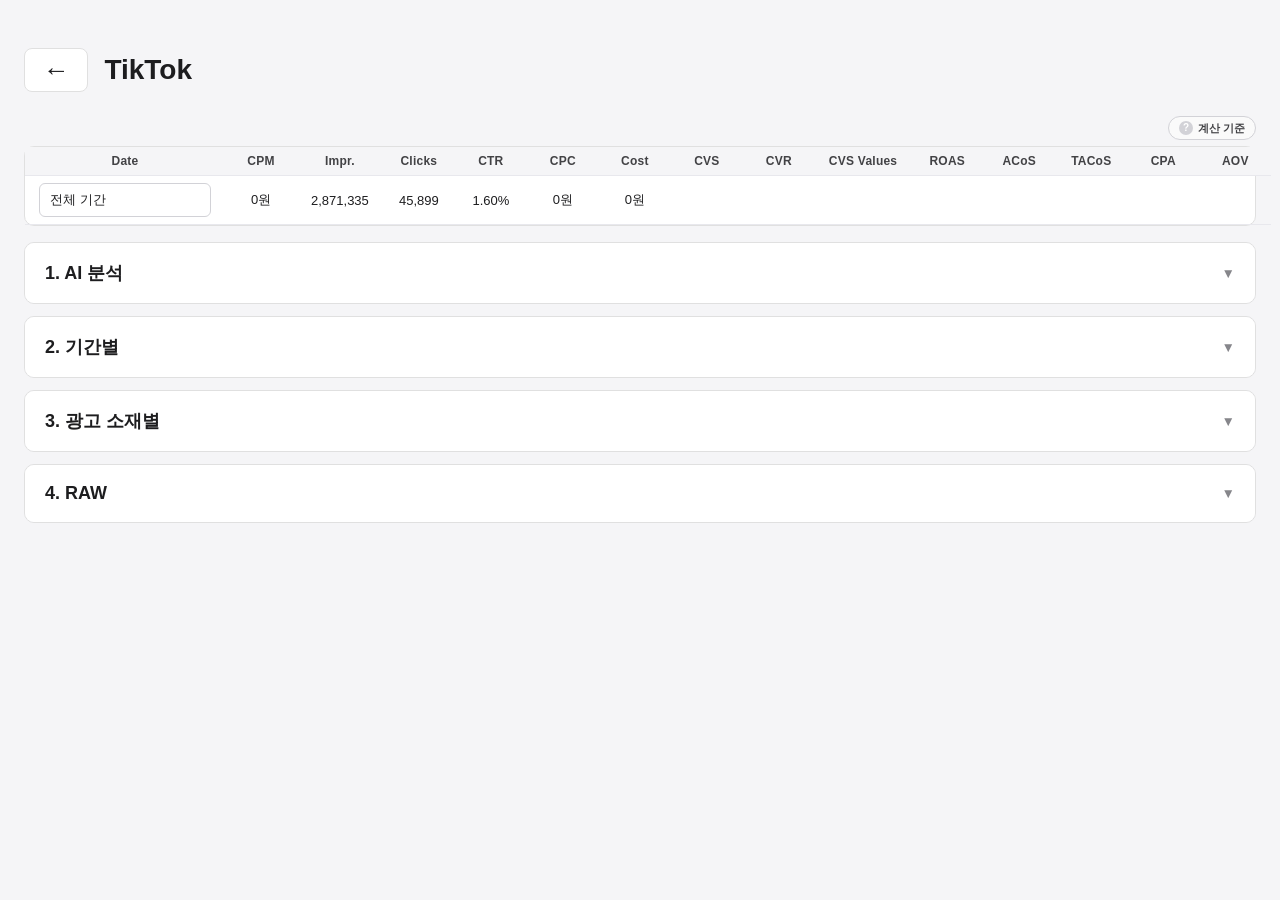
<file: TikTok.html>
<!DOCTYPE html>
<html lang="ko">
<head>
  <meta charset="UTF-8">
  <meta name="viewport" content="width=device-width, initial-scale=1.0">
  <title>TikTok · GTM1_퍼포먼스</title>
  <style>
    * {
      margin: 0;
      padding: 0;
      box-sizing: border-box;
    }

    body {
      font-family: -apple-system, BlinkMacSystemFont, "Segoe UI", Roboto, sans-serif;
      background-color: #f5f5f7;
      color: #1d1d1f;
      min-height: 100vh;
      padding: 48px 24px;
    }

    .container {
      max-width: 1800px;
      margin: 0 auto;
    }

    h1 {
      font-size: 2.5rem;
      font-weight: 700;
      margin-bottom: 40px;
      text-align: center;
    }

    .page-header {
      display: flex;
      align-items: center;
      justify-content: space-between;
      margin-bottom: 24px;
      gap: 16px;
    }

    .page-header-left {
      display: flex;
      align-items: center;
      gap: 16px;
    }

    .back-link {
      display: inline-flex;
      align-items: center;
      justify-content: center;
      gap: 6px;
      font-size: 1.65rem;
      font-weight: 900;
      line-height: 1;
      color: #1d1d1f;
      text-decoration: none;
      padding: 8px 18px;
      border-radius: 8px;
      background: #fff;
      border: 1px solid #e0e0e0;
      transition: background 0.2s;
    }

    .back-link:hover {
      background: #f5f5f7;
    }

    .page-title {
      font-size: 1.75rem;
      font-weight: 700;
      margin-bottom: 0;
      text-align: left;
    }

    .meta-page-content {
      display: flex;
      flex-direction: column;
      gap: 12px;
    }

    .meta-accordion {
      background: #fff;
      border: 1px solid #e0e0e0;
      border-radius: 10px;
      overflow: hidden;
    }

    .meta-accordion-header {
      width: 100%;
      display: flex;
      align-items: center;
      justify-content: space-between;
      padding: 18px 20px;
      background: #fff;
      border: none;
      font-size: 1.125rem;
      font-weight: 600;
      cursor: pointer;
      text-align: left;
      color: #1d1d1f;
      transition: background 0.2s;
    }

    .meta-accordion-header:hover {
      background: #fafafa;
    }

    .meta-accordion.open .meta-accordion-header {
      border-bottom: 1px solid #e8e8ed;
    }

    .meta-accordion-header .chevron {
      font-size: 0.85rem;
      color: #86868b;
      transition: transform 0.2s;
    }

    .meta-accordion.open .meta-accordion-header .chevron {
      transform: rotate(180deg);
    }

    .meta-accordion.open {
      overflow: visible;
    }

    .meta-accordion-body {
      display: none;
      padding: 20px;
      overflow: visible;
    }

    .meta-accordion.open .meta-accordion-body {
      display: block;
      overflow: visible;
    }

    .meta-toolbar {
      display: flex;
      flex-wrap: wrap;
      gap: 12px;
      align-items: center;
      justify-content: space-between;
      margin-bottom: 16px;
    }

    .meta-info {
      font-size: 0.875rem;
      color: #6e6e73;
    }

    .meta-info strong {
      color: #1d1d1f;
    }

    .meta-actions {
      display: flex;
      flex-wrap: wrap;
      gap: 8px;
      align-items: center;
    }

    .meta-search {
      padding: 8px 12px;
      border: 1px solid #d2d2d7;
      border-radius: 8px;
      font-size: 0.875rem;
      min-width: 220px;
    }

    .meta-search:focus {
      outline: none;
      border-color: #1877f2;
      box-shadow: 0 0 0 3px rgba(24, 119, 242, 0.15);
    }

    .btn {
      padding: 8px 14px;
      border: 1px solid #d2d2d7;
      border-radius: 8px;
      background: #fff;
      font-size: 0.875rem;
      cursor: pointer;
    }

    .btn:hover {
      background: #f5f5f7;
    }

    .filter-grid {
      display: grid;
      grid-template-columns: repeat(auto-fill, minmax(180px, 1fr));
      gap: 10px;
      margin-bottom: 16px;
      padding: 16px;
      background: #f9f9fb;
      border-radius: 10px;
      position: relative;
      z-index: 20;
      overflow: visible;
    }

    .filter-item label {
      display: block;
      font-size: 0.75rem;
      color: #6e6e73;
      margin-bottom: 4px;
    }

    .filter-item input,
    .filter-item select {
      width: 100%;
      padding: 7px 10px;
      border: 1px solid #d2d2d7;
      border-radius: 6px;
      font-size: 0.8125rem;
    }

    .filter-item-date {
      position: relative;
      z-index: 1;
    }

    .filter-item-date:hover,
    .filter-item-date:focus-within {
      z-index: 200;
    }

    .date-range-wrap {
      position: relative;
    }

    .date-range-trigger {
      width: 100%;
      padding: 7px 10px;
      border: 1px solid #d2d2d7;
      border-radius: 6px;
      background: #fff;
      font-size: 0.8125rem;
      color: #1d1d1f;
      cursor: pointer;
      white-space: nowrap;
      overflow: hidden;
      text-overflow: ellipsis;
    }

    .date-range-wrap:hover .date-range-popover,
    .date-range-wrap:focus-within .date-range-popover,
    .date-range-wrap.open .date-range-popover {
      display: block;
    }

    .date-range-wrap.open .date-range-trigger,
    .date-range-wrap:hover .date-range-trigger,
    .date-range-wrap:focus-within .date-range-trigger {
      border-color: #1877f2;
    }

    .date-range-popover {
      display: none;
      position: absolute;
      top: calc(100% + 4px);
      left: 0;
      z-index: 200;
      width: 220px;
      padding: 8px;
      border: 1px solid #d2d2d7;
      border-radius: 8px;
      background: #fff;
      box-shadow: 0 6px 20px rgba(0, 0, 0, 0.12);
    }

    .date-range-wrap::before {
      content: '';
      display: none;
      position: absolute;
      left: 0;
      right: 0;
      top: 100%;
      height: 6px;
    }

    .date-range-wrap.open::before,
    .date-range-wrap:hover::before,
    .date-range-wrap:focus-within::before {
      display: block;
    }

    .date-range-hint {
      font-size: 0.6875rem;
      color: #86868b;
      margin-bottom: 6px;
      text-align: center;
    }

    .date-range-nav {
      display: flex;
      align-items: center;
      justify-content: space-between;
      margin-bottom: 4px;
    }

    .date-range-nav button {
      border: none;
      background: transparent;
      cursor: pointer;
      padding: 2px 6px;
      border-radius: 4px;
      color: #1d1d1f;
      font-size: 0.75rem;
    }

    .date-range-nav button:hover {
      background: #f0f0f0;
    }

    .date-range-nav button:disabled {
      opacity: 0.35;
      cursor: not-allowed;
    }

    .date-range-month {
      font-size: 0.75rem;
      font-weight: 600;
    }

    .date-range-weekdays,
    .date-range-days {
      display: grid;
      grid-template-columns: repeat(7, 1fr);
      gap: 1px;
    }

    .date-range-weekdays span {
      text-align: center;
      font-size: 0.625rem;
      color: #86868b;
      padding: 2px 0;
    }

    .date-day {
      height: 22px;
      border: none;
      background: transparent;
      border-radius: 4px;
      font-size: 0.6875rem;
      color: #c7c7cc;
      cursor: default;
      padding: 0;
      line-height: 22px;
    }

    .date-day.available {
      color: #1d1d1f;
      cursor: pointer;
    }

    .date-day.available:hover {
      background: #eef4ff;
    }

    .date-day.in-range {
      background: #e7f3ff;
      color: #1d1d1f;
      border-radius: 0;
    }

    .date-day.range-start,
    .date-day.range-end {
      background: #1877f2;
      color: #fff;
    }

    .date-day.range-start {
      border-radius: 4px 0 0 4px;
    }

    .date-day.range-end {
      border-radius: 0 4px 4px 0;
    }

    .date-day.range-start.range-end {
      border-radius: 4px;
    }

    .date-day.empty {
      visibility: hidden;
    }

    .date-range-actions {
      display: flex;
      justify-content: flex-end;
      margin-top: 6px;
    }

    .date-range-actions .btn-clear {
      font-size: 0.6875rem;
      padding: 3px 8px;
      color: #1877f2;
      border-color: transparent;
      background: transparent;
    }

    .date-range-actions .btn-clear:hover {
      background: #eef4ff;
    }

    .table-wrap {
      overflow: auto;
      max-height: 560px;
      border: 1px solid #e0e0e0;
      border-radius: 10px;
      position: relative;
      z-index: 1;
    }

    table {
      width: 100%;
      border-collapse: collapse;
      font-size: 0.8125rem;
    }

    thead th {
      position: sticky;
      top: 0;
      background: #f5f5f7;
      z-index: 1;
      padding: 10px 12px;
      text-align: left;
      border-bottom: 2px solid #e0e0e0;
      white-space: nowrap;
      cursor: pointer;
      user-select: none;
    }

    thead th:hover {
      background: #ebebef;
    }

    thead th .sort-icon {
      margin-left: 4px;
      color: #86868b;
      font-size: 0.7rem;
    }

    tbody td {
      padding: 8px 12px;
      border-bottom: 1px solid #f0f0f0;
      max-width: 280px;
      overflow: hidden;
      text-overflow: ellipsis;
      white-space: nowrap;
    }

    tbody tr:hover {
      background: #fafafa;
    }

    .num {
      text-align: right;
      font-variant-numeric: tabular-nums;
    }

    .meta-status {
      padding: 24px;
      text-align: center;
      color: #6e6e73;
    }

    .meta-status.error {
      color: #d70015;
    }

    .pagination {
      display: flex;
      align-items: center;
      justify-content: space-between;
      margin-top: 12px;
      font-size: 0.875rem;
      color: #6e6e73;
    }

    .pagination-controls {
      display: flex;
      gap: 8px;
      align-items: center;
    }

    .pagination-controls select {
      padding: 6px 8px;
      border: 1px solid #d2d2d7;
      border-radius: 6px;
    }

    .stats-section {
      margin-top: 32px;
      padding-top: 24px;
      border-top: 2px solid #e0e0e0;
    }

    .stats-title {
      font-size: 1.125rem;
      font-weight: 600;
      margin-bottom: 16px;
      color: #1d1d1f;
    }

    .stats-title span {
      color: #1877f2;
    }

    .stats-title .stats-sub {
      color: #6e6e73;
      font-weight: 500;
      font-size: 0.9375rem;
    }

    .stats-table thead th {
      position: sticky;
      background: #f5f5f7;
      z-index: 2;
      cursor: default;
      text-align: center;
    }

    .stats-table thead th[data-sort-key] {
      cursor: pointer;
      user-select: none;
    }

    .stats-table thead th[data-sort-key]:hover {
      background: #ebebef;
    }

    .stats-table thead tr:first-child th {
      top: 0;
      z-index: 3;
    }

    .stats-table thead tr:nth-child(2) th {
      top: 41px;
      z-index: 2;
    }

    .stats-table thead th[rowspan] {
      z-index: 4;
    }

    #creative-tfoot td {
      position: sticky;
      bottom: 0;
      z-index: 2;
      background: #f5f5f7;
      color: #1d1d1f;
      font-weight: 700;
      padding: 10px 12px;
      white-space: nowrap;
      border-top: 1px solid #e0e0e0;
    }

    .creative-charts {
      margin-top: 16px;
    }

    .creative-charts:empty {
      display: none;
    }

    .creative-charts-row {
      display: grid;
      grid-template-columns: repeat(5, 1fr);
      gap: 8px;
    }

    .creative-chart {
      min-width: 0;
      border: 1px solid #e8e8ed;
      border-radius: 8px;
      padding: 8px 9px 6px;
      background: #fff;
    }

    .creative-chart-head {
      display: flex;
      align-items: baseline;
      justify-content: space-between;
      gap: 4px;
    }

    .creative-chart-title {
      font-size: 0.75rem;
      font-weight: 700;
      color: #6e6e73;
      white-space: nowrap;
    }

    .creative-chart-value {
      font-size: 0.6875rem;
      font-weight: 600;
      white-space: nowrap;
      overflow: hidden;
      text-overflow: ellipsis;
    }

    .creative-chart svg {
      display: block;
      width: 100%;
      height: 60px;
      margin-top: 5px;
      overflow: visible;
      cursor: crosshair;
    }

    .creative-chart-dates {
      display: flex;
      justify-content: space-between;
      gap: 4px;
      font-size: 0.5625rem;
      color: #a1a1a6;
      margin-top: 3px;
    }

    .creative-charts-empty {
      font-size: 0.8125rem;
      color: #86868b;
      padding: 8px 0;
    }

    .creative-chart-tip {
      position: fixed;
      z-index: 1000;
      padding: 5px 8px;
      background: #1d1d1f;
      color: #fff;
      border-radius: 6px;
      font-size: 0.6875rem;
      line-height: 1.55;
      white-space: nowrap;
      box-shadow: 0 6px 18px rgba(0, 0, 0, 0.25);
      opacity: 0;
      visibility: hidden;
      transition: opacity 0.1s ease;
      pointer-events: none;
    }

    .creative-chart-tip.visible {
      opacity: 1;
      visibility: visible;
    }

    .creative-chart-tip .tip-date {
      color: #c7c7cc;
      margin-bottom: 1px;
    }

    .creative-chart-tip .tip-dot {
      display: inline-block;
      width: 7px;
      height: 7px;
      border-radius: 50%;
      margin-right: 3px;
      vertical-align: baseline;
    }

    @media (max-width: 1100px) {
      .creative-charts-row {
        grid-template-columns: repeat(3, 1fr);
      }
    }

    @media (max-width: 640px) {
      .creative-charts-row {
        grid-template-columns: repeat(2, 1fr);
      }
    }

    .phrase-card-grid {
      display: grid;
      grid-template-columns: repeat(2, minmax(0, 1fr));
      gap: 16px;
      align-items: start;
    }

    .phrase-card {
      background: #f9f9fb;
      border: 1px solid #e8e8ed;
      border-radius: 10px;
      padding: 0;
      height: 468px;
      display: flex;
      flex-direction: column;
      overflow: hidden;
    }

    .phrase-card-header {
      min-height: 88px;
      height: 88px;
      flex-shrink: 0;
      display: flex;
      flex-direction: column;
      justify-content: center;
      gap: 4px;
      padding: 16px 20px;
      border-bottom: 1px solid #e8e8ed;
    }

    .phrase-card-scroll {
      flex: 1;
      min-height: 0;
      max-height: 380px;
      overflow-y: auto;
      overflow-x: hidden;
      padding: 16px 20px 20px;
    }

    .phrase-card-scroll::-webkit-scrollbar {
      width: 6px;
    }

    .phrase-card-scroll::-webkit-scrollbar-thumb {
      background: #c7c7cc;
      border-radius: 3px;
    }

    .phrase-card-num {
      font-size: 0.75rem;
      font-weight: 600;
      letter-spacing: 0.04em;
      color: #86868b;
      text-transform: uppercase;
    }

    .phrase-card-title {
      font-size: 1rem;
      font-weight: 600;
      color: #1d1d1f;
      line-height: 1.35;
      margin: 0;
    }

    .phrase-card-body {
      font-size: 0.875rem;
      color: #424245;
      line-height: 1.65;
    }

    @media (max-width: 960px) {
      .phrase-card-grid {
        grid-template-columns: repeat(2, minmax(0, 1fr));
      }
    }

    @media (max-width: 560px) {
      .phrase-card-grid {
        grid-template-columns: 1fr;
      }

      .phrase-card {
        height: auto;
        max-height: 420px;
      }

      .ai-summary-metric {
        grid-template-columns: 1fr;
        gap: 4px;
      }
    }

    .ai-summary-block {
      background: #fff;
      border: 1px solid #e8e8ed;
      border-radius: 8px;
      padding: 12px 14px;
      margin-bottom: 12px;
    }

    .ai-summary-block:last-child {
      margin-bottom: 0;
    }

    .ai-summary-block-title {
      font-size: 0.75rem;
      font-weight: 700;
      letter-spacing: 0.06em;
      color: #86868b;
      margin-bottom: 10px;
    }

    .ai-summary-block-title-row {
      display: flex;
      align-items: center;
      justify-content: space-between;
      gap: 8px;
      margin-bottom: 10px;
    }

    .ai-summary-block-title-row .ai-summary-block-title {
      margin-bottom: 0;
    }

    .tiktok-hl-section {
      margin-bottom: 12px;
    }

    .tiktok-hl-title {
      display: flex;
      align-items: center;
      justify-content: space-between;
      gap: 8px;
      width: 100%;
      font-family: inherit;
      font-size: 0.875rem;
      font-weight: 700;
      color: #1d1d1f;
      padding: 8px 12px;
      margin: 0;
      background: #eef4ff;
      border: 0;
      border-left: 3px solid #1877f2;
      border-radius: 0 6px 6px 0;
      cursor: pointer;
      text-align: left;
    }

    .tiktok-hl-title:hover {
      background: #e3edff;
    }

    .tiktok-hl-chevron {
      flex-shrink: 0;
      font-size: 0.7rem;
      color: #1877f2;
      transition: transform 0.2s ease;
    }

    .tiktok-hl-section.open .tiktok-hl-chevron {
      transform: rotate(180deg);
    }

    .tiktok-hl-body {
      display: none;
      margin-top: 10px;
      background: #fff;
      border: 1px solid #e8e8ed;
      border-radius: 8px;
      padding: 12px 14px;
    }

    .tiktok-hl-section.open .tiktok-hl-body {
      display: block;
    }

    .meta-ai-merge-divider {
      height: 1px;
      background: #e2e2e6;
      margin: 18px 0 16px;
    }

    .meta-ai-merge-subtitle {
      font-size: 0.9375rem;
      font-weight: 700;
      color: #1d1d1f;
      margin-bottom: 12px;
    }

    .meta-ai-merge-subtitle-row {
      display: flex;
      align-items: center;
      justify-content: space-between;
      gap: 8px;
      margin-bottom: 12px;
    }

    .meta-ai-merge-subtitle-row .meta-ai-merge-subtitle {
      margin-bottom: 0;
    }

    .meta-score-info {
      display: inline-flex;
      align-items: center;
      gap: 3px;
      font-size: 0.6875rem;
      font-weight: 600;
      color: #6e6e73;
      background: #f0f0f2;
      border-radius: 999px;
      padding: 3px 10px;
      cursor: help;
      white-space: nowrap;
      outline: none;
    }

    .meta-score-info:hover,
    .meta-score-info:focus-visible {
      background: #e3e3e6;
      color: #1d1d1f;
    }

    .meta-score-tip {
      position: fixed;
      z-index: 1000;
      width: 264px;
      padding: 12px 14px;
      background: #1d1d1f;
      color: #fff;
      border-radius: 10px;
      box-shadow: 0 10px 28px rgba(0, 0, 0, 0.28);
      opacity: 0;
      visibility: hidden;
      transition: opacity 0.15s ease;
      font-size: 0.75rem;
      line-height: 1.6;
      pointer-events: none;
    }

    .meta-score-tip.visible {
      opacity: 1;
      visibility: visible;
    }

    .meta-score-tip .tip-title {
      font-size: 0.75rem;
      font-weight: 700;
      color: #fff;
      margin-bottom: 6px;
    }

    .meta-score-tip .tip-grade {
      display: flex;
      justify-content: space-between;
      gap: 10px;
      color: #d1d1d6;
    }

    .meta-score-tip .tip-grade .lvl {
      font-weight: 600;
      color: #fff;
    }

    .meta-score-tip .tip-sub {
      font-size: 0.75rem;
      font-weight: 700;
      color: #fff;
      margin: 10px 0 4px;
    }

    .meta-score-tip .tip-factor {
      color: #c7c7cc;
      padding-left: 10px;
      position: relative;
    }

    .meta-score-tip .tip-factor::before {
      content: "·";
      position: absolute;
      left: 2px;
      color: #8e8e93;
    }

    .meta-score-bar {
      display: flex;
      justify-content: flex-end;
      margin: 0 0 10px;
    }

    .ai-summary-campaign {
      padding: 10px 0;
      border-bottom: 1px solid #f0f0f2;
    }

    .ai-summary-campaign:last-child {
      border-bottom: none;
      padding-bottom: 0;
    }

    .ai-summary-campaign:first-of-type {
      padding-top: 0;
    }

    .ai-summary-campaign-head {
      display: flex;
      flex-wrap: wrap;
      align-items: baseline;
      gap: 6px;
      margin-bottom: 4px;
      line-height: 1.4;
    }

    .ai-summary-campaign-head strong {
      color: #1d1d1f;
      font-size: 0.8125rem;
      font-weight: 600;
      white-space: nowrap;
    }

    .ai-summary-campaign-name {
      font-weight: 600;
      color: #1877f2;
      font-size: 0.875rem;
      word-break: break-word;
    }

    .ai-summary-campaign-detail {
      font-size: 0.8125rem;
      color: #6e6e73;
      margin-bottom: 4px;
    }

    .ai-summary-campaign-note {
      font-size: 0.8125rem;
      color: #424245;
      line-height: 1.55;
    }

    .ai-summary-metrics {
      display: flex;
      flex-direction: column;
      gap: 0;
    }

    .ai-summary-metric {
      display: grid;
      grid-template-columns: 112px 1fr;
      gap: 10px;
      align-items: start;
      padding: 8px 0;
      border-bottom: 1px solid #f5f5f7;
    }

    .ai-summary-metric:last-child {
      border-bottom: none;
      padding-bottom: 0;
    }

    .ai-summary-metric-label {
      font-size: 0.8125rem;
      font-weight: 600;
      color: #1d1d1f;
    }

    .ai-summary-metric-value {
      font-size: 0.8125rem;
      color: #424245;
      line-height: 1.55;
    }

    .ai-summary-tag {
      display: inline-block;
      margin-left: 6px;
      padding: 2px 7px;
      border-radius: 4px;
      font-size: 0.6875rem;
      font-weight: 700;
      letter-spacing: 0.02em;
      vertical-align: middle;
    }

    .ai-summary-tag.good {
      background: #e8f5e9;
      color: #2e7d32;
    }

    .ai-summary-tag.warn {
      background: #fff8e6;
      color: #b26a00;
    }

    .ai-summary-tag.bad {
      background: #ffebee;
      color: #c62828;
    }

    .meta-ai-tier-empty {
      margin: 0;
      padding: 12px 14px;
      font-size: 0.8125rem;
      color: #86868b;
      background: #fff;
      border: 1px dashed #e8e8ed;
      border-radius: 8px;
    }

    .meta-ai-campaign-select-wrap {
      margin-bottom: 14px;
      padding: 12px 14px;
      background: #fff;
      border: 1px solid #e8e8ed;
      border-radius: 8px;
    }

    .meta-ai-campaign-label {
      display: block;
      font-size: 0.75rem;
      font-weight: 600;
      color: #6e6e73;
      margin-bottom: 6px;
    }

    .meta-ai-campaign-select {
      width: 100%;
      padding: 8px 10px;
      border: 1px solid #d2d2d7;
      border-radius: 6px;
      font-size: 0.8125rem;
      background: #fff;
    }

    .meta-ad-eval-list {
      display: flex;
      flex-direction: column;
      gap: 10px;
    }

    .meta-ad-eval-item {
      background: #fff;
      border: 1px solid #e8e8ed;
      border-radius: 8px;
      padding: 12px 14px;
    }

    .meta-ad-eval-head {
      display: flex;
      align-items: flex-start;
      justify-content: space-between;
      gap: 10px;
      margin-bottom: 10px;
    }

    .meta-ad-eval-name {
      font-size: 0.875rem;
      font-weight: 600;
      color: #1877f2;
      line-height: 1.4;
      word-break: break-word;
      flex: 1;
    }

    .meta-ad-eval-score {
      flex-shrink: 0;
      min-width: 44px;
      padding: 4px 8px;
      border-radius: 6px;
      font-size: 0.8125rem;
      font-weight: 700;
      text-align: center;
      background: #f5f5f7;
      color: #424245;
    }

    .meta-ad-eval-score.high {
      background: #e7f3ff;
      color: #1877f2;
    }

    .meta-ad-eval-score.mid {
      background: #fff8e1;
      color: #f57f17;
    }

    .meta-ad-eval-score.low {
      background: #ffebee;
      color: #c62828;
    }

    .meta-ad-eval-score-label {
      display: block;
      font-size: 0.625rem;
      font-weight: 600;
      color: #86868b;
      margin-bottom: 2px;
    }

    .meta-ad-eval-row {
      font-size: 0.8125rem;
      line-height: 1.55;
      margin-bottom: 6px;
    }

    .meta-ad-eval-row:last-child {
      margin-bottom: 0;
    }

    .meta-ad-eval-row-label {
      font-weight: 600;
      color: #1d1d1f;
      margin-right: 6px;
    }

    .meta-ad-eval-action {
      display: inline-block;
      margin-top: 4px;
      padding: 3px 8px;
      border-radius: 4px;
      font-size: 0.75rem;
      font-weight: 600;
      background: #eef4ff;
      color: #1877f2;
    }

    .meta-ad-eval-metrics {
      font-size: 0.75rem;
      color: #86868b;
      margin-bottom: 8px;
    }

    .tiktok-adset-list {
      display: flex;
      flex-direction: column;
      gap: 10px;
    }

    .tiktok-adset-item {
      background: #fff;
      border: 1px solid #e8e8ed;
      border-radius: 8px;
      padding: 12px 14px;
    }

    .tiktok-adset-head {
      display: flex;
      align-items: flex-start;
      justify-content: space-between;
      gap: 10px;
      margin-bottom: 10px;
    }

    .tiktok-adset-name {
      font-size: 0.875rem;
      font-weight: 600;
      color: #1877f2;
      line-height: 1.4;
      word-break: break-word;
      flex: 1;
    }

    .tiktok-adset-score-wrap {
      display: flex;
      align-items: center;
      gap: 8px;
      flex-shrink: 0;
    }

    .tiktok-adset-metrics {
      display: grid;
      grid-template-columns: repeat(3, minmax(0, 1fr));
      gap: 8px 12px;
      margin-bottom: 10px;
    }

    @media (max-width: 560px) {
      .tiktok-adset-metrics {
        grid-template-columns: repeat(2, minmax(0, 1fr));
      }
    }

    .tiktok-adset-metric {
      font-size: 0.75rem;
      line-height: 1.45;
    }

    .tiktok-adset-metric-label {
      display: block;
      color: #86868b;
      font-weight: 600;
      margin-bottom: 2px;
    }

    .tiktok-adset-metric-value {
      color: #1d1d1f;
      font-weight: 600;
    }

    .tiktok-adset-action {
      display: inline-block;
      padding: 3px 8px;
      border-radius: 4px;
      font-size: 0.6875rem;
      font-weight: 700;
      background: #eef4ff;
      color: #1877f2;
      white-space: nowrap;
    }

    .tiktok-adset-action.scale {
      background: #e8f5e9;
      color: #2e7d32;
    }

    .tiktok-adset-action.reduce {
      background: #ffebee;
      color: #c62828;
    }

    .tiktok-adset-action.refresh {
      background: #fff8e6;
      color: #b26a00;
    }

    .tiktok-adset-note {
      font-size: 0.8125rem;
      line-height: 1.55;
      color: #424245;
      padding-top: 8px;
      border-top: 1px solid #f0f0f2;
    }

    .tiktok-adset-ai-rec {
      background: #fff;
      border: 1px solid #e8e8ed;
      border-radius: 8px;
      padding: 12px 14px;
      margin-bottom: 12px;
    }

    .tiktok-adset-ai-rec-title {
      font-size: 0.75rem;
      font-weight: 700;
      letter-spacing: 0.04em;
      color: #86868b;
      margin-bottom: 8px;
    }

    .tiktok-adset-ai-rec-list {
      margin: 0;
      padding-left: 1.1em;
      font-size: 0.8125rem;
      line-height: 1.6;
      color: #424245;
    }

    .tiktok-adset-ai-rec-list li {
      margin-bottom: 6px;
    }

    .tiktok-adset-ai-rec-list li:last-child {
      margin-bottom: 0;
    }

  </style>
  <link rel="stylesheet" href="shared/kpi-summary.css">
</head>
<body>
  <div class="container">
    <div class="page-header">
      <div class="page-header-left">
        <a href="index.html" class="back-link" aria-label="뒤로 가기" title="뒤로 가기">←</a>
        <h1 class="page-title">TikTok</h1>
      </div>
    </div>

    <div id="kpi-summary-root"></div>

    <div class="meta-page-content">
      <div class="meta-accordion" id="accordion-ai">
        <button type="button" class="meta-accordion-header" aria-expanded="false">
          <span>1. AI 분석</span>
          <span class="chevron">▼</span>
        </button>
        <div class="meta-accordion-body">
          <div class="phrase-card-grid" id="tiktok-ai-cards">
            <article class="phrase-card" data-tiktok-ai-card="1">
              <div class="phrase-card-header">
                <span class="phrase-card-num">Action 1</span>
                <span class="phrase-card-title" id="tiktok-ai-card-1-title">광고 현황 및 세트 분석</span>
              </div>
              <div class="phrase-card-scroll">
                <div class="phrase-card-body phrase-md" id="tiktok-ai-card-1-body">데이터를 불러온 후 표시됩니다.</div>
              </div>
            </article>
            <article class="phrase-card" data-tiktok-ai-card="2">
              <div class="phrase-card-header">
                <span class="phrase-card-num">Action 2</span>
                <span class="phrase-card-title" id="tiktok-ai-card-2-title">광고별 평가</span>
              </div>
              <div class="phrase-card-scroll">
                <div class="phrase-card-body phrase-md" id="tiktok-ai-card-2-body">데이터를 불러온 후 표시됩니다.</div>
              </div>
            </article>
          </div>
        </div>
      </div>

      <div class="meta-accordion" id="accordion-period">
        <button type="button" class="meta-accordion-header" aria-expanded="false">
          <span>2. 기간별</span>
          <span class="chevron">▼</span>
        </button>
        <div class="meta-accordion-body">
          <div class="filter-grid" id="period-filters"></div>

          <div class="table-wrap">
            <table class="stats-table" id="period-stats-table">
              <thead id="period-stats-thead"></thead>
              <tbody id="period-stats-tbody"></tbody>
            </table>
          </div>
        </div>
      </div>

      <div class="meta-accordion" id="accordion-creative">
        <button type="button" class="meta-accordion-header" aria-expanded="false">
          <span>3. 광고 소재별</span>
          <span class="chevron">▼</span>
        </button>
        <div class="meta-accordion-body">
          <div class="filter-grid" id="creative-filters"></div>

          <div class="table-wrap">
            <table class="stats-table" id="creative-table">
              <thead id="creative-thead"></thead>
              <tbody id="creative-tbody"></tbody>
              <tfoot id="creative-tfoot"></tfoot>
            </table>
          </div>

          <div class="pagination">
            <span id="creative-row-count"></span>
            <div class="pagination-controls">
              <button type="button" class="btn" id="creative-prev">이전</button>
              <span id="creative-page-info"></span>
              <button type="button" class="btn" id="creative-next">다음</button>
              <select id="creative-page-size">
                <option value="50">50행</option>
                <option value="100" selected>100행</option>
                <option value="200">200행</option>
                <option value="500">500행</option>
              </select>
            </div>
          </div>

          <div class="creative-charts" id="creative-charts"></div>

          <div class="stats-section">
            <h3 class="stats-title">소재 전체 · <span id="creative-stats-campaign-label">-</span><span id="creative-stats-date-label" class="stats-sub"></span></h3>
            <div class="table-wrap">
              <table class="stats-table" id="creative-stats-table">
                <thead id="creative-stats-thead"></thead>
                <tbody id="creative-stats-tbody"></tbody>
              </table>
            </div>
          </div>
        </div>
      </div>

      <div class="meta-accordion" id="accordion-raw">
        <button type="button" class="meta-accordion-header" aria-expanded="false">
          <span>4. RAW</span>
          <span class="chevron">▼</span>
        </button>
        <div class="meta-accordion-body">
          <div class="meta-toolbar">
            <div class="meta-info" id="raw-info">데이터를 불러오는 중...</div>
            <div class="meta-actions">
              <input type="search" class="meta-search" id="raw-global-search" placeholder="전체 검색...">
              <button type="button" class="btn" id="raw-reset-filters">필터 초기화</button>
            </div>
          </div>

          <div class="filter-grid" id="raw-filters"></div>

          <div class="table-wrap">
            <table id="raw-table">
              <thead id="raw-thead"></thead>
              <tbody id="raw-tbody"></tbody>
            </table>
          </div>

          <div class="pagination">
            <span id="raw-row-count"></span>
            <div class="pagination-controls">
              <button type="button" class="btn" id="raw-prev">이전</button>
              <span id="raw-page-info"></span>
              <button type="button" class="btn" id="raw-next">다음</button>
              <select id="raw-page-size">
                <option value="50">50행</option>
                <option value="100" selected>100행</option>
                <option value="200">200행</option>
                <option value="500">500행</option>
              </select>
            </div>
          </div>
        </div>
      </div>
    </div>
  </div>

  <script src="TikTok/data.js"></script>
  <script src="shared/data-loader.js"></script>
  <script src="shared/column-resolver.js"></script>
  <script src="shared/chart-axis-dates.js"></script>
  <script>
    const COL = {
      CAMPAIGN: 'Campaign name',
      OBJECTIVE: 'Advertising objective',
      AD_GROUP: 'Ad group name',
      AD_NAME: 'Ad name',
      DATE: 'By Day',
      IMPRESSIONS: 'Impressions',
      CLICKS: 'Clicks (destination)',
      COST: 'Cost',
      CTR: 'CTR(목적지)',
      CPC: 'CPC(목적지)',
      CURRENCY: 'Currency'
    };

    const LABEL = {};

    const NUMERIC_COLUMNS = new Set();

    const FILTER_CAMPAIGN = 'campaign';
    const CREATIVE_FILTER_KEY = 'creativeName';
    const STATS_TABLE_COLS = 7;
    const CREATIVE_TABLE_COLS = 6;

    function refreshColumnLabels() {
      LABEL[COL.CAMPAIGN] = '캠페인 이름';
      LABEL[COL.OBJECTIVE] = '광고 목표';
      LABEL[COL.AD_GROUP] = '광고 세트';
      LABEL[COL.AD_NAME] = '광고 이름';
      LABEL[COL.DATE] = '날짜';
      LABEL[COL.IMPRESSIONS] = '노출';
      LABEL[COL.CLICKS] = '링크 클릭';
      LABEL[COL.COST] = '지출 (KRW)';
      LABEL[COL.CTR] = 'CTR';
      LABEL[COL.CPC] = 'CPC';
      LABEL[COL.CURRENCY] = '통화';
    }

    function pickColumn(columns, english, patternOrPatterns) {
      const resolver = window.PerformanceColumnResolver;
      if (resolver) {
        const patterns = Array.isArray(patternOrPatterns) ? patternOrPatterns : [patternOrPatterns];
        return resolver.pickColumn(columns, english, patterns.filter(Boolean));
      }
      if (columns.includes(english)) return english;
      const patterns = Array.isArray(patternOrPatterns) ? patternOrPatterns : [patternOrPatterns];
      const found = columns.find((c) => patterns.some((pattern) => pattern && pattern.test(c)));
      return found || english;
    }

    function bindColumnsFromPayload(columns) {
      const resolver = window.PerformanceColumnResolver;
      const resolved = resolver?.resolveTikTokColumns(columns) || {};
      COL.CAMPAIGN = resolved.CAMPAIGN || pickColumn(columns, 'Campaign name', /^캠페인\s*이름/);
      COL.OBJECTIVE = resolved.OBJECTIVE || pickColumn(columns, 'Advertising objective', /^광고\s*목표/);
      COL.AD_GROUP = resolved.AD_GROUP || pickColumn(columns, 'Ad group name', /^광고\s*그룹/);
      COL.AD_NAME = resolved.AD_NAME || pickColumn(columns, 'Ad name', /^광고\s*이름/);
      COL.DATE = resolved.DATE || pickColumn(columns, 'By Day', /^일별/);
      COL.IMPRESSIONS = resolved.IMPRESSIONS || pickColumn(columns, 'Impressions', /^노출/);
      COL.CLICKS = resolved.CLICKS || pickColumn(columns, 'Clicks (destination)', /클릭/);
      COL.COST = resolved.COST || pickColumn(columns, 'Cost', /^비용/);
      COL.CTR = resolved.CTR || pickColumn(columns, 'CTR(목적지)', /^CTR/i);
      COL.CPC = resolved.CPC || pickColumn(columns, 'CPC(목적지)', /^CPC/i);
      COL.CURRENCY = resolved.CURRENCY || pickColumn(columns, 'Currency', /^통화/);
      refreshColumnLabels();
      NUMERIC_COLUMNS.clear();
      [COL.IMPRESSIONS, COL.CLICKS, COL.COST, COL.CTR, COL.CPC].forEach(c => NUMERIC_COLUMNS.add(c));
    }

    refreshColumnLabels();
    [COL.IMPRESSIONS, COL.CLICKS, COL.COST, COL.CTR, COL.CPC].forEach(c => NUMERIC_COLUMNS.add(c));
    const CAMPAIGN_PREFIXES = [
      '[US]Amazon_TikTok_',
      '[US]_Amazon_Tiktok_',
      '[US]_TTS_Tiktok_'
    ];

    const state = {
      columns: [],
      rows: [],
      filters: {},
      sourceFile: '',
      dateCalendarMonth: '',
      datePickStart: null,
      statsSort: { key: null, dir: 'asc' }
    };

    const creativeState = {
      filters: {},
      filtered: [],
      page: 1,
      pageSize: 100,
      dateCalendarMonth: '',
      datePickStart: null,
      sort: { key: null, dir: 'asc' },
      statsSort: { key: null, dir: 'asc' }
    };

    const rawState = {
      filters: {},
      filtered: [],
      page: 1,
      pageSize: 100,
      sort: { key: null, dir: 'asc' },
      global: '',
      dateCalendarMonth: '',
      datePickStart: null
    };

    const tiktokAiState = {
      campaign: ''
    };

    const periodFilters = document.getElementById('period-filters');
    const periodStatsTbody = document.getElementById('period-stats-tbody');
    const periodStatsThead = document.getElementById('period-stats-thead');
    const creativeFilters = document.getElementById('creative-filters');
    const creativeThead = document.getElementById('creative-thead');
    const creativeTbody = document.getElementById('creative-tbody');
    const creativeTfoot = document.getElementById('creative-tfoot');
    const creativeRowCount = document.getElementById('creative-row-count');
    const creativePageInfo = document.getElementById('creative-page-info');
    const creativeStatsTbody = document.getElementById('creative-stats-tbody');
    const creativeStatsThead = document.getElementById('creative-stats-thead');
    const creativeStatsCampaignLabel = document.getElementById('creative-stats-campaign-label');
    const creativeStatsDateLabel = document.getElementById('creative-stats-date-label');
    const rawInfo = document.getElementById('raw-info');
    const rawFilters = document.getElementById('raw-filters');
    const rawThead = document.getElementById('raw-thead');
    const rawTbody = document.getElementById('raw-tbody');
    const rawRowCount = document.getElementById('raw-row-count');
    const rawPageInfo = document.getElementById('raw-page-info');

    document.querySelectorAll('.meta-accordion-header').forEach(header => {
      header.addEventListener('click', () => {
        const accordion = header.closest('.meta-accordion');
        const isOpen = accordion.classList.toggle('open');
        header.setAttribute('aria-expanded', isOpen ? 'true' : 'false');
      });
    });

    document.getElementById('raw-global-search').addEventListener('input', (e) => {
      rawState.global = e.target.value.trim().toLowerCase();
      rawState.page = 1;
      applyRawFiltersAndRender();
    });

    document.getElementById('raw-reset-filters').addEventListener('click', () => {
      resetRawFilters();
    });

    document.getElementById('creative-page-size').addEventListener('change', (e) => {
      creativeState.pageSize = Number(e.target.value);
      creativeState.page = 1;
      renderCreativeTableBody();
      updateCreativePagination();
    });
    document.getElementById('creative-prev').addEventListener('click', () => {
      if (creativeState.page > 1) {
        creativeState.page -= 1;
        renderCreativeTableBody();
        updateCreativePagination();
      }
    });
    document.getElementById('creative-next').addEventListener('click', () => {
      const totalPages = Math.max(1, Math.ceil(creativeState.filtered.length / creativeState.pageSize));
      if (creativeState.page < totalPages) {
        creativeState.page += 1;
        renderCreativeTableBody();
        updateCreativePagination();
      }
    });

    document.getElementById('raw-prev').addEventListener('click', () => {
      if (rawState.page > 1) {
        rawState.page -= 1;
        renderRawTableBody();
        updateRawPagination();
      }
    });
    document.getElementById('raw-next').addEventListener('click', () => {
      const totalPages = Math.max(1, Math.ceil(rawState.filtered.length / rawState.pageSize));
      if (rawState.page < totalPages) {
        rawState.page += 1;
        renderRawTableBody();
        updateRawPagination();
      }
    });
    document.getElementById('raw-page-size').addEventListener('change', (e) => {
      rawState.pageSize = Number(e.target.value);
      rawState.page = 1;
      renderRawTableBody();
      updateRawPagination();
    });

    document.addEventListener('click', (e) => {
      if (e.target.closest('.date-range-wrap')) return;
      document.querySelectorAll('.date-range-wrap.open').forEach(w => w.classList.remove('open'));
    });

    function isValidRow(row) {
      const campaign = String(row[COL.CAMPAIGN] ?? '');
      if (/Total of|총\s*\d+개\s*결과/i.test(campaign)) return false;
      const date = String(row[COL.DATE] ?? '').trim();
      if (date === '-') return false;
      return true;
    }

    function createMetricBucket() {
      return { impressions: 0, clicks: 0, cost: 0, ctrSum: 0, ctrCount: 0, cpcSum: 0, cpcCount: 0 };
    }

    function trackAverage(item, sumKey, countKey, val) {
      const n = parseNum(val);
      item[sumKey] += n;
      item[countKey] += 1;
    }

    function getAvgCtr(item) {
      return item.ctrCount ? item.ctrSum / item.ctrCount : 0;
    }

    function getAvgCpc(item) {
      return item.cpcCount ? item.cpcSum / item.cpcCount : 0;
    }

    function accumulateRowMetrics(item, row) {
      item.impressions += parseNum(row[COL.IMPRESSIONS]);
      item.clicks += parseNum(row[COL.CLICKS]);
      item.cost += parseNum(row[COL.COST]);
      trackAverage(item, 'ctrSum', 'ctrCount', row[COL.CTR]);
      trackAverage(item, 'cpcSum', 'cpcCount', row[COL.CPC]);
    }

    function formatCtr(val) {
      if (!val) return '-';
      const n = parseNum(val);
      if (!n) return '-';
      return (n * 100).toLocaleString(undefined, { minimumFractionDigits: 2, maximumFractionDigits: 2 }) + '%';
    }

    function formatCpc(val) {
      return val ? formatStatNum(val, true) : '-';
    }

    function getCampaignShortName(fullName) {
      const name = String(fullName ?? '');
      for (const prefix of CAMPAIGN_PREFIXES) {
        if (name.startsWith(prefix)) return name.slice(prefix.length);
      }
      return name;
    }

    function getAdCreativeShortName(adName) {
      const name = String(adName ?? '').trim();
      if (!name) return '';

      const kolMatch = name.match(/^KOL_\d{4}_\d+월_(.+)$/i);
      if (kolMatch && kolMatch[1]) return kolMatch[1].trim();

      const carrotMatch = name.match(/^Carrot_\d{4}년_\d+월_(.+)$/i);
      if (carrotMatch && carrotMatch[1]) return carrotMatch[1].trim();

      const productMatch = name.match(/^[A-Za-z]+_\d{4}_\d+월_(.+)$/i);
      if (productMatch && productMatch[1]) return productMatch[1].trim();

      return name;
    }

    function getAdCreativeFilterKey(adName) {
      return getAdCreativeShortName(adName).toLowerCase();
    }

    function getCampaignOptions() {
      return [...new Set(state.rows.map(r => getCampaignShortName(r[COL.CAMPAIGN])).filter(v => v !== ''))]
        .sort((a, b) => String(a).localeCompare(String(b), 'ko'));
    }

    function getRowsByCampaign(campaignShort) {
      if (!campaignShort) return [];
      return state.rows.filter(row =>
        getCampaignShortName(row[COL.CAMPAIGN]).toLowerCase() === campaignShort
      );
    }

    function normalizeDate(val) {
      const s = String(val ?? '').trim();
      if (!s) return '';
      const m = s.match(/^(\d{4})-(\d{2})-(\d{2})/);
      return m ? `${m[1]}-${m[2]}-${m[3]}` : '';
    }

    function filterByDateRange(rows, filterState, calendarState) {
      if (calendarState?.datePickStart) return rows;
      const from = filterState.dateFrom || '';
      const to = filterState.dateTo || '';
      if (!from && !to) return rows;
      return rows.filter(row => {
        const d = normalizeDate(row[COL.DATE]);
        if (!d) return false;
        if (from && d < from) return false;
        if (to && d > to) return false;
        return true;
      });
    }

    function getDateRangeLabel(filterState, calendarState) {
      const from = filterState.dateFrom || '';
      const to = filterState.dateTo || '';
      if (calendarState?.datePickStart && from && !to) return `${from} ~ (종료일 선택)`;
      if (!from && !to) return '전체 기간';
      if (from && to) return from === to ? from : `${from} ~ ${to}`;
      if (from) return `${from} ~`;
      return `~ ${to}`;
    }


    function getDateBoundsForCampaign(campaignShort) {
      const rows = campaignShort ? getRowsByCampaign(campaignShort) : state.rows;
      const dates = rows
        .map(r => normalizeDate(r[COL.DATE]))
        .filter(Boolean)
        .sort();
      if (!dates.length) return { min: '', max: '' };
      return { min: dates[0], max: dates[dates.length - 1] };
    }

    function ensureCampaignSelected(filterState) {
      const options = getCampaignOptions();
      if (!options.length) return;
      const current = filterState[FILTER_CAMPAIGN];
      if (current === '') return;
      if (current === undefined || current === null || !options.some(o => o.toLowerCase() === current)) {
        filterState[FILTER_CAMPAIGN] = options[0].toLowerCase();
      }
    }

    function parseNum(val) {
      const n = parseFloat(String(val ?? '').replace(/,/g, ''));
      return Number.isNaN(n) ? 0 : n;
    }

    function getSortIcon(sort, key) {
      if (sort.key !== key) return '↕';
      return sort.dir === 'asc' ? '▲' : '▼';
    }

    function toggleSortState(sort, key) {
      if (sort.key === key) {
        sort.dir = sort.dir === 'asc' ? 'desc' : 'asc';
      } else {
        sort.key = key;
        sort.dir = 'asc';
      }
    }

    function compareSortValues(a, b, type, dir) {
      const factor = dir === 'asc' ? 1 : -1;
      if (type === 'num') return (a - b) * factor;
      if (type === 'date') return String(a).localeCompare(String(b)) * factor;
      return String(a).localeCompare(String(b), 'ko') * factor;
    }

    function sortRows(rows, sort, getValue, getType, defaultCompare) {
      const copy = [...rows];
      if (!sort.key) {
        if (defaultCompare) copy.sort(defaultCompare);
        return copy;
      }
      const { key, dir } = sort;
      const type = getType(key);
      return copy.sort((a, b) => compareSortValues(getValue(a, key), getValue(b, key), type, dir));
    }

    function bindSortableThead(thead, sort, onSort) {
      if (!thead || thead.dataset.sortBound === '1') return;
      thead.dataset.sortBound = '1';
      thead.addEventListener('click', (e) => {
        const th = e.target.closest('th[data-sort-key]');
        if (!th) return;
        toggleSortState(sort, th.dataset.sortKey);
        onSort();
      });
    }

    function renderSortTh(label, sortKey, sort, attrs = '') {
      const icon = getSortIcon(sort, sortKey);
      return `<th data-sort-key="${escapeAttr(sortKey)}"${attrs}>${escapeHtml(label)} <span class="sort-icon">${icon}</span></th>`;
    }

    const PERIOD_STATS_SORT_TYPES = {
      adGroup: 'str',
      objective: 'str',
      impressions: 'num',
      clicks: 'num',
      cost: 'num',
      ctr: 'num',
      cpc: 'num'
    };

    function getPeriodStatsSortValue(row, key) {
      if (key === 'ctr') return getAvgCtr(row);
      if (key === 'cpc') return getAvgCpc(row);
      return row[key] ?? (PERIOD_STATS_SORT_TYPES[key] === 'num' ? 0 : '');
    }

    function getPeriodStatsSortType(key) {
      return PERIOD_STATS_SORT_TYPES[key] || 'str';
    }

    function defaultPeriodStatsSort(a, b) {
      return a.adGroup.localeCompare(b.adGroup, 'ko');
    }

    const CREATIVE_SORT_TYPES = {
      date: 'date',
      impressions: 'num',
      clicks: 'num',
      cost: 'num',
      ctr: 'num',
      cpc: 'num'
    };

    function getCreativeRowSortValue(row, key) {
      if (key === 'ctr') return getAvgCtr(row);
      if (key === 'cpc') return getAvgCpc(row);
      return row[key] ?? (CREATIVE_SORT_TYPES[key] === 'num' ? 0 : '');
    }

    function getCreativeRowSortType(key) {
      return CREATIVE_SORT_TYPES[key] || 'str';
    }

    function defaultCreativeRowSort(a, b) {
      return a.date.localeCompare(b.date);
    }

    const CREATIVE_STATS_SORT_TYPES = {
      displayName: 'str',
      objective: 'str',
      impressions: 'num',
      clicks: 'num',
      cost: 'num',
      ctr: 'num',
      cpc: 'num'
    };

    function getCreativeStatsSortValue(row, key) {
      if (key === 'ctr') return getAvgCtr(row);
      if (key === 'cpc') return getAvgCpc(row);
      return row[key] ?? (CREATIVE_STATS_SORT_TYPES[key] === 'num' ? 0 : '');
    }

    function getCreativeStatsSortType(key) {
      return CREATIVE_STATS_SORT_TYPES[key] || 'str';
    }

    function defaultCreativeStatsSort(a, b) {
      return a.displayName.localeCompare(b.displayName, 'ko');
    }

    function renderPeriodStatsHead() {
      if (!periodStatsThead) return;
      const sort = state.statsSort;
      periodStatsThead.innerHTML = `<tr>
        ${renderSortTh(LABEL[COL.AD_GROUP], 'adGroup', sort)}
        ${renderSortTh(LABEL[COL.OBJECTIVE], 'objective', sort)}
        ${renderSortTh(LABEL[COL.IMPRESSIONS], 'impressions', sort)}
        ${renderSortTh(LABEL[COL.CLICKS], 'clicks', sort)}
        ${renderSortTh(LABEL[COL.COST], 'cost', sort)}
        ${renderSortTh(LABEL[COL.CTR], 'ctr', sort)}
        ${renderSortTh(LABEL[COL.CPC], 'cpc', sort)}
      </tr>`;
      bindSortableThead(periodStatsThead, state.statsSort, applyPeriodFiltersAndRender);
    }

    function renderCreativeTableHead() {
      if (!creativeThead) return;
      const sort = creativeState.sort;
      creativeThead.innerHTML = `<tr>
        ${renderSortTh(LABEL[COL.DATE], 'date', sort)}
        ${renderSortTh(LABEL[COL.IMPRESSIONS], 'impressions', sort)}
        ${renderSortTh(LABEL[COL.CLICKS], 'clicks', sort)}
        ${renderSortTh(LABEL[COL.COST], 'cost', sort)}
        ${renderSortTh(LABEL[COL.CTR], 'ctr', sort)}
        ${renderSortTh(LABEL[COL.CPC], 'cpc', sort)}
      </tr>`;
      bindSortableThead(creativeThead, creativeState.sort, () => {
        creativeState.page = 1;
        applyCreativeFiltersAndRender();
      });
    }

    function renderCreativeStatsHead() {
      if (!creativeStatsThead) return;
      const sort = creativeState.statsSort;
      creativeStatsThead.innerHTML = `<tr>
        ${renderSortTh(LABEL[COL.AD_NAME], 'displayName', sort)}
        ${renderSortTh(LABEL[COL.OBJECTIVE], 'objective', sort)}
        ${renderSortTh(LABEL[COL.IMPRESSIONS], 'impressions', sort)}
        ${renderSortTh(LABEL[COL.CLICKS], 'clicks', sort)}
        ${renderSortTh(LABEL[COL.COST], 'cost', sort)}
        ${renderSortTh(LABEL[COL.CTR], 'ctr', sort)}
        ${renderSortTh(LABEL[COL.CPC], 'cpc', sort)}
      </tr>`;
      bindSortableThead(creativeStatsThead, creativeState.statsSort, renderCreativeStatsTable);
    }

    function formatStatNum(val, isCost) {
      if (!val) return '-';
      if (isCost) return Math.round(val).toLocaleString();
      return Number.isInteger(val) ? val.toLocaleString() : Math.round(val).toLocaleString();
    }

    function formatCell(col, val) {
      if (val === '' || val == null) return '';
      if (NUMERIC_COLUMNS.has(col)) {
        const num = parseNum(val);
        if (!Number.isNaN(num)) {
          if (col === COL.COST || col === COL.CPC) return Math.round(num).toLocaleString();
          if (col === COL.CTR) {
            if (!num) return String(val).trim() ? '0.00%' : '';
            return (num * 100).toLocaleString(undefined, { minimumFractionDigits: 2, maximumFractionDigits: 2 }) + '%';
          }
          return Number.isInteger(num) ? num.toLocaleString() : Math.round(num).toLocaleString();
        }
      }
      return String(val);
    }

    function escapeHtml(str) {
      return String(str)
        .replace(/&/g, '&amp;')
        .replace(/</g, '&lt;')
        .replace(/>/g, '&gt;')
        .replace(/"/g, '&quot;');
    }

    function escapeAttr(str) {
      return escapeHtml(str).replace(/'/g, '&#39;');
    }

    function buildSelectOptions(values, selectedValue, includeAll) {
      const selected = (selectedValue || '').toLowerCase();
      const allOption = includeAll ? '<option value="">전체</option>' : '';
      const items = values.map(v => {
        const str = String(v);
        const isSelected = str.toLowerCase() === selected ? ' selected' : '';
        return `<option value="${escapeAttr(str)}"${isSelected}>${escapeHtml(str)}</option>`;
      }).join('');
      return allOption + items;
    }

    function buildCreativeSelectOptions(items, selectedKey) {
      const selected = (selectedKey || '').toLowerCase();
      const allOption = `<option value=""${selected === '' ? ' selected' : ''}>전체</option>`;
      const list = items.map(item => {
        const isSelected = item.key === selected ? ' selected' : '';
        return `<option value="${escapeAttr(item.key)}"${isSelected}>${escapeHtml(item.label)}</option>`;
      }).join('');
      return allOption + list;
    }

    const TIKTOK_AI_CARD_IDS = [
      'tiktok-ai-card-1-body',
      'tiktok-ai-card-2-body'
    ];

    function setTikTokAiCardsMessage(message) {
      TIKTOK_AI_CARD_IDS.forEach((id) => {
        const el = document.getElementById(id);
        if (el) el.textContent = message;
      });
    }

    function formatAiInt(val) {
      return Math.round(val || 0).toLocaleString();
    }

    function formatAiPct(val) {
      if (!val) return '0%';
      return `${val.toFixed(2)}%`;
    }

    function formatAiCost(val) {
      return `${Math.round(val || 0).toLocaleString()}원`;
    }

    const TIKTOK_KPI_COL = {
      IMPRESSIONS: "노출수",
      CLICKS: "클릭수(목적지)",
      COST: "비용"
    };

    function getTikTokKpiValue(row, fieldKey) {
      const col = COL[fieldKey] || TIKTOK_KPI_COL[fieldKey];
      if (!col) return "";
      if (Object.prototype.hasOwnProperty.call(row, col)) return row[col];
      const target = String(col).trim().toLowerCase();
      for (const key of Object.keys(row)) {
        if (String(key).trim().toLowerCase() === target) return row[key];
      }
      return "";
    }

    function filterTikTokRowsForKpi(rows, dateFrom, dateTo) {
      if (!dateFrom && !dateTo) return rows;
      return rows.filter((row) => {
        const d = normalizeDate(row[COL.DATE]);
        if (!d) return false;
        if (dateFrom && d < dateFrom) return false;
        if (dateTo && d > dateTo) return false;
        return true;
      });
    }

    function aggregateTikTokKpi(rows) {
      let impressions = 0;
      let clicks = 0;
      let cost = 0;

      rows.forEach((row) => {
        impressions += parseNum(getTikTokKpiValue(row, "IMPRESSIONS"));
        clicks += parseNum(getTikTokKpiValue(row, "CLICKS"));
        cost += parseNum(getTikTokKpiValue(row, "COST"));
      });

      return {
        cpm: impressions ? (cost / impressions) * 1000 : 0,
        impr: impressions,
        clicks,
        ctr: impressions ? (clicks / impressions) * 100 : 0,
        cpc: clicks ? cost / clicks : 0,
        cost
      };
    }

    function formatTikTokKpiMoney(val) {
      return `${Math.round(val || 0).toLocaleString()}원`;
    }

    function formatTikTokKpiDisplay(raw) {
      const blank = "";
      return {
        cpm: formatTikTokKpiMoney(raw.cpm),
        impr: formatAiInt(raw.impr),
        clicks: formatAiInt(raw.clicks),
        ctr: formatAiPct(raw.ctr),
        cpc: formatTikTokKpiMoney(raw.cpc),
        cost: formatAiCost(raw.cost),
        cvs: blank,
        cvr: blank,
        cvsValues: blank,
        roas: blank,
        acos: blank,
        tacos: blank,
        cpa: blank,
        aov: blank
      };
    }

    function refreshTikTokKpiSummary() {
      if (!window.KpiSummary) return;
      if (!state.rows?.length) {
        window.KpiSummary.clearValues();
        return;
      }

      window.KpiSummary.syncSourceFiles({
        sourceFile: state.sourceFile
      });

      const { start, end } = window.KpiSummary.getDateRange();
      const filtered = filterTikTokRowsForKpi(state.rows, start, end);
      const metrics = aggregateTikTokKpi(filtered);
      window.KpiSummary.setValues(formatTikTokKpiDisplay(metrics));
    }

    function getTikTokDateRangeLabel(rows) {
      const dates = rows
        .map((row) => normalizeDate(row[COL.DATE]))
        .filter(Boolean)
        .sort();
      if (!dates.length) return '전체 기간';
      const first = dates[0];
      const last = dates[dates.length - 1];
      return first === last ? first : `${first} ~ ${last}`;
    }

    function aggregateTikTokByColumn(rows, column) {
      const map = new Map();
      rows.forEach((row) => {
        const name = String(row[column] ?? '').trim();
        if (!name) return;
        if (!map.has(name)) {
          map.set(name, { name, impressions: 0, clicks: 0, cost: 0 });
        }
        const item = map.get(name);
        item.impressions += parseNum(row[COL.IMPRESSIONS]);
        item.clicks += parseNum(row[COL.CLICKS]);
        item.cost += parseNum(row[COL.COST]);
      });
      return [...map.values()].map((item) => ({
        ...item,
        ctr: item.impressions ? (item.clicks / item.impressions) * 100 : 0,
        cpc: item.clicks ? item.cost / item.clicks : 0
      }));
    }

    function aggregateTikTokAds(rows) {
      const map = new Map();
      rows.forEach((row) => {
        const key = getAdCreativeFilterKey(row[COL.AD_NAME]);
        if (!key) return;
        if (!map.has(key)) {
          map.set(key, {
            key,
            displayName: getAdCreativeShortName(row[COL.AD_NAME]),
            impressions: 0,
            clicks: 0,
            cost: 0
          });
        }
        const item = map.get(key);
        item.impressions += parseNum(row[COL.IMPRESSIONS]);
        item.clicks += parseNum(row[COL.CLICKS]);
        item.cost += parseNum(row[COL.COST]);
      });
      return [...map.values()].map((item) => ({
        ...item,
        ctr: item.impressions ? (item.clicks / item.impressions) * 100 : 0,
        cpc: item.clicks ? item.cost / item.clicks : 0
      }));
    }

    function isTikTokEntityEligible(item) {
      return item.cost >= 10000 || item.impressions >= 300;
    }

    function scoreTikTokEntityPerformance(item) {
      if (!isTikTokEntityEligible(item)) return null;
      if (item.clicks < 1 && item.cost < 30000) return null;
      const ctrNorm = Math.min(item.ctr / 0.35, 1.5);
      const cpcNorm = item.cpc > 0 ? Math.min(1800 / item.cpc, 2) : 0;
      const volumeNorm = Math.min(item.clicks / 50, 1);
      return ctrNorm * 0.45 + cpcNorm * 0.35 + volumeNorm * 0.2;
    }

    function scoreTikTokAdUnderperformance(item) {
      if (!isTikTokEntityEligible(item)) return null;
      let score = 0;
      if (!item.clicks && item.cost >= 30000) score += 5;
      if (item.ctr < 0.12) score += 2;
      else if (item.ctr < 0.16) score += 1;
      if (item.cpc > 3500) score += 2;
      else if (item.cpc > 2500) score += 1;
      score += Math.min(item.cost / 200000, 3);
      if (!item.clicks) score += item.cost / 100000;
      return score;
    }

    function computeTikTokCtrTrend(rows) {
      const byDate = new Map();
      rows.forEach((row) => {
        const date = normalizeDate(row[COL.DATE]);
        if (!date) return;
        if (!byDate.has(date)) {
          byDate.set(date, { impressions: 0, clicks: 0 });
        }
        const bucket = byDate.get(date);
        bucket.impressions += parseNum(row[COL.IMPRESSIONS]);
        bucket.clicks += parseNum(row[COL.CLICKS]);
      });
      const dates = [...byDate.keys()].sort();
      if (dates.length < 4) {
        return { label: '데이터 부족', first: 0, last: 0, dayCount: dates.length };
      }
      const ctrForDates = (list) => {
        let imp = 0;
        let clicks = 0;
        list.forEach((date) => {
          imp += byDate.get(date).impressions;
          clicks += byDate.get(date).clicks;
        });
        return imp ? (clicks / imp) * 100 : 0;
      };
      const mid = Math.floor(dates.length / 2);
      const first = ctrForDates(dates.slice(0, mid));
      const last = ctrForDates(dates.slice(mid));
      let label = '유지';
      if (last > first * 1.08) label = '상승';
      else if (last < first * 0.92) label = '하락';
      return { label, first, last, dayCount: dates.length };
    }

    function tiktokSummaryTagClass(level) {
      const good = ['양호', '우수', '효율적', '효율 양호', '상승'];
      const warn = ['보통', '보통 수준', '유지', '저조'];
      if (good.includes(level)) return 'good';
      if (warn.includes(level)) return 'warn';
      return 'bad';
    }

    function tiktokSummaryTagHtml(level) {
      if (!level) return '';
      const cls = tiktokSummaryTagClass(level);
      return `<span class="ai-summary-tag${cls ? ` ${cls}` : ''}">${escapeHtml(level)}</span>`;
    }

    function buildTikTokHighlightHtml(label, name, detail, note) {
      return [
        '<div class="ai-summary-campaign">',
        `<div class="ai-summary-campaign-head"><strong>${escapeHtml(label)}</strong><span class="ai-summary-campaign-name">${escapeHtml(name)}</span></div>`,
        `<div class="ai-summary-campaign-detail">${detail}</div>`,
        `<div class="ai-summary-campaign-note">${escapeHtml(note)}</div>`,
        '</div>'
      ].join('');
    }

    function buildTikTokMetricRowHtml(label, valueHtml) {
      return [
        '<div class="ai-summary-metric">',
        `<div class="ai-summary-metric-label">${escapeHtml(label)}</div>`,
        `<div class="ai-summary-metric-value">${valueHtml}</div>`,
        '</div>'
      ].join('');
    }

    function getTikTokOverallStatusText(overallCtr, overallCpc, ctrTrendLabel) {
      if (overallCtr >= 0.22 && overallCpc <= 1800) {
        return '클릭 효율과 비용 효율이 모두 양호한 TikTok 광고 운영 상태입니다.';
      }
      if (overallCtr < 0.13 || overallCpc > 3200) {
        return 'CTR·CPC 모두 개선 여지가 있어 영상 소재·타겟·입찰 점검이 필요합니다.';
      }
      if (ctrTrendLabel === '하락') {
        return 'CTR 하락 추세로 영상 소재 리프레시·오디언스 최적화를 검토할 시점입니다.';
      }
      if (ctrTrendLabel === '상승') {
        return 'CTR 개선 추세로 현 구조를 유지·확대할 수 있는 운영 상태입니다.';
      }
      return '전반적으로 안정적인 TikTok 광고 운영 상태입니다.';
    }

    function buildTikTokAiCard1Html(rows) {
      if (!rows.length) {
        return '<p>분석할 TikTok 데이터가 없습니다.</p>';
      }

      const activeRows = rows.filter((row) =>
        parseNum(row[COL.IMPRESSIONS]) > 0 || parseNum(row[COL.COST]) > 0
      );
      if (!activeRows.length) {
        return '<p>노출·지출 데이터가 없어 요약을 생성할 수 없습니다.</p>';
      }

      const rangeLabel = getTikTokDateRangeLabel(activeRows);
      const totalImp = activeRows.reduce((sum, row) => sum + parseNum(row[COL.IMPRESSIONS]), 0);
      const totalClicks = activeRows.reduce((sum, row) => sum + parseNum(row[COL.CLICKS]), 0);
      const totalCost = activeRows.reduce((sum, row) => sum + parseNum(row[COL.COST]), 0);
      const overallCtr = totalImp ? (totalClicks / totalImp) * 100 : 0;
      const overallCpc = totalClicks ? totalCost / totalClicks : 0;

      const campaigns = aggregateTikTokByColumn(activeRows, COL.CAMPAIGN);
      const adGroups = aggregateTikTokByColumn(activeRows, COL.AD_GROUP);
      const ads = aggregateTikTokAds(activeRows);

      const bestCampaign = [...campaigns]
        .map((item) => ({ item, score: scoreTikTokEntityPerformance(item) }))
        .filter((entry) => entry.score != null)
        .sort((a, b) => b.score - a.score || b.item.clicks - a.item.clicks)[0]?.item
        || [...campaigns].filter((item) => item.clicks > 0).sort((a, b) => b.ctr - a.ctr || a.cpc - b.cpc)[0]
        || null;

      const bestAdGroup = [...adGroups]
        .map((item) => ({ item, score: scoreTikTokEntityPerformance(item) }))
        .filter((entry) => entry.score != null)
        .sort((a, b) => b.score - a.score || b.item.clicks - a.item.clicks)[0]?.item
        || [...adGroups].filter((item) => item.clicks > 0).sort((a, b) => b.ctr - a.ctr || a.cpc - b.cpc)[0]
        || null;

      const bestAd = [...ads]
        .map((item) => ({ item, score: scoreTikTokEntityPerformance(item) }))
        .filter((entry) => entry.score != null)
        .sort((a, b) => b.score - a.score || b.item.clicks - a.item.clicks)[0]?.item
        || [...ads].filter((item) => item.clicks > 0).sort((a, b) => b.ctr - a.ctr || a.cpc - b.cpc)[0]
        || null;

      const worstAd = [...ads]
        .map((item) => ({ item, score: scoreTikTokAdUnderperformance(item) }))
        .filter((entry) => entry.score != null)
        .sort((a, b) => b.score - a.score || b.item.cost - a.item.cost)[0]?.item
        || null;

      const ctrTrend = computeTikTokCtrTrend(activeRows);
      const ctrTrendTag = ctrTrend.label === '상승' ? 'good' : ctrTrend.label === '하락' ? 'bad' : 'warn';

      const ctrLevel = getTikTokCtrLevel(overallCtr);
      const cpcLevel = getTikTokCpcLevel(overallCpc);

      const zeroClickCost = activeRows.reduce((sum, row) => {
        const cost = parseNum(row[COL.COST]);
        const clicks = parseNum(row[COL.CLICKS]);
        return sum + (clicks === 0 ? cost : 0);
      }, 0);
      const zeroClickShare = totalCost ? zeroClickCost / totalCost : 0;
      const clicksPer100k = totalCost ? (totalClicks / totalCost) * 100000 : 0;
      const budgetLevel = clicksPer100k >= 8 && zeroClickShare < 0.15
        ? '효율적'
        : clicksPer100k >= 4 && zeroClickShare < 0.3
          ? '보통'
          : '개선 필요';

      const operationStatus = getTikTokOverallStatusText(overallCtr, overallCpc, ctrTrend.label);

      const highlightParts = [
        `<div class="tiktok-hl-section${tiktokHighlightOpen ? ' open' : ''}">`,
        '<button type="button" class="tiktok-hl-title" data-tiktok-hl-toggle aria-expanded="' + (tiktokHighlightOpen ? 'true' : 'false') + '"><span>캠페인·광고 하이라이트</span><span class="tiktok-hl-chevron">▼</span></button>',
        '<div class="tiktok-hl-body">'
      ];

      if (bestCampaign) {
        highlightParts.push(buildTikTokHighlightHtml(
          '가장 성과가 좋은 캠페인',
          getCampaignShortName(bestCampaign.name),
          `CTR ${formatAiPct(bestCampaign.ctr)} · CPC ${formatAiCost(bestCampaign.cpc)} · 클릭 ${formatAiInt(bestCampaign.clicks)} · 지출 ${formatAiCost(bestCampaign.cost)}`,
          '전체 데이터 기준 CTR·CPC·클릭 볼륨 종합 효율이 가장 우수한 캠페인입니다.'
        ));
      }

      if (bestAdGroup) {
        highlightParts.push(buildTikTokHighlightHtml(
          '가장 성과가 좋은 광고 세트',
          bestAdGroup.name,
          `CTR ${formatAiPct(bestAdGroup.ctr)} · CPC ${formatAiCost(bestAdGroup.cpc)} · 노출 ${formatAiInt(bestAdGroup.impressions)} · 지출 ${formatAiCost(bestAdGroup.cost)}`,
          '클릭·비용 효율이 가장 우수한 광고 세트입니다.'
        ));
      }

      if (bestAd) {
        highlightParts.push(buildTikTokHighlightHtml(
          '가장 성과가 좋은 광고(영상)',
          bestAd.displayName,
          `CTR ${formatAiPct(bestAd.ctr)} · CPC ${formatAiCost(bestAd.cpc)} · 클릭 ${formatAiInt(bestAd.clicks)} · 지출 ${formatAiCost(bestAd.cost)}`,
          '영상 소재·메시지 반응이 가장 좋은 광고입니다. 유사 톤 확장·예산 배분 검토 대상입니다.'
        ));
      }

      if (worstAd && (!bestAd || worstAd.key !== bestAd.key)) {
        highlightParts.push(buildTikTokHighlightHtml(
          '가장 개선이 필요한 광고',
          worstAd.displayName,
          `CTR ${formatAiPct(worstAd.ctr)} · CPC ${formatAiCost(worstAd.cpc)} · 노출 ${formatAiInt(worstAd.impressions)} · 지출 ${formatAiCost(worstAd.cost)}`,
          worstAd.clicks === 0
            ? '클릭 없이 지출이 발생해 영상 소재 교체·타겟·입찰 점검 우선 대상입니다.'
            : 'CTR·CPC 대비 효율이 낮아 소재 리프레시·예산 축소를 검토하세요.'
        ));
      }

      if (!bestCampaign && !bestAdGroup && !bestAd && !worstAd) {
        highlightParts.push('<p style="color:#86868b;font-size:0.8125rem;margin:0;">하이라이트할 캠페인·광고 데이터가 부족합니다.</p>');
      }
      highlightParts.push('</div></div>');

      const metricParts = [
        '<div class="ai-summary-block">',
        '<div class="ai-summary-block-title-row"><span class="ai-summary-block-title">운영 지표 요약</span><span class="meta-score-info" tabindex="0" data-tiktok-tip="ctrcpc">평가 기준 &#9432;</span></div>',
        '<div class="ai-summary-metrics">'
      ];

      metricParts.push(buildTikTokMetricRowHtml(
        '전체 CTR 수준',
        `${rangeLabel} 기준 CTR <strong>${formatAiPct(overallCtr)}</strong>${tiktokSummaryTagHtml(ctrLevel)} · 노출 ${formatAiInt(totalImp)} · 클릭 ${formatAiInt(totalClicks)}`
      ));
      metricParts.push(buildTikTokMetricRowHtml(
        '전체 CPC 수준',
        `평균 CPC <strong>${formatAiCost(overallCpc)}</strong>${tiktokSummaryTagHtml(cpcLevel)}`
      ));
      metricParts.push('</div></div>');

      const summary = highlightParts.join('') + metricParts.join('');
      const adset = [
        '<div class="meta-ai-merge-divider"></div>',
        '<div class="meta-ai-merge-subtitle-row"><span class="meta-ai-merge-subtitle">광고 세트 분석</span><span class="meta-score-info" tabindex="0" data-tiktok-tip="score">Score 평가 기준 &#9432;</span></div>',
        buildTikTokAiCampaignSelectHtml('tiktok-ai-card-1-adset-campaign'),
        buildTikTokAiCard4ContentHtml(rows)
      ].join('');
      return summary + adset;
    }

    let tiktokHighlightOpen = false;

    (function initTikTokHighlightToggle() {
      document.addEventListener('click', (e) => {
        const btn = e.target && e.target.closest ? e.target.closest('[data-tiktok-hl-toggle]') : null;
        if (!btn) return;
        const block = btn.closest('.tiktok-hl-section');
        if (!block) return;
        tiktokHighlightOpen = block.classList.toggle('open');
        btn.setAttribute('aria-expanded', tiktokHighlightOpen ? 'true' : 'false');
      });
    })();

    function getTikTokCtrLevel(ctr) {
      if (ctr >= 2.5) return '우수';
      if (ctr >= 1.5) return '양호';
      if (ctr >= 0.5) return '보통';
      return '나쁨';
    }

    function getTikTokCpcLevel(cpc) {
      if (cpc <= 1200) return '우수';
      if (cpc <= 1700) return '양호';
      if (cpc <= 2200) return '보통';
      return '나쁨';
    }

    function getTikTokCtrCpcCriteriaTipHtml() {
      return [
        '<div class="tip-title">평가 기준</div>',
        '<div class="tip-sub">CTR</div>',
        '<div class="tip-grade"><span class="lvl">우수</span><span>2.5% 이상</span></div>',
        '<div class="tip-grade"><span class="lvl">양호</span><span>1.5 ~ 2.5%</span></div>',
        '<div class="tip-grade"><span class="lvl">보통</span><span>0.5 ~ 1.5%</span></div>',
        '<div class="tip-grade"><span class="lvl">나쁨</span><span>0.5% 미만</span></div>',
        '<div class="tip-sub">CPC</div>',
        '<div class="tip-grade"><span class="lvl">우수</span><span>1,200 이하</span></div>',
        '<div class="tip-grade"><span class="lvl">양호</span><span>1,200 ~ 1,700</span></div>',
        '<div class="tip-grade"><span class="lvl">보통</span><span>1,700 ~ 2,200</span></div>',
        '<div class="tip-grade"><span class="lvl">나쁨</span><span>2,200 초과</span></div>'
      ].join('');
    }

    function getTikTokScoreCriteriaTipHtml() {
      return [
        '<div class="tip-title">Score 평가 기준</div>',
        '<div class="tip-grade"><span class="lvl">우수</span><span>70점 이상</span></div>',
        '<div class="tip-grade"><span class="lvl">보통</span><span>45 ~ 69점</span></div>',
        '<div class="tip-grade"><span class="lvl">미흡</span><span>45점 미만</span></div>',
        '<div class="tip-sub">산정 방식</div>',
        '<div class="tip-factor">기준 50점에서 시작하는 상대 평가</div>',
        '<div class="tip-factor">CTR: 캠페인 평균보다 높을수록 가점(최대 +30), 낮으면 감점</div>',
        '<div class="tip-factor">CPC: 평균보다 저렴할수록 가점(최대 +24), 클릭 없이 지출만 크면 감점</div>',
        '<div class="tip-factor">클릭 볼륨이 많을수록 가점(최대 +10)</div>',
        '<div class="tip-factor">노출·지출이 매우 적으면(노출 50 미만·지출 5,000 미만) 35점 처리</div>'
      ].join('');
    }

    function getTikTokTipContent(type) {
      if (type === 'score') return getTikTokScoreCriteriaTipHtml();
      return getTikTokCtrCpcCriteriaTipHtml();
    }

    (function initTikTokCriteriaTooltip() {
      let tip = null;
      const getTip = () => {
        if (!tip) {
          tip = document.createElement('div');
          tip.className = 'meta-score-tip';
          document.body.appendChild(tip);
        }
        return tip;
      };
      const show = (badge) => {
        const el = getTip();
        el.innerHTML = getTikTokTipContent(badge.getAttribute('data-tiktok-tip'));
        el.style.visibility = 'hidden';
        el.classList.add('visible');
        const rect = badge.getBoundingClientRect();
        const tipRect = el.getBoundingClientRect();
        let left = rect.right - tipRect.width;
        if (left < 8) left = 8;
        if (left + tipRect.width > window.innerWidth - 8) left = window.innerWidth - tipRect.width - 8;
        let top = rect.bottom + 8;
        if (top + tipRect.height > window.innerHeight - 8) {
          top = rect.top - tipRect.height - 8;
        }
        if (top < 8) top = 8;
        el.style.left = `${left}px`;
        el.style.top = `${top}px`;
        el.style.visibility = '';
      };
      const hide = () => {
        if (tip) tip.classList.remove('visible');
      };
      const closest = (node) => (node && node.closest ? node.closest('[data-tiktok-tip]') : null);
      document.addEventListener('mouseover', (e) => {
        const badge = closest(e.target);
        if (badge) show(badge);
      });
      document.addEventListener('mouseout', (e) => {
        const badge = closest(e.target);
        if (badge && !badge.contains(e.relatedTarget)) hide();
      });
      document.addEventListener('focusin', (e) => {
        const badge = closest(e.target);
        if (badge) show(badge);
      });
      document.addEventListener('focusout', (e) => {
        if (closest(e.target)) hide();
      });
      window.addEventListener('scroll', hide, true);
      window.addEventListener('resize', hide);
    })();

    const TIKTOK_RECOMMENDED_ACTIONS = {
      increaseBudget: '예산 확대',
      duplicateCreative: '소재 복제',
      pauseCreative: '소재 일시중지',
      refreshHook: '후킹(Hook) 리프레시',
      testNewVersion: '신규 버전 테스트',
      monitor: '모니터링'
    };

    function ensureTikTokAiCampaignSelected() {
      const options = getCampaignOptions();
      if (!options.length) {
        tiktokAiState.campaign = '';
        return;
      }
      const current = tiktokAiState.campaign || '';
      if (!current || !options.some((o) => o.toLowerCase() === current)) {
        tiktokAiState.campaign = options[0].toLowerCase();
      }
    }

    function aggregateTikTokAdsByName(rows) {
      return aggregateTikTokByColumn(rows, COL.AD_NAME).map((item) => ({
        ...item,
        displayName: getAdCreativeShortName(item.name)
      }));
    }

    function getTikTokAdBenchmarks(ads) {
      const active = ads.filter((item) => item.cost >= 10000 || item.impressions >= 300);
      const pool = active.length ? active : ads;
      const totalImp = pool.reduce((sum, item) => sum + item.impressions, 0);
      const totalClicks = pool.reduce((sum, item) => sum + item.clicks, 0);
      const totalCost = pool.reduce((sum, item) => sum + item.cost, 0);
      const avgCtr = totalImp ? (totalClicks / totalImp) * 100 : 0;
      const avgCpc = totalClicks ? totalCost / totalClicks : 0;
      const avgCost = pool.length ? totalCost / pool.length : 0;
      return { avgCtr, avgCpc, avgCost, totalCost };
    }

    function clampTikTokScore(value) {
      return Math.max(0, Math.min(100, Math.round(value)));
    }

    function isTikTokWinningCreative(ad, benchmarks) {
      const { avgCtr, avgCpc } = benchmarks;
      const highCtr = avgCtr > 0 ? ad.ctr >= avgCtr * 1.08 : ad.ctr >= 0.2;
      const lowCpc = ad.clicks > 0 && (avgCpc <= 0 || ad.cpc <= avgCpc * 0.92);
      return highCtr && lowCpc && ad.clicks >= 2;
    }

    function isTikTokCreativeFatigueOrHook(ad, benchmarks) {
      const { avgCtr } = benchmarks;
      const lowCtr = avgCtr > 0 ? ad.ctr < avgCtr * 0.75 : ad.ctr < 0.12;
      const highImp = ad.impressions >= 2000;
      return lowCtr && highImp;
    }

    function computeTikTokAdPerformanceScore(ad, benchmarks) {
      const { avgCtr, avgCpc } = benchmarks;
      let score = 50;

      if (ad.impressions < 50 && ad.cost < 5000) {
        return clampTikTokScore(35);
      }

      if (avgCtr > 0) {
        const ctrRatio = ad.ctr / avgCtr;
        score += Math.min(Math.max((ctrRatio - 1) * 30, -25), 30);
      } else if (ad.ctr >= 0.22) {
        score += 12;
      }

      if (ad.clicks > 0 && avgCpc > 0) {
        const cpcRatio = avgCpc / ad.cpc;
        score += Math.min(Math.max((cpcRatio - 1) * 24, -20), 24);
      } else if (!ad.clicks && ad.cost >= 50000) {
        score -= 28;
      }

      score += Math.min(ad.clicks / 20, 10);
      if (isTikTokWinningCreative(ad, benchmarks)) score += 8;
      if (isTikTokCreativeFatigueOrHook(ad, benchmarks)) score -= 12;
      if (ad.cost >= benchmarks.avgCost * 1.5 && ad.ctr < benchmarks.avgCtr * 0.7) score -= 8;

      return clampTikTokScore(score);
    }

    function getTikTokAdScoreClass(score) {
      if (score >= 70) return 'high';
      if (score >= 45) return 'mid';
      return 'low';
    }

    function buildTikTokAdStrengths(ad, benchmarks) {
      const strengths = [];
      const { avgCtr, avgCpc } = benchmarks;

      if (isTikTokWinningCreative(ad, benchmarks)) {
        strengths.push('Winning Creative — CTR·CPC 기준 우수 소재');
      }
      if (ad.clicks >= 5) {
        strengths.push(`클릭 ${formatAiInt(ad.clicks)}건으로 반응 볼륨 확보`);
      }
      if (avgCtr > 0 && ad.ctr >= avgCtr * 1.1) {
        strengths.push(`CTR ${formatAiPct(ad.ctr)}로 캠페인 평균(${formatAiPct(avgCtr)}) 대비 우수`);
      } else if (ad.ctr >= 0.22) {
        strengths.push(`CTR ${formatAiPct(ad.ctr)}로 클릭 반응 양호`);
      }
      if (ad.clicks > 0 && avgCpc > 0 && ad.cpc <= avgCpc * 0.9) {
        strengths.push(`CPC ${formatAiCost(ad.cpc)}로 평균(${formatAiCost(avgCpc)}) 대비 효율적`);
      }
      if (ad.impressions >= 1000 && ad.ctr >= avgCtr) {
        strengths.push(`노출 ${formatAiInt(ad.impressions)} 대비 안정적 클릭 반응`);
      }
      if (!strengths.length) {
        strengths.push('충분한 판단 데이터가 쌓이면 강점을 구체화할 수 있습니다');
      }
      return strengths;
    }

    function buildTikTokAdWeaknesses(ad, benchmarks) {
      const weaknesses = [];
      const { avgCtr, avgCpc } = benchmarks;

      if (isTikTokCreativeFatigueOrHook(ad, benchmarks)) {
        weaknesses.push(`노출 ${formatAiInt(ad.impressions)} 대비 CTR ${formatAiPct(ad.ctr)}로 낮아 Creative Fatigue 또는 Hook(후킹) 문제 가능성`);
      }
      if (!ad.clicks && ad.cost >= 30000) {
        weaknesses.push(`지출 ${formatAiCost(ad.cost)} 대비 클릭 0건`);
      }
      if (avgCtr > 0 && ad.ctr < avgCtr * 0.75) {
        weaknesses.push(`CTR ${formatAiPct(ad.ctr)}로 캠페인 평균(${formatAiPct(avgCtr)}) 대비 낮음`);
      } else if (ad.impressions >= 200 && ad.ctr < 0.12) {
        weaknesses.push(`CTR ${formatAiPct(ad.ctr)}로 클릭 유도력 부족`);
      }
      if (ad.clicks > 0 && avgCpc > 0 && ad.cpc >= avgCpc * 1.2) {
        weaknesses.push(`CPC ${formatAiCost(ad.cpc)}로 평균(${formatAiCost(avgCpc)}) 대비 높음`);
      }
      if (ad.impressions < 100 && ad.cost < 10000) {
        weaknesses.push('노출·지출 데이터가 적어 성과 판단 신뢰도가 낮음');
      }
      if (!weaknesses.length) {
        weaknesses.push('뚜렷한 약점 신호는 없으나 지속 모니터링이 필요합니다');
      }
      return weaknesses;
    }

    function resolveTikTokAdRecommendedAction(ad, score, benchmarks) {
      const isWinning = isTikTokWinningCreative(ad, benchmarks);
      const isFatigue = isTikTokCreativeFatigueOrHook(ad, benchmarks);

      if (!ad.clicks && ad.cost >= 50000) {
        return TIKTOK_RECOMMENDED_ACTIONS.pauseCreative;
      }
      if (isWinning && score >= 75 && ad.clicks >= 8) {
        return TIKTOK_RECOMMENDED_ACTIONS.increaseBudget;
      }
      if (isWinning && score >= 68) {
        return TIKTOK_RECOMMENDED_ACTIONS.duplicateCreative;
      }
      if (isFatigue) {
        return TIKTOK_RECOMMENDED_ACTIONS.refreshHook;
      }
      if (score >= 55 && score < 70 && ad.impressions >= 500 && ad.ctr < benchmarks.avgCtr * 0.85) {
        return TIKTOK_RECOMMENDED_ACTIONS.testNewVersion;
      }
      if (score < 40 && ad.cost >= benchmarks.avgCost * 0.8 && ad.clicks <= 2) {
        return TIKTOK_RECOMMENDED_ACTIONS.pauseCreative;
      }
      if (score < 48 && ad.clicks > 0 && ad.cpc > benchmarks.avgCpc * 1.2) {
        return TIKTOK_RECOMMENDED_ACTIONS.testNewVersion;
      }
      if (score >= 58) {
        return TIKTOK_RECOMMENDED_ACTIONS.monitor;
      }
      return TIKTOK_RECOMMENDED_ACTIONS.monitor;
    }

    function evaluateTikTokAd(ad, benchmarks) {
      const score = computeTikTokAdPerformanceScore(ad, benchmarks);
      const isWinning = isTikTokWinningCreative(ad, benchmarks);
      return {
        ...ad,
        score,
        isWinning,
        strengths: buildTikTokAdStrengths(ad, benchmarks),
        weaknesses: buildTikTokAdWeaknesses(ad, benchmarks),
        action: resolveTikTokAdRecommendedAction(ad, score, benchmarks)
      };
    }

    function buildTikTokAdEvalItemHtml(evalItem) {
      const scoreClass = getTikTokAdScoreClass(evalItem.score);
      return [
        '<div class="meta-ad-eval-item">',
        '<div class="meta-ad-eval-head">',
        `<div class="meta-ad-eval-name" title="${escapeAttr(evalItem.name)}">${escapeHtml(evalItem.displayName || evalItem.name)}</div>`,
        `<div class="meta-ad-eval-score ${scoreClass}">`,
        '<span class="meta-ad-eval-score-label">Score</span>',
        `${evalItem.score}`,
        '</div>',
        '</div>',
        `<div class="meta-ad-eval-metrics">노출 ${formatAiInt(evalItem.impressions)} · 클릭 ${formatAiInt(evalItem.clicks)} · CTR ${formatAiPct(evalItem.ctr)} · CPC ${formatAiCost(evalItem.cpc)} · 지출 ${formatAiCost(evalItem.cost)}</div>`,
        `<div class="meta-ad-eval-row"><span class="meta-ad-eval-row-label">강점</span>${escapeHtml(evalItem.strengths.join(' · '))}</div>`,
        `<div class="meta-ad-eval-row"><span class="meta-ad-eval-row-label">약점</span>${escapeHtml(evalItem.weaknesses.join(' · '))}</div>`,
        `<div class="meta-ad-eval-row"><span class="meta-ad-eval-row-label">추천</span><span class="meta-ad-eval-action">${escapeHtml(evalItem.action)}</span></div>`,
        '</div>'
      ].join('');
    }

    function buildTikTokAiCampaignSelectHtml(selectId) {
      ensureTikTokAiCampaignSelected();
      const options = getCampaignOptions();
      if (!options.length) {
        return '<p class="meta-ai-tier-empty">선택 가능한 캠페인이 없습니다.</p>';
      }
      const items = options.map((name) => {
        const value = name.toLowerCase();
        const selected = value === tiktokAiState.campaign ? ' selected' : '';
        return `<option value="${escapeAttr(value)}"${selected}>${escapeHtml(name)}</option>`;
      }).join('');
      return [
        '<div class="meta-ai-campaign-select-wrap">',
        `<label class="meta-ai-campaign-label" for="${escapeAttr(selectId)}">캠페인 선택</label>`,
        `<select id="${escapeAttr(selectId)}" class="meta-ai-campaign-select">${items}</select>`,
        '</div>'
      ].join('');
    }

    function bindTikTokAiCampaignSelect(selectId, onChange) {
      const select = document.getElementById(selectId);
      if (!select) return;
      select.onchange = () => {
        tiktokAiState.campaign = select.value;
        onChange();
      };
    }

    function buildTikTokAiCard2ContentHtml(rows) {
      ensureTikTokAiCampaignSelected();
      const campaignShort = tiktokAiState.campaign;
      if (!campaignShort) {
        return '<p class="meta-ai-tier-empty">선택 가능한 캠페인이 없습니다.</p>';
      }

      const campaignRows = getRowsByCampaign(campaignShort);
      const activeRows = campaignRows.filter((row) =>
        parseNum(row[COL.IMPRESSIONS]) > 0 || parseNum(row[COL.COST]) > 0
      );

      if (!activeRows.length) {
        return '<p class="meta-ai-tier-empty">선택한 캠페인에 평가할 광고 데이터가 없습니다.</p>';
      }

      const ads = aggregateTikTokAdsByName(activeRows);
      if (!ads.length) {
        return '<p class="meta-ai-tier-empty">광고 이름(Ad Name)이 있는 데이터가 없습니다.</p>';
      }

      const benchmarks = getTikTokAdBenchmarks(ads);
      const evaluations = ads
        .map((ad) => evaluateTikTokAd(ad, benchmarks))
        .sort((a, b) => b.score - a.score || b.clicks - a.clicks || b.cost - a.cost);

      const campaignLabel = getCampaignOptions().find((o) => o.toLowerCase() === campaignShort) || campaignShort;

      return [
        '<div class="meta-score-bar"><span class="meta-score-info" tabindex="0" data-tiktok-tip="score">Score 평가 기준 &#9432;</span></div>',
        `<p class="meta-ad-eval-metrics" style="margin:0 0 10px;">캠페인 <strong>${escapeHtml(campaignLabel)}</strong> · 광고 ${evaluations.length}개 · CTR·CPC 기준 자동 평가</p>`,
        '<div class="meta-ad-eval-list">',
        evaluations.map((item) => buildTikTokAdEvalItemHtml(item)).join(''),
        '</div>'
      ].join('');
    }

    function buildTikTokAiCard2Html(rows) {
      if (!rows.length) {
        return '<p>분석할 TikTok 데이터가 없습니다.</p>';
      }
      return buildTikTokAiCampaignSelectHtml('tiktok-ai-card-2-campaign') + buildTikTokAiCard2ContentHtml(rows);
    }

    function bindTikTokAiCard2CampaignSelect() {
      bindTikTokAiCampaignSelect('tiktok-ai-card-2-campaign', renderTikTokAiCard2);
    }

    const TIKTOK_ADSET_ACTIONS = {
      scale: '예산 확대',
      reduceBudget: '예산 축소',
      addCreatives: '소재 추가',
      refreshCreatives: '소재 리프레시',
      monitor: '모니터링'
    };

    function buildTikTokAdSetStats(rows) {
      const map = new Map();
      rows.forEach((row) => {
        const adGroup = String(row[COL.AD_GROUP] ?? '').trim();
        if (!adGroup) return;
        const adName = String(row[COL.AD_NAME] ?? '').trim();
        if (!map.has(adGroup)) {
          map.set(adGroup, {
            name: adGroup,
            impressions: 0,
            clicks: 0,
            cost: 0,
            adNames: new Set()
          });
        }
        const item = map.get(adGroup);
        item.impressions += parseNum(row[COL.IMPRESSIONS]);
        item.clicks += parseNum(row[COL.CLICKS]);
        item.cost += parseNum(row[COL.COST]);
        if (adName) item.adNames.add(adName);
      });

      return [...map.values()].map((item) => ({
        name: item.name,
        impressions: item.impressions,
        clicks: item.clicks,
        cost: item.cost,
        adCount: item.adNames.size,
        ctr: item.impressions ? (item.clicks / item.impressions) * 100 : 0,
        cpc: item.clicks ? item.cost / item.clicks : 0
      }));
    }

    function getTikTokAdSetBenchmarks(adSets) {
      const active = adSets.filter((item) => item.cost >= 10000 || item.impressions >= 300);
      const pool = active.length ? active : adSets;
      const totalImp = pool.reduce((sum, item) => sum + item.impressions, 0);
      const totalClicks = pool.reduce((sum, item) => sum + item.clicks, 0);
      const totalCost = pool.reduce((sum, item) => sum + item.cost, 0);
      const avgCtr = totalImp ? (totalClicks / totalImp) * 100 : 0;
      const avgCpc = totalClicks ? totalCost / totalClicks : 0;
      const avgCost = pool.length ? totalCost / pool.length : 0;
      return { avgCtr, avgCpc, avgCost, totalCost };
    }

    function isTikTokAdSetFatigue(adSet, benchmarks) {
      return adSet.impressions >= 2000 && adSet.ctr < benchmarks.avgCtr * 0.75;
    }

    function computeTikTokAdSetPerformanceScore(adSet, benchmarks) {
      const { avgCtr, avgCpc } = benchmarks;
      let score = 50;

      if (adSet.impressions < 100 && adSet.cost < 10000) {
        return clampTikTokScore(38);
      }

      if (avgCtr > 0) {
        const ctrRatio = adSet.ctr / avgCtr;
        score += Math.min(Math.max((ctrRatio - 1) * 28, -22), 28);
      } else if (adSet.ctr >= 0.2) {
        score += 10;
      }

      if (adSet.clicks > 0 && avgCpc > 0) {
        const cpcRatio = avgCpc / adSet.cpc;
        score += Math.min(Math.max((cpcRatio - 1) * 20, -18), 20);
      } else if (!adSet.clicks && adSet.cost >= 50000) {
        score -= 25;
      }

      score += Math.min(adSet.clicks / 25, 12);
      if (isTikTokAdSetFatigue(adSet, benchmarks)) score -= 12;
      if (adSet.cost >= benchmarks.avgCost * 1.4 && adSet.ctr < benchmarks.avgCtr * 0.7) score -= 10;

      return clampTikTokScore(score);
    }

    function getTikTokAdSetActionClass(actionKey) {
      if (actionKey === 'scale') return 'scale';
      if (actionKey === 'reduceBudget') return 'reduce';
      if (actionKey === 'refreshCreatives' || actionKey === 'addCreatives') return 'refresh';
      return '';
    }

    function resolveTikTokAdSetRecommendedAction(adSet, score, benchmarks) {
      if (isTikTokAdSetFatigue(adSet, benchmarks)) {
        return { key: 'refreshCreatives', label: TIKTOK_ADSET_ACTIONS.refreshCreatives };
      }
      if (score >= 72 && adSet.clicks >= 5 && adSet.ctr >= benchmarks.avgCtr * 0.95) {
        return { key: 'scale', label: TIKTOK_ADSET_ACTIONS.scale };
      }
      if (score < 42 && adSet.cost >= Math.max(benchmarks.avgCost * 0.7, 30000)) {
        return { key: 'reduceBudget', label: TIKTOK_ADSET_ACTIONS.reduceBudget };
      }
      if (score >= 55 && score < 70 && adSet.adCount <= 2 && adSet.impressions >= 500) {
        return { key: 'addCreatives', label: TIKTOK_ADSET_ACTIONS.addCreatives };
      }
      if (score < 50 && adSet.impressions >= 1000 && adSet.ctr < benchmarks.avgCtr * 0.8) {
        return { key: 'refreshCreatives', label: TIKTOK_ADSET_ACTIONS.refreshCreatives };
      }
      if (score >= 65) {
        return { key: 'monitor', label: TIKTOK_ADSET_ACTIONS.monitor };
      }
      return { key: 'monitor', label: TIKTOK_ADSET_ACTIONS.monitor };
    }

    function buildTikTokAdSetVerdictNote(adSet, score, action, benchmarks) {
      const { avgCtr, avgCpc } = benchmarks;
      if (action.key === 'scale') {
        return `CTR ${formatAiPct(adSet.ctr)} · CPC ${formatAiCost(adSet.cpc)} · Performance Score ${score}로 캠페인 평균 대비 우수합니다. 예산을 점진 확대(Scale)해 클릭 볼륨을 키우세요.`;
      }
      if (action.key === 'reduceBudget') {
        return `지출 ${formatAiCost(adSet.cost)} 대비 CTR ${formatAiPct(adSet.ctr)}·CPC ${formatAiCost(adSet.cpc)}로 효율이 낮습니다. 예산 축소(Reduce Budget) 또는 입찰·타겟 재점검을 권장합니다.`;
      }
      if (action.key === 'refreshCreatives') {
        return `노출 ${formatAiInt(adSet.impressions)} 대비 CTR ${formatAiPct(adSet.ctr)}(평균 ${formatAiPct(avgCtr)})로 크리에이티브 교체·Hook 리프레시(Refresh Creatives)가 필요합니다.`;
      }
      if (action.key === 'addCreatives') {
        return `광고 ${adSet.adCount}개로 소재 다양성이 부족합니다. 반응 검증을 위해 추가 소재(Add More Creatives) 테스트를 권장합니다.`;
      }
      if (score >= 65 && adSet.ctr >= avgCtr * 0.9) {
        return `CTR·CPC가 안정적이며 Performance Score ${score}입니다. 현 구조 유지(Monitor)하며 소재 피로 신호를 관찰하세요.`;
      }
      return `Performance Score ${score} · CTR ${formatAiPct(adSet.ctr)} · CPC ${formatAiCost(adSet.cpc)}. 추가 데이터 축적 후 재평가하며 Monitor 상태를 유지하세요.`;
    }

    function evaluateTikTokAdSet(adSet, benchmarks) {
      const score = computeTikTokAdSetPerformanceScore(adSet, benchmarks);
      const action = resolveTikTokAdSetRecommendedAction(adSet, score, benchmarks);
      return {
        ...adSet,
        score,
        action,
        verdictNote: buildTikTokAdSetVerdictNote(adSet, score, action, benchmarks)
      };
    }

    function buildTikTokAdSetAiRecommendations(evaluated) {
      const lines = [];
      const scaleSets = evaluated.filter((item) => item.action.key === 'scale');
      const reduceSets = evaluated.filter((item) => item.action.key === 'reduceBudget');
      const refreshSets = evaluated.filter((item) => item.action.key === 'refreshCreatives');
      const addSets = evaluated.filter((item) => item.action.key === 'addCreatives');
      const maintainSets = evaluated.filter((item) =>
        item.action.key === 'monitor' && item.score >= 65
      );

      if (scaleSets.length) {
        lines.push(
          `예산 배분: ${scaleSets.map((item) => `「${item.name}」`).join(', ')} 광고 세트에 예산을 더 배분(Scale)하세요. CTR·CPC·Performance Score가 우수합니다.`
        );
      }
      if (refreshSets.length) {
        lines.push(
          `크리에이티브 교체: ${refreshSets.map((item) => `「${item.name}」`).join(', ')}는 노출 대비 CTR이 낮아 소재 리프레시(Refresh Creatives)를 우선 검토하세요.`
        );
      }
      if (reduceSets.length) {
        lines.push(
          `예산 축소: ${reduceSets.map((item) => `「${item.name}」`).join(', ')}는 비용 대비 효율이 낮아 Reduce Budget을 권장합니다.`
        );
      }
      if (addSets.length) {
        lines.push(
          `소재 추가: ${addSets.map((item) => `「${item.name}」`).join(', ')}는 광고 수가 적어 Add More Creatives로 A/B 테스트를 확대하세요.`
        );
      }
      if (maintainSets.length) {
        lines.push(
          `유지: ${maintainSets.map((item) => `「${item.name}」`).join(', ')}는 현재 성과가 안정적이므로 Monitor하며 유지·소폭 최적화하세요.`
        );
      }
      if (!lines.length) {
        lines.push('광고 세트별 데이터를 지속 수집하며 Monitor 상태로 성과 추세를 관찰하세요.');
      }
      return lines;
    }

    function buildTikTokAdSetItemHtml(item, isLeader) {
      const scoreClass = getTikTokAdScoreClass(item.score);
      const actionClass = getTikTokAdSetActionClass(item.action.key);
      return [
        `<div class="tiktok-adset-item${isLeader ? ' leader' : ''}">`,
        '<div class="tiktok-adset-head">',
        `<div class="tiktok-adset-name">${escapeHtml(item.name)}</div>`,
        '<div class="tiktok-adset-score-wrap">',
        `<span class="tiktok-adset-action${actionClass ? ` ${actionClass}` : ''}">${escapeHtml(item.action.label)}</span>`,
        `<span class="meta-ad-eval-score ${scoreClass}"><span class="meta-ad-eval-score-label">Score</span>${item.score}</span>`,
        '</div>',
        '</div>',
        '<div class="tiktok-adset-metrics">',
        `<div class="tiktok-adset-metric"><span class="tiktok-adset-metric-label">CTR</span><span class="tiktok-adset-metric-value">${formatAiPct(item.ctr)}</span></div>`,
        `<div class="tiktok-adset-metric"><span class="tiktok-adset-metric-label">CPC</span><span class="tiktok-adset-metric-value">${formatAiCost(item.cpc)}</span></div>`,
        `<div class="tiktok-adset-metric"><span class="tiktok-adset-metric-label">Spend</span><span class="tiktok-adset-metric-value">${formatAiCost(item.cost)}</span></div>`,
        `<div class="tiktok-adset-metric"><span class="tiktok-adset-metric-label">Impressions</span><span class="tiktok-adset-metric-value">${formatAiInt(item.impressions)}</span></div>`,
        `<div class="tiktok-adset-metric"><span class="tiktok-adset-metric-label">Number of Ads</span><span class="tiktok-adset-metric-value">${formatAiInt(item.adCount)}</span></div>`,
        `<div class="tiktok-adset-metric"><span class="tiktok-adset-metric-label">Performance Score</span><span class="tiktok-adset-metric-value">${item.score}</span></div>`,
        '</div>',
        `<div class="tiktok-adset-note">${escapeHtml(item.verdictNote)}</div>`,
        '</div>'
      ].join('');
    }

    function buildTikTokAiCard4ContentHtml(rows) {
      ensureTikTokAiCampaignSelected();
      const campaignShort = tiktokAiState.campaign;
      if (!campaignShort) {
        return '<p class="meta-ai-tier-empty">선택 가능한 캠페인이 없습니다.</p>';
      }

      const campaignRows = getRowsByCampaign(campaignShort);
      const activeRows = campaignRows.filter((row) =>
        parseNum(row[COL.IMPRESSIONS]) > 0 || parseNum(row[COL.COST]) > 0
      );
      const campaignLabel = getCampaignOptions().find((o) => o.toLowerCase() === campaignShort) || campaignShort;

      if (!activeRows.length) {
        return `<p class="meta-ai-tier-empty">선택한 캠페인(${escapeHtml(campaignLabel)})에 분석할 광고 세트 데이터가 없습니다.</p>`;
      }

      const adSets = buildTikTokAdSetStats(activeRows).filter((item) =>
        item.impressions > 0 || item.cost > 0
      );
      if (!adSets.length) {
        return `<p class="meta-ai-tier-empty">선택한 캠페인(${escapeHtml(campaignLabel)})에 광고 세트가 없습니다.</p>`;
      }

      const benchmarks = getTikTokAdSetBenchmarks(adSets);
      const evaluated = adSets
        .map((adSet) => evaluateTikTokAdSet(adSet, benchmarks))
        .sort((a, b) => b.score - a.score || b.clicks - a.clicks || b.cost - a.cost);
      const aiLines = buildTikTokAdSetAiRecommendations(evaluated);

      return [
        `<p class="meta-ad-eval-metrics" style="margin:0 0 10px;">캠페인 <strong>${escapeHtml(campaignLabel)}</strong> · 광고 세트 ${evaluated.length}개 · CTR·CPC 기준 Performance Score 산출</p>`,
        '<div class="tiktok-adset-ai-rec">',
        '<div class="tiktok-adset-ai-rec-title">AI 제안</div>',
        '<ul class="tiktok-adset-ai-rec-list">',
        aiLines.map((line) => `<li>${escapeHtml(line)}</li>`).join(''),
        '</ul>',
        '</div>',
        '<div class="tiktok-adset-list">',
        evaluated.map((item) => buildTikTokAdSetItemHtml(item, false)).join(''),
        '</div>'
      ].join('');
    }

    function renderTikTokAiCard1() {
      const card1 = document.getElementById('tiktok-ai-card-1-body');
      if (!card1) return;
      try {
        card1.innerHTML = buildTikTokAiCard1Html(state.rows);
        bindTikTokAiCampaignSelect('tiktok-ai-card-1-adset-campaign', renderTikTokAiCard1);
      } catch (err) {
        console.error('TikTok Action 1 렌더 오류:', err);
        card1.textContent = '요약 생성 중 오류가 발생했습니다.';
      }
    }

    function renderTikTokAiCard2() {
      const card2 = document.getElementById('tiktok-ai-card-2-body');
      if (!card2) return;
      try {
        card2.innerHTML = buildTikTokAiCard2Html(state.rows);
        bindTikTokAiCard2CampaignSelect();
      } catch (err) {
        console.error('TikTok Action 2 렌더 오류:', err);
        card2.textContent = '광고별 평가 생성 중 오류가 발생했습니다.';
      }
    }

    function renderTikTokAiCards() {
      if (!state.rows.length) {
        setTikTokAiCardsMessage('데이터를 불러온 후 표시됩니다.');
        return;
      }

      renderTikTokAiCard1();
      renderTikTokAiCard2();
    }

    async function loadTikTokData() {
      setTikTokAiCardsMessage('데이터를 불러오는 중...');
      periodStatsTbody.innerHTML = `<tr><td colspan="${STATS_TABLE_COLS}" class="meta-status">로딩 중...</td></tr>`;
      creativeTbody.innerHTML = `<tr><td colspan="${CREATIVE_TABLE_COLS}" class="meta-status">로딩 중...</td></tr>`;
      if (creativeTfoot) creativeTfoot.innerHTML = '';
      const creativeChartsLoad = document.getElementById('creative-charts');
      if (creativeChartsLoad) creativeChartsLoad.innerHTML = '';
      creativeStatsTbody.innerHTML = `<tr><td colspan="${STATS_TABLE_COLS}" class="meta-status">로딩 중...</td></tr>`;
      rawTbody.innerHTML = '<tr><td colspan="11" class="meta-status">로딩 중...</td></tr>';

      const result = window.PerformanceDataLoader
        ? await window.PerformanceDataLoader.loadPlatformData("tiktok")
        : { ok: false, data: null, error: "데이터 로더를 찾을 수 없습니다." };
      const payload = result.ok ? result.data : null;

      if (!payload || !Array.isArray(payload.rows)) {
        const msg = result.error || "데이터를 불러올 수 없습니다.";
        periodStatsTbody.innerHTML = `<tr><td colspan="${STATS_TABLE_COLS}" class="meta-status error">${msg}</td></tr>`;
        creativeTbody.innerHTML = `<tr><td colspan="${CREATIVE_TABLE_COLS}" class="meta-status error">${msg}</td></tr>`;
        if (creativeTfoot) creativeTfoot.innerHTML = '';
        const creativeChartsErr = document.getElementById('creative-charts');
        if (creativeChartsErr) creativeChartsErr.innerHTML = '';
        creativeStatsTbody.innerHTML = `<tr><td colspan="${STATS_TABLE_COLS}" class="meta-status error">${msg}</td></tr>`;
        rawTbody.innerHTML = `<tr><td colspan="11" class="meta-status error">${msg}</td></tr>`;
        rawInfo.textContent = msg;
        setTikTokAiCardsMessage(msg);
        if (window.KpiSummary) window.KpiSummary.clearValues();
        return;
      }

      state.columns = payload.columns || [];
      bindColumnsFromPayload(state.columns);
      state.rows = (payload.rows || []).filter(isValidRow);
      state.sourceFile = payload.sourceFile || '';
      state.filters = {};
      state.dateCalendarMonth = '';
      state.datePickStart = null;
      state.statsSort = { key: null, dir: 'asc' };
      creativeState.filters = {};
      creativeState.page = 1;
      creativeState.dateCalendarMonth = '';
      creativeState.datePickStart = null;
      creativeState.sort = { key: null, dir: 'asc' };
      creativeState.statsSort = { key: null, dir: 'asc' };
      rawState.filters = {};
      rawState.global = '';
      rawState.sort = { key: null, dir: 'asc' };
      rawState.page = 1;
      rawState.dateCalendarMonth = '';
      rawState.datePickStart = null;

      document.getElementById('raw-global-search').value = '';

      try {
        ensureCampaignSelected(state.filters);
        ensureCampaignSelected(creativeState.filters);
        ensureRawCampaignSelected();
        ensureTikTokAiCampaignSelected();
        renderPeriodFilters();
        renderCreativeFilters();
        renderRawFilters();
        applyPeriodFiltersAndRender();
        applyCreativeFiltersAndRender();
        applyRawFiltersAndRender();
      } catch (err) {
        console.error('TikTok 테이블 렌더 오류:', err);
      }

      rawInfo.innerHTML = `파일: <strong>${escapeHtml(state.sourceFile)}</strong> · 전체 <strong>${state.rows.length.toLocaleString()}</strong>행`;
      renderTikTokAiCards();
      refreshTikTokKpiSummary();
    }


    function getStatsSourceRows() {
      const campaignShort = state.filters[FILTER_CAMPAIGN];
      const rows = campaignShort ? getRowsByCampaign(campaignShort) : state.rows;
      return filterByDateRange(rows, state.filters, state);
    }

    function buildStatsData() {
      const rows = getStatsSourceRows();
      const bucket = new Map();

      for (const row of rows) {
        const adGroup = String(row[COL.AD_GROUP] ?? '').trim();
        const objective = String(row[COL.OBJECTIVE] ?? '').trim();
        if (!adGroup) continue;
        const key = `${adGroup}|${objective}`;
        if (!bucket.has(key)) {
          bucket.set(key, { adGroup, objective, ...createMetricBucket() });
        }
        accumulateRowMetrics(bucket.get(key), row);
      }

      return [...bucket.values()];
    }

    function renderStatsTable() {
      renderPeriodStatsHead();

      if (!getCampaignOptions().length) {
        periodStatsTbody.innerHTML = `<tr><td colspan="${STATS_TABLE_COLS}" class="meta-status">캠페인 데이터가 없습니다.</td></tr>`;
        return;
      }

      const statsRows = sortRows(
        buildStatsData(),
        state.statsSort,
        getPeriodStatsSortValue,
        getPeriodStatsSortType,
        defaultPeriodStatsSort
      );
      if (!statsRows.length) {
        periodStatsTbody.innerHTML = `<tr><td colspan="${STATS_TABLE_COLS}" class="meta-status">통계를 생성할 수 있는 광고 세트가 없습니다.</td></tr>`;
        return;
      }

      periodStatsTbody.innerHTML = statsRows.map(row => `
        <tr>
          <td title="${escapeAttr(row.adGroup)}">${escapeHtml(row.adGroup)}</td>
          <td>${escapeHtml(row.objective)}</td>
          <td class="num">${formatStatNum(row.impressions, false)}</td>
          <td class="num">${formatStatNum(row.clicks, false)}</td>
          <td class="num">${formatStatNum(row.cost, true)}</td>
          <td class="num">${formatCtr(getAvgCtr(row))}</td>
          <td class="num">${formatCpc(getAvgCpc(row))}</td>
        </tr>`).join('');
    }

    function ensureCalendarMonth(calendarState, filterState) {
      if (calendarState.dateCalendarMonth) return;
      const bounds = getDateBoundsForCampaign(filterState[FILTER_CAMPAIGN]);
      if (bounds.min) {
        calendarState.dateCalendarMonth = bounds.min.slice(0, 7);
        return;
      }
      const now = new Date();
      calendarState.dateCalendarMonth = `${now.getFullYear()}-${String(now.getMonth() + 1).padStart(2, '0')}`;
    }

    function getDayRangeClass(dateStr, filterState, calendarState) {
      const from = filterState.dateFrom;
      const to = filterState.dateTo;
      let cls = 'date-day available';
      if (from && to && dateStr >= from && dateStr <= to) {
        cls += ' in-range';
        if (dateStr === from) cls += ' range-start';
        if (dateStr === to) cls += ' range-end';
      } else if (calendarState.datePickStart && from && !to && dateStr === from) {
        cls += ' range-start range-end';
      }
      return cls;
    }

    function bindDateRangeWrap(prefix) {
      const trigger = document.getElementById(`${prefix}-trigger`);
      const wrap = trigger?.closest('.date-range-wrap');
      if (!trigger || !wrap || wrap.dataset.dateBound === '1') return;
      wrap.dataset.dateBound = '1';
      trigger.addEventListener('click', (e) => {
        e.stopPropagation();
        wrap.classList.add('open');
      });
    }

    function renderDateRangeCalendar(calendarState, filterState, prefix, onChange) {
      const wrap = document.getElementById(`${prefix}-calendar`);
      if (!wrap) return;

      const dateWrap = document.getElementById(`${prefix}-trigger`)?.closest('.date-range-wrap');
      if (calendarState.datePickStart && dateWrap) {
        dateWrap.classList.add('open');
      }

      const trigger = document.getElementById(`${prefix}-trigger`);
      if (trigger) trigger.textContent = getDateRangeLabel(filterState, calendarState);
      const hint = document.getElementById(`${prefix}-hint`);
      if (hint) {
        hint.textContent = calendarState.datePickStart ? '종료일을 선택하세요' : '시작일 → 종료일 순으로 선택';
      }

      ensureCalendarMonth(calendarState, filterState);

      if (!calendarState.dateCalendarMonth) {
        wrap.innerHTML = '<div class="meta-status" style="padding:8px;font-size:0.75rem;">캠페인을 선택해 주세요</div>';
        return;
      }

      const [year, month] = calendarState.dateCalendarMonth.split('-').map(Number);
      const monthLabel = `${year}년 ${month}월`;
      const firstDay = new Date(year, month - 1, 1).getDay();
      const daysInMonth = new Date(year, month, 0).getDate();
      const weekdays = ['일', '월', '화', '수', '목', '금', '토'];

      let daysHtml = '';
      for (let i = 0; i < firstDay; i++) {
        daysHtml += '<span class="date-day empty"></span>';
      }
      for (let day = 1; day <= daysInMonth; day++) {
        const dateStr = `${year}-${String(month).padStart(2, '0')}-${String(day).padStart(2, '0')}`;
        const cls = getDayRangeClass(dateStr, filterState, calendarState);
        daysHtml += `<button type="button" class="${cls}" data-date="${dateStr}">${day}</button>`;
      }

      wrap.innerHTML = `
        <div class="date-range-nav">
          <button type="button" id="${prefix}-prev">◀</button>
          <span class="date-range-month">${monthLabel}</span>
          <button type="button" id="${prefix}-next">▶</button>
        </div>
        <div class="date-range-weekdays">${weekdays.map(w => `<span>${w}</span>`).join('')}</div>
        <div class="date-range-days">${daysHtml}</div>
        <div class="date-range-actions">
          <button type="button" class="btn btn-clear" id="${prefix}-clear">전체 기간</button>
        </div>`;

      document.getElementById(`${prefix}-prev`)?.addEventListener('click', (e) => {
        e.stopPropagation();
        if (!calendarState.dateCalendarMonth) return;
        const [y, m] = calendarState.dateCalendarMonth.split('-').map(Number);
        const d = new Date(y, m - 1 - 1, 1);
        calendarState.dateCalendarMonth = `${d.getFullYear()}-${String(d.getMonth() + 1).padStart(2, '0')}`;
        renderDateRangeCalendar(calendarState, filterState, prefix, onChange);
      });

      document.getElementById(`${prefix}-next`)?.addEventListener('click', (e) => {
        e.stopPropagation();
        if (!calendarState.dateCalendarMonth) return;
        const [y, m] = calendarState.dateCalendarMonth.split('-').map(Number);
        const d = new Date(y, m - 1 + 1, 1);
        calendarState.dateCalendarMonth = `${d.getFullYear()}-${String(d.getMonth() + 1).padStart(2, '0')}`;
        renderDateRangeCalendar(calendarState, filterState, prefix, onChange);
      });

      document.getElementById(`${prefix}-clear`)?.addEventListener('click', (e) => {
        e.stopPropagation();
        filterState.dateFrom = '';
        filterState.dateTo = '';
        calendarState.datePickStart = null;
        if (dateWrap) dateWrap.classList.remove('open');
        renderDateRangeCalendar(calendarState, filterState, prefix, onChange);
        onChange();
      });

      wrap.querySelectorAll('button[data-date]').forEach(btn => {
        btn.addEventListener('click', (e) => {
          e.stopPropagation();
          const dateStr = btn.dataset.date;
          let rangeCompleted = false;
          if (calendarState.datePickStart) {
            const start = calendarState.datePickStart;
            if (dateStr < start) {
              filterState.dateFrom = dateStr;
              filterState.dateTo = start;
            } else {
              filterState.dateFrom = start;
              filterState.dateTo = dateStr;
            }
            calendarState.datePickStart = null;
            rangeCompleted = true;
            if (dateWrap) dateWrap.classList.remove('open');
          } else {
            calendarState.datePickStart = dateStr;
            filterState.dateFrom = dateStr;
            filterState.dateTo = '';
            if (dateWrap) dateWrap.classList.add('open');
          }
          renderDateRangeCalendar(calendarState, filterState, prefix, onChange);
          if (rangeCompleted) onChange();
        });
      });
    }

    function renderPeriodFilters() {
      const campaignOptions = buildSelectOptions(getCampaignOptions(), state.filters[FILTER_CAMPAIGN], true);
      periodFilters.innerHTML = `
        <div class="filter-item">
          <label>${escapeHtml(LABEL[COL.CAMPAIGN])}</label>
          <select data-col="${escapeAttr(FILTER_CAMPAIGN)}">${campaignOptions}</select>
        </div>
        <div class="filter-item filter-item-date">
          <label>${escapeHtml(LABEL[COL.DATE])}</label>
          <div class="date-range-wrap">
            <div class="date-range-trigger" id="period-date-trigger" tabindex="0">${escapeHtml(getDateRangeLabel(state.filters, state))}</div>
            <div class="date-range-popover">
              <div class="date-range-hint" id="period-date-hint"></div>
              <div id="period-date-calendar"></div>
            </div>
          </div>
        </div>`;

      renderDateRangeCalendar(state, state.filters, 'period-date', applyPeriodFiltersAndRender);
      bindDateRangeWrap('period-date');
      periodFilters.querySelectorAll('select[data-col]').forEach(el => {
        el.addEventListener('change', () => {
          const col = el.dataset.col;
          state.filters[col] = el.value.trim().toLowerCase();
          if (col === FILTER_CAMPAIGN) {
            state.filters.dateFrom = '';
            state.filters.dateTo = '';
            state.datePickStart = null;
            state.dateCalendarMonth = '';
            renderPeriodFilters();
            applyPeriodFiltersAndRender();
            return;
          }
          applyPeriodFiltersAndRender();
        });
      });
    }

    function applyPeriodFiltersAndRender() {
      renderStatsTable();
    }

    function getCreativeSourceRows() {
      const campaignShort = creativeState.filters[FILTER_CAMPAIGN];
      const rows = campaignShort ? getRowsByCampaign(campaignShort) : state.rows;
      return filterByDateRange(rows, creativeState.filters, creativeState);
    }

    function getCreativeNameOptions() {
      const map = new Map();
      for (const row of getCreativeSourceRows()) {
        const key = getAdCreativeFilterKey(row[COL.AD_NAME]);
        if (!key) continue;
        if (!map.has(key)) map.set(key, getAdCreativeShortName(row[COL.AD_NAME]));
      }
      return [...map.entries()]
        .map(([key, label]) => ({ key, label }))
        .sort((a, b) => a.label.localeCompare(b.label, 'ko'));
    }

    function ensureCreativeNameSelected() {
      const options = getCreativeNameOptions();
      if (!options.length) {
        creativeState.filters[CREATIVE_FILTER_KEY] = '';
        return;
      }
      const current = creativeState.filters[CREATIVE_FILTER_KEY];
      if (current === '') return;
      if (current === undefined || current === null || !options.some(o => o.key === current)) {
        creativeState.filters[CREATIVE_FILTER_KEY] = options[0].key;
      }
    }

    function buildCreativeTableData() {
      ensureCreativeNameSelected();
      const creativeFilter = creativeState.filters[CREATIVE_FILTER_KEY];
      const source = getCreativeSourceRows();
      const rows = creativeFilter
        ? source.filter(row => getAdCreativeFilterKey(row[COL.AD_NAME]) === creativeFilter)
        : source;

      const dateMap = new Map();
      for (const row of rows) {
        const date = normalizeDate(row[COL.DATE]);
        if (!date) continue;
        if (!dateMap.has(date)) {
          dateMap.set(date, { date, ...createMetricBucket() });
        }
        accumulateRowMetrics(dateMap.get(date), row);
      }

      return [...dateMap.values()];
    }

    function buildCreativeStatsData() {
      const rows = getCreativeSourceRows();
      const bucket = new Map();

      for (const row of rows) {
        const key = getAdCreativeFilterKey(row[COL.AD_NAME]);
        if (!key) continue;
        const displayName = getAdCreativeShortName(row[COL.AD_NAME]);
        const objective = String(row[COL.OBJECTIVE] ?? '').trim();
        const mapKey = `${key}|${objective}`;
        if (!bucket.has(mapKey)) {
          bucket.set(mapKey, { displayName, objective, ...createMetricBucket() });
        }
        accumulateRowMetrics(bucket.get(mapKey), row);
      }

      return [...bucket.values()];
    }

    function renderCreativeStatsTable() {
      renderCreativeStatsHead();

      const campaignShort = creativeState.filters[FILTER_CAMPAIGN];
      if (!getCampaignOptions().length) {
        creativeStatsCampaignLabel.textContent = '-';
        creativeStatsDateLabel.textContent = '';
        creativeStatsTbody.innerHTML = `<tr><td colspan="${STATS_TABLE_COLS}" class="meta-status">캠페인 데이터가 없습니다.</td></tr>`;
        return;
      }

      const campaignLabel = campaignShort
        ? (getCampaignOptions().find(o => o.toLowerCase() === campaignShort) || campaignShort)
        : '전체';
      creativeStatsCampaignLabel.textContent = campaignLabel;
      creativeStatsDateLabel.textContent = ` · ${getDateRangeLabel(creativeState.filters, creativeState)}`;

      const statsRows = sortRows(
        buildCreativeStatsData(),
        creativeState.statsSort,
        getCreativeStatsSortValue,
        getCreativeStatsSortType,
        defaultCreativeStatsSort
      );
      if (!statsRows.length) {
        creativeStatsTbody.innerHTML = `<tr><td colspan="${STATS_TABLE_COLS}" class="meta-status">통계를 생성할 수 있는 광고 소재가 없습니다.</td></tr>`;
        return;
      }

      creativeStatsTbody.innerHTML = statsRows.map(row => `
        <tr>
          <td title="${escapeAttr(row.displayName)}">${escapeHtml(row.displayName)}</td>
          <td>${escapeHtml(row.objective)}</td>
          <td class="num">${formatStatNum(row.impressions, false)}</td>
          <td class="num">${formatStatNum(row.clicks, false)}</td>
          <td class="num">${formatStatNum(row.cost, true)}</td>
          <td class="num">${formatCtr(getAvgCtr(row))}</td>
          <td class="num">${formatCpc(getAvgCpc(row))}</td>
        </tr>`).join('');
    }

    function renderCreativeFilters() {
      ensureCampaignSelected(creativeState.filters);
      const campaignOptions = buildSelectOptions(getCampaignOptions(), creativeState.filters[FILTER_CAMPAIGN], true);
      ensureCreativeNameSelected();
      const adNameOptions = buildCreativeSelectOptions(getCreativeNameOptions(), creativeState.filters[CREATIVE_FILTER_KEY]);

      creativeFilters.innerHTML = `
        <div class="filter-item">
          <label>${escapeHtml(LABEL[COL.CAMPAIGN])}</label>
          <select data-col="${escapeAttr(FILTER_CAMPAIGN)}">${campaignOptions}</select>
        </div>
        <div class="filter-item filter-item-date">
          <label>${escapeHtml(LABEL[COL.DATE])}</label>
          <div class="date-range-wrap">
            <div class="date-range-trigger" id="creative-date-trigger" tabindex="0">${escapeHtml(getDateRangeLabel(creativeState.filters, creativeState))}</div>
            <div class="date-range-popover">
              <div class="date-range-hint" id="creative-date-hint"></div>
              <div id="creative-date-calendar"></div>
            </div>
          </div>
        </div>
        <div class="filter-item">
          <label>${escapeHtml(LABEL[COL.AD_NAME])}</label>
          <select data-col="${escapeAttr(CREATIVE_FILTER_KEY)}">${adNameOptions}</select>
        </div>`;

      renderDateRangeCalendar(creativeState, creativeState.filters, 'creative-date', onCreativeDateRangeComplete);
      bindDateRangeWrap('creative-date');

      creativeFilters.querySelectorAll('select[data-col]').forEach(el => {
        el.addEventListener('change', () => {
          const col = el.dataset.col;
          creativeState.filters[col] = el.value.trim().toLowerCase();
          if (col === FILTER_CAMPAIGN) {
            creativeState.filters.dateFrom = '';
            creativeState.filters.dateTo = '';
            creativeState.datePickStart = null;
            creativeState.dateCalendarMonth = '';
            renderCreativeFilters();
            creativeState.page = 1;
            applyCreativeFiltersAndRender();
            return;
          }
          creativeState.page = 1;
          applyCreativeFiltersAndRender();
        });
      });
    }

    function applyCreativeFiltersAndRender() {
      ensureCreativeNameSelected();
      creativeState.filtered = sortRows(
        buildCreativeTableData(),
        creativeState.sort,
        getCreativeRowSortValue,
        getCreativeRowSortType,
        defaultCreativeRowSort
      );
      renderCreativeTableHead();
      renderCreativeTableBody();
      renderCreativeCharts();
      updateCreativePagination();
      renderCreativeStatsTable();
    }

    const CREATIVE_CHART_METRICS = [
      { key: 'impressions', label: '노출', color: '#0071e3', fmt: (v) => formatAiInt(v) },
      { key: 'clicks', label: '링크 클릭', color: '#34c759', fmt: (v) => formatAiInt(v) },
      { key: 'cost', label: '지출', color: '#ff9500', fmt: (v) => Math.round(v || 0).toLocaleString() },
      { key: 'ctr', label: 'CTR', color: '#af52de', fmt: (v) => (v ? `${v.toFixed(2)}%` : '0%') },
      { key: 'cpc', label: 'CPC', color: '#5856d6', fmt: (v) => Math.round(v || 0).toLocaleString() }
    ];

    const CREATIVE_SPARK = { W: 100, H: 60, padX: 3, padY: 6 };
    const creativeChartState = { series: [] };

    function aggregateCreativeChartSeries(items) {
      return [...(items || [])]
        .filter((item) => item.date)
        .sort((a, b) => String(a.date).localeCompare(String(b.date)))
        .map((item) => ({
          date: item.date,
          impressions: item.impressions || 0,
          clicks: item.clicks || 0,
          cost: item.cost || 0,
          ctr: getAvgCtr(item),
          cpc: getAvgCpc(item)
        }));
    }

    function buildCreativeChartSvg(values, color) {
      const { W, H, padX, padY } = CREATIVE_SPARK;
      const n = values.length;
      const max = Math.max(...values, 0);
      const min = Math.min(...values, 0);
      const range = max - min || 1;
      const innerW = W - padX * 2;
      const innerH = H - padY * 2;
      const xAt = (i) => (n <= 1 ? W / 2 : padX + (i / (n - 1)) * innerW);
      const yAt = (v) => padY + innerH - ((v - min) / range) * innerH;

      if (n === 1) {
        return `<svg viewBox="0 0 ${W} ${H}" preserveAspectRatio="none">` +
          `<circle cx="${xAt(0).toFixed(1)}" cy="${yAt(values[0]).toFixed(1)}" r="2.5" fill="${color}"></circle>` +
          `<line class="cc-marker-line" x1="0" y1="${padY}" x2="0" y2="${H - padY}" stroke="${color}" stroke-width="1" stroke-dasharray="2 2" vector-effect="non-scaling-stroke" opacity="0"></line>` +
          `<circle class="cc-marker-dot" cx="0" cy="0" r="2.6" fill="#fff" stroke="${color}" stroke-width="1.5" vector-effect="non-scaling-stroke" opacity="0"></circle>` +
          `</svg>`;
      }

      const pts = values.map((v, i) => `${xAt(i).toFixed(1)},${yAt(v).toFixed(1)}`);
      const linePath = `M${pts.join(' L')}`;
      const areaPath =
        `M${xAt(0).toFixed(1)},${(H - padY).toFixed(1)} ` +
        `L${pts.join(' L')} ` +
        `L${xAt(n - 1).toFixed(1)},${(H - padY).toFixed(1)} Z`;
      const lastX = xAt(n - 1).toFixed(1);
      const lastY = yAt(values[n - 1]).toFixed(1);

      return `<svg viewBox="0 0 ${W} ${H}" preserveAspectRatio="none">` +
        `<path d="${areaPath}" fill="${color}" fill-opacity="0.10" stroke="none"></path>` +
        `<path d="${linePath}" fill="none" stroke="${color}" stroke-width="1.5" stroke-linejoin="round" stroke-linecap="round" vector-effect="non-scaling-stroke"></path>` +
        `<circle cx="${lastX}" cy="${lastY}" r="2" fill="${color}" vector-effect="non-scaling-stroke"></circle>` +
        `<line class="cc-marker-line" x1="0" y1="${padY}" x2="0" y2="${H - padY}" stroke="${color}" stroke-width="1" stroke-dasharray="2 2" vector-effect="non-scaling-stroke" opacity="0"></line>` +
        `<circle class="cc-marker-dot" cx="0" cy="0" r="2.6" fill="#fff" stroke="${color}" stroke-width="1.5" vector-effect="non-scaling-stroke" opacity="0"></circle>` +
        `</svg>`;
    }

    function renderCreativeCharts() {
      const container = document.getElementById('creative-charts');
      if (!container) return;

      const series = aggregateCreativeChartSeries(creativeState.filtered || []);
      creativeChartState.series = series;
      if (!series.length) {
        container.innerHTML = `<p class="creative-charts-empty">필터 조건에 해당하는 데이터가 없어 그래프를 표시할 수 없습니다.</p>`;
        return;
      }

      const cards = CREATIVE_CHART_METRICS.map((metric) => {
        const values = series.map((r) => Number(r[metric.key] || 0));
        const latest = values[values.length - 1];
        return [
          `<div class="creative-chart" data-metric-key="${metric.key}">`,
          `<div class="creative-chart-head"><span class="creative-chart-title">${escapeHtml(metric.label)}</span>`,
          `<span class="creative-chart-value" style="color:${metric.color}">${escapeHtml(metric.fmt(latest))}</span></div>`,
          buildCreativeChartSvg(values, metric.color),
          window.PerformanceChartAxis.buildAxisDatesHtml(series, "creative-chart-dates", escapeHtml),
          `</div>`
        ].join('');
      }).join('');

      container.innerHTML = `<div class="creative-charts-row">${cards}</div>`;
    }

    (function initCreativeChartHover() {
      let tip = null;
      const getTip = () => {
        if (!tip) {
          tip = document.createElement('div');
          tip.className = 'creative-chart-tip';
          document.body.appendChild(tip);
        }
        return tip;
      };
      const clearMarkers = () => {
        const container = document.getElementById('creative-charts');
        if (!container) return;
        container.querySelectorAll('.cc-marker-line, .cc-marker-dot').forEach((el) => el.setAttribute('opacity', '0'));
      };
      const hide = () => {
        if (tip) tip.classList.remove('visible');
        clearMarkers();
      };
      const metricByKey = (key) => CREATIVE_CHART_METRICS.find((m) => m.key === key);

      document.addEventListener('mousemove', (e) => {
        const chart = e.target.closest ? e.target.closest('.creative-chart') : null;
        if (!chart) { hide(); return; }
        const series = creativeChartState.series;
        if (!series || !series.length) { hide(); return; }
        const svg = chart.querySelector('svg');
        const metric = metricByKey(chart.getAttribute('data-metric-key'));
        if (!svg || !metric) { hide(); return; }

        const rect = svg.getBoundingClientRect();
        if (!rect.width) { hide(); return; }
        let ratio = (e.clientX - rect.left) / rect.width;
        ratio = Math.max(0, Math.min(1, ratio));
        const n = series.length;
        const index = n <= 1 ? 0 : Math.round(ratio * (n - 1));
        const row = series[index];
        if (!row) { hide(); return; }

        const values = series.map((r) => Number(r[metric.key] || 0));
        const max = Math.max(...values, 0);
        const min = Math.min(...values, 0);
        const range = max - min || 1;
        const innerW = CREATIVE_SPARK.W - CREATIVE_SPARK.padX * 2;
        const innerH = CREATIVE_SPARK.H - CREATIVE_SPARK.padY * 2;
        const mx = n <= 1 ? CREATIVE_SPARK.W / 2 : CREATIVE_SPARK.padX + (index / (n - 1)) * innerW;
        const my = CREATIVE_SPARK.padY + innerH - ((values[index] - min) / range) * innerH;

        clearMarkers();
        const line = svg.querySelector('.cc-marker-line');
        const dot = svg.querySelector('.cc-marker-dot');
        if (line) {
          line.setAttribute('x1', mx.toFixed(1));
          line.setAttribute('x2', mx.toFixed(1));
          line.setAttribute('opacity', '0.6');
        }
        if (dot) {
          dot.setAttribute('cx', mx.toFixed(1));
          dot.setAttribute('cy', my.toFixed(1));
          dot.setAttribute('opacity', '1');
        }

        const el = getTip();
        el.innerHTML =
          `<div class="tip-date">${escapeHtml(row.date)}</div>` +
          `<div><span class="tip-dot" style="background:${metric.color}"></span>` +
          `${escapeHtml(metric.label)} <strong>${escapeHtml(metric.fmt(values[index]))}</strong></div>`;
        el.classList.add('visible');
        const tipRect = el.getBoundingClientRect();
        let left = e.clientX + 14;
        if (left + tipRect.width > window.innerWidth - 8) left = e.clientX - tipRect.width - 14;
        if (left < 8) left = 8;
        let top = e.clientY - tipRect.height - 12;
        if (top < 8) top = e.clientY + 16;
        el.style.left = `${left}px`;
        el.style.top = `${top}px`;
      });

      window.addEventListener('scroll', hide, true);
    })();

    function buildCreativeTableSummaryRow(items) {
      if (!items.length) return '';
      const totals = createMetricBucket();
      items.forEach(item => {
        totals.impressions += item.impressions;
        totals.clicks += item.clicks;
        totals.cost += item.cost;
        totals.ctrSum += item.ctrSum;
        totals.ctrCount += item.ctrCount;
        totals.cpcSum += item.cpcSum;
        totals.cpcCount += item.cpcCount;
      });
      return `
        <tr class="creative-total-row">
          <td>TOTAL</td>
          <td class="num">${formatStatNum(totals.impressions, false)}</td>
          <td class="num">${formatStatNum(totals.clicks, false)}</td>
          <td class="num">${formatStatNum(totals.cost, true)}</td>
          <td class="num">${formatCtr(getAvgCtr(totals))}</td>
          <td class="num">${formatCpc(getAvgCpc(totals))}</td>
        </tr>`;
    }

    function renderCreativeTableBody() {
      const allRows = creativeState.filtered;
      const start = (creativeState.page - 1) * creativeState.pageSize;
      const pageRows = allRows.slice(start, start + creativeState.pageSize);

      if (pageRows.length === 0) {
        creativeTbody.innerHTML = `<tr><td colspan="${CREATIVE_TABLE_COLS}" class="meta-status">표시할 데이터가 없습니다.</td></tr>`;
        if (creativeTfoot) creativeTfoot.innerHTML = '';
        return;
      }

      const bodyHtml = pageRows.map(row => `
        <tr>
          <td>${escapeHtml(row.date)}</td>
          <td class="num">${formatStatNum(row.impressions, false)}</td>
          <td class="num">${formatStatNum(row.clicks, false)}</td>
          <td class="num">${formatStatNum(row.cost, true)}</td>
          <td class="num">${formatCtr(getAvgCtr(row))}</td>
          <td class="num">${formatCpc(getAvgCpc(row))}</td>
        </tr>`).join('');

      creativeTbody.innerHTML = bodyHtml;
      if (creativeTfoot) creativeTfoot.innerHTML = buildCreativeTableSummaryRow(allRows);
    }

    function updateCreativePagination() {
      const total = creativeState.filtered.length;
      const totalPages = Math.max(1, Math.ceil(total / creativeState.pageSize));
      if (creativeState.page > totalPages) creativeState.page = totalPages;
      creativeRowCount.textContent = `필터 결과 ${total.toLocaleString()}행`;
      creativePageInfo.textContent = `${creativeState.page} / ${totalPages} 페이지`;
    }

    function onCreativeDateRangeComplete() {
      ensureCreativeNameSelected();
      const select = creativeFilters.querySelector(`select[data-col="${CREATIVE_FILTER_KEY}"]`);
      if (select) {
        select.innerHTML = buildCreativeSelectOptions(getCreativeNameOptions(), creativeState.filters[CREATIVE_FILTER_KEY]);
      }
      creativeState.page = 1;
      applyCreativeFiltersAndRender();
    }

    function getRawSourceRows() {
      const campaignShort = rawState.filters[FILTER_CAMPAIGN];
      const rows = campaignShort ? getRowsByCampaign(campaignShort) : state.rows;
      return filterByDateRange(rows, rawState.filters, rawState);
    }

    function ensureRawCampaignSelected() {
      const options = getCampaignOptions();
      const current = rawState.filters[FILTER_CAMPAIGN] || '';
      if (!current) return;
      if (!options.some(o => o.toLowerCase() === current)) {
        rawState.filters[FILTER_CAMPAIGN] = '';
      }
    }

    function updateRawFilterSelects() {
      ensureRawDependentFilters();
      const adSetSelect = rawFilters.querySelector(`select[data-col="${escapeAttr(COL.AD_GROUP)}"]`);
      const adNameSelect = rawFilters.querySelector(`select[data-col="${escapeAttr(COL.AD_NAME)}"]`);
      if (adSetSelect) {
        adSetSelect.innerHTML = buildSelectOptions(getRawAdSetOptions(), rawState.filters[COL.AD_GROUP], true);
      }
      if (adNameSelect) {
        adNameSelect.innerHTML = buildSelectOptions(getRawAdNameOptions(), rawState.filters[COL.AD_NAME], true);
      }
    }

    function onRawDateRangeComplete() {
      rawState.filters[COL.AD_GROUP] = '';
      rawState.filters[COL.AD_NAME] = '';
      updateRawFilterSelects();
      rawState.page = 1;
      applyRawFiltersAndRender();
    }

    function getRawAdSetOptions() {
      return [...new Set(getRawSourceRows().map(r => r[COL.AD_GROUP]).filter(v => v !== '' && v != null))]
        .sort((a, b) => String(a).localeCompare(String(b), 'ko'));
    }

    function getRawAdNameOptions() {
      let rows = getRawSourceRows();
      const adSetFilter = rawState.filters[COL.AD_GROUP];
      if (adSetFilter) {
        rows = rows.filter(row => String(row[COL.AD_GROUP] ?? '').toLowerCase() === adSetFilter);
      }
      return [...new Set(rows.map(r => r[COL.AD_NAME]).filter(v => v !== '' && v != null))]
        .sort((a, b) => String(a).localeCompare(String(b), 'ko'));
    }

    function ensureRawDependentFilters() {
      const adSets = getRawAdSetOptions();
      const currentAdSet = rawState.filters[COL.AD_GROUP] || '';
      if (currentAdSet && !adSets.some(v => v.toLowerCase() === currentAdSet)) {
        rawState.filters[COL.AD_GROUP] = '';
      }
      const adNames = getRawAdNameOptions();
      const currentAdName = rawState.filters[COL.AD_NAME];
      if (currentAdName && !adNames.some(v => v.toLowerCase() === currentAdName)) {
        rawState.filters[COL.AD_NAME] = '';
      }
    }

    function renderRawFilters() {
      ensureRawCampaignSelected();
      ensureRawDependentFilters();

      const campaignOptions = buildSelectOptions(getCampaignOptions(), rawState.filters[FILTER_CAMPAIGN], true);
      const adSetOptions = buildSelectOptions(getRawAdSetOptions(), rawState.filters[COL.AD_GROUP], true);
      const adNameOptions = buildSelectOptions(getRawAdNameOptions(), rawState.filters[COL.AD_NAME], true);

      rawFilters.innerHTML = `
        <div class="filter-item">
          <label>${escapeHtml(LABEL[COL.CAMPAIGN])}</label>
          <select data-col="${escapeAttr(FILTER_CAMPAIGN)}">${campaignOptions}</select>
        </div>
        <div class="filter-item filter-item-date">
          <label>${escapeHtml(LABEL[COL.DATE])}</label>
          <div class="date-range-wrap">
            <div class="date-range-trigger" id="raw-date-trigger" tabindex="0">${escapeHtml(getDateRangeLabel(rawState.filters, rawState))}</div>
            <div class="date-range-popover">
              <div class="date-range-hint" id="raw-date-hint"></div>
              <div id="raw-date-calendar"></div>
            </div>
          </div>
        </div>
        <div class="filter-item">
          <label>${escapeHtml(LABEL[COL.AD_GROUP])}</label>
          <select data-col="${escapeAttr(COL.AD_GROUP)}">${adSetOptions}</select>
        </div>
        <div class="filter-item">
          <label>${escapeHtml(LABEL[COL.AD_NAME])}</label>
          <select data-col="${escapeAttr(COL.AD_NAME)}">${adNameOptions}</select>
        </div>`;

      renderDateRangeCalendar(rawState, rawState.filters, 'raw-date', onRawDateRangeComplete);
      bindDateRangeWrap('raw-date');

      rawFilters.querySelectorAll('select[data-col]').forEach(el => {
        el.addEventListener('change', () => {
          const col = el.dataset.col;
          rawState.filters[col] = el.value.trim().toLowerCase();
          if (col === FILTER_CAMPAIGN) {
            rawState.filters.dateFrom = '';
            rawState.filters.dateTo = '';
            rawState.filters[COL.AD_GROUP] = '';
            rawState.filters[COL.AD_NAME] = '';
            rawState.datePickStart = null;
            rawState.dateCalendarMonth = '';
            renderRawFilters();
            rawState.page = 1;
            applyRawFiltersAndRender();
            return;
          }
          if (col === COL.AD_GROUP) {
            rawState.filters[COL.AD_NAME] = '';
            renderRawFilters();
          }
          rawState.page = 1;
          applyRawFiltersAndRender();
        });
      });
    }

    function resetRawFilters() {
      rawState.filters = {};
      rawState.global = '';
      rawState.sort = { key: null, dir: 'asc' };
      rawState.page = 1;
      rawState.dateCalendarMonth = '';
      rawState.datePickStart = null;
      document.getElementById('raw-global-search').value = '';
      ensureRawCampaignSelected();
      renderRawFilters();
      applyRawFiltersAndRender();
    }

    function applyRawFiltersAndRender() {
      let rows = getRawSourceRows();

      const adSetFilter = rawState.filters[COL.AD_GROUP];
      if (adSetFilter) {
        rows = rows.filter(row => String(row[COL.AD_GROUP] ?? '').toLowerCase() === adSetFilter);
      }

      const adNameFilter = rawState.filters[COL.AD_NAME];
      if (adNameFilter) {
        rows = rows.filter(row => String(row[COL.AD_NAME] ?? '').toLowerCase() === adNameFilter);
      }

      if (rawState.global) {
        rows = rows.filter(row =>
          state.columns.some(col => String(row[col] ?? '').toLowerCase().includes(rawState.global))
        );
      }

      if (rawState.sort.key) {
        const { key, dir } = rawState.sort;
        const factor = dir === 'asc' ? 1 : -1;
        rows.sort((a, b) => {
          const av = a[key] ?? '';
          const bv = b[key] ?? '';
          if (NUMERIC_COLUMNS.has(key)) {
            return (parseNum(av) - parseNum(bv)) * factor;
          }
          if (key === COL.DATE) {
            return normalizeDate(av).localeCompare(normalizeDate(bv)) * factor;
          }
          return String(av).localeCompare(String(bv), 'ko') * factor;
        });
      }

      rawState.filtered = rows;
      renderRawTableHead();
      renderRawTableBody();
      updateRawPagination();
    }

    function renderRawTableHead() {
      const columns = state.columns;
      rawThead.innerHTML = `<tr>${columns.map(col => {
        const active = rawState.sort.key === col;
        const icon = active ? (rawState.sort.dir === 'asc' ? '▲' : '▼') : '↕';
        const label = LABEL[col] || col;
        return `<th data-col="${escapeAttr(col)}">${escapeHtml(label)} <span class="sort-icon">${icon}</span></th>`;
      }).join('')}</tr>`;

      rawThead.querySelectorAll('th').forEach(th => {
        th.addEventListener('click', () => {
          const col = th.dataset.col;
          if (rawState.sort.key === col) {
            rawState.sort.dir = rawState.sort.dir === 'asc' ? 'desc' : 'asc';
          } else {
            rawState.sort.key = col;
            rawState.sort.dir = 'asc';
          }
          applyRawFiltersAndRender();
        });
      });
    }

    function renderRawTableBody() {
      const columns = state.columns;
      const colCount = columns.length || 1;
      const start = (rawState.page - 1) * rawState.pageSize;
      const pageRows = rawState.filtered.slice(start, start + rawState.pageSize);

      if (pageRows.length === 0) {
        rawTbody.innerHTML = `<tr><td colspan="${colCount}" class="meta-status">표시할 데이터가 없습니다.</td></tr>`;
        return;
      }

      rawTbody.innerHTML = pageRows.map(row => {
        return `<tr>${columns.map(col => {
          const val = row[col] ?? '';
          const cls = NUMERIC_COLUMNS.has(col) ? 'num' : '';
          return `<td class="${cls}" title="${escapeAttr(String(val))}">${escapeHtml(formatCell(col, val))}</td>`;
        }).join('')}</tr>`;
      }).join('');
    }

    function updateRawPagination() {
      const total = rawState.filtered.length;
      const totalPages = Math.max(1, Math.ceil(total / rawState.pageSize));
      if (rawState.page > totalPages) rawState.page = totalPages;
      rawRowCount.textContent = `필터 결과 ${total.toLocaleString()}행`;
      rawPageInfo.textContent = `${rawState.page} / ${totalPages} 페이지`;
    }
  </script>
  <script src="shared/date-range-picker.js"></script>
  <script src="shared/kpi-calc-basis.js"></script>
  <script src="shared/kpi-summary.js"></script>
  <script>
    mountKpiSummary("kpi-summary-root", "tiktok", { hideTypeColumn: true });
    if (window.KpiSummary) {
      window.KpiSummary.onDateChange = () => refreshTikTokKpiSummary();
    }
    window.loadTikTokData = loadTikTokData;
    if (window.PerformanceDataLoader) {
      window.PerformanceDataLoader.onDataUpdated(loadTikTokData);
    }
    loadTikTokData();
  </script>
</body>
</html>
</file>
<file: shared/kpi-summary.css>
.kpi-summary-shell {
  position: relative;
  margin-bottom: 16px;
}

.kpi-summary-toolbar {
  display: flex;
  justify-content: flex-end;
  margin-bottom: 6px;
}

.kpi-summary-section {
  background: #fff;
  border: 1px solid #e0e0e0;
  border-radius: 10px;
  overflow: visible;
  position: relative;
  z-index: 20;
}

.kpi-calc-basis-wrap {
  position: relative;
  z-index: 35;
}

.kpi-calc-basis-trigger {
  display: inline-flex;
  align-items: center;
  gap: 5px;
  padding: 4px 10px;
  border: 1px solid #d2d2d7;
  border-radius: 999px;
  background: #fafafa;
  color: #424245;
  font-size: 0.6875rem;
  font-weight: 600;
  line-height: 1.2;
  cursor: help;
  white-space: nowrap;
  transition: background 0.15s ease, border-color 0.15s ease, color 0.15s ease;
}

.kpi-calc-basis-trigger:hover,
.kpi-calc-basis-wrap:focus-within .kpi-calc-basis-trigger {
  background: #eef4ff;
  border-color: #1877f2;
  color: #1877f2;
}

.kpi-calc-basis-icon {
  display: inline-flex;
  align-items: center;
  justify-content: center;
  width: 14px;
  height: 14px;
  border-radius: 50%;
  background: #d2d2d7;
  color: #fff;
  font-size: 0.625rem;
  font-weight: 700;
  line-height: 1;
}

.kpi-calc-basis-trigger:hover .kpi-calc-basis-icon,
.kpi-calc-basis-wrap:focus-within .kpi-calc-basis-icon {
  background: #1877f2;
}

.kpi-calc-basis-popover {
  position: absolute;
  top: calc(100% + 6px);
  right: 0;
  width: min(640px, calc(100vw - 32px));
  max-height: min(80vh, 560px);
  overflow: auto;
  padding: 12px 14px;
  border: 1px solid #d2d2d7;
  border-radius: 10px;
  background: #fff;
  box-shadow: 0 10px 28px rgba(0, 0, 0, 0.14);
  opacity: 0;
  visibility: hidden;
  pointer-events: none;
  transform: translateY(-4px);
  transition: opacity 0.15s ease, visibility 0.15s ease, transform 0.15s ease;
}

.kpi-calc-basis-wrap:hover .kpi-calc-basis-popover,
.kpi-calc-basis-wrap:focus-within .kpi-calc-basis-popover {
  opacity: 1;
  visibility: visible;
  pointer-events: auto;
  transform: translateY(0);
}

.kpi-calc-basis-popover-title {
  font-size: 0.8125rem;
  font-weight: 700;
  color: #1d1d1f;
  margin-bottom: 8px;
}

.kpi-calc-basis-meta {
  font-size: 0.6875rem;
  color: #515154;
  line-height: 1.45;
  margin-bottom: 6px;
}

.kpi-calc-basis-meta-label {
  display: inline-block;
  min-width: 34px;
  margin-right: 6px;
  font-weight: 700;
  color: #86868b;
}

.kpi-calc-basis-source-text {
  display: inline;
  color: #1d1d1f;
  font-weight: 600;
  word-break: break-all;
}

.kpi-calc-basis-table {
  width: 100%;
  table-layout: fixed;
  border-collapse: collapse;
  font-size: 0.6875rem;
}

.kpi-calc-basis-table th,
.kpi-calc-basis-table td {
  padding: 5px 6px;
  border-bottom: 1px solid #ececf0;
  text-align: left;
  vertical-align: top;
  white-space: normal;
  word-break: break-word;
  overflow-wrap: anywhere;
  overflow: visible;
}

.kpi-calc-basis-table thead th:nth-child(1),
.kpi-calc-basis-table tbody th[scope="row"] {
  width: 16%;
}

.kpi-calc-basis-table thead th:nth-child(2),
.kpi-calc-basis-table .kpi-calc-basis-formula-cell {
  width: 28%;
}

.kpi-calc-basis-table thead th:nth-child(3),
.kpi-calc-basis-table .kpi-calc-basis-source-cell {
  width: 56%;
  min-width: 0;
}

.kpi-calc-basis-table thead th {
  background: #f5f5f7;
  font-weight: 700;
  color: #424245;
  white-space: nowrap;
}

.kpi-calc-basis-table tbody th {
  font-weight: 600;
  color: #1d1d1f;
}

.kpi-calc-basis-table td {
  color: #515154;
  line-height: 1.4;
}

.kpi-calc-basis-table td.kpi-calc-basis-na {
  color: #aeaeb2;
  font-style: italic;
}

.kpi-summary-scroll {
  overflow: visible;
}

.kpi-summary-table {
  width: 100%;
  border-collapse: collapse;
  font-size: 0.8125rem;
}

.kpi-summary-table .kpi-type-head {
  min-width: 56px;
}

.kpi-summary-table .kpi-type-cell {
  text-align: center;
  font-weight: 600;
  color: #424245;
  background: #fafafa;
}

.kpi-summary-table .kpi-type-label {
  display: inline-block;
  min-width: 28px;
}

.kpi-summary-table .kpi-type-row-total td {
  border-top: 2px solid #d2d2d7;
}

.kpi-summary-table .kpi-type-cell.kpi-type-total {
  background: #eef4ff;
  color: #1877f2;
  font-weight: 700;
  letter-spacing: 0.04em;
}

.kpi-summary-table .kpi-type-row-total td:not(.kpi-type-cell):not(.kpi-summary-date) {
  background: #f8faff;
  font-weight: 600;
}

.kpi-summary-table .kpi-summary-date-head,
.kpi-summary-table .kpi-type-head {
  background: #f5f5f7;
}

.kpi-summary-table th,
.kpi-summary-table td {
  padding: 7px 14px;
  border-bottom: 1px solid #e8e8ed;
  text-align: center;
  white-space: nowrap;
}

.kpi-summary-table th {
  background: #f5f5f7;
  font-weight: 600;
  color: #424245;
  font-size: 0.75rem;
  letter-spacing: 0.02em;
}

.kpi-summary-table tbody td {
  color: #1d1d1f;
  min-width: 72px;
}

.kpi-summary-table tbody td.kpi-summary-date {
  min-width: 200px;
  text-align: left;
  overflow: visible;
  position: relative;
}

.kpi-summary-section .date-range-wrap {
  position: relative;
  min-width: 160px;
}

.kpi-summary-section .date-range-trigger {
  width: 100%;
  padding: 7px 10px;
  border: 1px solid #d2d2d7;
  border-radius: 6px;
  background: #fff;
  font-size: 0.8125rem;
  color: #1d1d1f;
  cursor: pointer;
  white-space: nowrap;
  overflow: hidden;
  text-overflow: ellipsis;
}

.kpi-summary-section .date-range-popover {
  display: block;
  position: absolute;
  top: calc(100% + 4px);
  left: 0;
  z-index: 400;
  width: 220px;
  padding: 8px;
  border: 1px solid #d2d2d7;
  border-radius: 8px;
  background: #fff;
  box-shadow: 0 6px 20px rgba(0, 0, 0, 0.12);
  opacity: 0;
  visibility: hidden;
  pointer-events: none;
  transform: translateY(-4px);
  transition: opacity 0.15s ease, visibility 0.15s ease, transform 0.15s ease;
}

.kpi-summary-section .date-range-popover.date-range-popover-fixed {
  position: fixed;
  top: auto;
  left: auto;
  z-index: 5000;
}

.kpi-summary-section .date-range-wrap.open .date-range-popover {
  opacity: 1;
  visibility: visible;
  pointer-events: auto;
  transform: translateY(0);
}

.kpi-summary-section .date-range-wrap.open .date-range-trigger {
  border-color: #1877f2;
}

.kpi-summary-section .date-range-hint {
  font-size: 0.6875rem;
  color: #86868b;
  margin-bottom: 6px;
  text-align: center;
}

.kpi-summary-section .date-range-nav {
  display: flex;
  align-items: center;
  justify-content: space-between;
  margin-bottom: 4px;
}

.kpi-summary-section .date-range-nav button {
  border: none;
  background: transparent;
  cursor: pointer;
  padding: 2px 6px;
  border-radius: 4px;
  color: #1d1d1f;
  font-size: 0.75rem;
}

.kpi-summary-section .date-range-nav button:hover {
  background: #f0f0f0;
}

.kpi-summary-section .date-range-month {
  font-size: 0.75rem;
  font-weight: 600;
}

.kpi-summary-section .date-range-weekdays,
.kpi-summary-section .date-range-days {
  display: grid;
  grid-template-columns: repeat(7, 1fr);
  gap: 1px;
}

.kpi-summary-section .date-range-weekdays span {
  text-align: center;
  font-size: 0.625rem;
  color: #86868b;
  padding: 2px 0;
}

.kpi-summary-section .date-day {
  height: 22px;
  border: none;
  background: transparent;
  border-radius: 4px;
  font-size: 0.6875rem;
  color: #1d1d1f;
  cursor: pointer;
  padding: 0;
  line-height: 22px;
}

.kpi-summary-section .date-day:hover {
  background: #eef4ff;
}

.kpi-summary-section .date-day.in-range {
  background: #e7f3ff;
  color: #1d1d1f;
  border-radius: 0;
}

.kpi-summary-section .date-day.range-start,
.kpi-summary-section .date-day.range-end {
  background: #1877f2;
  color: #fff;
}

.kpi-summary-section .date-day.range-start {
  border-radius: 4px 0 0 4px;
}

.kpi-summary-section .date-day.range-end {
  border-radius: 0 4px 4px 0;
}

.kpi-summary-section .date-day.range-start.range-end {
  border-radius: 4px;
}

.kpi-summary-section .date-day.empty {
  visibility: hidden;
  cursor: default;
}

.kpi-summary-section .date-range-actions {
  display: flex;
  justify-content: flex-end;
  margin-top: 6px;
}

.kpi-summary-section .date-range-actions .btn-clear {
  font-size: 0.6875rem;
  padding: 3px 8px;
  color: #1877f2;
  border: none;
  background: transparent;
  cursor: pointer;
  border-radius: 4px;
}

.kpi-summary-section .date-range-actions .btn-clear:hover {
  background: #eef4ff;
}

.kpi-summary-table td[data-kpi]:empty::before {
  content: "";
}
</file>
